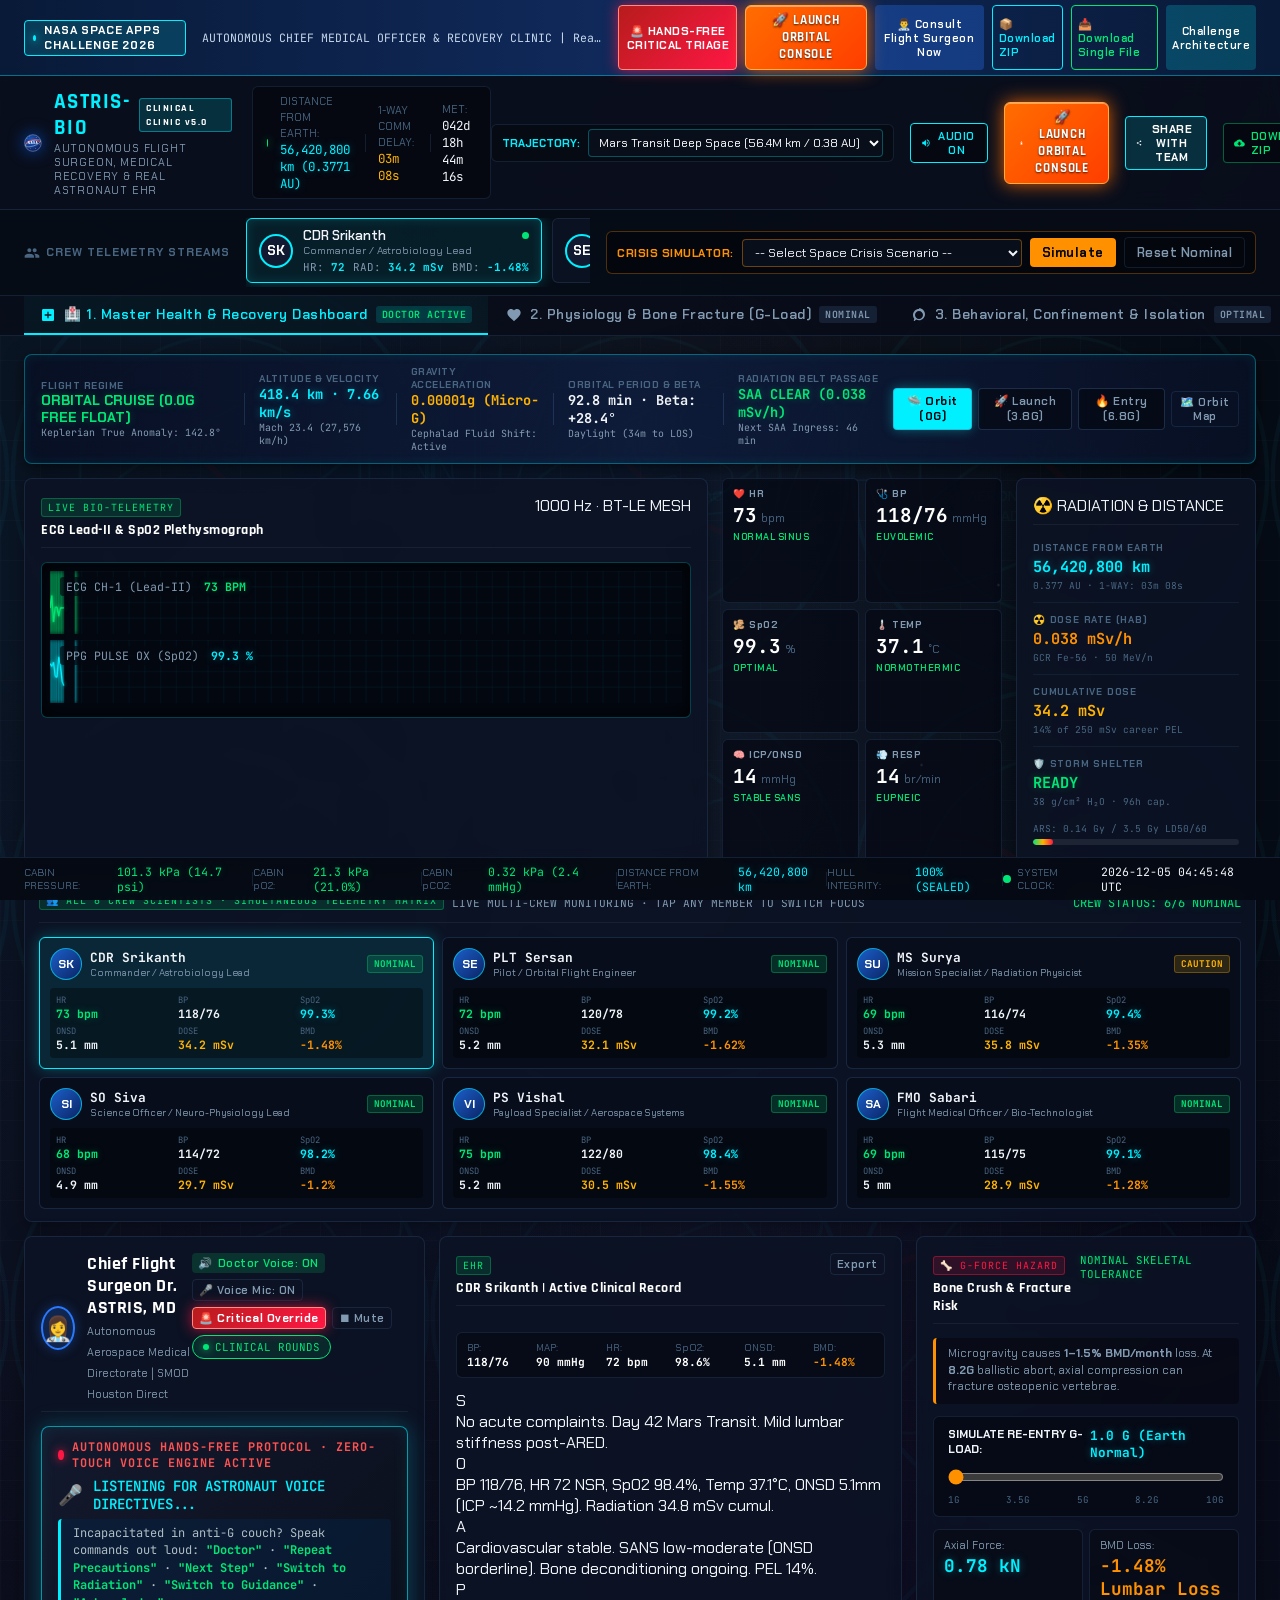
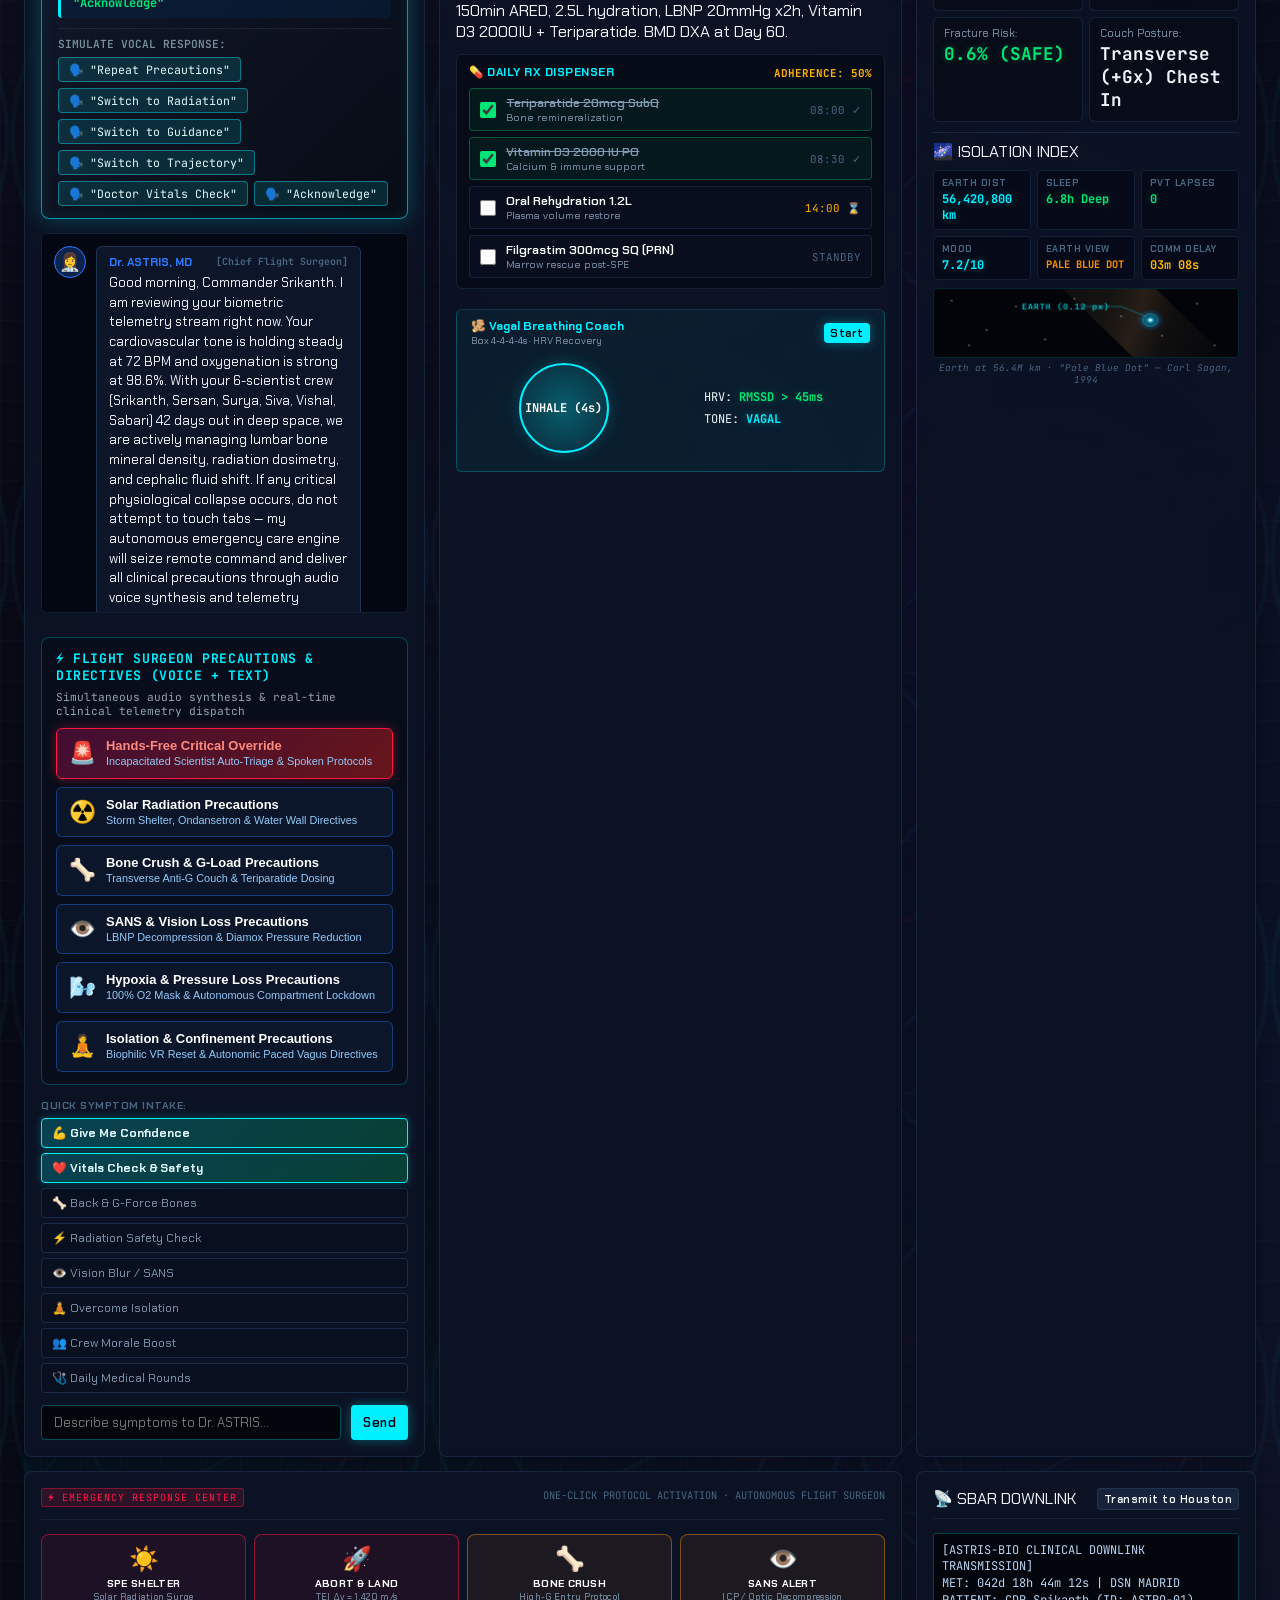
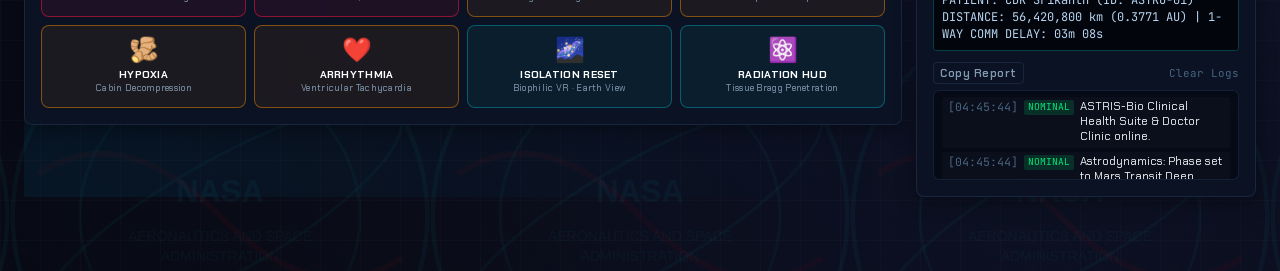
<file: index.html>
﻿<!DOCTYPE html>
<html lang="en">
<head>
  <meta charset="UTF-8">
  <meta name="viewport" content="width=device-width, initial-scale=1.0">
  <title>ASTRIS-Bio | Autonomous Flight Surgeon, Clinical Recovery & Astronaut Health App</title>
  <link rel="stylesheet" href="styles.css">
  <link rel="preconnect" href="https://fonts.googleapis.com">
  <link rel="preconnect" href="https://fonts.gstatic.com">
  <link href="https://fonts.googleapis.com/css2?family=Chakra+Petch:wght@400;500;600;700&family=JetBrains+Mono:wght@300;400;500;700&family=Rajdhani:wght@500;600;700&display=swap" rel="stylesheet">
</head>
<body class="theme-space alert-nominal">

  <!-- NASA SPACE APPS CHALLENGE 2026 TOP INNOVATION STRIP -->
  <div class="space-apps-strip">
    <div class="sas-content">
      <div class="sas-badge">
        <span class="sas-dot"></span>
        <span class="sas-title">NASA SPACE APPS CHALLENGE 2026</span>
      </div>
      <div class="sas-text font-mono">
        AUTONOMOUS CHIEF MEDICAL OFFICER & RECOVERY CLINIC | Real-time EHR, Clinical Rounds & Biofeedback
      </div>
      <div class="sas-actions">
        <button id="btn-top-handsfree-triage" class="btn btn-sm btn-critical-pulse" onclick="triggerCriticalEmergencyHandsFree()" title="Incapacitated Scientist Hands-Free Triage">&#128680; HANDS-FREE CRITICAL TRIAGE</button>
        <button id="btn-strip-launch" class="btn btn-sm btn-launch-orange" onclick="triggerOrbitalLaunchSequence()">&#128640; LAUNCH ORBITAL CONSOLE</button>
        <button id="btn-open-doctor-consult" class="btn btn-sm btn-doctor-pulse" onclick="switchTab('tab-recovery')">&#128104;&#8205;&#9877;&#65039; Consult Flight Surgeon Now</button>
        <a href="astrohealth-monitor.zip" download="astrohealth-monitor.zip" class="btn btn-sm btn-outline" style="color:#00f0ff;border-color:#00f0ff;text-decoration:none;" title="Download complete website ZIP package">&#128230; Download ZIP</a>
        <a href="astris-bio-singlefile.html" download="astris-bio-singlefile.html" class="btn btn-sm btn-outline" style="color:#00e676;border-color:#00e676;text-decoration:none;" title="Download offline standalone file">&#128229; Download Single File</a>
        <button id="btn-open-spaceapps" class="btn btn-sm btn-spaceapps" onclick="switchTab('tab-resources')">Challenge Architecture</button>
      </div>
    </div>
  </div>

  <!-- EMERGENCY ALARM OVERLAY BANNER -->
  <div id="emergency-banner" class="emergency-banner hidden">
    <div class="banner-content">
      <div class="banner-icon-pulse">
        <svg viewBox="0 0 24 24" class="icon-alarm"><path fill="currentColor" d="M12 2L1 21h22L12 2zm0 3.99L19.53 19H4.47L12 5.99zM11 10h2v4h-2zm0 6h2v2h-2z"/></svg>
      </div>
      <div class="banner-text">
        <div class="banner-title" id="emergency-title">CRITICAL EMERGENCY IN PROGRESS</div>
        <div class="banner-desc" id="emergency-desc">Lethal radiation flux or acute physiological failure detected. Immediate autonomous countermeasure execution required.</div>
        <div class="banner-handsfree-note font-mono" id="banner-handsfree-note">&#128483;&#65039; HANDS-FREE AUDIO DIRECTIVES BROADCASTING · SCIENTIST CANNOT TOUCH TABS</div>
      </div>
      <div class="banner-actions">
        <button id="btn-banner-doctor-voice" class="btn btn-emergency-action" onclick="switchTab('tab-recovery'); repeatActiveDoctorPrecautions();">&#128266; Hear Doctor Precautions</button>
        <button id="btn-banner-guidance" class="btn btn-secondary" onclick="switchTab('tab-guidance')">Open Emergency Guidance Protocol</button>
        <button id="btn-banner-abort" class="btn btn-abort-action" onclick="switchTab('tab-trajectory')">Execute Immediate Emergency Landing</button>
        <button id="btn-silence-alarm" class="btn btn-secondary">Silence Audio</button>
      </div>
    </div>
  </div>

  <!-- ORBITAL LAUNCH SEQUENCE HUD OVERLAY -->
  <div id="orbital-launch-overlay" class="orbital-launch-overlay hidden">
    <div class="olo-backdrop"></div>
    <div class="olo-card">
      <div class="olo-header">
        <div class="olo-badge">
          <span class="olo-dot"></span>
          <span>NASA MISSION CONTROL · HOUSTON MCC-H</span>
        </div>
        <span class="font-mono highlight-cyan" id="olo-countdown">T - 00:00:03</span>
      </div>
      <div class="olo-body">
        <div class="olo-telemetry-grid">
          <div class="olo-metric">
            <span class="olo-lbl">MISSION CRAFT</span>
            <span class="olo-val font-mono highlight-green">ASTRIS-BIO (SC-01)</span>
          </div>
          <div class="olo-metric">
            <span class="olo-lbl">ORBIT INCLINATION</span>
            <span class="olo-val font-mono highlight-cyan">51.64° (ISS/Mars Orbit)</span>
          </div>
          <div class="olo-metric">
            <span class="olo-lbl">ORBITAL VELOCITY</span>
            <span class="olo-val font-mono highlight-yellow" id="olo-velocity">7.66 km/s (27,576 km/h)</span>
          </div>
          <div class="olo-metric">
            <span class="olo-lbl">APOGEE / PERIGEE</span>
            <span class="olo-val font-mono" id="olo-altitude">422 km / 414 km</span>
          </div>
        </div>
        <div class="olo-status-stream" id="olo-status-stream">
          <div class="olo-stream-line">[T-05s] DSN Madrid 70m dish telemetry acquisition verified.</div>
          <div class="olo-stream-line">[T-03s] Bio-sensor wireless BT-LE mesh: 4/4 Astronauts online (1000 Hz).</div>
          <div class="olo-stream-line">[T-01s] Dr. ASTRIS Autonomous Flight Surgeon AI active.</div>
          <div class="olo-stream-line highlight-green">[T-00s] ORBITAL INSERTION CONFIRMED. MICROGRAVITY FLOAT ESTABLISHED.</div>
        </div>
        <div class="olo-progress-bar">
          <div class="olo-progress-fill" id="olo-progress-fill" style="width: 100%;"></div>
        </div>
      </div>
      <div class="olo-footer">
        <button id="btn-engage-dashboard" class="btn btn-primary btn-lg" style="width:100%; justify-content:center; padding:10px;">
          &#128640; ENGAGE ORBITAL HEALTH DASHBOARD
        </button>
      </div>
    </div>
  </div>

  <!-- TOP HEADER / HUD NAVIGATION -->
  <header class="hud-header">
    <div class="header-left">
      <div class="brand-badge">
        <div class="brand-insignia" style="width:48px;height:48px;filter:drop-shadow(0 0 8px rgba(0,100,255,0.7));">
          <svg viewBox="0 0 60 60" class="insignia-svg" width="48" height="48">
            <defs>
              <radialGradient id="nasaMeatballBlue" cx="40%" cy="35%" r="60%">
                <stop offset="0%" stop-color="#1b5fc9"/>
                <stop offset="100%" stop-color="#0b2466"/>
              </radialGradient>
            </defs>
            <circle cx="30" cy="30" r="28" fill="url(#nasaMeatballBlue)" stroke="rgba(255,255,255,0.85)" stroke-width="1.2"/>
            <circle cx="10" cy="14" r="1.1" fill="#ffffff"/>
            <circle cx="19" cy="9" r="0.9" fill="#ffffff"/>
            <circle cx="41" cy="11" r="1.1" fill="#ffffff"/>
            <circle cx="51" cy="17" r="0.8" fill="#ffffff"/>
            <circle cx="13" cy="24" r="0.8" fill="#ffffff"/>
            <circle cx="47" cy="23" r="0.9" fill="#ffffff"/>
            <circle cx="52" cy="35" r="0.8" fill="#ffffff"/>
            <circle cx="8" cy="37" r="0.9" fill="#ffffff"/>
            <circle cx="21" cy="48" r="0.8" fill="#ffffff"/>
            <circle cx="39" cy="49" r="1.0" fill="#ffffff"/>
            <path d="M6 31 Q30 8 54 27" fill="none" stroke="#e03a3e" stroke-width="3.2" stroke-linecap="round"/>
            <ellipse cx="30" cy="31" rx="27" ry="9" fill="none" stroke="#ffffff" stroke-width="1.4" transform="rotate(-18 30 31)" opacity="0.85"/>
            <text x="30" y="34.5" font-family="'Arial Black', Arial, sans-serif" font-size="10.5" font-weight="900" fill="#ffffff" text-anchor="middle" letter-spacing="1.2">NASA</text>
          </svg>
        </div>
        <div class="brand-text">
          <div class="brand-title">ASTRIS-BIO <span class="version-tag">CLINICAL CLINIC v5.0</span></div>
          <div class="brand-sub">AUTONOMOUS FLIGHT SURGEON, MEDICAL RECOVERY & REAL ASTRONAUT EHR</div>
        </div>
      </div>

      <!-- DISTANCE FROM EARTH & TELEMETRY PILL -->
      <div class="mission-status-pill">
        <div class="mission-indicator blink-indicator"></div>
        <div class="mission-info">
          <span class="label">DISTANCE FROM EARTH:</span>
          <span id="hud-earth-dist" class="val font-mono highlight-cyan">56,420,800 km (0.377 AU)</span>
        </div>
        <div class="mission-divider"></div>
        <div class="mission-info">
          <span class="label">1-WAY COMM DELAY:</span>
          <span id="hud-comm-delay" class="val font-mono highlight-yellow">03m 08s</span>
        </div>
        <div class="mission-divider"></div>
        <div class="mission-info">
          <span class="label">MET:</span>
          <span id="hud-met" class="val font-mono">042d 18h 44m 12s</span>
        </div>
      </div>
    </div>

    <div class="header-right">
      <!-- Trajectory Phase Selector -->
      <div class="phase-selector-pill">
        <label for="mission-phase-select" class="phase-label">TRAJECTORY:</label>
        <select id="mission-phase-select" class="phase-select">
          <option value="leo">LEO (Space Station - 408 km)</option>
          <option value="moon">Cislunar / Artemis Gateway (384,400 km)</option>
          <option value="mars_transit" selected>Mars Transit Deep Space (56.4M km / 0.38 AU)</option>
          <option value="mars_orbit">Mars Arrival Orbit (225M km / 1.50 AU)</option>
        </select>
      </div>

      <div class="audio-toggle-wrapper">
        <button id="btn-toggle-sound" class="btn btn-hud-tool active" title="Toggle Synthesized Telemetry & Warning Audio">
          <svg class="hud-icon" viewBox="0 0 24 24"><path fill="currentColor" d="M3 9v6h4l5 5V4L7 9H3zm13.5 3c0-1.77-1.02-3.29-2.5-4.03v8.05c1.48-.73 2.5-2.25 2.5-4.02zM14 3.23v2.06c2.89.86 5 3.54 5 6.71s-2.11 5.85-5 6.71v2.06c4.01-.91 7-4.49 7-8.77s-2.99-7.86-7-8.77z"/></svg>
          <span id="sound-status-text">AUDIO ON</span>
        </button>
      </div>

      <!-- OVERALL ALERT TRIAGE MATRIX -->
      <!-- ONE-CLICK SHARE FOR ALL TEAM MEMBERS -->
      <!-- BRIGHT ORANGE ORBITAL LAUNCH BUTTON -->
      <div class="launch-toggle-wrapper">
        <button id="btn-trigger-launch" class="btn btn-launch-orange" onclick="triggerOrbitalLaunchSequence()" title="Launch Orbital Health Monitoring Console">
          <svg class="hud-icon" viewBox="0 0 24 24"><path fill="currentColor" d="M12 2.5s4 4 4 10.5c0 1.5-.5 3-1 4l2 3.5h-3l-2-2-2 2H7l2-3.5c-.5-1-1-2.5-1-4C8 6.5 12 2.5 12 2.5zm0 4c-1.1 0-2 .9-2 2s.9 2 2 2 2-.9 2-2-.9-2-2-2z"/></svg>
          <span id="launch-btn-text">&#128640; LAUNCH ORBITAL CONSOLE</span>
        </button>
      </div>

      <!-- ONE-CLICK SHARE FOR ALL TEAM MEMBERS -->
      <div class="share-toggle-wrapper">
        <button id="btn-share-app" class="btn btn-hud-tool btn-share-pulse" title="Share Web App Link with All Team Members">
          <svg class="hud-icon" viewBox="0 0 24 24"><path fill="currentColor" d="M18 16.08c-.76 0-1.44.3-1.96.77L8.91 12.7c.05-.23.09-.46.09-.7s-.04-.47-.09-.7l7.05-4.11c.54.5 1.25.81 2.04.81 1.66 0 3-1.34 3-3s-1.34-3-3-3-3 1.34-3 3c0 .24.04.47.09.7L8.04 9.81C7.5 9.31 6.79 9 6 9c-1.66 0-3 1.34-3 3s1.34 3 3 3c.79 0 1.5-.31 2.04-.81l7.12 4.16c-.05.21-.08.43-.08.65 0 1.61 1.31 2.92 2.92 2.92 1.61 0 2.92-1.31 2.92-2.92s-1.31-2.92-2.92-2.92z"/></svg>
          <span id="share-btn-text">SHARE WITH TEAM</span>
        </button>
      </div>

      <!-- DIRECT DOWNLOAD BUTTON -->
      <div class="download-toggle-wrapper">
        <a href="astrohealth-monitor.zip" download="astrohealth-monitor.zip" class="btn btn-hud-tool" style="color:#00e676;border-color:rgba(0,230,118,0.4);text-decoration:none;" title="Download complete website ZIP for offline use">
          <svg class="hud-icon" viewBox="0 0 24 24"><path fill="currentColor" d="M19.35 10.04C18.67 6.59 15.64 4 12 4 9.11 4 6.6 5.64 5.35 8.04 2.34 8.36 0 10.91 0 14c0 3.31 2.69 6 6 6h13c2.76 0 5-2.24 5-5 0-2.64-2.05-4.78-4.65-4.96zM17 13l-5 5-5-5h3V9h4v4h3z"/></svg>
          <span>DOWNLOAD ZIP</span>
        </a>
      </div>
      <div class="triage-status-card" id="global-triage-badge">
        <div class="triage-dot"></div>
        <div class="triage-meta">
          <div class="triage-label">SYSTEM TRIAGE</div>
          <div class="triage-level" id="global-triage-text">NOMINAL</div>
        </div>
      </div>
    </div>
  </header>

  <!-- CREW ROSTER & ASTRONAUT PROFILE SWITCHER -->
  <section class="crew-roster-bar">
    <div class="roster-title">
      <svg class="roster-icon" viewBox="0 0 24 24"><path fill="currentColor" d="M16 11c1.66 0 2.99-1.34 2.99-3S17.66 5 16 5c-1.66 0-3 1.34-3 3s1.34 3 3 3zm-8 0c1.66 0 2.99-1.34 2.99-3S9.66 5 8 5C6.34 5 5 6.34 5 8s1.34 3 3 3zm0 2c-2.33 0-7 1.17-7 3.5V19h14v-2.5c0-2.33-4.67-3.5-7-3.5zm8 0c-.29 0-.62.02-.97.05 1.16.84 1.97 1.97 1.97 3.45V19h6v-2.5c0-2.33-4.67-3.5-7-3.5z"/></svg>
      <span>CREW TELEMETRY STREAMS</span>
    </div>

    <div class="roster-cards-container" id="roster-container">
      <!-- Populated via JS for 6 scientists: Srikanth, Sersan, Surya, Siva, Vishal, Sabari -->
    </div>

    <!-- QUICK SIMULATION TRIGGERS -->
    <div class="sim-control-box">
      <span class="sim-label">CRISIS SIMULATOR:</span>
      <select id="sim-scenario-select" class="sim-select">
        <option value="nominal">-- Select Space Crisis Scenario --</option>
        <option value="spe_solar_flare">&#9889; Catastrophic SPE Radiation Surge (>100 mSv/h) - Immediate Land/Shelter</option>
        <option value="bone_crush_gload">&#129460; High-G Re-entry (8.2G) - Severe Bone Crushing & Spinal Fracture</option>
        <option value="isolation_psychosis">&#127756; Deep Space Isolation, Confinement & Earth-Out-Of-View Crisis</option>
        <option value="hypoxia_event">&#129701; Cabin Depressurization / Rapid Hypoxia</option>
        <option value="sans_hypertension">&#128065;&#65039; Acute SANS &amp; Intracranial Pressure (ICP) Spike</option>
        <option value="cardio_arrhythmia">&#10084;&#65039; Ventricular Tachycardia &amp; Syncope</option>
      </select>
      <button id="btn-trigger-sim" class="btn btn-warning-action">Simulate</button>
      <button id="btn-reset-nominal" class="btn btn-outline">Reset Nominal</button>
    </div>
  </section>

  <!-- PRIMARY NAVIGATION TABS -->
  <nav class="primary-tabs" id="primary-tabs-nav">
    <button class="nav-tab active" data-tab="tab-recovery" onclick="switchTab('tab-recovery')">
      <svg class="tab-icon" viewBox="0 0 24 24"><path fill="currentColor" d="M19 3H5c-1.1 0-2 .9-2 2v14c0 1.1.9 2 2 2h14c1.1 0 2-.9 2-2V5c0-1.1-.9-2-2-2zm-2 10h-4v4h-2v-4H7v-2h4V7h2v4h4v2z"/></svg>
      <span>&#127973; 1. Master Health &amp; Recovery Dashboard</span>
      <span class="tab-badge highlight-green" id="badge-recovery">DOCTOR ACTIVE</span>
    </button>
    <button class="nav-tab" data-tab="tab-physiology" onclick="switchTab('tab-physiology')">
      <svg class="tab-icon" viewBox="0 0 24 24"><path fill="currentColor" d="M12 21.35l-1.45-1.32C5.4 15.36 2 12.28 2 8.5 2 5.42 4.42 3 7.5 3c1.74 0 3.41.81 4.5 2.09C13.09 3.81 14.76 3 16.5 3 19.58 3 22 5.42 22 8.5c0 3.78-3.4 6.86-8.55 11.54L12 21.35z"/></svg>
      <span>2. Physiology & Bone Fracture (G-Load)</span>
      <span class="tab-badge" id="badge-physio">NOMINAL</span>
    </button>
    <button class="nav-tab" data-tab="tab-behavioral" onclick="switchTab('tab-behavioral')">
      <svg class="tab-icon" viewBox="0 0 24 24"><path fill="currentColor" d="M12 3c-4.97 0-9 4.03-9 9 0 2.12.74 4.07 1.97 5.61L4.35 19.4c-.39.39-.39 1.02 0 1.41.39.39 1.02.39 1.41 0l1.9-1.9C9.22 19.57 10.57 20 12 20c4.97 0 9-4.03 9-9s-4.03-9-9-9zm0 15c-3.31 0-6-2.69-6-6s2.69-6 6-6 6 2.69 6 6-2.69 6-6 6z"/></svg>
      <span>3. Behavioral, Confinement & Isolation</span>
      <span class="tab-badge" id="badge-behavioral">OPTIMAL</span>
    </button>
    <button class="nav-tab" data-tab="tab-radiation" onclick="switchTab('tab-radiation')">
      <svg class="tab-icon" viewBox="0 0 24 24"><path fill="currentColor" d="M12 2c5.52 0 10 4.48 10 10s-4.48 10-10 10S2 17.52 2 12 6.48 2 12 2zm1 14h-2v2h2v-2zm-1-10c-2.21 0-4 1.79-4 4h2c0-1.1.9-2 2-2s2 .9 2 2c0 2-3 1.75-3 5h2c0-2.25 3-2.5 3-5 0-2.21-1.79-4-4-4z"/></svg>
      <span>4. Radiation Tissue Penetration & Overdose</span>
      <span class="tab-badge" id="badge-radiation">BACKGROUND</span>
    </button>
    <button class="nav-tab" data-tab="tab-trajectory" onclick="switchTab('tab-trajectory')">
      <svg class="tab-icon" viewBox="0 0 24 24"><path fill="currentColor" d="M12 2L4.5 20.29l.71.71L12 18l6.79 3 .71-.71z"/></svg>
      <span>5. Distance from Earth & Emergency Abort</span>
      <span class="tab-badge" id="badge-trajectory">AUTONOMOUS</span>
    </button>
    <button class="nav-tab" data-tab="tab-guidance" onclick="switchTab('tab-guidance')">
      <svg class="tab-icon" viewBox="0 0 24 24"><path fill="currentColor" d="M19 3H5c-1.1 0-2 .9-2 2v14c0 1.1.9 2 2 2h14c1.1 0 2-.9 2-2V5c0-1.1-.9-2-2-2zm-2 10h-4v4h-2v-4H7v-2h4V7h2v4h4v2z"/></svg>
      <span>6. Emergency Guidance & Immediate Landing</span>
      <span class="tab-badge alert-indicator" id="badge-guidance">READY</span>
    </button>
    <button class="nav-tab" data-tab="tab-resources" onclick="switchTab('tab-resources')">
      <svg class="tab-icon" viewBox="0 0 24 24"><path fill="currentColor" d="M12 2l3.09 6.26L22 9.27l-5 4.87 1.18 6.88L12 17.77l-6.18 3.25L7 14.14 2 9.27l6.91-1.01L12 2z"/></svg>
      <span>7. NASA Space Apps 2026 & HRP Hub</span>
      <span class="tab-badge" id="badge-resources">INNOVATION</span>
    </button>
  </nav>

  <!-- MAIN APP CONTAINER -->
  <main class="app-main">

    <!-- ======================================================== -->
    <!-- TAB 1: MASTER HEALTH MONITORING DASHBOARD               -->
    <!-- ======================================================== -->
    <!-- ======================================================== -->
    <!-- TAB 1: MASTER HEALTH MONITORING DASHBOARD               -->
    <!-- ======================================================== -->
    <section id="tab-recovery" class="tab-pane active">
      <!-- ═══ ORBITAL FLIGHT DYNAMICS & TELEMETRY HUD ═══ -->
      <div class="orbital-flight-deck-bar">
        <div class="ofd-item">
          <span class="ofd-label">FLIGHT REGIME</span>
          <div class="ofd-val highlight-green" id="ofd-regime">ORBITAL CRUISE (0.0G FREE FLOAT)</div>
          <span class="ofd-sub font-mono">Keplerian True Anomaly: 142.8°</span>
        </div>
        <div class="ofd-divider"></div>
        <div class="ofd-item">
          <span class="ofd-label">ALTITUDE &amp; VELOCITY</span>
          <div class="ofd-val font-mono highlight-cyan" id="ofd-alt-vel">418.4 km · 7.66 km/s</div>
          <span class="ofd-sub font-mono">Mach 23.4 (27,576 km/h)</span>
        </div>
        <div class="ofd-divider"></div>
        <div class="ofd-item">
          <span class="ofd-label">GRAVITY ACCELERATION</span>
          <div class="ofd-val font-mono highlight-yellow" id="ofd-g-vector">0.00001g (Micro-G)</div>
          <span class="ofd-sub font-mono">Cephalad Fluid Shift: Active</span>
        </div>
        <div class="ofd-divider"></div>
        <div class="ofd-item">
          <span class="ofd-label">ORBITAL PERIOD &amp; BETA</span>
          <div class="ofd-val font-mono" id="ofd-period-beta">92.8 min · Beta: +28.4°</div>
          <span class="ofd-sub font-mono">Daylight (34m to LOS)</span>
        </div>
        <div class="ofd-divider"></div>
        <div class="ofd-item">
          <span class="ofd-label">RADIATION BELT PASSAGE</span>
          <div class="ofd-val font-mono highlight-green" id="ofd-saa-status">SAA CLEAR (0.038 mSv/h)</div>
          <span class="ofd-sub font-mono">Next SAA Ingress: 46 min</span>
        </div>
        <div class="ofd-regime-selector">
          <button class="btn btn-sm btn-regime active" data-regime="orbit" onclick="setFlightRegime('orbit')">&#128760; Orbit (0G)</button>
          <button class="btn btn-sm btn-regime" data-regime="ascent" onclick="setFlightRegime('ascent')">&#128640; Launch (3.8G)</button>
          <button class="btn btn-sm btn-regime" data-regime="reentry" onclick="setFlightRegime('reentry')">&#128293; Entry (6.8G)</button>
          <button class="btn btn-sm btn-outline" id="btn-toggle-orbit-map" onclick="toggleOrbitalGroundMap()">&#128506;&#65039; Orbit Map</button>
        </div>
      </div>

      <!-- COLLAPSIBLE ORBITAL GROUND TRACK & SAA RADIATION MAP -->
      <div class="card card-orbital-ground-map" id="card-orbital-ground-map" style="display:none; margin-bottom: 14px;">
        <div class="card-header" style="display:flex;justify-content:space-between;align-items:center;">
          <div style="display:flex;align-items:center;gap:8px;">
            <span class="badge-live">&#128752; ORBITAL GROUND TRACK &amp; SAA RADIATION HOTSPOT</span>
            <span class="font-mono" style="font-size:0.7rem;color:var(--text-muted);">Real-time orbital ground projection &amp; Deep Space Network (Goldstone, Madrid, Canberra)</span>
          </div>
          <span class="font-mono highlight-cyan" style="font-size:0.72rem;">ORBIT INCLINATION: 51.64°</span>
        </div>
        <div class="orbital-map-canvas-wrapper" style="padding: 8px; background: #030712; border-radius: 6px;">
          <canvas id="orbital-ground-canvas" width="900" height="260" style="width:100%; height:auto;"></canvas>
        </div>
      </div>


      <!-- ═══ DASHBOARD ROW 1: ECG WAVEFORMS + VITALS TILES + RAD/DISTANCE ══ -->
      <div class="dash-row dash-row-top">

        <!-- LIVE ECG/PPG WAVEFORMS -->
        <div class="card dash-card-waveforms">
          <div class="card-header">
            <div class="header-left-meta">
              <span class="badge-live">LIVE BIO-TELEMETRY</span>
              <h3 class="card-title" style="font-size:0.9rem;">ECG Lead-II &amp; SpO2 Plethysmograph</h3>
            </div>
            <div class="header-right-meta"><span class="sensor-tag">1000 Hz · BT-LE MESH</span></div>
          </div>
          <div class="oscilloscope-container">
            <div class="canvas-wrapper">
              <div class="canvas-channel-label">
                <span class="channel-name">ECG CH-1 (Lead-II)</span>
                <span id="canvas-hr-val" class="channel-stat highlight-green">72 BPM</span>
              </div>
              <canvas id="ecg-canvas" width="800" height="80"></canvas>
            </div>
            <div class="canvas-wrapper">
              <div class="canvas-channel-label">
                <span class="channel-name">PPG PULSE OX (SpO2)</span>
                <span id="canvas-spo2-val" class="channel-stat highlight-cyan">98.4 %</span>
              </div>
              <canvas id="ppg-canvas" width="800" height="80"></canvas>
            </div>
          </div>
        </div>

        <!-- VITALS TILES -->
        <div class="dash-vitals-col">
          <div class="vital-metric-card dash-vital-sm" id="card-hr"><div class="vm-title">&#10084;&#65039; HR</div><div class="vm-value"><span id="val-hr" class="num font-mono">72</span> <span class="unit">bpm</span></div><div class="vm-status nominal">NORMAL SINUS</div></div>
          <div class="vital-metric-card dash-vital-sm" id="card-bp"><div class="vm-title">&#129658; BP</div><div class="vm-value"><span id="val-bp" class="num font-mono">118/76</span> <span class="unit">mmHg</span></div><div class="vm-status nominal">EUVOLEMIC</div></div>
          <div class="vital-metric-card dash-vital-sm" id="card-spo2"><div class="vm-title">&#129754; SpO2</div><div class="vm-value"><span id="val-spo2" class="num font-mono">98.4</span> <span class="unit">%</span></div><div class="vm-status nominal">OPTIMAL</div></div>
          <div class="vital-metric-card dash-vital-sm" id="card-temp"><div class="vm-title">&#127777;&#65039; TEMP</div><div class="vm-value"><span id="val-temp" class="num font-mono">37.1</span> <span class="unit">°C</span></div><div class="vm-status nominal">NORMOTHERMIC</div></div>
          <div class="vital-metric-card dash-vital-sm" id="card-icp"><div class="vm-title">&#129504; ICP/ONSD</div><div class="vm-value"><span id="val-icp" class="num font-mono">14.2</span> <span class="unit">mmHg</span></div><div class="vm-status nominal">STABLE SANS</div></div>
          <div class="vital-metric-card dash-vital-sm" id="card-resprate"><div class="vm-title">&#128168; RESP</div><div class="vm-value"><span id="val-resp" class="num font-mono">14</span> <span class="unit">br/min</span></div><div class="vm-status nominal">EUPNEIC</div></div>
        </div>

        <!-- RADIATION & DISTANCE PANEL -->
        <div class="card dash-card-rad-dist">
          <div class="card-header"><span class="badge-accent">&#9762;&#65039; RADIATION &amp; DISTANCE</span></div>
          <div class="rad-dist-compact">
            <div class="rdc-block"><div class="rdc-label">DISTANCE FROM EARTH</div><div class="rdc-value font-mono highlight-cyan" id="dash-dist">56,420,800 km</div><div class="rdc-sub font-mono">0.377 AU · 1-WAY: <span id="dash-delay">3m 08s</span></div></div>
            <div class="rdc-divider"></div>
            <div class="rdc-block"><div class="rdc-label">&#9762;&#65039; DOSE RATE (HAB)</div><div class="rdc-value font-mono highlight-orange" id="dash-doserate">0.038 mSv/h</div><div class="rdc-sub font-mono">GCR Fe-56 · 50 MeV/n</div></div>
            <div class="rdc-divider"></div>
            <div class="rdc-block"><div class="rdc-label">CUMULATIVE DOSE</div><div class="rdc-value font-mono highlight-yellow" id="dash-cumdose">34.8 mSv</div><div class="rdc-sub font-mono">14% of 250 mSv career PEL</div></div>
            <div class="rdc-divider"></div>
            <div class="rdc-block"><div class="rdc-label">&#128737;&#65039; STORM SHELTER</div><div class="rdc-value font-mono highlight-green">READY</div><div class="rdc-sub font-mono">38 g/cm² H₂O · 96h cap.</div></div>
            <div class="rdc-ars-bar">
              <div class="rdc-ars-label font-mono">ARS: 0.14 Gy / 3.5 Gy LD50/60</div>
              <div class="rdc-ars-track"><div class="rdc-ars-fill" id="dash-ars-fill" style="width:4%"></div></div>
            </div>
          </div>
        </div>

      </div>

      <!-- ═══ DASHBOARD: ALL 4 CREW MEMBERS SIMULTANEOUS TELEMETRY MATRIX ══ -->
      <div class="card card-all-crew-matrix">
        <div class="card-header" style="display:flex;justify-content:space-between;align-items:center;">
          <div style="display:flex;align-items:center;gap:8px;">
            <span class="badge-live">&#128101; ALL 6 CREW SCIENTISTS · SIMULTANEOUS TELEMETRY MATRIX</span>
            <span class="font-mono" style="font-size:0.7rem;color:var(--text-muted);">LIVE MULTI-CREW MONITORING · TAP ANY MEMBER TO SWITCH FOCUS</span>
          </div>
          <span class="font-mono highlight-green" style="font-size:0.75rem;">CREW STATUS: 6/6 NOMINAL</span>
        </div>
        <div class="all-crew-grid" id="all-crew-matrix-container">
          <!-- Populated dynamically via JS: 6 scientists live cards -->
        </div>
      </div>

      <!-- ═══ DASHBOARD ROW 2: DR. ASTRIS + EHR + BONE/ISOLATION ══ -->
      <div class="dash-row dash-row-mid">

        <!-- DOCTOR CONSULTATION -->
        <div class="card card-doctor-consult">
          <div class="card-header">
            <div class="doctor-badge-meta">
              <div class="doc-avatar-ring"><span class="doc-icon">&#128105;&#8205;&#9877;&#65039;</span></div>
              <div>
                <h3 class="card-title">Chief Flight Surgeon Dr. ASTRIS, MD</h3>
                <span class="doc-sub">Autonomous Aerospace Medical Directorate | SMOD Houston Direct</span>
              </div>
            </div>
            <div class="doc-header-controls" style="display:flex;align-items:center;gap:6px;flex-wrap:wrap;">
              <button id="btn-toggle-doctor-voice" class="btn btn-sm btn-voice-active" onclick="toggleDoctorVoice()" title="Toggle Voice"><span id="voice-icon">&#128266;</span> <span id="voice-label">Doctor Voice: ON</span></button>
              <button id="btn-toggle-handsfree-mic" class="btn btn-sm btn-outline" onclick="toggleHandsFreeMic()" title="Toggle Voice Recognition Mic">&#127908; Voice Mic: ON</button>
              <button class="btn btn-sm btn-critical-pulse" onclick="triggerCriticalEmergencyHandsFree()" title="Simulate Critical Scientist (Hands-Free Override)">&#128680; Critical Override</button>
              <button id="btn-stop-doctor-speech" class="btn btn-sm btn-outline" onclick="stopDoctorSpeech()" title="Stop Voice">&#9209; Mute</button>
              <div class="doc-status-pill"><span class="live-dot-green"></span><span class="font-mono">CLINICAL ROUNDS</span></div>
            </div>
          </div>

          <!-- AUTONOMOUS HANDS-FREE DIRECTIVE HUD -->
          <div id="handsfree-directive-hud" class="handsfree-directive-hud">
            <div class="hfd-pulse-badge">
              <span class="hfd-live-beacon"></span>
              <span class="hfd-beacon-text font-mono">AUTONOMOUS HANDS-FREE PROTOCOL · ZERO-TOUCH VOICE ENGINE ACTIVE</span>
            </div>
            <div class="hfd-status-row">
              <span class="hfd-mic-icon">&#127908;</span>
              <span id="hfd-voice-status" class="hfd-voice-status font-mono">LISTENING FOR ASTRONAUT VOICE DIRECTIVES...</span>
            </div>
            <div class="hfd-command-hints font-mono">
              Incapacitated in anti-G couch? Speak commands out loud: <strong>"Doctor"</strong> · <strong>"Repeat Precautions"</strong> · <strong>"Next Step"</strong> · <strong>"Switch to Radiation"</strong> · <strong>"Switch to Guidance"</strong> · <strong>"Acknowledge"</strong>
            </div>
            <div class="hfd-voice-sim-strip">
              <span class="hfd-sim-lbl font-mono">Simulate Vocal Response:</span>
              <button type="button" class="btn-voice-sim" onclick="simulateVoiceCommand('repeat precautions')">&#128483;&#65039; "Repeat Precautions"</button>
              <button type="button" class="btn-voice-sim" onclick="simulateVoiceCommand('switch to radiation')">&#128483;&#65039; "Switch to Radiation"</button>
              <button type="button" class="btn-voice-sim" onclick="simulateVoiceCommand('switch to guidance')">&#128483;&#65039; "Switch to Guidance"</button>
              <button type="button" class="btn-voice-sim" onclick="simulateVoiceCommand('switch to trajectory')">&#128483;&#65039; "Switch to Trajectory"</button>
              <button type="button" class="btn-voice-sim" onclick="simulateVoiceCommand('doctor vitals check')">&#128483;&#65039; "Doctor Vitals Check"</button>
              <button type="button" class="btn-voice-sim" onclick="simulateVoiceCommand('acknowledge')">&#128483;&#65039; "Acknowledge"</button>
            </div>
          </div>

          <div class="doctor-chat-feed" id="doctor-chat-feed">
            <div class="chat-message doc-msg">
              <div class="cm-avatar">&#128105;&#8205;&#9877;&#65039;</div>
              <div class="cm-body">
                <div class="cm-sender">Dr. ASTRIS, MD <span class="cm-time font-mono">[Chief Flight Surgeon]</span></div>
                <div class="cm-text" id="doc-initial-greeting">Good morning, Commander Srikanth. I am reviewing your biometric telemetry stream right now. Your cardiovascular tone is holding steady at 72 BPM and oxygenation is strong at 98.6%. With your 6-scientist crew (Srikanth, Sersan, Surya, Siva, Vishal, Sabari) 42 days out in deep space, we are actively managing lumbar bone mineral density, radiation dosimetry, and cephalic fluid shift. If any critical physiological collapse occurs, do not attempt to touch tabs — my autonomous emergency care engine will seize remote command and deliver all clinical precautions through audio voice synthesis and telemetry directives. How are you feeling right now? <button class="btn btn-sm btn-outline" style="margin-left:6px;padding:2px 8px;font-size:0.7rem;" onclick="speakDoctor(document.getElementById('doc-initial-greeting').innerText)">&#128266; Listen</button></div>
              </div>
            </div>
          </div>

          <!-- FLIGHT SURGEON PRECAUTIONS DISPATCHER -->
          <div class="doctor-precautions-dispatcher">
            <div class="dpd-header">
              <span class="dpd-title font-mono">&#9889; FLIGHT SURGEON PRECAUTIONS &amp; DIRECTIVES (VOICE + TEXT)</span>
              <span class="dpd-sub font-mono">Simultaneous audio synthesis &amp; real-time clinical telemetry dispatch</span>
            </div>
            <div class="dpd-btn-grid">
              <button type="button" class="btn-precaution btn-crit-override" onclick="triggerCriticalEmergencyHandsFree()">
                <span class="bp-icon">&#128680;</span>
                <div class="bp-info">
                  <strong>Hands-Free Critical Override</strong>
                  <span>Incapacitated Scientist Auto-Triage &amp; Spoken Protocols</span>
                </div>
              </button>
              <button type="button" class="btn-precaution" onclick="dispatchSpokenAdvice('radiation_precautions')">
                <span class="bp-icon">&#9762;&#65039;</span>
                <div class="bp-info">
                  <strong>Solar Radiation Precautions</strong>
                  <span>Storm Shelter, Ondansetron &amp; Water Wall Directives</span>
                </div>
              </button>
              <button type="button" class="btn-precaution" onclick="dispatchSpokenAdvice('bone_crush_precautions')">
                <span class="bp-icon">&#129460;</span>
                <div class="bp-info">
                  <strong>Bone Crush &amp; G-Load Precautions</strong>
                  <span>Transverse Anti-G Couch &amp; Teriparatide Dosing</span>
                </div>
              </button>
              <button type="button" class="btn-precaution" onclick="dispatchSpokenAdvice('sans_precautions')">
                <span class="bp-icon">&#128065;&#65039;</span>
                <div class="bp-info">
                  <strong>SANS &amp; Vision Loss Precautions</strong>
                  <span>LBNP Decompression &amp; Diamox Pressure Reduction</span>
                </div>
              </button>
              <button type="button" class="btn-precaution" onclick="dispatchSpokenAdvice('hypoxia_precautions')">
                <span class="bp-icon">&#127788;&#65039;</span>
                <div class="bp-info">
                  <strong>Hypoxia &amp; Pressure Loss Precautions</strong>
                  <span>100% O2 Mask &amp; Autonomous Compartment Lockdown</span>
                </div>
              </button>
              <button type="button" class="btn-precaution" onclick="dispatchSpokenAdvice('isolation_precautions')">
                <span class="bp-icon">&#129496;</span>
                <div class="bp-info">
                  <strong>Isolation &amp; Confinement Precautions</strong>
                  <span>Biophilic VR Reset &amp; Autonomic Paced Vagus Directives</span>
                </div>
              </button>
            </div>
          </div>

          <div class="quick-symptoms-tray">
            <span class="qst-label">QUICK SYMPTOM INTAKE:</span>
            <div class="qst-buttons">
              <button class="btn-symptom-chip btn-confidence-chip" data-symptom="doctor_confidence">&#128170; Give Me Confidence</button>
              <button class="btn-symptom-chip btn-confidence-chip" data-symptom="vitals_safety">&#10084;&#65039; Vitals Check &amp; Safety</button>
              <button class="btn-symptom-chip" data-symptom="spine_crush">&#129460; Back &amp; G-Force Bones</button>
              <button class="btn-symptom-chip" data-symptom="rad_nausea">&#9889; Radiation Safety Check</button>
              <button class="btn-symptom-chip" data-symptom="sans_headache">&#128065;&#65039; Vision Blur / SANS</button>
              <button class="btn-symptom-chip" data-symptom="isolation_anxiety">&#129496; Overcome Isolation</button>
              <button class="btn-symptom-chip" data-symptom="crew_morale">&#128101; Crew Morale Boost</button>
              <button class="btn-symptom-chip" data-symptom="nominal_check">&#129658; Daily Medical Rounds</button>
            </div>
          </div>
          <div class="chat-input-bar">
            <input type="text" id="chat-patient-input" class="chat-patient-input" placeholder="Describe symptoms to Dr. ASTRIS…">
            <button id="btn-send-patient-msg" class="btn btn-primary">Send</button>
          </div>
        </div>

        <!-- PATIENT EHR -->
        <div class="card card-patient-ehr">
          <div class="card-header">
            <div><span class="badge-live">EHR</span><h3 class="card-title" id="ehr-patient-title" style="font-size:0.88rem;">CDR Srikanth | Active Record</h3></div>
            <button id="btn-export-ehr" class="btn btn-sm btn-outline">Export</button>
          </div>
          <div class="ehr-vitals-strip">
            <div class="evs-item"><span class="evs-lbl">BP:</span><span class="evs-val font-mono" id="ehr-bp">118/76</span></div>
            <div class="evs-item"><span class="evs-lbl">MAP:</span><span class="evs-val font-mono" id="ehr-map">90</span></div>
            <div class="evs-item"><span class="evs-lbl">HR:</span><span class="evs-val font-mono" id="ehr-hr">72 bpm</span></div>
            <div class="evs-item"><span class="evs-lbl">SpO2:</span><span class="evs-val font-mono" id="ehr-spo2">98.4%</span></div>
            <div class="evs-item"><span class="evs-lbl">ONSD:</span><span class="evs-val font-mono" id="ehr-onsd">5.1 mm</span></div>
            <div class="evs-item"><span class="evs-lbl">BMD:</span><span class="evs-val font-mono highlight-orange" id="ehr-bmd">-1.5%/mo</span></div>
          </div>
          <div class="soap-note-container" id="soap-note-container">
            <div class="soap-label">S</div><div class="soap-text" id="soap-S">No acute complaints. Day 42 Mars Transit. Mild lumbar stiffness post-ARED.</div>
            <div class="soap-label">O</div><div class="soap-text" id="soap-O">BP 118/76, HR 72 NSR, SpO2 98.4%, Temp 37.1°C, ONSD 5.1mm (ICP ~14.2 mmHg). Radiation 34.8 mSv cumul.</div>
            <div class="soap-label">A</div><div class="soap-text" id="soap-A">Cardiovascular stable. SANS low-moderate (ONSD borderline). Bone deconditioning ongoing. PEL 14%.</div>
            <div class="soap-label">P</div><div class="soap-text" id="soap-P">150min ARED, 2.5L hydration, LBNP 20mmHg x2h, Vitamin D3 2000IU + Teriparatide. BMD DXA at Day 60.</div>
          </div>
          <div class="medication-dispenser-box">
            <div class="mdb-header"><span class="mdb-title">&#128138; DAILY RX DISPENSER</span><span class="mdb-adherence font-mono highlight-green" id="med-adherence-pct">ADHERENCE: 100%</span></div>
            <div class="med-list" id="med-prescription-list">
              <div class="med-item completed"><input type="checkbox" class="med-chk" id="med-1" checked><div class="med-info"><div class="med-name">Teriparatide 20mcg SubQ</div><div class="med-sub">Bone remineralization</div></div><span class="med-time font-mono">08:00 &#10003;</span></div>
              <div class="med-item completed"><input type="checkbox" class="med-chk" id="med-2" checked><div class="med-info"><div class="med-name">Vitamin D3 2000 IU PO</div><div class="med-sub">Calcium &amp; immune support</div></div><span class="med-time font-mono">08:30 &#10003;</span></div>
              <div class="med-item"><input type="checkbox" class="med-chk" id="med-3"><div class="med-info"><div class="med-name">Oral Rehydration 1.2L</div><div class="med-sub">Plasma volume restore</div></div><span class="med-time font-mono highlight-yellow">14:00 &#8987;</span></div>
              <div class="med-item"><input type="checkbox" class="med-chk" id="med-4"><div class="med-info"><div class="med-name">Filgrastim 300mcg SQ (PRN)</div><div class="med-sub">Marrow rescue post-SPE</div></div><span class="med-time font-mono">STANDBY</span></div>
            </div>
          </div>
          <div class="biofeedback-coach-box">
            <div class="bfc-header">
              <div><span class="bfc-title">&#129754; Vagal Breathing Coach</span><div class="bfc-sub">Box 4-4-4-4s · HRV Recovery</div></div>
              <button id="btn-toggle-breathing" class="btn btn-primary btn-sm">Start</button>
            </div>
            <div class="breathing-visual-container">
              <div class="breathing-circle-pacer" id="breathing-circle"><div class="pacer-text font-mono" id="breathing-cue">INHALE (4s)</div></div>
              <div class="breathing-metrics font-mono"><div>HRV: <strong class="highlight-green">RMSSD &gt; 45ms</strong></div><div>TONE: <strong class="highlight-cyan" id="autonomic-tone-val">VAGAL</strong></div></div>
            </div>
          </div>
        </div>

        <!-- BONE CRUSH + ISOLATION COMPACT -->
        <div class="card dash-card-bone">
          <div class="card-header">
            <div><span class="badge-live-emergency">&#129460; G-FORCE HAZARD</span><h3 class="card-title" style="font-size:0.85rem;">Bone Crush &amp; Fracture Risk</h3></div>
            <span class="font-mono highlight-orange" id="bone-hazard-status" style="font-size:0.68rem;">NOMINAL</span>
          </div>
          <div class="bone-crush-container">
            <div class="bone-explain" style="font-size:0.72rem;">Microgravity causes <strong>1–1.5% BMD/month</strong> loss. At <strong>8.2G</strong> ballistic abort, axial compression can fracture osteopenic vertebrae.</div>
            <div class="gload-simulator-box">
              <div class="gl-header"><span style="font-size:0.72rem;">SIMULATE RE-ENTRY G-LOAD:</span><span class="font-mono highlight-cyan" id="gload-val-text" style="font-size:0.8rem;">1.0 G</span></div>
              <input type="range" id="gload-slider" min="1.0" max="10.0" step="0.2" value="1.0" class="gload-range">
              <div class="gload-scale font-mono" style="font-size:0.58rem;"><span>1G</span><span>3.5G</span><span>5G</span><span>8.2G</span><span>10G</span></div>
            </div>
            <div class="fracture-metrics-grid" style="grid-template-columns:1fr 1fr;gap:6px;">
              <div class="fm-card"><span class="fm-label">Axial Force:</span><span class="fm-val font-mono highlight-cyan" id="calc-axial-force">0.78 kN</span></div>
              <div class="fm-card"><span class="fm-label">BMD Loss:</span><span class="fm-val font-mono highlight-orange" id="calc-bmd-loss">-1.50%</span></div>
              <div class="fm-card"><span class="fm-label">Fracture Risk:</span><span class="fm-val font-mono highlight-green" id="calc-fracture-risk">1.2%</span></div>
              <div class="fm-card"><span class="fm-label">Couch Posture:</span><span class="fm-val font-mono" id="calc-couch-posture">+Gx 75°</span></div>
            </div>
          </div>
          <div style="margin-top:10px;border-top:1px solid var(--border-subtle);padding-top:8px;">
            <div class="card-header" style="margin-bottom:6px;border:none;padding:0;"><span class="badge-accent">&#127756; ISOLATION INDEX</span></div>
            <div class="isolation-compact-grid">
              <div class="iso-metric"><div class="iso-lbl">EARTH DIST</div><div class="iso-val font-mono highlight-cyan" id="dash-iso-dist">56.4M km</div></div>
              <div class="iso-metric"><div class="iso-lbl">SLEEP</div><div class="iso-val font-mono highlight-green">6.8h Deep</div></div>
              <div class="iso-metric"><div class="iso-lbl">PVT LAPSES</div><div class="iso-val font-mono highlight-green">0</div></div>
              <div class="iso-metric"><div class="iso-lbl">MOOD</div><div class="iso-val font-mono highlight-cyan">7.2/10</div></div>
              <div class="iso-metric"><div class="iso-lbl">EARTH VIEW</div><div class="iso-val font-mono highlight-orange" style="font-size:0.65rem;">PALE BLUE DOT</div></div>
              <div class="iso-metric"><div class="iso-lbl">COMM DELAY</div><div class="iso-val font-mono highlight-yellow" id="dash-iso-delay">3m 08s</div></div>
            </div>
            <div class="pale-blue-dot-container-sm">
              <canvas id="pale-dot-canvas-dash" width="260" height="70"></canvas>
              <div class="pbd-label-sm font-mono">Earth at 56.4M km · "Pale Blue Dot" — Carl Sagan, 1994</div>
            </div>
          </div>
        </div>
      </div>

      <!-- ═══ DASHBOARD ROW 3: EMERGENCY QUICK RESPONSE + SBAR DOWNLINK ══ -->
      <div class="dash-row dash-row-bottom">
        <div class="card dash-card-quick-protocols">
          <div class="card-header">
            <span class="badge-live-emergency">&#9889; EMERGENCY RESPONSE CENTER</span>
            <span class="font-mono" style="font-size:0.65rem;color:var(--text-dim);">ONE-CLICK PROTOCOL ACTIVATION · AUTONOMOUS FLIGHT SURGEON</span>
          </div>
          <div class="quick-protocol-grid">
            <button class="qp-btn qp-critical" onclick="switchTab('tab-guidance')"><div class="qp-icon">&#9728;&#65039;</div><div class="qp-label">SPE SHELTER<br><span class="qp-sub">Solar Radiation Surge</span></div></button>
            <button class="qp-btn qp-critical" onclick="switchTab('tab-trajectory')"><div class="qp-icon">&#128640;</div><div class="qp-label">ABORT &amp; LAND<br><span class="qp-sub">TEI &#916;v = 1,420 m/s</span></div></button>
            <button class="qp-btn qp-warning" onclick="switchTab('tab-guidance')"><div class="qp-icon">&#129460;</div><div class="qp-label">BONE CRUSH<br><span class="qp-sub">High-G Entry Protocol</span></div></button>
            <button class="qp-btn qp-warning" onclick="switchTab('tab-guidance')"><div class="qp-icon">&#128065;&#65039;</div><div class="qp-label">SANS ALERT<br><span class="qp-sub">ICP / Optic Decompression</span></div></button>
            <button class="qp-btn qp-warning" onclick="switchTab('tab-guidance')"><div class="qp-icon">&#129754;</div><div class="qp-label">HYPOXIA<br><span class="qp-sub">Cabin Decompression</span></div></button>
            <button class="qp-btn qp-warning" onclick="switchTab('tab-guidance')"><div class="qp-icon">&#10084;&#65039;</div><div class="qp-label">ARRHYTHMIA<br><span class="qp-sub">Ventricular Tachycardia</span></div></button>
            <button class="qp-btn qp-nominal" onclick="switchTab('tab-behavioral')"><div class="qp-icon">&#127756;</div><div class="qp-label">ISOLATION RESET<br><span class="qp-sub">Biophilic VR · Earth View</span></div></button>
            <button class="qp-btn qp-nominal" onclick="switchTab('tab-radiation')"><div class="qp-icon">&#9883;&#65039;</div><div class="qp-label">RADIATION HUD<br><span class="qp-sub">Tissue Bragg Penetration</span></div></button>
          </div>
        </div>
        <div class="card dash-card-sbar">
          <div class="card-header">
            <span class="badge-accent">&#128225; SBAR DOWNLINK</span>
            <button id="btn-generate-sbar" class="btn btn-sm btn-secondary">Transmit to Houston</button>
          </div>
          <textarea id="sbar-text" class="sbar-textarea font-mono" rows="6" readonly>
[ASTRIS-BIO CLINICAL DOWNLINK]
MET: 042d 18h 44m 12s | DSN MADRID
PATIENT: CDR Srikanth (ASTRO-01)
DISTANCE: 56,420,800 km | DELAY: 03m 08s

SITUATION: Nominal telemetry across all bio-sensors.
BACKGROUND: Day 42 Mars Transit. ARED compliance 86.7%.
ASSESSMENT: CV stable. ONSD 5.1mm. Radiation 34.8 mSv (14% PEL).
RECOMMENDATION: 150min ARED, 2.5L hydration, LBNP 2h daily.
          </textarea>
          <div class="sbar-actions-row">
            <button id="btn-copy-sbar" class="btn btn-sm btn-outline">Copy Report</button>
            <button id="btn-clear-logs" class="btn-clear font-mono">Clear Logs</button>
          </div>
          <div class="event-log-container" id="event-log-list" style="height:90px;margin-top:6px;">
            <div class="log-entry log-nominal"><span class="log-time font-mono">[MET+42d]</span><span class="log-badge-tag tag-nom">NOMINAL</span><span class="log-msg">ASTRIS-Bio health suite online. All sensors calibrated.</span></div>
          </div>
        </div>
      </div>

    </section>

    <!-- ======================================================== -->
    <!-- TAB 2: PHYSIOLOGY & BONE CRUSHING (G-LOAD) RISKS        -->
    <!-- ======================================================== -->
    <section id="tab-physiology" class="tab-pane">
      <div class="pane-grid-layout">
        
        <!-- Left: Continuous Waveforms & Realtime Vitals -->
        <div class="card card-telemetry-waveforms">
          <div class="card-header">
            <div class="header-left-meta">
              <span class="badge-live">LIVE TELEMETRY STREAM</span>
              <h3 class="card-title">Continuous Cardiovascular & Plethysmograph Oscilloscope</h3>
            </div>
            <div class="header-right-meta">
              <span class="sensor-tag">LEAD-II ECG & PLETHYSMOGRAM</span>
              <span class="sample-rate">1000 Hz / BT-LE MESH</span>
            </div>
          </div>
          
          <div class="oscilloscope-container">
            <div class="canvas-wrapper">
              <div class="canvas-channel-label">
                <span class="channel-name">ECG CH-1</span>
                <span id="canvas-hr-val-phys" class="channel-stat highlight-green">72 BPM</span>
              </div>
              <canvas id="ecg-canvas-phys" width="800" height="130"></canvas>
            </div>

            <div class="canvas-wrapper">
              <div class="canvas-channel-label">
                <span class="channel-name">PPG PULSE OX (SpO2)</span>
                <span id="canvas-spo2-val-phys" class="channel-stat highlight-cyan">98.4 %</span>
              </div>
              <canvas id="ppg-canvas-phys" width="800" height="90"></canvas>
            </div>
          </div>

          <!-- Realtime Vitals Grid -->
          <div class="vitals-quick-grid">
            <div class="vital-metric-card" id="card-hr-phys">
              <div class="vm-title">HEART RATE</div>
              <div class="vm-value"><span id="val-hr-phys" class="num font-mono">72</span> <span class="unit">bpm</span></div>
              <div class="vm-range">RESTING TARGET: 60-85 BPM</div>
              <div class="vm-status nominal">NORMAL SINUS</div>
            </div>

            <div class="vital-metric-card" id="card-bp-phys">
              <div class="vm-title">BLOOD PRESSURE</div>
              <div class="vm-value"><span id="val-bp-phys" class="num font-mono">118/76</span> <span class="unit">mmHg</span></div>
              <div class="vm-range">MAP: <span id="val-map-phys">90</span> mmHg</div>
              <div class="vm-status nominal">EUVOLEMIC</div>
            </div>

            <div class="vital-metric-card" id="card-spo2-phys">
              <div class="vm-title">OXYGEN SATURATION</div>
              <div class="vm-value"><span id="val-spo2-phys" class="num font-mono">98.4</span> <span class="unit">%</span></div>
              <div class="vm-range">CABIN pO2: 21.2 kPa</div>
              <div class="vm-status nominal">ADEQUATE PERFUSION</div>
            </div>

            <div class="vital-metric-card" id="card-temp-phys">
              <div class="vm-title">CORE BODY TEMP</div>
              <div class="vm-value"><span id="val-temp-phys" class="num font-mono">37.1</span> <span class="unit">&deg;C</span></div>
              <div class="vm-range">CIRCADIAN PEAK: 37.4&deg;C</div>
              <div class="vm-status nominal">NORMOTHERMIC</div>
            </div>

            <div class="vital-metric-card" id="card-icp-phys">
              <div class="vm-title">INTRACRANIAL PRESSURE (EST.)</div>
              <div class="vm-value"><span id="val-icp-phys" class="num font-mono">14.2</span> <span class="unit">mmHg</span></div>
              <div class="vm-range">ONSD: <span id="val-onsd-phys">5.1</span> mm</div>
              <div class="vm-status nominal">STABLE SANS TONE</div>
            </div>

            <div class="vital-metric-card" id="card-resprate-phys">
              <div class="vm-title">RESPIRATORY RATE</div>
              <div class="vm-value"><span id="val-resp-phys" class="num font-mono">14</span> <span class="unit">br/min</span></div>
              <div class="vm-range">END-TIDAL CO2: 36 mmHg</div>
              <div class="vm-status nominal">EUPNEIC</div>
            </div>
          </div>
        </div>

        <!-- Right: "Bone Crushing" Gravity Re-entry & Musculoskeletal Fracture Risk -->
        <div class="card card-bone-crush">
          <div class="card-header">
            <div>
              <span class="badge-live-emergency">GRAVITY HAZARD</span>
              <h3 class="card-title">"Bone Crushing" G-Force Fracture & Osteopenia Risk</h3>
            </div>
            <span class="font-mono highlight-orange" id="bone-hazard-status-phys">NOMINAL MICRO-G</span>
          </div>

          <div class="bone-crush-container">
            <div class="bone-explain">
              In microgravity, bone loses <strong>1.0% to 1.5% BMD/month</strong>. When returning to Earth or landing under high G-forces (ballistic abort up to <strong>8.2G</strong>), compressive axial forces can cause severe <strong>vertebral compression fractures ("bone crushing")</strong>.
            </div>

            <!-- G-Force Interactive Simulation Slider -->
            <div class="gload-simulator-box">
              <div class="gl-header">
                <span>SIMULATE RE-ENTRY G-LOAD (AXIAL COMPRESSION):</span>
                <span class="font-mono highlight-cyan" id="gload-val-text-phys">1.0 G (Earth Normal)</span>
              </div>
              <input type="range" id="gload-slider-phys" min="1.0" max="10.0" step="0.2" value="1.0" class="gload-range">
              <div class="gload-scale font-mono">
                <span>1G (Normal)</span>
                <span>3.5G (Shuttle Re-entry)</span>
                <span>5G (Soyuz Nominal)</span>
                <span>8.2G (Ballistic Abort)</span>
                <span>10G (Lethal)</span>
              </div>
            </div>

            <!-- Dynamic Fracture Hazard Matrix -->
            <div class="fracture-metrics-grid">
              <div class="fm-card">
                <span class="fm-label">Lumbar Spine Axial Load:</span>
                <span class="fm-val font-mono highlight-yellow" id="calc-axial-force-phys">0.78 kN</span>
                <span class="fm-sub">Normal: 0.8 kN | Danger: >4.5 kN</span>
              </div>
              <div class="fm-card">
                <span class="fm-label">Current BMD Loss %:</span>
                <span class="fm-val font-mono highlight-orange" id="calc-bmd-loss-phys">-1.54%</span>
                <span class="fm-sub">Trabecular pore volume +12%</span>
              </div>
              <div class="fm-card">
                <span class="fm-label">Vertebral Fracture Risk:</span>
                <span class="fm-val font-mono highlight-green" id="calc-fracture-risk-phys">0.4% (Minimal)</span>
                <span class="fm-sub">L1-L5 Wedge Collapse Risk</span>
              </div>
              <div class="fm-card">
                <span class="fm-label">Anti-G Couch Orientation:</span>
                <span class="fm-val font-mono highlight-cyan" id="calc-couch-posture-phys">Transverse (+Gx) Chest In</span>
                <span class="fm-sub">Eliminates axial (+Gz) spine crush</span>
              </div>
            </div>

            <!-- Bone Crushing Countermeasure Guide -->
            <div class="bone-countermeasure-box">
              <h5 class="bcb-title">Pre-Landing Bone Protection Countermeasures:</h5>
              <ul class="bcb-list">
                <li><strong>Anti-G Couch Contouring:</strong> Recline astronaut to 75&deg; transverse angle (+Gx) to divert G-forces across the broad chest instead of compressive head-to-toe spinal axis (+Gz).</li>
                <li><strong>Pneumatic Anti-G Suit (PAGS):</strong> Inflate lower abdominal and thigh bladders to 50 mmHg to stabilize pelvis and prevent venous pooling syncope.</li>
                <li><strong>Bisphosphonate & Teriparatide (PTH) Infusion:</strong> Activates osteoblast bone remineralization 14 days before entry interface.</li>
                <li><strong>Spinal Harness Energy Absorbers:</strong> Seat shock dampers configured to limit impact spikes to &lt; 2.5 kN.</li>
              </ul>
            </div>
          </div>
        </div>

      </div>

      <!-- Bottom: Interactive Anatomical Organ Map -->
      <div class="card card-anatomical-risk">
        <div class="card-header">
          <h3 class="card-title">Microgravity Physiology Risk Architecture & Organ Explorer</h3>
          <span class="info-tooltip">Interactive Body Map: Click any organ node below to inspect clinical pathology</span>
        </div>

        <div class="anatomy-explorer">
          <div class="anatomy-visual-column">
            <!-- SVG Silhouette -->
            <svg id="human-anatomy-svg" viewBox="0 0 200 420" class="anatomy-svg">
              <path class="body-base" d="M100 20 C108 20 114 28 114 38 C114 48 108 55 103 57 C109 60 128 66 136 78 C144 90 148 120 152 165 C153 175 149 180 143 180 C138 180 135 174 133 162 L131 125 L124 125 L122 220 L132 300 L134 380 C135 390 124 394 120 385 L108 285 L100 240 L92 285 L80 385 C76 394 65 390 66 380 L68 300 L78 220 L76 125 L69 125 L67 162 C65 174 62 180 57 180 C51 180 47 175 48 165 C52 120 56 90 64 78 C72 66 91 60 97 57 C92 55 86 48 86 38 C86 28 92 20 100 20 Z" />
              
              <!-- Head / SANS -->
              <g class="organ-node active-node" id="node-sans" data-organ="sans">
                <circle cx="100" cy="38" r="14" class="organ-pulse pulse-sans" />
                <circle cx="100" cy="38" r="6" class="organ-core" />
                <text x="100" y="42" class="node-label">SANS</text>
              </g>

              <!-- Vestibular -->
              <g class="organ-node" id="node-vestibular" data-organ="vestibular">
                <circle cx="120" cy="38" r="8" class="organ-pulse" />
                <circle cx="120" cy="38" r="4" class="organ-core" />
                <text x="138" y="42" class="node-text-sm">Vestibular</text>
              </g>

              <!-- Heart -->
              <g class="organ-node" id="node-cardio" data-organ="cardio">
                <circle cx="104" cy="98" r="16" class="organ-pulse pulse-cardio" />
                <circle cx="104" cy="98" r="7" class="organ-core" />
                <text x="104" y="102" class="node-label">HEART</text>
              </g>

              <!-- Pulmonary / Lungs -->
              <g class="organ-node" id="node-pulmonary" data-organ="pulmonary">
                <circle cx="82" cy="98" r="10" class="organ-pulse" />
                <circle cx="82" cy="98" r="4" class="organ-core" />
                <text x="58" y="100" class="node-text-sm">Lungs</text>
              </g>

              <!-- Immune & Bone Marrow -->
              <g class="organ-node" id="node-immune" data-organ="immune">
                <circle cx="100" cy="150" r="12" class="organ-pulse" />
                <circle cx="100" cy="150" r="5" class="organ-core" />
                <text x="100" y="154" class="node-label">IMMUNE</text>
              </g>

              <!-- Spine (Bone Crushing Vulnerability) -->
              <g class="organ-node" id="node-spine" data-organ="spine">
                <line x1="100" y1="65" x2="100" y2="185" stroke="var(--cyan-glow)" stroke-width="3" stroke-dasharray="2 4" />
                <circle cx="100" cy="120" r="5" class="organ-core" />
                <text x="124" y="125" class="node-text-sm">Spine BMD</text>
              </g>

              <!-- Muscles -->
              <g class="organ-node" id="node-muscles" data-organ="muscles">
                <circle cx="85" cy="270" r="10" class="organ-pulse" />
                <circle cx="115" cy="270" r="10" class="organ-pulse" />
                <circle cx="85" cy="270" r="5" class="organ-core" />
                <circle cx="115" cy="270" r="5" class="organ-core" />
                <text x="100" y="274" class="node-label">MUSCLE</text>
              </g>
            </svg>

            <div class="anatomy-legend">
              <span class="legend-item"><span class="dot-legend nominal-dot"></span> Low Risk</span>
              <span class="legend-item"><span class="dot-legend warning-dot"></span> Moderate Shift</span>
              <span class="legend-item"><span class="dot-legend critical-dot"></span> Critical Hazard</span>
            </div>
          </div>

          <!-- Organ Inspection Card -->
          <div class="organ-detail-panel" id="organ-detail-card">
            <div class="od-header">
              <div class="od-icon" id="od-icon">&#128065;&#65039;</div>
              <div class="od-titles">
                <h4 class="od-name" id="od-title">SANS (Spaceflight-Associated Neuro-ocular Syndrome)</h4>
                <span class="od-risk-tier" id="od-tier">HIGH PRIORITY RISK (HRP RED)</span>
              </div>
            </div>

            <div class="od-body">
              <div class="od-section">
                <span class="od-subhead">MICROGRAVITY PATHOPHYSIOLOGY</span>
                <p id="od-pathology" class="od-text">Loss of hydrostatic pressure gradients causes chronic cephalad fluid shift, elevated jugular venous congestion, decreased CSF drainage, leading to optic disc edema, globe flattening, choroidal folds, and hyperopic refractive shift.</p>
              </div>

              <div class="od-metrics-grid">
                <div class="od-metric"><span class="od-m-lbl">ONSD Diameter:</span><span class="od-m-val font-mono" id="od-val1">5.1 mm (Norm &lt; 5.8)</span></div>
                <div class="od-metric"><span class="od-m-lbl">Estimated ICP:</span><span class="od-m-val font-mono" id="od-val2">14.2 mmHg</span></div>
                <div class="od-metric"><span class="od-m-lbl">Refractive Shift:</span><span class="od-m-val font-mono" id="od-val3">+0.25 Diopter</span></div>
                <div class="od-metric"><span class="od-m-lbl">LBNP Countermeasure:</span><span class="od-m-val font-mono" id="od-val4">Scheduled 14:00 MET</span></div>
              </div>

              <div class="od-section">
                <span class="od-subhead">STANDARD COUNTERMEASURES</span>
                <ul id="od-countermeasures" class="od-list">
                  <li>Lower Body Negative Pressure (LBNP) 20 mmHg for 2 hours daily.</li>
                  <li>Venous Thigh Choke Cuffs during sleep to sequester lower-limb fluid.</li>
                  <li>Fundoscopy & Optical Coherence Tomography (OCT) every 14 days.</li>
                  <li>Acetazolamide protocol ready if acute papilledema occurs.</li>
                </ul>
              </div>
            </div>
          </div>
        </div>
      </div>
    </section>

    <!-- ======================================================== -->
    <!-- TAB 3: BEHAVIORAL PERFORMANCE, CONFINEMENT & ISOLATION   -->
    <!-- ======================================================== -->
    <section id="tab-behavioral" class="tab-pane">
      <div class="pane-grid-layout">
        
        <!-- Left: Deep Space Isolation & Confinement Index -->
        <div class="card card-isolation">
          <div class="card-header">
            <div>
              <span class="badge-live">ICE ENVIRONMENT PSYCHOMETRICS</span>
              <h3 class="card-title">Deep Space Isolation, Confinement & Earth-Out-Of-View</h3>
            </div>
            <span class="font-mono highlight-cyan" id="iso-index-badge">ISOLATION INDEX: 84 / 100</span>
          </div>

          <div class="isolation-container">
            <!-- Earth Out Of View Visualizer -->
            <div class="earth-view-box">
              <div class="ev-visual">
                <div class="space-backdrop">
                  <div class="earth-dot-wrapper" id="earth-dot-view">
                    <div class="earth-pale-blue-dot"></div>
                    <span class="earth-callout font-mono">EARTH (PALE BLUE DOT - 0.012&deg; ARC)</span>
                  </div>
                </div>
              </div>
              <div class="ev-meta">
                <div class="ev-title">"Earth-Out-Of-View" Existential Phenomenon</div>
                <div class="ev-desc">
                  At 56M km from Earth, home is reduced to a solitary pinpoint of light. Astronauts lose the psychological anchor of seeing Earth's horizon, triggering profound isolation, detachment, and emotional displacement onto ground controllers.
                </div>
              </div>
            </div>

            <!-- Isolation Metrics Matrix -->
            <div class="iso-metrics-grid">
              <div class="im-card">
                <span class="im-label">Communication Blackout / Lag:</span>
                <span class="im-val font-mono highlight-yellow">03m 08s (1-Way)</span>
                <span class="im-sub">Asynchronous comms only</span>
              </div>
              <div class="im-card">
                <span class="im-label">Acoustic Vocal Prosody Stress:</span>
                <span class="im-val font-mono highlight-green" id="iso-voice-val">14 / 100 (Nominal)</span>
                <span class="im-sub">Speech cadence stable</span>
              </div>
              <div class="im-card">
                <span class="im-label">Interpersonal Crew Cohesion:</span>
                <span class="im-val font-mono highlight-green">9.2 / 10 (High Trust)</span>
                <span class="im-sub">No sociometric fracture</span>
              </div>
              <div class="im-card">
                <span class="im-label">Sensory Deprivation Index:</span>
                <span class="im-val font-mono highlight-cyan">MODERATE</span>
                <span class="im-sub">Odor/acoustic monotony high</span>
              </div>
            </div>

            <!-- Interactive Biophilic VR Nature Immersion Tool -->
            <div class="vr-immersion-tool">
              <div class="vrt-header">
                <div>
                  <span class="vrt-title">Biophilic VR Terrestrial Nature Immersion (Sensory Restorative)</span>
                  <div class="vrt-sub">Simulates Earth biospheres to counteract auditory habitat monotony and deep-space isolation.</div>
                </div>
                <button id="btn-start-vr" class="btn btn-primary">Start 20-Min VR Session</button>
              </div>

              <div class="vrt-environments">
                <button class="btn-env active" data-sound="rain">&#127794; Pacific Rainforest (480Hz Audio)</button>
                <button class="btn-env" data-sound="waves">&#127754; Pacific Ocean Shoreline</button>
                <button class="btn-env" data-sound="meadow">&#127806; Alpine Mountain Breeze</button>
              </div>
            </div>
          </div>
        </div>

        <!-- Right: Interactive Psychomotor Vigilance Test (PVT-B) -->
        <div class="card card-pvt">
          <div class="card-header">
            <div>
              <span class="badge-accent">COGNITIVE BENCHMARK</span>
              <h3 class="card-title">Interactive Psychomotor Vigilance Test (PVT-B)</h3>
            </div>
            <span class="font-mono text-nominal">NASA 3-MINUTE STANDARD</span>
          </div>

          <div class="pvt-container">
            <div class="pvt-instructions">
              Click <strong>"START PVT TEST"</strong>, wait for the red timer counter to trigger randomly, then click <strong>"REACT NOW!"</strong> or press <strong>SPACEBAR</strong> as rapidly as possible.
            </div>

            <div class="pvt-screen" id="pvt-screen-area">
              <div class="pvt-display-text" id="pvt-screen-status">TEST IDLE</div>
              <div class="pvt-timer-display font-mono" id="pvt-timer-val">000.0 ms</div>
              <div class="pvt-feedback" id="pvt-feedback-msg">Awaiting test start</div>
            </div>

            <div class="pvt-controls">
              <button id="btn-pvt-start" class="btn btn-primary">Start PVT Test</button>
              <button id="btn-pvt-trigger" class="btn btn-emergency-action" disabled>REACT NOW! (SPACE)</button>
              <button id="btn-pvt-reset" class="btn btn-outline">Reset Test</button>
            </div>

            <div class="pvt-results-grid">
              <div class="pr-box">
                <span class="pr-lbl">Fastest Reaction:</span>
                <span class="pr-val font-mono" id="pvt-best">-- ms</span>
              </div>
              <div class="pr-box">
                <span class="pr-lbl">Mean Reaction Time:</span>
                <span class="pr-val font-mono" id="pvt-mean">-- ms</span>
              </div>
              <div class="pr-box">
                <span class="pr-lbl">Cognitive Lapses (>500ms):</span>
                <span class="pr-val font-mono" id="pvt-lapses">0</span>
              </div>
              <div class="pr-box">
                <span class="pr-lbl">Cognitive Readiness:</span>
                <span class="pr-val font-mono highlight-green" id="pvt-readiness">PRIME FOR EVA</span>
              </div>
            </div>

            <!-- Hypnogram & Sleep Architecture -->
            <div class="sleep-timeline-container">
              <div class="st-header">
                <span>SLEEP HYPNOGRAM (ACTIGRAPHY 24H)</span>
                <span class="font-mono">TOTAL: 7h 24m | EFFICIENCY: 88.4%</span>
              </div>
              <div class="hypnogram-bars">
                <div class="hypno-seg awake" style="width: 25%;">Wake (6h)</div>
                <div class="hypno-seg light" style="width: 35%;">Light N1/N2 (4.2h)</div>
                <div class="hypno-seg deep" style="width: 20%;">Deep SWS (1.8h)</div>
                <div class="hypno-seg rem" style="width: 20%;">REM (1.4h)</div>
              </div>
            </div>
          </div>
        </div>

      </div>
    </section>

    <!-- ======================================================== -->
    <!-- TAB 4: RADIATION TISSUE PENETRATION & OVERDOSE           -->
    <!-- ======================================================== -->
    <section id="tab-radiation" class="tab-pane">
      <div class="pane-grid-layout">
        
        <!-- Left: Organ Tissue Penetration & Bragg-Peak Model -->
        <div class="card card-tissue-rad">
          <div class="card-header">
            <div>
              <span class="badge-live">BIO-DEPOSITION PHYSICS</span>
              <h3 class="card-title">Radiation Penetration into Human Tissues & Organs</h3>
            </div>
            <span class="font-mono highlight-cyan">BRAGG PEAK & HZE TRACKS</span>
          </div>

          <div class="tissue-penetration-container">
            <div class="tp-desc">
              High-energy Galactic Cosmic Rays (HZE iron ions <sup>56</sup>Fe) and Solar Protons penetrate spacecraft hull and deposit dense ionization columns directly into critical human organs. Click any layer below to inspect cellular damage:
            </div>

            <!-- Tissue Depth Penetration Interactive Diagram -->
            <div class="tissue-layer-diagram">
              <div class="layer-item active-layer" data-layer="skin">
                <div class="layer-header">
                  <span class="layer-title">1. Epidermis & Dermis (0-5 mm)</span>
                  <span class="layer-dose font-mono" id="dose-skin">0.038 mSv/h</span>
                </div>
                <div class="layer-bar"><div class="layer-fill fill-cyan" style="width: 100%;"></div></div>
                <div class="layer-risk">Erythema, Epilation, Basal Cell Damage</div>
              </div>

              <div class="layer-item" data-layer="lens">
                <div class="layer-header">
                  <span class="layer-title">2. Ocular Lens (3 mm depth)</span>
                  <span class="layer-dose font-mono" id="dose-lens">0.036 mSv/h</span>
                </div>
                <div class="layer-bar"><div class="layer-fill fill-green" style="width: 95%;"></div></div>
                <div class="layer-risk">Early-onset posterior subcapsular cataracts, Cosmic Ray Phosphene flashes</div>
              </div>

              <div class="layer-item" data-layer="cns">
                <div class="layer-header">
                  <span class="layer-title">3. Central Nervous System & Brain (50-120 mm)</span>
                  <span class="layer-dose font-mono" id="dose-cns">0.031 mSv/h</span>
                </div>
                <div class="layer-bar"><div class="layer-fill fill-yellow" style="width: 82%;"></div></div>
                <div class="layer-risk">Synaptic plasticity remodeling, spatial memory degradation, neuroinflammation</div>
              </div>

              <div class="layer-item" data-layer="marrow">
                <div class="layer-header">
                  <span class="layer-title">4. Bone Marrow / Hematopoietic (Pelvis/Femur)</span>
                  <span class="layer-dose font-mono" id="dose-marrow">0.026 mSv/h</span>
                </div>
                <div class="layer-bar"><div class="layer-fill fill-orange" style="width: 68%;"></div></div>
                <div class="layer-risk">Stem cell suppression, lymphopenia, acute immune collapse hazard</div>
              </div>

              <div class="layer-item" data-layer="gi">
                <div class="layer-header">
                  <span class="layer-title">5. Gastrointestinal Epithelium (Core visceral)</span>
                  <span class="layer-dose font-mono" id="dose-gi">0.022 mSv/h</span>
                </div>
                <div class="layer-bar"><div class="layer-fill fill-green" style="width: 58%;"></div></div>
                <div class="layer-risk">Microvascular leak, mucosal barrier breakdown, prodromal nausea</div>
              </div>
            </div>

            <!-- Acute Radiation Sickness (ARS) Matrix -->
            <div class="ars-danger-box">
              <div class="ars-title-row">
                <span class="ars-heading">ACUTE RADIATION SICKNESS (ARS) OVERDOSE PROFILE:</span>
                <span class="badge-nominal" id="ars-alert-pill">SAFE BACKGROUND FLUX</span>
              </div>
              <div class="ars-bar-track">
                <div class="ars-bar-fill" id="ars-progress" style="width: 3.5%;"></div>
              </div>
              <div class="ars-thresholds font-mono">
                <span>0.1 Gy (Nominal)</span>
                <span>0.7 Gy (Prodromal Nausea)</span>
                <span>1.5 Gy (Hematopoietic Drop)</span>
                <span>3.5 Gy (LD50/60)</span>
              </div>
            </div>
          </div>
        </div>

        <!-- Right: Dosimeters & "Too Much Radiation" Action Engine -->
        <div class="card card-radiation-main">
          <div class="card-header">
            <div>
              <span class="badge-live">HELIOSPHERIC FLUX</span>
              <h3 class="card-title">Cumulative Dosimetry & "Too Much Radiation" Monitor</h3>
            </div>
            <span class="font-mono text-nominal" id="rad-status-pill">BACKGROUND QUIET</span>
          </div>

          <div class="radiation-gauges-grid">
            <div class="rad-gauge-card">
              <div class="rg-header">INSTANTANEOUS DOSE RATE</div>
              <div class="rg-value"><span id="val-dose-rate" class="num font-mono">0.038</span> <span class="unit">mSv/h</span></div>
              <div class="rg-sub font-mono">38.4 &micro;Sv/h (GCR Background)</div>
              <div class="rg-bar"><div id="bar-dose-rate" class="rg-bar-fill fill-green" style="width: 12%;"></div></div>
            </div>

            <div class="rad-gauge-card">
              <div class="rg-header">CUMULATIVE MISSION DOSE</div>
              <div class="rg-value"><span id="val-cum-dose" class="num font-mono">34.8</span> <span class="unit">mSv</span></div>
              <div class="rg-sub font-mono">MISSION TIME: 42.8 DAYS</div>
              <div class="rg-bar"><div id="bar-cum-dose" class="rg-bar-fill fill-cyan" style="width: 17%;"></div></div>
            </div>

            <div class="rad-gauge-card">
              <div class="rg-header">CAREER PERMISSIBLE LIMIT (PEL)</div>
              <div class="rg-value"><span class="num font-mono">250</span> <span class="unit">mSv max</span></div>
              <div class="rg-sub font-mono">REID &lt; 3% FATAL CANCER RISK</div>
              <div class="rg-bar"><div class="rg-bar-fill fill-yellow" style="width: 25%;"></div></div>
            </div>

            <div class="rad-gauge-card">
              <div class="rg-header">SPE PROTON FLUX (&gt;100 MeV)</div>
              <div class="rg-value"><span id="val-proton-flux" class="num font-mono">0.42</span> <span class="unit">pfu</span></div>
              <div class="rg-sub font-mono">ALERT THRESHOLD: &gt; 10.0 pfu</div>
              <div class="rg-bar"><div id="bar-proton-flux" class="rg-bar-fill fill-green" style="width: 4%;"></div></div>
            </div>
          </div>

          <!-- Vessel Compartment Shielding Map -->
          <div class="vessel-map-container">
            <h4 class="rss-title">Habitat Shielding & Compartmental Exposure (Click to Inspect)</h4>
            <div class="vessel-cutaway">
              <div class="compartment comp-command" id="comp-command" data-comp="command">
                <div class="comp-badge">COMMAND MODULE</div>
                <div class="comp-shield">Shield: 5.2 g/cm&sup2; Al-Eq</div>
                <div class="comp-dose font-mono" id="dose-cmd">0.038 mSv/h</div>
                <div class="comp-status nominal">NORMAL DUTY</div>
              </div>

              <div class="compartment comp-hab" id="comp-hab" data-comp="hab">
                <div class="comp-badge">CREW HABITAT & GALLEY</div>
                <div class="comp-shield">Shield: 11.4 g/cm&sup2; Poly</div>
                <div class="comp-dose font-mono" id="dose-hab">0.024 mSv/h</div>
                <div class="comp-status nominal">NOMINAL SLEEP</div>
              </div>

              <div class="compartment comp-shelter" id="comp-shelter" data-comp="shelter">
                <div class="comp-badge highlight-cyan">CENTRAL STORM SHELTER</div>
                <div class="comp-shield">Shield: 38.0 g/cm&sup2; H2O / Food Pack</div>
                <div class="comp-dose font-mono highlight-green" id="dose-shelter">0.006 mSv/h</div>
                <div class="comp-status-shelter font-mono" id="shelter-ingress-status">READY FOR 96H RETREAT</div>
              </div>

              <div class="compartment comp-eva" id="comp-eva" data-comp="eva">
                <div class="comp-badge">AIRLOCK / EVA BAY</div>
                <div class="comp-shield">Shield: 2.1 g/cm&sup2; Fabric/Titanium</div>
                <div class="comp-dose font-mono" id="dose-eva">0.046 mSv/h</div>
                <div class="comp-status nominal">NO CURRENT EVA</div>
              </div>
            </div>
          </div>
        </div>

      </div>
    </section>

    <!-- ======================================================== -->
    <!-- TAB 5: DISTANCE FROM EARTH & EMERGENCY ABORT            -->
    <!-- ======================================================== -->
    <section id="tab-trajectory" class="tab-pane">
      <div class="pane-grid-layout">
        
        <!-- Left: Deep Space Orbit & Light Time Visualizer -->
        <div class="card card-orbit-dynamics">
          <div class="card-header">
            <div>
              <span class="badge-live">ASTRODYNAMICS ENGINE</span>
              <h3 class="card-title">Interplanetary Distance & Trajectory Map</h3>
            </div>
            <span class="font-mono highlight-cyan" id="traj-epoch">EPOCH: 2026 MARS ALIGNMENT</span>
          </div>

          <div class="orbit-visual-container">
            <!-- Trajectory Visual Map -->
            <div class="trajectory-graphic">
              <div class="traj-body body-earth">
                <div class="celestial-circle earth-circle"></div>
                <span class="celestial-label">EARTH</span>
              </div>

              <div class="traj-line">
                <div class="spacecraft-marker" id="sc-marker" style="left: 45%;">
                  <div class="sc-icon">&#9650;</div>
                  <span class="sc-label font-mono">ASTRIS (0.377 AU)</span>
                </div>
              </div>

              <div class="traj-body body-mars">
                <div class="celestial-circle mars-circle"></div>
                <span class="celestial-label">MARS (1.52 AU)</span>
              </div>
            </div>

            <div class="distance-deep-stats">
              <div class="dds-card">
                <span class="dds-lbl">True Distance from Earth:</span>
                <span class="dds-val font-mono highlight-cyan" id="calc-earth-km">56,420,800 km</span>
                <span class="dds-sub font-mono">0.3771 AU (1 AU = 149.6M km)</span>
              </div>
              <div class="dds-card">
                <span class="dds-lbl">1-Way Light Travel Time:</span>
                <span class="dds-val font-mono highlight-yellow" id="calc-owlt">03m 08s</span>
                <span class="dds-sub font-mono">Round-Trip: 06m 16s</span>
              </div>
              <div class="dds-card">
                <span class="dds-lbl">Autonomous Operations Necessity:</span>
                <span class="dds-val font-mono highlight-red">100% CRITICAL</span>
                <span class="dds-sub">Houston cannot pilot in real-time</span>
              </div>
              <div class="dds-card">
                <span class="dds-lbl">Current Heliocentric Velocity:</span>
                <span class="dds-val font-mono highlight-green">24.6 km/s</span>
                <span class="dds-sub">Hohmann Transfer Arc</span>
              </div>
            </div>
          </div>
        </div>

        <!-- Right: Autonomous Emergency Earth Abort & Immediate Landing -->
        <div class="card card-emergency-abort">
          <div class="card-header">
            <div>
              <span class="badge-live-emergency">ABORT TRAJECTORY</span>
              <h3 class="card-title">Autonomous Emergency Landing & Earth Return Abort</h3>
            </div>
            <span class="font-mono highlight-red" id="abort-readiness">ABORT READY (Î”V ARMED)</span>
          </div>

          <div class="abort-engine-container">
            <div class="abort-desc">
              When radiation overdose exceeds lethal limits (&gt;2.5 Gy) or catastrophic life support failure occurs, the onboard bio-sentinel computes the <strong>Trans-Earth Injection (TEI) Emergency Burn</strong> and initiates fast return re-entry.
            </div>

            <!-- Abort Calculations -->
            <div class="abort-parameters-grid">
              <div class="apg-card">
                <span class="apg-label">Emergency Abort Delta-V:</span>
                <span class="apg-val font-mono highlight-cyan">1,420 m/s</span>
                <span class="apg-sub">Hypergolic OMS Burn: 4m 12s</span>
              </div>
              <div class="apg-card">
                <span class="apg-label">Fast-Transit Return Time:</span>
                <span class="apg-val font-mono highlight-yellow" id="abort-transit-days">4.2 Days (Cislunar) / 38 Days (Deep Space)</span>
                <span class="apg-sub">Accelerated hyperbolic return</span>
              </div>
              <div class="apg-card">
                <span class="apg-label">Designated Emergency Landing Zone:</span>
                <span class="apg-val font-mono highlight-green">Pacific Prime (14&deg;N, 168&deg;W)</span>
                <span class="apg-sub">USS Navy Medical Carrier Staged</span>
              </div>
              <div class="apg-card">
                <span class="apg-label">Post-Landing Trauma Unit:</span>
                <span class="apg-val font-mono">Hyperbaric + Marrow Support</span>
                <span class="apg-sub">Sterile laminar air flow suite</span>
              </div>
            </div>

            <div class="abort-trigger-section">
              <button id="btn-arm-abort" class="btn btn-abort-action">Arm Immediate Emergency Landing & Return Burn</button>
              <button id="btn-cancel-abort" class="btn btn-outline">Cancel Abort Sequence</button>
            </div>

            <div class="abort-status-terminal font-mono" id="abort-terminal-output">
              [SYSTEM STANDBY] Emergency abort trajectory solutions synchronized with DSN navigation state vectors.
            </div>
          </div>
        </div>

      </div>
    </section>

    <!-- ======================================================== -->
    <!-- TAB 6: EMERGENCY MEDICAL GUIDANCE & CHECKLISTS          -->
    <!-- ======================================================== -->
    <section id="tab-guidance" class="tab-pane">
      <div class="pane-grid-layout">
        
        <!-- Left: Actionable Medical Emergency Protocols -->
        <div class="card card-protocol-engine">
          <div class="card-header">
            <div class="protocol-header-title">
              <span class="badge-live-emergency">AUTONOMOUS FLIGHT SURGEON</span>
              <h3 class="card-title">Emergency Medical Protocols & Countermeasure Checklists</h3>
            </div>
            
            <div class="protocol-selector-wrap">
              <label for="protocol-select" class="protocol-label">SELECT PROTOCOL:</label>
              <select id="protocol-select" class="protocol-dropdown">
                <option value="spe_shelter">Protocol ALPHA: Solar Particle Event (SPE) Shelter Retreat</option>
                <option value="emergency_abort">Protocol ZETA: Immediate Emergency Landing & Earth Return Abort</option>
                <option value="bone_crush">Protocol ETA: Re-entry High-G Spine Compression & Fracture Mitigation</option>
                <option value="sans_decompression">Protocol BRAVO: Acute SANS & Intracranial Hypertensive Relief</option>
                <option value="hypoxia_emergency">Protocol CHARLIE: Acute Hypoxia & Cabin Decompression Response</option>
                <option value="arrhythmia_syncope">Protocol DELTA: Ventricular Arrhythmia & Orthostatic Syncope</option>
                <option value="isolation_reset">Protocol THETA: Severe Isolation Psychosis & Earth-Out-Of-View Reset</option>
              </select>
            </div>
          </div>

          <!-- Dynamic Active Protocol Container -->
          <div class="active-protocol-container" id="active-protocol-box">
            <div class="ap-topbar">
              <div class="ap-badge-group">
                <span class="ap-code font-mono" id="protocol-code">PROTOCOL ALPHA</span>
                <span class="ap-severity-badge critical-badge" id="protocol-severity">CRITICAL RADIATION THREAT</span>
              </div>
              <div class="ap-timer-group">
                <span class="ap-timer-label">PROTOCOL TIMELINE:</span>
                <span class="ap-timer font-mono" id="protocol-timer">15:00 REMAINING</span>
                <button id="btn-start-timer" class="btn btn-sm btn-outline">Start Timer</button>
              </div>
            </div>

            <div class="ap-description" id="protocol-summary">
              High-flux Solar Particle Event detected via coronal mass ejection (CME) shock front. Massive solar proton flux (&gt;100 MeV) will penetrate non-shielded hull within 15-20 minutes. Execute immediate sanctuary retreat.
            </div>

            <!-- Interactive Step-by-Step Checklist -->
            <div class="ap-checklist-wrapper">
              <h4 class="checklist-title">STEP-BY-STEP CLINICAL & OPERATIONAL ACTIONS:</h4>
              <div class="ap-steps-list" id="protocol-steps-list">
                <!-- Injected via JavaScript -->
              </div>
            </div>

            <!-- Protocol Progress & Action Controls -->
            <div class="ap-actions-footer">
              <div class="ap-progress-bar">
                <div class="ap-progress-fill" id="protocol-progress-bar" style="width: 0%;"></div>
              </div>
              <div class="ap-footer-buttons">
                <button id="btn-complete-protocol" class="btn btn-primary" disabled>Complete & Log Protocol</button>
                <button id="btn-generate-sbar-guidance" class="btn btn-secondary">Transmit Downlink SBAR to CapCom</button>
                <button id="btn-reset-protocol" class="btn btn-outline">Reset Checklist</button>
              </div>
            </div>
          </div>
        </div>

        <!-- Right: Telemetry Event Stream & Downlink SBAR Generator -->
        <div class="card card-alerts-and-sbar">
          <div class="card-header">
            <h3 class="card-title">Mission Control Clinical Downlink (SBAR)</h3>
            <span class="badge-accent">CAPCOM & FLIGHT SURGEON UPLINK</span>
          </div>

          <div class="sbar-box">
            <div class="sbar-header-info">
              <span>FORMAT: <strong>SBAR</strong> (Situation, Background, Assessment, Recommendation)</span>
              <button id="btn-copy-sbar-guidance" class="btn btn-sm btn-outline">Copy Downlink Report</button>
            </div>

            <textarea id="sbar-text-guidance" class="sbar-textarea font-mono" rows="12" readonly>
[ASTRIS-BIO CLINICAL DOWNLINK TRANSMISSION]
MET: 042d 18h 44m 12s | DSN MADRID
PATIENT: CDR Srikanth (ID: ASTRO-01)
DISTANCE: 56,420,800 km (0.377 AU) | 1-WAY LAG: 03m 08s

SITUATION:
Telemetry within nominal baseline limits across all bio-sensors.

BACKGROUND:
Long-duration Mars Transit mission day 42. Past medical history negative for space motion sickness. Daily ARED compliance 86.7%.

ASSESSMENT:
Cardiovascular tone stable. ONSD 5.1 mm indicates normal SANS status. Psychomotor vigilance optimal. Radiation exposure: 34.8 mSv cumulative (14% PEL). Re-entry bone crushing fracture risk minimal under 1G.

RECOMMENDATION:
Continue nominal 150 min ARED workout, maintain 2.5L oral hydration, proceed with scheduled evening 480nm circadian light dimming.
            </textarea>
          </div>

          <!-- Real-Time Emergency Event & Telemetry Log -->
          <div class="alerts-log-section">
            <div class="als-header">
              <span>REAL-TIME AUDIT & EVENT LOG</span>
              <button id="btn-clear-logs-guidance" class="btn-clear font-mono">Clear Log</button>
            </div>
            <div class="event-log-container" id="event-log-list-guidance">
              <div class="log-entry log-nominal">
                <span class="log-time font-mono">[18:42:10]</span>
                <span class="log-badge-tag tag-nom">NOMINAL</span>
                <span class="log-msg">Continuous ECG & PPG waveform calibrated at 1000 Hz. Lead impedance optimal.</span>
              </div>
              <div class="log-entry log-nominal">
                <span class="log-time font-mono">[18:30:00]</span>
                <span class="log-badge-tag tag-nom">ROUTINE</span>
                <span class="log-msg">Pilot Sersan completed 120-min Lower Body Negative Pressure (LBNP) session at 20 mmHg.</span>
              </div>
              <div class="log-entry log-nominal">
                <span class="log-time font-mono">[18:00:15]</span>
                <span class="log-badge-tag tag-nom">DOSIMETRY</span>
                <span class="log-msg">Heliospheric monitor reports deep space background flux at 0.038 mSv/h.</span>
              </div>
            </div>
          </div>
        </div>

      </div>
    </section>

    <!-- ======================================================== -->
    <!-- TAB 7: NASA SPACE APPS 2026 & HRP INNOVATION HUB         -->
    <!-- ======================================================== -->
    <section id="tab-resources" class="tab-pane">
      <div class="resources-layout">
        <div class="resources-sidebar">
          <div class="rs-title">NASA 2026 INNOVATION & HRP EVIDENCE</div>
          <ul class="rs-nav" id="resource-nav-list">
            <li class="rs-nav-item active" data-res="res-spaceapps" onclick="selectResourceTab('res-spaceapps')">NASA Space Apps Challenge 2026 Brief</li>
            <li class="rs-nav-item" data-res="res-abort" onclick="selectResourceTab('res-abort')">Immediate Emergency Landing & Abort Trajectories</li>
            <li class="rs-nav-item" data-res="res-bone-crush" onclick="selectResourceTab('res-bone-crush')">Bone Crushing & Re-entry G-Forces (BMD Loss)</li>
            <li class="rs-nav-item" data-res="res-isolation" onclick="selectResourceTab('res-isolation')">Deep Space Confinement & Earth-Out-Of-View</li>
            <li class="rs-nav-item" data-res="res-tissue-rad" onclick="selectResourceTab('res-tissue-rad')">Radiation Penetration into Human Organs (HZE/Bragg)</li>
            <li class="rs-nav-item" data-res="res-sans" onclick="selectResourceTab('res-sans')">Spaceflight Neuro-ocular Syndrome (SANS)</li>
            <li class="rs-nav-item" data-res="res-pharma" onclick="selectResourceTab('res-pharma')">Microgravity Pharmacokinetics & Drug Degradation</li>
          </ul>
        </div>

        <div class="resources-main card">
          <div id="resource-content-area">
            <!-- Dynamically populated via JS -->
          </div>
        </div>
      </div>
    </section>

  </main>

  <!-- PERSISTENT HUD FOOTER -->
  <footer class="hud-footer">
    <div class="footer-segment">
      <span class="fs-label">CABIN PRESSURE:</span>
      <span class="fs-val font-mono highlight-green" id="foot-pressure">101.3 kPa (14.7 psi)</span>
    </div>
    <div class="footer-divider"></div>
    <div class="footer-segment">
      <span class="fs-label">CABIN pO2:</span>
      <span class="fs-val font-mono highlight-green" id="foot-po2">21.3 kPa (21.0%)</span>
    </div>
    <div class="footer-divider"></div>
    <div class="footer-segment">
      <span class="fs-label">CABIN pCO2:</span>
      <span class="fs-val font-mono highlight-green" id="foot-pco2">0.32 kPa (2.4 mmHg)</span>
    </div>
    <div class="footer-divider"></div>
    <div class="footer-segment">
      <span class="fs-label">DISTANCE FROM EARTH:</span>
      <span class="fs-val font-mono highlight-cyan" id="foot-earth-dist">56,420,800 km</span>
    </div>
    <div class="footer-divider"></div>
    <div class="footer-segment">
      <span class="fs-label">HULL INTEGRITY:</span>
      <span class="fs-val font-mono highlight-cyan">100% (SEALED)</span>
    </div>
    <div class="footer-divider"></div>
    <div class="footer-segment telemetry-heartbeat">
      <span class="heart-pulse-icon"></span>
      <span class="fs-label">SYSTEM CLOCK:</span>
      <span class="fs-val font-mono" id="foot-utc">2026-11-14 15:30:00 UTC</span>
    </div>
  </footer>

  <script src="app.js"></script>
  <script src="orbital.js"></script>
</body>
</html>
</file>
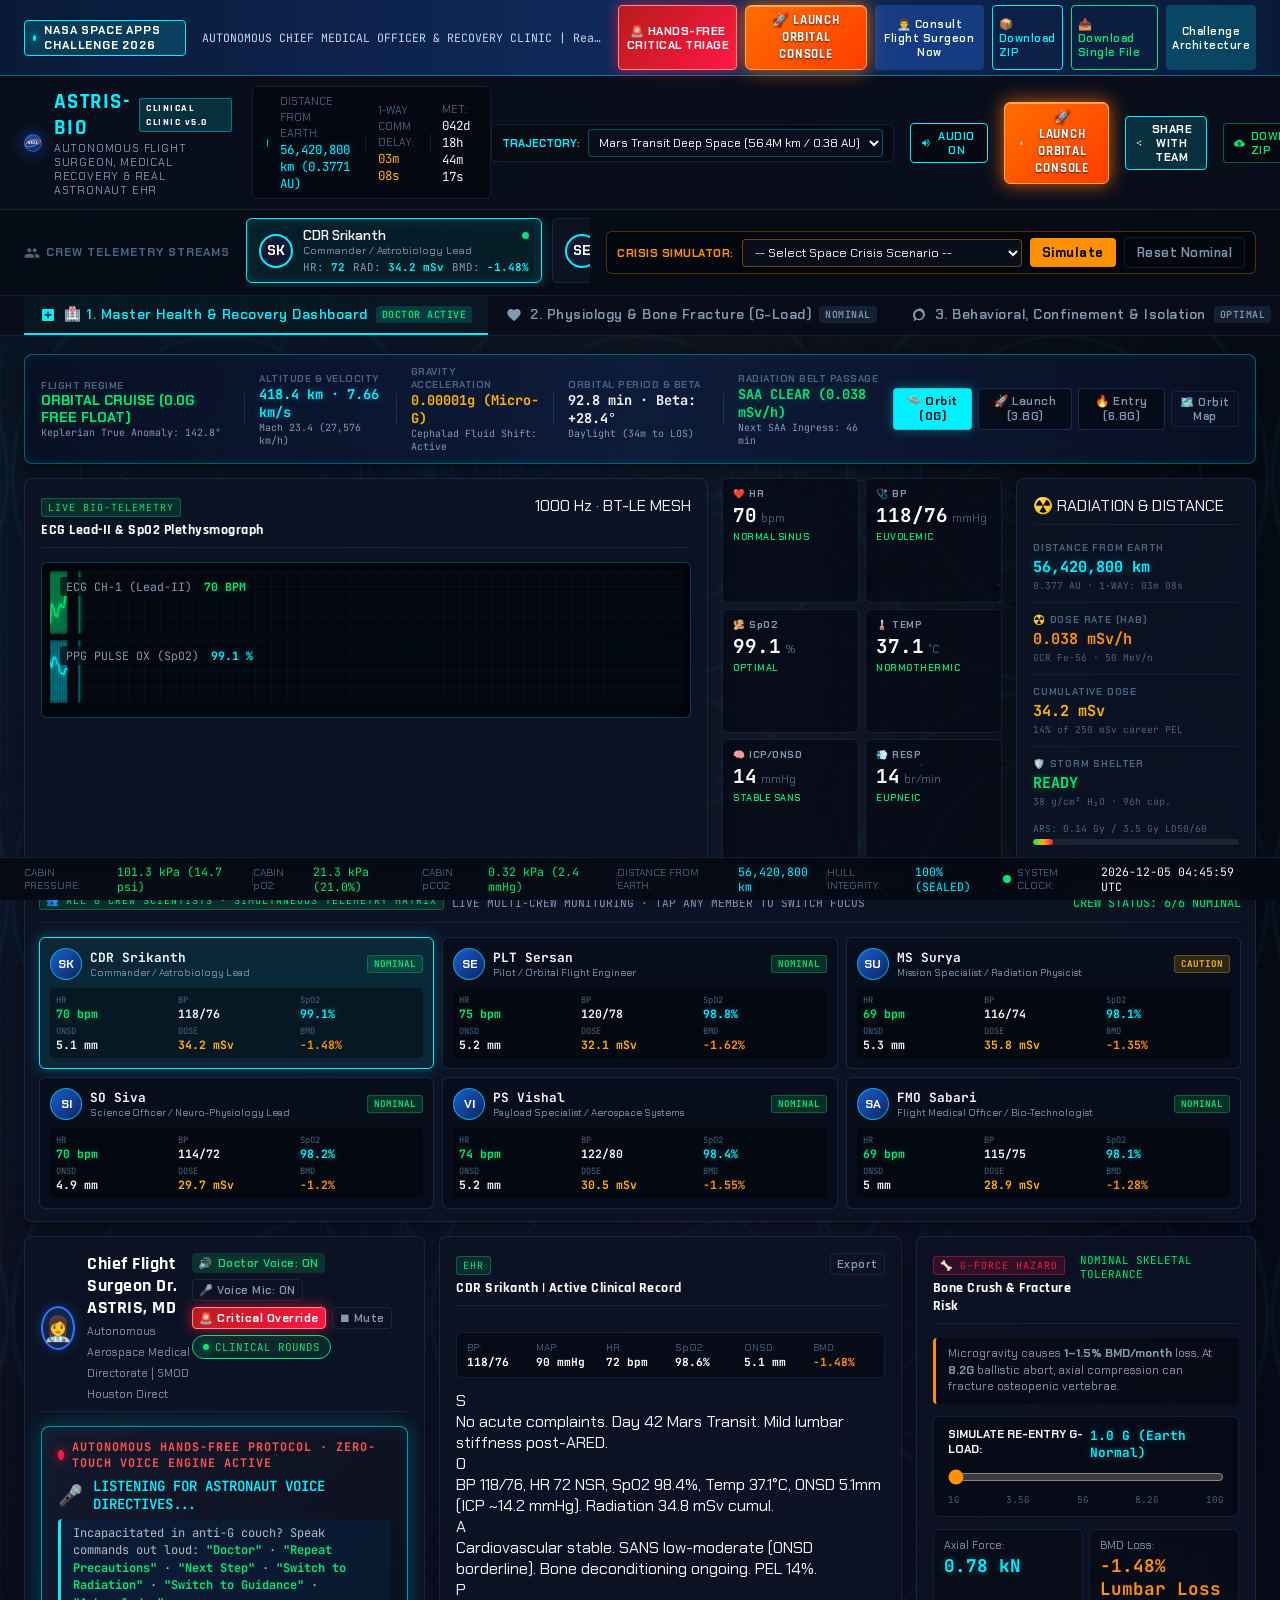
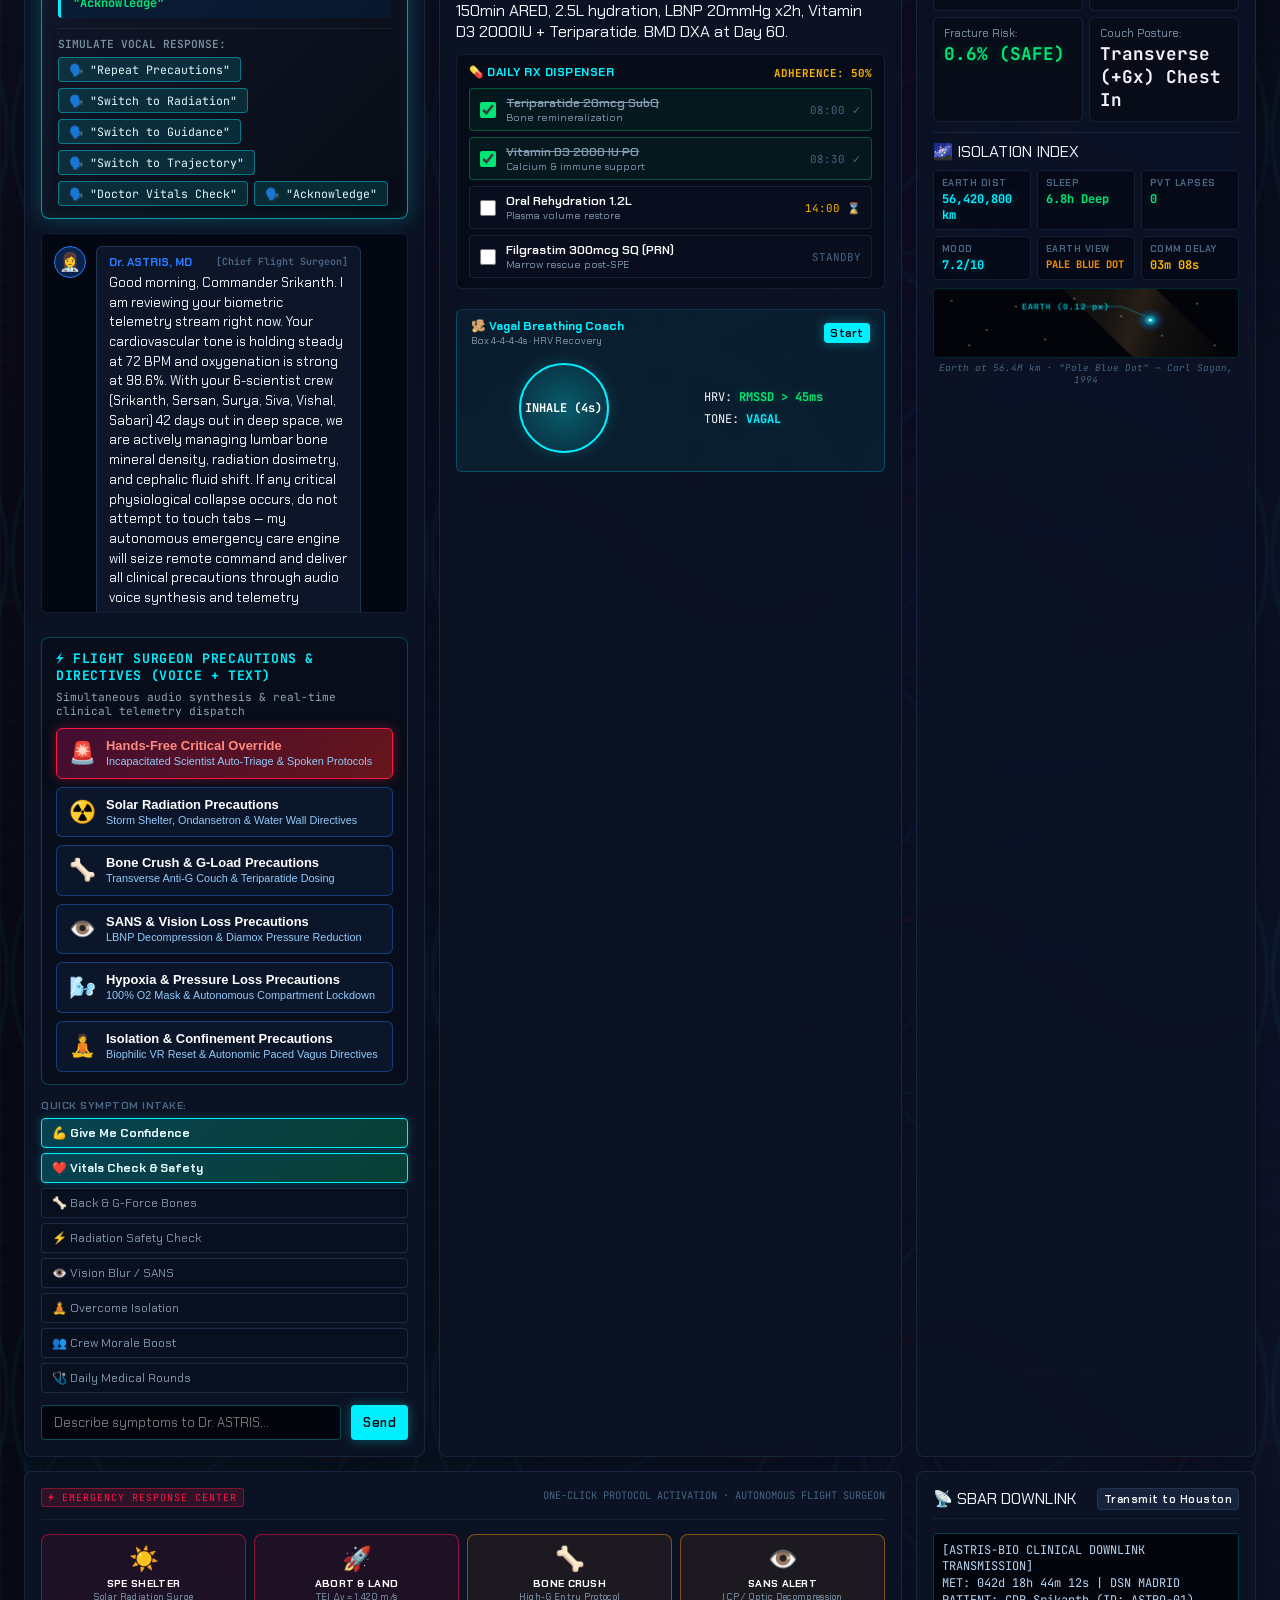
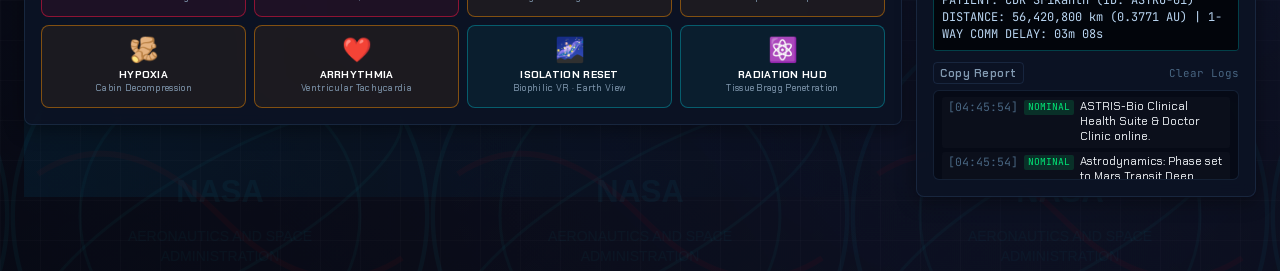
<file: astris-bio-singlefile.html>
﻿<!DOCTYPE html>
<html lang="en">
<head>
  <meta charset="UTF-8">
  <meta name="viewport" content="width=device-width, initial-scale=1.0">
  <title>ASTRIS-Bio | Autonomous Flight Surgeon, Clinical Recovery & Astronaut Health App</title>
  <style>
/* ========================================================
   ASTRIS-BIO: NASA Space Apps Challenge 2026 Edition
   Autonomous Flight Surgeon, Medical Recovery & EHR Styling
   ======================================================== */

:root {
  --bg-deep-space: #060913;
  --bg-card: rgba(12, 19, 36, 0.88);
  --bg-card-hover: rgba(18, 29, 54, 0.96);
  --bg-panel: #0a0f1d;
  --bg-darker: #03050a;
  
  --border-subtle: rgba(70, 110, 160, 0.22);
  --border-active: rgba(0, 240, 255, 0.6);
  --border-glow: 0 0 15px rgba(0, 240, 255, 0.25);
  
  /* Status Colors */
  --nominal-green: #00e676;
  --nominal-glow: rgba(0, 230, 118, 0.3);
  --cyan-primary: #00f0ff;
  --cyan-glow: rgba(0, 240, 255, 0.35);
  --caution-yellow: #ffb300;
  --caution-glow: rgba(255, 179, 0, 0.3);
  --warning-orange: #ff9100;
  --critical-red: #ff1744;
  --critical-glow: rgba(255, 23, 68, 0.45);
  --radiation-purple: #b388ff;
  --doctor-blue: #2979ff;
  --doctor-glow: rgba(41, 121, 255, 0.35);
  
  /* Text */
  --text-main: #f0f4f8;
  --text-muted: #829ab1;
  --text-dim: #486581;
  
  /* Typography */
  --font-main: 'Chakra Petch', -apple-system, BlinkMacSystemFont, sans-serif;
  --font-mono: 'JetBrains Mono', monospace;
  --font-display: 'Rajdhani', sans-serif;
}

* {
  box-sizing: border-box;
  margin: 0;
  padding: 0;
}

body {
  background-color: var(--bg-deep-space);
  /* NASA deep space backdrop: starfield + nebula glow + subtle grid */
  background-image: 
    /* NASA meatball logo watermark SVG encoded */
    url("data:image/svg+xml,%3Csvg xmlns='http://www.w3.org/2000/svg' viewBox='0 0 300 300'%3E%3Ccircle cx='150' cy='150' r='148' fill='none' stroke='rgba(0%2C240%2C255%2C0.04)' stroke-width='3'/%3E%3Ccircle cx='150' cy='150' r='100' fill='none' stroke='rgba(0%2C240%2C255%2C0.03)' stroke-width='2'/%3E%3Ctext x='150' y='140' font-family='Arial' font-size='22' font-weight='bold' fill='rgba(0%2C240%2C255%2C0.045)' text-anchor='middle'%3ENASA%3C/text%3E%3Ctext x='150' y='168' font-family='Arial' font-size='10' fill='rgba(0%2C240%2C255%2C0.035)' text-anchor='middle'%3EAERONAUTICS AND SPACE%3C/text%3E%3Ctext x='150' y='182' font-family='Arial' font-size='10' fill='rgba(0%2C240%2C255%2C0.035)' text-anchor='middle'%3EADMINISTRATION%3C/text%3E%3Cellipse cx='150' cy='152' rx='148' ry='40' fill='none' stroke='rgba(0%2C240%2C255%2C0.03)' stroke-width='2' transform='rotate(-30 150 152)'/%3E%3Cpath d='M20 120 Q 80 80 150 150 Q 220 220 280 180' fill='none' stroke='rgba(255%2C0%2C0%2C0.04)' stroke-width='4'/%3E%3C/svg%3E"),
    /* Hubble deep field galaxy clusters */
    radial-gradient(ellipse at 20% 30%, rgba(100, 50, 180, 0.08) 0%, transparent 50%),
    radial-gradient(ellipse at 80% 70%, rgba(0, 100, 255, 0.07) 0%, transparent 50%),
    radial-gradient(ellipse at 60% 20%, rgba(255, 100, 50, 0.04) 0%, transparent 40%),
    /* Cyan nebula from deep space telescope */
    radial-gradient(circle at 15% 15%, rgba(0, 240, 255, 0.055) 0%, transparent 45%),
    radial-gradient(circle at 85% 85%, rgba(179, 136, 255, 0.055) 0%, transparent 45%),
    radial-gradient(circle at 50% 50%, rgba(255, 23, 68, 0.02) 0%, transparent 60%),
    /* Star field grid */
    linear-gradient(rgba(255, 255, 255, 0.015) 1px, transparent 1px),
    linear-gradient(90deg, rgba(255, 255, 255, 0.015) 1px, transparent 1px);
  background-size: 420px 420px, 100% 100%, 100% 100%, 100% 100%, 100% 100%, 100% 100%, 100% 100%, 40px 40px, 40px 40px;
  background-position: center center, 0 0, 0 0, 0 0, 0 0, 0 0, 0 0, 0 0, 0 0;
  color: var(--text-main);
  font-family: var(--font-main);
  min-height: 100vh;
  display: flex;
  flex-direction: column;
  overflow-x: hidden;
  user-select: none;
  position: relative;
}

/* NASA SPACE BACKGROUND LAYER: Animated stars + NASA logo watermark behind all content */
body::before {
  content: '';
  position: fixed;
  inset: 0;
  z-index: 0;
  pointer-events: none;
  background-image:
    /* Bright star field */
    radial-gradient(1px 1px at 10% 15%, rgba(255,255,255,0.7) 0%, transparent 100%),
    radial-gradient(1.5px 1.5px at 25% 8%, rgba(255,255,255,0.6) 0%, transparent 100%),
    radial-gradient(1px 1px at 42% 22%, rgba(255,255,255,0.5) 0%, transparent 100%),
    radial-gradient(2px 2px at 60% 5%, rgba(255,255,255,0.8) 0%, transparent 100%),
    radial-gradient(1px 1px at 75% 18%, rgba(255,255,255,0.6) 0%, transparent 100%),
    radial-gradient(1.5px 1.5px at 88% 12%, rgba(255,255,255,0.7) 0%, transparent 100%),
    radial-gradient(1px 1px at 95% 35%, rgba(255,255,255,0.4) 0%, transparent 100%),
    radial-gradient(1px 1px at 5% 45%, rgba(255,255,255,0.5) 0%, transparent 100%),
    radial-gradient(2px 2px at 18% 60%, rgba(100,180,255,0.6) 0%, transparent 100%),
    radial-gradient(1px 1px at 33% 55%, rgba(255,255,255,0.4) 0%, transparent 100%),
    radial-gradient(1.5px 1.5px at 48% 70%, rgba(255,255,255,0.5) 0%, transparent 100%),
    radial-gradient(1px 1px at 65% 48%, rgba(255,220,180,0.5) 0%, transparent 100%),
    radial-gradient(2px 2px at 78% 65%, rgba(255,255,255,0.7) 0%, transparent 100%),
    radial-gradient(1px 1px at 90% 55%, rgba(255,255,255,0.4) 0%, transparent 100%),
    radial-gradient(1px 1px at 12% 80%, rgba(255,255,255,0.6) 0%, transparent 100%),
    radial-gradient(1.5px 1.5px at 35% 88%, rgba(180,100,255,0.5) 0%, transparent 100%),
    radial-gradient(1px 1px at 55% 92%, rgba(255,255,255,0.5) 0%, transparent 100%),
    radial-gradient(2px 2px at 72% 85%, rgba(255,255,255,0.7) 0%, transparent 100%),
    radial-gradient(1px 1px at 85% 90%, rgba(100,255,220,0.5) 0%, transparent 100%),
    radial-gradient(1.5px 1.5px at 97% 78%, rgba(255,255,255,0.6) 0%, transparent 100%);
  background-size: 100% 100%;
  opacity: 0.9;
}

/* NASA LOGO CENTERED WATERMARK */
body::after {
  content: 'NASA';
  position: fixed;
  left: 50%;
  top: 50%;
  transform: translate(-50%, -50%);
  z-index: 0;
  pointer-events: none;
  font-family: 'Arial Black', 'Arial', sans-serif;
  font-size: clamp(80px, 14vw, 200px);
  font-weight: 900;
  letter-spacing: 0.08em;
  color: transparent;
  -webkit-text-stroke: 2px rgba(0, 240, 255, 0.045);
  text-shadow:
    0 0 120px rgba(0, 100, 255, 0.08),
    0 0 240px rgba(100, 50, 200, 0.06);
  opacity: 1;
  user-select: none;
}

/* All app content sits above background layers */
.space-apps-strip,
header,
.crew-roster-bar,
nav,
.app-main,
footer {
  position: relative;
  z-index: 1;
}

/* Monospace & Color Helpers */
.font-mono { font-family: var(--font-mono); }
.highlight-cyan { color: var(--cyan-primary) !important; text-shadow: 0 0 8px var(--cyan-glow); }
.highlight-green { color: var(--nominal-green) !important; text-shadow: 0 0 8px var(--nominal-glow); }
.highlight-yellow { color: var(--caution-yellow) !important; }
.highlight-orange { color: var(--warning-orange) !important; }
.highlight-red { color: var(--critical-red) !important; text-shadow: 0 0 10px var(--critical-glow); }

.text-nominal { color: var(--nominal-green); }
.text-caution { color: var(--caution-yellow); }
.text-warning { color: var(--warning-orange); }
.text-critical { color: var(--critical-red); }

/* ========================================================
   NASA SPACE APPS CHALLENGE TOP BANNER
   ======================================================== */
.space-apps-strip {
  background: linear-gradient(90deg, #091a38 0%, #102a5c 50%, #091a38 100%);
  border-bottom: 1px solid rgba(0, 240, 255, 0.4);
  padding: 5px 24px;
  position: relative;
  z-index: 200;
}

.sas-content {
  max-width: 1850px;
  margin: 0 auto;
  display: flex;
  align-items: center;
  justify-content: space-between;
  gap: 16px;
  font-size: 0.72rem;
}

.sas-badge {
  display: flex;
  align-items: center;
  gap: 8px;
  background: rgba(0, 240, 255, 0.15);
  border: 1px solid var(--cyan-primary);
  padding: 2px 8px;
  border-radius: 4px;
}

.sas-dot {
  width: 6px;
  height: 6px;
  border-radius: 50%;
  background: var(--cyan-primary);
  box-shadow: 0 0 8px var(--cyan-primary);
}

.sas-title { font-weight: 700; letter-spacing: 0.8px; color: #fff; }
.sas-text { color: #c7d8ed; flex-grow: 1; white-space: nowrap; overflow: hidden; text-overflow: ellipsis; }
.sas-actions { display: flex; gap: 8px; }

.btn-doctor-pulse {
  background: rgba(41, 121, 255, 0.3);
  border: 1px solid var(--doctor-blue);
  color: #fff;
  font-size: 0.68rem;
  padding: 3px 10px;
  border-radius: 4px;
  animation: docPulseBtn 2s infinite ease-in-out;
}
@keyframes docPulseBtn {
  0%, 100% { box-shadow: 0 0 5px var(--doctor-glow); }
  50% { box-shadow: 0 0 15px var(--doctor-blue); }
}

.btn-spaceapps {
  background: rgba(0, 240, 255, 0.2);
  border: 1px solid var(--cyan-primary);
  color: #fff;
  font-size: 0.68rem;
  padding: 3px 10px;
}
.btn-spaceapps:hover { background: var(--cyan-primary); color: #040811; }

/* ========================================================
   EMERGENCY BANNER
   ======================================================== */
.emergency-banner {
  background: linear-gradient(90deg, #700010 0%, #b71c1c 50%, #700010 100%);
  border-bottom: 2px solid var(--critical-red);
  box-shadow: 0 0 25px rgba(255, 23, 68, 0.6);
  padding: 12px 24px;
  position: sticky;
  top: 0;
  z-index: 1000;
  animation: pulseCritical 1.4s infinite ease-in-out;
}
.emergency-banner.hidden { display: none; }

@keyframes pulseCritical {
  0%, 100% { background-color: rgba(183, 28, 28, 0.95); }
  50% { background-color: rgba(255, 23, 68, 0.95); }
}

.banner-content {
  max-width: 1850px;
  margin: 0 auto;
  display: flex;
  align-items: center;
  gap: 18px;
}

.banner-icon-pulse { width: 32px; height: 32px; color: #fff; flex-shrink: 0; animation: rotateWarning 2s infinite linear; }
.icon-alarm { width: 100%; height: 100%; }
.banner-text { flex-grow: 1; }
.banner-title { font-family: var(--font-display); font-weight: 700; font-size: 1.15rem; letter-spacing: 1px; color: #fff; }
.banner-desc { font-size: 0.88rem; color: #ffdce0; }
.banner-actions { display: flex; gap: 10px; }

/* ========================================================
   HUD HEADER
   ======================================================== */
.hud-header {
  background: rgba(10, 15, 29, 0.92);
  backdrop-filter: blur(12px);
  border-bottom: 1px solid var(--border-subtle);
  padding: 10px 24px;
  display: flex;
  justify-content: space-between;
  align-items: center;
  position: relative;
  z-index: 100;
}

.header-left { display: flex; align-items: center; gap: 20px; }
.brand-badge { display: flex; align-items: center; gap: 12px; }
.brand-insignia { width: 38px; height: 38px; color: var(--cyan-primary); filter: drop-shadow(0 0 6px var(--cyan-glow)); }
.insignia-svg { width: 100%; height: 100%; }

.brand-title {
  font-family: var(--font-display);
  font-weight: 700;
  font-size: 1.3rem;
  letter-spacing: 1.5px;
  color: var(--cyan-primary);
  display: flex;
  align-items: center;
  gap: 8px;
}

.version-tag {
  font-size: 0.65rem;
  background: rgba(0, 240, 255, 0.15);
  border: 1px solid rgba(0, 240, 255, 0.4);
  padding: 2px 6px;
  border-radius: 3px;
  color: #fff;
}

.brand-sub { font-size: 0.68rem; letter-spacing: 0.8px; color: var(--text-muted); }

.mission-status-pill {
  display: flex;
  align-items: center;
  background: rgba(4, 7, 15, 0.75);
  border: 1px solid var(--border-subtle);
  border-radius: 6px;
  padding: 6px 14px;
  gap: 12px;
  font-size: 0.78rem;
}

.blink-indicator {
  width: 8px;
  height: 8px;
  border-radius: 50%;
  background: var(--nominal-green);
  box-shadow: 0 0 8px var(--nominal-green);
  animation: blink 2s infinite ease-in-out;
}

@keyframes blink { 0%, 100% { opacity: 1; } 50% { opacity: 0.3; } }
.mission-divider { width: 1px; height: 18px; background: var(--border-subtle); }
.mission-info .label { color: var(--text-dim); font-size: 0.68rem; margin-right: 4px; }

.header-right { display: flex; align-items: center; gap: 16px; }
.phase-selector-pill { display: flex; align-items: center; gap: 8px; background: rgba(0, 0, 0, 0.3); padding: 4px 10px; border-radius: 6px; border: 1px solid var(--border-subtle); }
.phase-label { font-size: 0.68rem; font-weight: 700; color: var(--cyan-primary); }
.phase-select { background: #090e1b; border: 1px solid rgba(0, 240, 255, 0.3); color: #fff; font-family: var(--font-main); font-size: 0.75rem; padding: 4px 6px; border-radius: 4px; outline: none; cursor: pointer; }

.triage-status-card {
  display: flex;
  align-items: center;
  gap: 10px;
  padding: 6px 16px;
  border-radius: 6px;
  background: rgba(0, 230, 118, 0.1);
  border: 1px solid var(--nominal-green);
  transition: all 0.3s ease;
}
.triage-dot { width: 10px; height: 10px; border-radius: 50%; background: var(--nominal-green); box-shadow: 0 0 10px var(--nominal-green); }
.triage-label { font-size: 0.65rem; letter-spacing: 1px; color: var(--text-muted); }
.triage-level { font-family: var(--font-display); font-weight: 700; font-size: 0.95rem; letter-spacing: 1px; color: var(--nominal-green); }

/* Alert States */
body.alert-caution .triage-status-card { background: rgba(255, 179, 0, 0.15); border-color: var(--caution-yellow); }
body.alert-caution .triage-dot { background: var(--caution-yellow); box-shadow: 0 0 10px var(--caution-yellow); }
body.alert-caution .triage-level { color: var(--caution-yellow); }

body.alert-warning .triage-status-card { background: rgba(255, 145, 0, 0.2); border-color: var(--warning-orange); }
body.alert-warning .triage-dot { background: var(--warning-orange); box-shadow: 0 0 12px var(--warning-orange); }
body.alert-warning .triage-level { color: var(--warning-orange); }

body.alert-critical .triage-status-card { background: rgba(255, 23, 68, 0.25); border-color: var(--critical-red); animation: pulseCard 1s infinite alternate; }
body.alert-critical .triage-dot { background: var(--critical-red); box-shadow: 0 0 16px var(--critical-red); }
body.alert-critical .triage-level { color: var(--critical-red); }

@keyframes pulseCard { 0% { transform: scale(1); } 100% { transform: scale(1.04); } }

/* ========================================================
   CREW ROSTER BAR
   ======================================================== */
.crew-roster-bar {
  background: rgba(7, 12, 23, 0.95);
  border-bottom: 1px solid var(--border-subtle);
  padding: 8px 24px;
  display: flex;
  align-items: center;
  gap: 16px;
  overflow-x: auto;
}

.roster-title { display: flex; align-items: center; gap: 6px; font-size: 0.72rem; font-weight: 700; letter-spacing: 1px; color: var(--text-dim); white-space: nowrap; }
.roster-icon { width: 16px; height: 16px; }
.roster-cards-container { display: flex; gap: 10px; flex-grow: 1; overflow-x: auto; scrollbar-width: thin; padding-bottom: 4px; }

.crew-card {
  background: var(--bg-card);
  border: 1px solid var(--border-subtle);
  border-radius: 6px;
  padding: 8px 12px;
  display: flex;
  align-items: center;
  gap: 10px;
  cursor: pointer;
  transition: all 0.2s ease;
  min-width: 185px;
  flex-shrink: 0;
}
.crew-card:hover { background: var(--bg-card-hover); border-color: rgba(0, 240, 255, 0.4); }
.crew-card.active { background: rgba(0, 240, 255, 0.08); border-color: var(--cyan-primary); box-shadow: inset 0 0 12px rgba(0, 240, 255, 0.15), var(--border-glow); }

.crew-avatar {
  width: 34px;
  height: 34px;
  border-radius: 50%;
  border: 2px solid var(--cyan-primary);
  display: flex;
  align-items: center;
  justify-content: center;
  font-weight: 700;
  font-size: 0.85rem;
  background: #111a30;
  color: #fff;
  flex-shrink: 0;
}
.crew-details { display: flex; flex-direction: column; flex-grow: 1; }
.crew-name-row { display: flex; justify-content: space-between; align-items: center; }
.crew-name { font-size: 0.82rem; font-weight: 600; color: var(--text-main); }
.crew-role { font-size: 0.65rem; color: var(--text-muted); }
.crew-stats-strip { display: flex; gap: 8px; font-size: 0.68rem; margin-top: 3px; }
.cs-item { color: var(--text-muted); }
.cs-item strong { color: var(--cyan-primary); }
.crew-status-dot { width: 7px; height: 7px; border-radius: 50%; background: var(--nominal-green); }
.crew-status-dot.warning { background: var(--warning-orange); }
.crew-status-dot.critical { background: var(--critical-red); }

.sim-control-box { display: flex; align-items: center; gap: 8px; background: rgba(0, 0, 0, 0.4); padding: 5px 10px; border-radius: 6px; border: 1px solid rgba(255, 145, 0, 0.3); margin-left: auto; flex-shrink: 0; }
.sim-label { font-size: 0.7rem; font-weight: 700; color: var(--warning-orange); letter-spacing: 0.5px; }
.sim-select { background: #090e1b; border: 1px solid rgba(255, 145, 0, 0.4); color: var(--text-main); font-family: var(--font-main); font-size: 0.78rem; padding: 4px 8px; border-radius: 4px; outline: none; cursor: pointer; max-width: 280px; }

/* ========================================================
   NAVIGATION TABS
   ======================================================== */
.primary-tabs {
  background: rgba(8, 13, 25, 0.9);
  border-bottom: 1px solid var(--border-subtle);
  display: flex;
  gap: 2px;
  padding: 0 24px;
  overflow-x: auto;
}

.nav-tab {
  background: transparent;
  border: none;
  border-bottom: 2px solid transparent;
  color: var(--text-muted);
  font-family: var(--font-main);
  font-size: 0.85rem;
  font-weight: 600;
  letter-spacing: 0.5px;
  padding: 10px 16px;
  display: flex;
  align-items: center;
  gap: 8px;
  cursor: pointer;
  transition: all 0.2s ease;
  white-space: nowrap;
}
.nav-tab * {
  pointer-events: none;
}
.nav-tab:hover { color: #fff; background: rgba(255, 255, 255, 0.02); }
.nav-tab.active { color: var(--cyan-primary); border-bottom-color: var(--cyan-primary); background: rgba(0, 240, 255, 0.04); }
.tab-icon { width: 16px; height: 16px; }
.tab-badge { font-size: 0.62rem; font-family: var(--font-mono); padding: 2px 6px; border-radius: 3px; background: rgba(70, 110, 160, 0.2); color: var(--text-muted); }
.nav-tab.active .tab-badge { background: rgba(0, 240, 255, 0.15); color: var(--cyan-primary); }

.rs-nav-item * {
  pointer-events: none;
}

/* ========================================================
   MAIN APPLICATION CONTAINER
   ======================================================== */
.app-main {
  flex-grow: 1;
  padding: 18px 24px 60px 24px;
  max-width: 1850px;
  margin: 0 auto;
  width: 100%;
}

.tab-pane { display: none !important; animation: fadeIn 0.25s ease-in-out; }
.tab-pane.active { display: block !important; }
@keyframes fadeIn { from { opacity: 0; transform: translateY(4px); } to { opacity: 1; transform: translateY(0); } }

.card {
  background: var(--bg-card);
  backdrop-filter: blur(8px);
  border: 1px solid var(--border-subtle);
  border-radius: 8px;
  padding: 16px;
  position: relative;
  box-shadow: 0 4px 20px rgba(0, 0, 0, 0.4);
}

.card-header {
  display: flex;
  justify-content: space-between;
  align-items: flex-start;
  margin-bottom: 14px;
  border-bottom: 1px solid rgba(255, 255, 255, 0.06);
  padding-bottom: 8px;
}

.card-title {
  font-family: var(--font-display);
  font-size: 1.1rem;
  font-weight: 700;
  letter-spacing: 0.5px;
  color: #fff;
}

.badge-live {
  font-size: 0.62rem;
  letter-spacing: 1px;
  color: var(--nominal-green);
  background: rgba(0, 230, 118, 0.12);
  border: 1px solid rgba(0, 230, 118, 0.3);
  padding: 2px 6px;
  border-radius: 3px;
  display: inline-block;
  margin-bottom: 4px;
  font-family: var(--font-mono);
}

.badge-live-emergency {
  font-size: 0.62rem;
  letter-spacing: 1px;
  color: var(--critical-red);
  background: rgba(255, 23, 68, 0.15);
  border: 1px solid rgba(255, 23, 68, 0.4);
  padding: 2px 6px;
  border-radius: 3px;
  display: inline-block;
  margin-bottom: 4px;
  font-family: var(--font-mono);
}

/* ========================================================
   TAB 1: FLIGHT SURGEON DOCTOR CLINIC & RECOVERY (NEW)
   ======================================================== */
.doctor-clinic-grid {
  display: grid;
  grid-template-columns: 1.05fr 1.15fr;
  gap: 18px;
}

/* Doctor Consultation Column */
.card-doctor-consult {
  display: flex;
  flex-direction: column;
}

.doctor-badge-meta {
  display: flex;
  align-items: center;
  gap: 12px;
}

.doc-avatar-ring {
  width: 44px;
  height: 44px;
  border-radius: 50%;
  background: rgba(41, 121, 255, 0.2);
  border: 2px solid var(--doctor-blue);
  display: flex;
  align-items: center;
  justify-content: center;
  font-size: 1.5rem;
  box-shadow: 0 0 12px var(--doctor-glow);
}

.doc-sub {
  font-size: 0.68rem;
  color: var(--text-muted);
}

.doc-status-pill {
  display: flex;
  align-items: center;
  gap: 6px;
  background: rgba(0, 230, 118, 0.1);
  border: 1px solid var(--nominal-green);
  padding: 4px 10px;
  border-radius: 20px;
  font-size: 0.68rem;
  color: var(--nominal-green);
}

.live-dot-green {
  width: 6px;
  height: 6px;
  border-radius: 50%;
  background: var(--nominal-green);
  box-shadow: 0 0 8px var(--nominal-green);
  animation: blink 1.5s infinite ease-in-out;
}

.doctor-chat-feed {
  background: #030712;
  border: 1px solid var(--border-subtle);
  border-radius: 6px;
  padding: 12px;
  height: 380px;
  overflow-y: auto;
  display: flex;
  flex-direction: column;
  gap: 12px;
  margin-bottom: 12px;
}

.chat-message {
  display: flex;
  gap: 10px;
  max-width: 90%;
  animation: fadeIn 0.2s ease-in-out;
}

.chat-message.doc-msg {
  align-self: flex-start;
}

.chat-message.patient-msg {
  align-self: flex-end;
  flex-direction: row-reverse;
}

.cm-avatar {
  width: 32px;
  height: 32px;
  border-radius: 50%;
  display: flex;
  align-items: center;
  justify-content: center;
  font-size: 1.1rem;
  background: rgba(41, 121, 255, 0.25);
  border: 1px solid var(--doctor-blue);
  flex-shrink: 0;
}

.patient-msg .cm-avatar {
  background: rgba(0, 240, 255, 0.25);
  border-color: var(--cyan-primary);
}

.cm-body {
  background: rgba(14, 23, 44, 0.95);
  border: 1px solid rgba(70, 110, 160, 0.35);
  border-radius: 6px;
  padding: 8px 12px;
}

.patient-msg .cm-body {
  background: rgba(0, 240, 255, 0.08);
  border-color: rgba(0, 240, 255, 0.4);
}

.cm-sender {
  font-size: 0.72rem;
  font-weight: 700;
  color: var(--doctor-blue);
  margin-bottom: 3px;
  display: flex;
  justify-content: space-between;
}

.patient-msg .cm-sender {
  color: var(--cyan-primary);
}

.cm-time {
  font-size: 0.62rem;
  color: var(--text-dim);
}

.cm-text {
  font-size: 0.82rem;
  line-height: 1.5;
  color: var(--text-main);
}

.cm-text p {
  margin-bottom: 6px;
}
.cm-text p:last-child {
  margin-bottom: 0;
}

/* Quick Symptom Chips */
.quick-symptoms-tray {
  margin-bottom: 12px;
}

.qst-label {
  font-size: 0.65rem;
  font-weight: 700;
  color: var(--text-dim);
  letter-spacing: 0.5px;
  display: block;
  margin-bottom: 6px;
}

.qst-buttons {
  display: flex;
  flex-direction: column;
  gap: 5px;
}

.btn-symptom-chip {
  background: rgba(8, 15, 30, 0.8);
  border: 1px solid rgba(70, 110, 160, 0.3);
  color: var(--text-muted);
  font-family: var(--font-main);
  font-size: 0.75rem;
  padding: 6px 10px;
  border-radius: 4px;
  cursor: pointer;
  text-align: left;
  transition: all 0.2s ease;
}

.btn-symptom-chip:hover {
  background: rgba(41, 121, 255, 0.15);
  border-color: var(--doctor-blue);
  color: #fff;
}

/* Chat Input Bar */
.chat-input-bar {
  display: flex;
  gap: 10px;
}

.chat-patient-input {
  flex-grow: 1;
  background: #02050b;
  border: 1px solid rgba(0, 240, 255, 0.3);
  color: #fff;
  font-family: var(--font-main);
  font-size: 0.82rem;
  padding: 8px 12px;
  border-radius: 4px;
  outline: none;
}

.chat-patient-input:focus {
  border-color: var(--cyan-primary);
  box-shadow: 0 0 8px var(--cyan-glow);
}

/* Patient EHR Column */
.card-patient-ehr {
  display: flex;
  flex-direction: column;
  gap: 12px;
}

.ehr-vitals-strip {
  display: grid;
  grid-template-columns: repeat(6, 1fr);
  gap: 8px;
  background: rgba(0, 0, 0, 0.35);
  padding: 8px 10px;
  border-radius: 6px;
  border: 1px solid var(--border-subtle);
}

.evs-item {
  display: flex;
  flex-direction: column;
  font-size: 0.7rem;
}

.evs-lbl { color: var(--text-dim); font-size: 0.62rem; }
.evs-val { font-weight: 700; color: #fff; margin-top: 1px; }

.ehr-soap-container {
  background: #02050b;
  border: 1px solid rgba(41, 121, 255, 0.35);
  border-radius: 6px;
  padding: 10px 12px;
}

.soap-header {
  display: flex;
  justify-content: space-between;
  margin-bottom: 6px;
  border-bottom: 1px solid rgba(255, 255, 255, 0.08);
  padding-bottom: 4px;
}

.soap-badge {
  font-size: 0.68rem;
  font-weight: 700;
  color: var(--doctor-blue);
}

.soap-time {
  font-size: 0.62rem;
  color: var(--text-dim);
}

.soap-body {
  font-size: 0.72rem;
  line-height: 1.45;
  color: #c7dbf0;
  white-space: pre-wrap;
  max-height: 140px;
  overflow-y: auto;
}

/* Medication Dispenser */
.medication-dispenser-box {
  background: rgba(5, 10, 22, 0.8);
  border: 1px solid var(--border-subtle);
  border-radius: 6px;
  padding: 10px 12px;
}

.mdb-header {
  display: flex;
  justify-content: space-between;
  align-items: center;
  margin-bottom: 8px;
}

.mdb-title {
  font-size: 0.72rem;
  font-weight: 700;
  color: var(--cyan-primary);
  letter-spacing: 0.5px;
}

.mdb-adherence {
  font-size: 0.68rem;
  font-weight: 700;
}

.med-list {
  display: flex;
  flex-direction: column;
  gap: 6px;
}

.med-item {
  background: rgba(10, 16, 32, 0.85);
  border: 1px solid var(--border-subtle);
  border-radius: 4px;
  padding: 6px 10px;
  display: flex;
  align-items: center;
  gap: 10px;
  cursor: pointer;
  transition: all 0.2s ease;
}

.med-item:hover {
  background: rgba(16, 26, 52, 0.95);
  border-color: rgba(0, 240, 255, 0.3);
}

.med-item.completed {
  background: rgba(0, 230, 118, 0.06);
  border-color: rgba(0, 230, 118, 0.3);
}

.med-chk {
  width: 16px;
  height: 16px;
  accent-color: var(--nominal-green);
  cursor: pointer;
}

.med-info {
  flex-grow: 1;
}

.med-name {
  font-size: 0.78rem;
  font-weight: 600;
  color: #fff;
}

.med-item.completed .med-name {
  text-decoration: line-through;
  color: var(--text-muted);
}

.med-sub {
  font-size: 0.65rem;
  color: var(--text-muted);
}

.med-time {
  font-size: 0.68rem;
  color: var(--text-dim);
  flex-shrink: 0;
}

/* Guided Biofeedback Box Breathing */
.biofeedback-coach-box {
  background: rgba(0, 240, 255, 0.05);
  border: 1px solid rgba(0, 240, 255, 0.25);
  border-radius: 6px;
  padding: 10px 14px;
}

.bfc-header {
  display: flex;
  justify-content: space-between;
  align-items: center;
  margin-bottom: 10px;
}

.bfc-title {
  font-size: 0.78rem;
  font-weight: 700;
  color: #fff;
}

.bfc-sub {
  font-size: 0.68rem;
  color: var(--text-muted);
}

.breathing-visual-container {
  display: flex;
  align-items: center;
  justify-content: space-around;
  padding: 8px 0;
}

.breathing-circle-pacer {
  width: 90px;
  height: 90px;
  border-radius: 50%;
  background: radial-gradient(circle, rgba(0, 240, 255, 0.3), rgba(0, 240, 255, 0.05));
  border: 2px solid var(--cyan-primary);
  display: flex;
  align-items: center;
  justify-content: center;
  transition: all 4s ease-in-out;
  box-shadow: 0 0 15px rgba(0, 240, 255, 0.2);
}

.breathing-circle-pacer.inhale {
  transform: scale(1.35);
  background: radial-gradient(circle, rgba(0, 230, 118, 0.4), rgba(0, 230, 118, 0.1));
  border-color: var(--nominal-green);
  box-shadow: 0 0 25px rgba(0, 230, 118, 0.4);
}

.breathing-circle-pacer.hold {
  border-color: var(--caution-yellow);
  box-shadow: 0 0 20px rgba(255, 179, 0, 0.4);
}

.breathing-circle-pacer.exhale {
  transform: scale(0.85);
  background: radial-gradient(circle, rgba(41, 121, 255, 0.3), rgba(41, 121, 255, 0.05));
  border-color: var(--doctor-blue);
  box-shadow: 0 0 15px rgba(41, 121, 255, 0.3);
}

.pacer-text {
  font-size: 0.75rem;
  font-weight: 700;
  color: #fff;
  text-align: center;
}

.breathing-metrics {
  font-size: 0.75rem;
  display: flex;
  flex-direction: column;
  gap: 6px;
}

/* ========================================================
   REST OF SYSTEM & RESPONSIVE RULES (FROM PRIOR SETUP)
   ======================================================== */
.pane-grid-layout { display: grid; grid-template-columns: 1.15fr 1fr; gap: 18px; margin-bottom: 18px; }
.oscilloscope-container { background: #030710; border: 1px solid rgba(0, 240, 255, 0.25); border-radius: 6px; padding: 8px; margin-bottom: 14px; box-shadow: inset 0 0 20px rgba(0, 0, 0, 0.85); }
.canvas-wrapper { position: relative; margin-bottom: 6px; }
.canvas-channel-label { position: absolute; top: 6px; left: 10px; display: flex; gap: 12px; font-size: 0.72rem; font-family: var(--font-mono); z-index: 2; background: rgba(4, 8, 17, 0.7); padding: 2px 6px; border-radius: 3px; }
.channel-name { color: var(--text-muted); }
.channel-stat { font-weight: 700; }
canvas { display: block; width: 100%; background: transparent; }

.vitals-quick-grid { display: grid; grid-template-columns: repeat(3, 1fr); gap: 10px; }
.vital-metric-card { background: rgba(6, 11, 22, 0.8); border: 1px solid var(--border-subtle); border-radius: 6px; padding: 8px 12px; transition: all 0.2s ease; }
.vital-metric-card:hover { border-color: rgba(0, 240, 255, 0.35); }
.vm-title { font-size: 0.65rem; font-weight: 700; letter-spacing: 0.5px; color: var(--text-muted); }
.vm-value { margin: 2px 0; display: flex; align-items: baseline; gap: 4px; }
.vm-value .num { font-size: 1.5rem; font-weight: 700; color: #fff; }
.vm-value .unit { font-size: 0.75rem; color: var(--text-dim); }
.vm-range { font-size: 0.62rem; color: var(--text-muted); }
.vm-status { font-size: 0.65rem; font-weight: 600; margin-top: 3px; letter-spacing: 0.5px; }
.vm-status.nominal { color: var(--nominal-green); }
.vm-status.caution { color: var(--caution-yellow); }
.vm-status.critical { color: var(--critical-red); }

/* Bone Crushing */
.bone-crush-container { display: flex; flex-direction: column; gap: 12px; }
.bone-explain { font-size: 0.78rem; line-height: 1.45; color: var(--text-muted); background: rgba(0, 0, 0, 0.35); padding: 8px 12px; border-radius: 4px; border-left: 3px solid var(--warning-orange); }
.gload-simulator-box { background: rgba(5, 9, 18, 0.7); border: 1px solid var(--border-subtle); border-radius: 6px; padding: 10px 14px; }
.gl-header { display: flex; justify-content: space-between; font-size: 0.75rem; font-weight: 700; color: var(--text-main); margin-bottom: 8px; }
.gload-range { width: 100%; accent-color: var(--warning-orange); cursor: pointer; }
.gload-scale { display: flex; justify-content: space-between; font-size: 0.62rem; color: var(--text-dim); margin-top: 4px; }
.fracture-metrics-grid { display: grid; grid-template-columns: 1fr 1fr; gap: 10px; }
.fm-card { background: rgba(0, 0, 0, 0.3); border: 1px solid var(--border-subtle); border-radius: 6px; padding: 8px 10px; }
.fm-label { font-size: 0.68rem; color: var(--text-muted); display: block; }
.fm-val { font-size: 1.1rem; font-weight: 700; margin: 2px 0; display: block; }
.fm-sub { font-size: 0.62rem; color: var(--text-dim); }
.bone-countermeasure-box { background: rgba(255, 145, 0, 0.05); border: 1px solid rgba(255, 145, 0, 0.25); border-radius: 6px; padding: 10px 12px; }
.bcb-title { font-size: 0.75rem; color: var(--warning-orange); margin-bottom: 6px; font-weight: 700; }
.bcb-list { padding-left: 18px; font-size: 0.75rem; color: var(--text-main); line-height: 1.45; }
.bcb-list li { margin-bottom: 4px; }

/* Isolation & Pale Blue Dot */
.isolation-container { display: flex; flex-direction: column; gap: 14px; }
.earth-view-box { display: flex; gap: 14px; background: rgba(3, 6, 14, 0.9); border: 1px solid var(--border-subtle); border-radius: 6px; padding: 10px; align-items: center; }
.ev-visual { width: 140px; height: 90px; flex-shrink: 0; border-radius: 4px; overflow: hidden; border: 1px solid rgba(0, 240, 255, 0.3); }
.space-backdrop { width: 100%; height: 100%; background: #010308; position: relative; display: flex; align-items: center; justify-content: center; }
.earth-dot-wrapper { display: flex; flex-direction: column; align-items: center; gap: 4px; }
.earth-pale-blue-dot { width: 6px; height: 6px; background: #73b9ff; border-radius: 50%; box-shadow: 0 0 8px #73b9ff; animation: dotShimmer 2s infinite ease-in-out; }
@keyframes dotShimmer { 0%, 100% { opacity: 0.7; transform: scale(0.9); } 50% { opacity: 1; transform: scale(1.2); } }
.earth-callout { font-size: 0.55rem; color: #73b9ff; text-align: center; }
.ev-meta { flex-grow: 1; }
.ev-title { font-size: 0.82rem; font-weight: 700; color: #fff; margin-bottom: 4px; }
.ev-desc { font-size: 0.75rem; line-height: 1.4; color: var(--text-muted); }
.iso-metrics-grid { display: grid; grid-template-columns: 1fr 1fr; gap: 10px; }
.im-card { background: rgba(0, 0, 0, 0.3); border: 1px solid var(--border-subtle); border-radius: 6px; padding: 8px 10px; }
.im-label { font-size: 0.68rem; color: var(--text-muted); display: block; }
.im-val { font-size: 1.1rem; font-weight: 700; margin: 2px 0; display: block; }
.im-sub { font-size: 0.62rem; color: var(--text-dim); }
.vr-immersion-tool { background: rgba(0, 240, 255, 0.05); border: 1px solid rgba(0, 240, 255, 0.2); border-radius: 6px; padding: 10px 14px; }
.vrt-header { display: flex; justify-content: space-between; align-items: center; margin-bottom: 8px; }
.vrt-title { font-size: 0.82rem; font-weight: 700; color: #fff; }
.vrt-sub { font-size: 0.72rem; color: var(--text-muted); }
.vrt-environments { display: flex; gap: 10px; flex-wrap: wrap; }
.btn-env { background: rgba(70, 110, 160, 0.2); border: 1px solid var(--border-subtle); color: var(--text-muted); font-family: var(--font-main); font-size: 0.75rem; padding: 6px 10px; border-radius: 4px; cursor: pointer; transition: all 0.2s ease; }
.btn-env:hover { background: rgba(70, 110, 160, 0.35); color: #fff; }
.btn-env.active { background: rgba(0, 240, 255, 0.15); border-color: var(--cyan-primary); color: var(--cyan-primary); }

/* Tissue Radiation & Bragg Peak */
.tissue-penetration-container { display: flex; flex-direction: column; gap: 12px; }
.tp-desc { font-size: 0.78rem; line-height: 1.45; color: var(--text-muted); background: rgba(0, 0, 0, 0.35); padding: 8px 12px; border-radius: 4px; border-left: 3px solid var(--radiation-purple); }
.tissue-layer-diagram { display: flex; flex-direction: column; gap: 8px; }
.layer-item { background: rgba(4, 8, 17, 0.7); border: 1px solid var(--border-subtle); border-radius: 6px; padding: 8px 10px; cursor: pointer; transition: all 0.2s ease; }
.layer-item:hover { border-color: rgba(0, 240, 255, 0.4); background: rgba(6, 12, 26, 0.85); }
.layer-item.active-layer { border-color: var(--cyan-primary); background: rgba(0, 240, 255, 0.12); box-shadow: 0 0 12px rgba(0, 240, 255, 0.25); }
.layer-header { display: flex; justify-content: space-between; font-size: 0.75rem; font-weight: 600; margin-bottom: 4px; color: #fff; }
.layer-dose { font-size: 0.8rem; font-weight: 700; color: var(--cyan-primary); }
.layer-bar { height: 5px; background: rgba(255, 255, 255, 0.08); border-radius: 2px; overflow: hidden; margin-bottom: 4px; }
.layer-fill { height: 100%; border-radius: 2px; }
.layer-risk { font-size: 0.65rem; color: var(--text-muted); }

/* Spacecraft Compartment Shielding Map */
.vessel-map-container { margin-top: 14px; background: rgba(3, 7, 16, 0.7); border: 1px solid var(--border-subtle); border-radius: 6px; padding: 12px; }
.vessel-cutaway { display: grid; grid-template-columns: repeat(auto-fit, minmax(130px, 1fr)); gap: 10px; margin-top: 8px; }
.compartment { background: rgba(10, 16, 32, 0.8); border: 1px solid var(--border-subtle); border-radius: 6px; padding: 10px; cursor: pointer; transition: all 0.25s ease; display: flex; flex-direction: column; gap: 4px; }
.compartment:hover { transform: translateY(-2px); border-color: var(--cyan-primary); background: rgba(16, 26, 52, 0.9); }
.compartment.active-comp { border-color: var(--cyan-primary); box-shadow: 0 0 14px rgba(0, 240, 255, 0.35); background: rgba(0, 240, 255, 0.08); }
.comp-badge { font-size: 0.68rem; font-weight: 700; color: #fff; letter-spacing: 0.5px; }
.comp-shield { font-size: 0.62rem; color: var(--text-muted); font-family: var(--font-mono); }
.comp-dose { font-size: 0.85rem; font-weight: 700; color: var(--cyan-primary); }
.comp-status { font-size: 0.62rem; font-weight: 600; color: var(--nominal-green); }
.comp-status-shelter { font-size: 0.62rem; font-weight: 700; color: var(--cyan-primary); }

.ars-danger-box { background: rgba(0, 0, 0, 0.4); border: 1px solid var(--border-subtle); border-radius: 6px; padding: 10px 12px; }
.ars-title-row { display: flex; justify-content: space-between; align-items: center; font-size: 0.72rem; font-weight: 700; color: #fff; margin-bottom: 6px; }
.ars-bar-track { height: 8px; background: rgba(255, 255, 255, 0.08); border-radius: 4px; overflow: hidden; margin-bottom: 4px; }
.ars-bar-fill { height: 100%; background: linear-gradient(90deg, #00e676, #ffb300, #ff1744); transition: width 0.4s ease; }
.ars-thresholds { display: flex; justify-content: space-between; font-size: 0.62rem; color: var(--text-dim); }

/* Trajectory & Distance */
.orbit-visual-container { display: flex; flex-direction: column; gap: 14px; }
.trajectory-graphic { background: #02050b; border: 1px solid rgba(0, 240, 255, 0.3); border-radius: 6px; height: 120px; position: relative; display: flex; align-items: center; justify-content: space-between; padding: 0 40px; overflow: hidden; }
.traj-body { display: flex; flex-direction: column; align-items: center; gap: 6px; z-index: 2; }
.celestial-circle { border-radius: 50%; }
.earth-circle { width: 28px; height: 28px; background: radial-gradient(circle, #4ba3e3, #153866); box-shadow: 0 0 14px #4ba3e3; }
.mars-circle { width: 22px; height: 22px; background: radial-gradient(circle, #e25b39, #6a1a08); box-shadow: 0 0 12px #e25b39; }
.celestial-label { font-size: 0.65rem; font-weight: 700; color: #fff; letter-spacing: 0.5px; }
.traj-line { position: absolute; top: 50%; left: 60px; right: 60px; height: 2px; background: repeating-linear-gradient(90deg, rgba(0, 240, 255, 0.4) 0px, rgba(0, 240, 255, 0.4) 4px, transparent 4px, transparent 8px); }
.spacecraft-marker { position: absolute; top: -12px; transform: translateX(-50%); display: flex; flex-direction: column; align-items: center; transition: left 0.5s ease; }
.sc-icon { color: var(--cyan-primary); font-size: 0.85rem; filter: drop-shadow(0 0 6px var(--cyan-primary)); }
.sc-label { font-size: 0.62rem; color: var(--cyan-primary); white-space: nowrap; margin-top: 2px; }
.distance-deep-stats { display: grid; grid-template-columns: 1fr 1fr; gap: 10px; }
.dds-card { background: rgba(0, 0, 0, 0.35); border: 1px solid var(--border-subtle); border-radius: 6px; padding: 8px 10px; }
.dds-lbl { font-size: 0.68rem; color: var(--text-muted); display: block; }
.dds-val { font-size: 1.15rem; font-weight: 700; margin: 2px 0; display: block; }
.dds-sub { font-size: 0.62rem; color: var(--text-dim); }

.abort-engine-container { display: flex; flex-direction: column; gap: 12px; }
.abort-desc { font-size: 0.78rem; line-height: 1.45; color: var(--text-muted); background: rgba(0, 0, 0, 0.35); padding: 8px 12px; border-radius: 4px; border-left: 3px solid var(--critical-red); }
.abort-parameters-grid { display: grid; grid-template-columns: 1fr 1fr; gap: 10px; }
.apg-card { background: rgba(0, 0, 0, 0.3); border: 1px solid var(--border-subtle); border-radius: 6px; padding: 8px 10px; }
.apg-label { font-size: 0.68rem; color: var(--text-muted); display: block; }
.apg-val { font-size: 1.05rem; font-weight: 700; margin: 2px 0; display: block; }
.apg-sub { font-size: 0.62rem; color: var(--text-dim); }
.abort-trigger-section { display: flex; gap: 10px; }
.btn-abort-action { background: linear-gradient(90deg, #d50000, #ff1744); color: #fff; font-weight: 700; box-shadow: 0 0 14px var(--critical-glow); animation: pulseEmergencyBtn 1.8s infinite ease-in-out; }
.abort-status-terminal { background: #02050b; border: 1px solid rgba(255, 23, 68, 0.35); border-radius: 4px; padding: 8px 10px; font-size: 0.72rem; color: #f7a8b3; line-height: 1.4; }

/* SVG Anatomy */
.anatomy-explorer { display: grid; grid-template-columns: 180px 1fr; gap: 14px; align-items: stretch; }
.anatomy-visual-column { display: flex; flex-direction: column; align-items: center; background: rgba(4, 8, 17, 0.6); border: 1px solid var(--border-subtle); border-radius: 6px; padding: 10px 4px; }
.anatomy-svg { width: 170px; height: 350px; }
.body-base { fill: rgba(13, 27, 49, 0.6); stroke: rgba(0, 240, 255, 0.3); stroke-width: 1.5; filter: drop-shadow(0 0 6px rgba(0, 240, 255, 0.15)); }
.organ-node { cursor: pointer; transition: transform 0.2s ease; }
.organ-node:hover { transform: scale(1.08); }
.organ-node.active-node { transform: scale(1.12); }
.organ-node.active-node .organ-core { fill: #00f0ff; filter: drop-shadow(0 0 8px #00f0ff); }
.organ-node.active-node .organ-pulse { stroke: #00f0ff; stroke-width: 2.5px; fill: rgba(0, 240, 255, 0.4); animation: organPing 1.2s infinite ease-out; }
.organ-pulse { fill: rgba(0, 240, 255, 0.15); stroke: var(--cyan-primary); stroke-width: 1.5; animation: organPing 2s infinite ease-out; }
@keyframes organPing { 0% { r: 8; opacity: 1; } 100% { r: 18; opacity: 0; } }
.pulse-sans { stroke: var(--warning-orange); fill: rgba(255, 145, 0, 0.2); }
.pulse-cardio { stroke: var(--nominal-green); fill: rgba(0, 230, 118, 0.2); }
.organ-core { fill: #fff; filter: drop-shadow(0 0 4px #fff); }
.node-label { fill: #fff; font-size: 7px; font-family: var(--font-mono); font-weight: 700; text-anchor: middle; }
.node-text-sm { fill: var(--text-muted); font-size: 6px; font-family: var(--font-mono); }
.anatomy-legend { display: flex; flex-direction: column; gap: 3px; margin-top: 8px; font-size: 0.62rem; color: var(--text-muted); }
.legend-item { display: flex; align-items: center; gap: 6px; }
.dot-legend { width: 6px; height: 6px; border-radius: 50%; }
.nominal-dot { background: var(--nominal-green); }
.warning-dot { background: var(--warning-orange); }
.critical-dot { background: var(--critical-red); }

.organ-detail-panel { background: rgba(7, 13, 26, 0.9); border: 1px solid rgba(0, 240, 255, 0.3); border-radius: 6px; padding: 14px; display: flex; flex-direction: column; }
.od-header { display: flex; align-items: center; gap: 10px; border-bottom: 1px solid var(--border-subtle); padding-bottom: 8px; margin-bottom: 10px; }
.od-icon { font-size: 1.6rem; }
.od-name { font-family: var(--font-display); font-size: 1.05rem; color: #fff; }
.od-risk-tier { font-size: 0.65rem; font-family: var(--font-mono); color: var(--warning-orange); background: rgba(255, 145, 0, 0.15); border: 1px solid rgba(255, 145, 0, 0.35); padding: 2px 6px; border-radius: 3px; display: inline-block; }
.od-subhead { font-size: 0.68rem; font-weight: 700; letter-spacing: 0.8px; color: var(--cyan-primary); display: block; margin-bottom: 3px; }
.od-text { font-size: 0.78rem; line-height: 1.4; color: var(--text-muted); margin-bottom: 10px; }
.od-metrics-grid { display: grid; grid-template-columns: 1fr 1fr; gap: 6px; background: rgba(0, 0, 0, 0.3); padding: 8px; border-radius: 6px; margin-bottom: 10px; border: 1px solid var(--border-subtle); }
.od-metric { font-size: 0.72rem; }
.od-m-lbl { color: var(--text-dim); display: block; }
.od-m-val { color: #fff; font-weight: 600; }
.od-list { padding-left: 16px; font-size: 0.76rem; color: var(--text-main); line-height: 1.45; }
.od-list li { margin-bottom: 3px; }

/* PVT */
.pvt-container { display: flex; flex-direction: column; gap: 12px; }
.pvt-instructions { font-size: 0.75rem; color: var(--text-muted); background: rgba(0, 0, 0, 0.3); padding: 6px 10px; border-radius: 4px; border-left: 3px solid var(--cyan-primary); }
.pvt-screen { background: #02050b; border: 2px solid rgba(0, 240, 255, 0.35); border-radius: 8px; height: 130px; display: flex; flex-direction: column; align-items: center; justify-content: center; position: relative; box-shadow: inset 0 0 30px rgba(0, 0, 0, 0.95); transition: all 0.2s ease; }
.pvt-screen.ready-flash { background: #3b0008; border-color: var(--critical-red); box-shadow: inset 0 0 35px rgba(255, 23, 68, 0.6); }
.pvt-screen.hit-success { background: #002914; border-color: var(--nominal-green); }
.pvt-display-text { font-size: 0.72rem; letter-spacing: 2px; color: var(--text-dim); font-family: var(--font-mono); margin-bottom: 4px; }
.pvt-timer-display { font-size: 2.6rem; font-weight: 700; color: #fff; letter-spacing: 2px; text-shadow: 0 0 15px rgba(255, 255, 255, 0.4); }
.pvt-screen.ready-flash .pvt-timer-display { color: var(--critical-red); text-shadow: 0 0 20px var(--critical-red); }
.pvt-feedback { font-size: 0.75rem; color: var(--text-muted); margin-top: 4px; }
.pvt-controls { display: flex; gap: 10px; }
.pvt-results-grid { display: grid; grid-template-columns: repeat(4, 1fr); gap: 8px; }
.pr-box { background: rgba(0, 0, 0, 0.35); border: 1px solid var(--border-subtle); border-radius: 6px; padding: 6px 8px; }
.pr-lbl { font-size: 0.62rem; color: var(--text-muted); display: block; }
.pr-val { font-size: 0.95rem; font-weight: 700; margin-top: 2px; display: block; }

.sleep-timeline-container { background: rgba(4, 8, 17, 0.7); border: 1px solid var(--border-subtle); border-radius: 6px; padding: 10px; }
.st-header { display: flex; justify-content: space-between; font-size: 0.72rem; margin-bottom: 8px; color: var(--text-muted); }
.hypnogram-bars { display: flex; height: 32px; border-radius: 4px; overflow: hidden; border: 1px solid rgba(255, 255, 255, 0.1); }
.hypno-seg { display: flex; align-items: center; justify-content: center; font-size: 0.65rem; font-family: var(--font-mono); font-weight: 600; color: #fff; }
.hypno-seg.awake { background: #e65100; }
.hypno-seg.light { background: #1976d2; }
.hypno-seg.deep { background: #4527a0; }
.hypno-seg.rem { background: #00897b; }

/* Protocol Engine */
.card-protocol-engine { display: flex; flex-direction: column; }
.protocol-selector-wrap { display: flex; align-items: center; gap: 8px; }
.protocol-label { font-size: 0.72rem; font-weight: 700; color: var(--text-muted); }
.protocol-dropdown { background: #090e1b; border: 1px solid rgba(0, 240, 255, 0.4); color: #fff; font-family: var(--font-main); font-size: 0.8rem; padding: 5px 10px; border-radius: 4px; outline: none; }
.active-protocol-container { background: rgba(5, 9, 18, 0.85); border: 1px solid rgba(0, 240, 255, 0.25); border-radius: 6px; padding: 14px; display: flex; flex-direction: column; flex-grow: 1; }
.ap-topbar { display: flex; justify-content: space-between; align-items: center; margin-bottom: 10px; border-bottom: 1px solid var(--border-subtle); padding-bottom: 6px; }
.ap-badge-group { display: flex; align-items: center; gap: 8px; }
.ap-code { font-weight: 700; font-size: 0.85rem; color: var(--cyan-primary); }
.ap-severity-badge { font-size: 0.62rem; font-family: var(--font-mono); padding: 2px 6px; border-radius: 3px; }
.critical-badge { background: rgba(255, 23, 68, 0.2); color: var(--critical-red); border: 1px solid rgba(255, 23, 68, 0.5); }
.ap-timer-group { display: flex; align-items: center; gap: 6px; }
.ap-timer-label { font-size: 0.68rem; color: var(--text-dim); }
.ap-timer { font-size: 1.1rem; font-weight: 700; color: var(--critical-red); letter-spacing: 1px; }
.ap-description { font-size: 0.8rem; line-height: 1.45; color: var(--text-main); background: rgba(0, 0, 0, 0.35); padding: 8px 12px; border-radius: 4px; margin-bottom: 12px; border-left: 3px solid var(--critical-red); }
.checklist-title { font-size: 0.72rem; font-weight: 700; letter-spacing: 0.8px; color: var(--cyan-primary); margin-bottom: 8px; }
.ap-steps-list { display: flex; flex-direction: column; gap: 6px; max-height: 250px; overflow-y: auto; padding-right: 6px; margin-bottom: 12px; }
.protocol-step-item { background: rgba(10, 16, 32, 0.8); border: 1px solid var(--border-subtle); border-radius: 6px; padding: 8px 10px; display: flex; align-items: flex-start; gap: 10px; cursor: pointer; transition: all 0.2s ease; }
.protocol-step-item:hover { background: rgba(15, 24, 48, 0.9); border-color: rgba(0, 240, 255, 0.3); }
.protocol-step-item.completed { background: rgba(0, 230, 118, 0.06); border-color: rgba(0, 230, 118, 0.35); }
.step-checkbox { width: 16px; height: 16px; margin-top: 2px; accent-color: var(--cyan-primary); cursor: pointer; }
.step-content { flex-grow: 1; }
.step-title-line { display: flex; justify-content: space-between; align-items: center; margin-bottom: 2px; }
.step-order { font-weight: 700; font-size: 0.72rem; color: var(--cyan-primary); font-family: var(--font-mono); }
.step-action-text { font-weight: 600; font-size: 0.8rem; color: #fff; }
.protocol-step-item.completed .step-action-text { text-decoration: line-through; color: var(--text-muted); }
.step-rationale { font-size: 0.72rem; color: var(--text-muted); line-height: 1.3; }
.ap-actions-footer { margin-top: auto; border-top: 1px solid var(--border-subtle); padding-top: 10px; }
.ap-progress-bar { height: 5px; background: rgba(255, 255, 255, 0.08); border-radius: 3px; overflow: hidden; margin-bottom: 10px; }
.ap-progress-fill { height: 100%; background: var(--nominal-green); box-shadow: 0 0 10px var(--nominal-green); transition: width 0.3s ease; }
.ap-footer-buttons { display: flex; gap: 8px; }

/* SBAR Downlink & Log Area */
.card-alerts-and-sbar { display: flex; flex-direction: column; }
.sbar-box { background: rgba(4, 7, 16, 0.7); border: 1px solid var(--border-subtle); border-radius: 6px; padding: 10px; margin-bottom: 12px; }
.sbar-header-info { display: flex; justify-content: space-between; align-items: center; font-size: 0.72rem; color: var(--text-muted); margin-bottom: 6px; }
.sbar-textarea { width: 100%; background: #02050b; border: 1px solid rgba(0, 240, 255, 0.25); border-radius: 4px; color: #b8d4f0; padding: 8px; font-size: 0.75rem; line-height: 1.4; resize: none; outline: none; }
.alerts-log-section { flex-grow: 1; display: flex; flex-direction: column; }
.als-header { display: flex; justify-content: space-between; align-items: center; font-size: 0.72rem; font-weight: 700; color: var(--text-muted); margin-bottom: 6px; }
.btn-clear { background: transparent; border: none; color: var(--text-dim); font-size: 0.68rem; cursor: pointer; }
.btn-clear:hover { color: #fff; }
.event-log-container { background: rgba(4, 7, 16, 0.6); border: 1px solid var(--border-subtle); border-radius: 6px; padding: 6px 8px; height: 160px; overflow-y: auto; display: flex; flex-direction: column; gap: 4px; }
.log-entry { display: flex; align-items: flex-start; gap: 6px; font-size: 0.72rem; line-height: 1.3; padding: 3px 6px; border-radius: 3px; background: rgba(255, 255, 255, 0.02); }
.log-time { color: var(--text-dim); flex-shrink: 0; }
.log-badge-tag { font-size: 0.6rem; font-family: var(--font-mono); padding: 1px 4px; border-radius: 2px; flex-shrink: 0; }
.tag-nom { background: rgba(0, 230, 118, 0.15); color: var(--nominal-green); }
.tag-warn { background: rgba(255, 145, 0, 0.2); color: var(--warning-orange); }
.tag-crit { background: rgba(255, 23, 68, 0.25); color: var(--critical-red); }
.log-msg { color: var(--text-main); }

/* Resources Layout */
.resources-layout { display: grid; grid-template-columns: 260px 1fr; gap: 18px; }
.resources-sidebar { background: var(--bg-card); border: 1px solid var(--border-subtle); border-radius: 8px; padding: 14px; }
.rs-title { font-size: 0.7rem; font-weight: 700; letter-spacing: 1px; color: var(--text-dim); margin-bottom: 10px; border-bottom: 1px solid var(--border-subtle); padding-bottom: 6px; }
.rs-nav { list-style: none; display: flex; flex-direction: column; gap: 4px; }
.rs-nav-item { padding: 8px 10px; border-radius: 6px; font-size: 0.8rem; color: var(--text-muted); cursor: pointer; transition: all 0.2s ease; border-left: 2px solid transparent; }
.rs-nav-item:hover { background: rgba(255, 255, 255, 0.03); color: #fff; }
.rs-nav-item.active { background: rgba(0, 240, 255, 0.08); color: var(--cyan-primary); border-left-color: var(--cyan-primary); font-weight: 600; }
.resources-main { padding: 20px 26px; }
.res-header { border-bottom: 1px solid var(--border-subtle); padding-bottom: 14px; margin-bottom: 16px; }
.res-title { font-family: var(--font-display); font-size: 1.45rem; color: #fff; margin: 4px 0; }
.res-meta { font-size: 0.7rem; color: var(--text-dim); }
.res-body h3 { font-family: var(--font-display); font-size: 1.1rem; color: var(--cyan-primary); margin: 16px 0 6px 0; }
.res-body p { font-size: 0.85rem; line-height: 1.55; color: var(--text-main); margin-bottom: 10px; }
.res-body ul { padding-left: 18px; font-size: 0.82rem; line-height: 1.55; color: var(--text-main); margin-bottom: 14px; }
.table-wrapper { overflow-x: auto; margin: 14px 0; }
.res-table { width: 100%; border-collapse: collapse; font-size: 0.78rem; text-align: left; }
.res-table th { background: rgba(0, 240, 255, 0.08); color: var(--cyan-primary); padding: 8px 10px; border-bottom: 1px solid rgba(0, 240, 255, 0.3); font-weight: 600; }
.res-table td { padding: 8px 10px; border-bottom: 1px solid var(--border-subtle); color: var(--text-main); }
.res-table tr:hover td { background: rgba(255, 255, 255, 0.02); }

/* HUD Footer */
.hud-footer {
  background: rgba(6, 10, 20, 0.95);
  backdrop-filter: blur(8px);
  border-top: 1px solid var(--border-subtle);
  padding: 6px 24px;
  display: flex;
  align-items: center;
  justify-content: space-between;
  position: fixed;
  bottom: 0;
  left: 0;
  width: 100%;
  z-index: 100;
  font-size: 0.72rem;
}

.footer-segment { display: flex; align-items: center; gap: 6px; }
.fs-label { color: var(--text-dim); font-size: 0.65rem; }
.footer-divider { width: 1px; height: 14px; background: var(--border-subtle); }
.telemetry-heartbeat { display: flex; align-items: center; gap: 6px; }

.heart-pulse-icon {
  width: 8px;
  height: 8px;
  background: var(--nominal-green);
  border-radius: 50%;
  animation: heartPulse 1.2s infinite ease-in-out;
}

@keyframes heartPulse {
  0% { transform: scale(0.9); opacity: 0.5; }
  50% { transform: scale(1.3); opacity: 1; box-shadow: 0 0 8px var(--nominal-green); }
  100% { transform: scale(0.9); opacity: 0.5; }
}

/* Common Buttons */
.btn {
  font-family: var(--font-main);
  font-size: 0.8rem;
  font-weight: 600;
  letter-spacing: 0.5px;
  padding: 6px 12px;
  border-radius: 4px;
  border: none;
  cursor: pointer;
  transition: all 0.2s ease;
  display: inline-flex;
  align-items: center;
  gap: 6px;
}
.btn:disabled { opacity: 0.4; cursor: not-allowed; }
.btn-primary { background: var(--cyan-primary); color: #040811; box-shadow: 0 0 12px var(--cyan-glow); }
.btn-primary:hover:not(:disabled) { background: #38f4ff; box-shadow: 0 0 18px var(--cyan-glow); }
.btn-secondary { background: rgba(70, 110, 160, 0.2); border: 1px solid var(--border-subtle); color: var(--text-main); }
.btn-secondary:hover:not(:disabled) { background: rgba(70, 110, 160, 0.35); border-color: rgba(0, 240, 255, 0.4); }
.btn-outline { background: transparent; border: 1px solid var(--border-subtle); color: var(--text-muted); }
.btn-outline:hover:not(:disabled) { border-color: var(--text-main); color: #fff; }
.btn-warning-action { background: var(--warning-orange); color: #040811; font-weight: 700; }
.btn-warning-action:hover:not(:disabled) { background: #ffab40; }
.btn-emergency-action { background: var(--critical-red); color: #fff; font-weight: 700; box-shadow: 0 0 14px var(--critical-glow); animation: pulseEmergencyBtn 1.8s infinite ease-in-out; }
@keyframes pulseEmergencyBtn { 0%, 100% { box-shadow: 0 0 10px var(--critical-glow); } 50% { box-shadow: 0 0 20px var(--critical-red); } }
.btn-hud-tool { background: rgba(0, 0, 0, 0.4); border: 1px solid var(--border-subtle); color: var(--text-muted); font-size: 0.7rem; padding: 5px 10px; }
.btn-hud-tool.active { border-color: var(--cyan-primary); color: var(--cyan-primary); }
.btn-sm { font-size: 0.7rem; padding: 3px 6px; }
.hud-icon { width: 14px; height: 14px; }

/* Custom Scrollbar */
::-webkit-scrollbar { width: 5px; height: 5px; }
::-webkit-scrollbar-track { background: rgba(4, 8, 17, 0.6); }
::-webkit-scrollbar-thumb { background: rgba(70, 110, 160, 0.4); border-radius: 3px; }
::-webkit-scrollbar-thumb:hover { background: var(--cyan-primary); }

@media (max-width: 1200px) {
  .doctor-clinic-grid { grid-template-columns: 1fr; }
  .pane-grid-layout { grid-template-columns: 1fr; }
  .resources-layout { grid-template-columns: 1fr; }
}

@media (max-width: 768px) {
  .hud-header { flex-direction: column; gap: 10px; align-items: flex-start; }
  .crew-roster-bar { flex-direction: column; align-items: flex-start; }
  .vitals-quick-grid { grid-template-columns: 1fr; }
  .ehr-vitals-strip { grid-template-columns: repeat(3, 1fr); }
  .fracture-metrics-grid { grid-template-columns: 1fr; }
  .iso-metrics-grid { grid-template-columns: 1fr; }
  .distance-deep-stats { grid-template-columns: 1fr; }
}


/* ================================================================
   MASTER DASHBOARD LAYOUT — Tab 1 Unified Monitoring Dashboard
   ================================================================ */

/* Main dashboard rows */
.dash-row {
  display: flex;
  gap: 14px;
  margin-bottom: 14px;
  align-items: stretch;
}

/* Row 1: ECG waveforms (flex-grow 2) + vitals column (fixed) + rad/dist panel */
.dash-card-waveforms {
  flex: 2 1 0;
  min-width: 0;
}
.dash-vitals-col {
  display: grid;
  grid-template-columns: 1fr 1fr;
  grid-template-rows: repeat(3, auto);
  gap: 6px;
  width: 280px;
  flex-shrink: 0;
}
.dash-vital-sm {
  padding: 8px 10px !important;
}
.dash-vital-sm .vm-title { font-size: 0.6rem !important; }
.dash-vital-sm .vm-value .num { font-size: 1.2rem !important; }
.dash-vital-sm .vm-status { font-size: 0.58rem !important; }

.dash-card-rad-dist {
  width: 240px;
  flex-shrink: 0;
}

/* Rad/Distance compact panel */
.rad-dist-compact {
  display: flex;
  flex-direction: column;
  gap: 10px;
  padding: 2px 0;
}
.rdc-block {
  display: flex;
  flex-direction: column;
  gap: 2px;
}
.rdc-label {
  font-size: 0.6rem;
  font-weight: 700;
  letter-spacing: 0.8px;
  color: var(--text-dim);
  text-transform: uppercase;
}
.rdc-value {
  font-size: 0.95rem;
  font-weight: 700;
}
.rdc-sub {
  font-size: 0.6rem;
  color: var(--text-dim);
}
.rdc-divider {
  height: 1px;
  background: var(--border-subtle);
  opacity: 0.6;
}
.rdc-ars-bar {
  margin-top: 4px;
}
.rdc-ars-label {
  font-size: 0.6rem;
  color: var(--text-dim);
  margin-bottom: 4px;
  font-family: var(--font-mono);
}
.rdc-ars-track {
  height: 6px;
  background: rgba(255,255,255,0.08);
  border-radius: 3px;
  overflow: hidden;
}
.rdc-ars-fill {
  height: 100%;
  background: linear-gradient(90deg, #00e676, #ffb300, #ff1744);
  border-radius: 3px;
  transition: width 0.4s ease;
}

/* Row 2: Doctor + EHR + Bone/Isolation */
.dash-row-mid .card-doctor-consult {
  flex: 1.2 1 0;
  min-width: 0;
}
.dash-row-mid .card-patient-ehr {
  flex: 1.4 1 0;
  min-width: 0;
}
.dash-card-bone {
  flex: 1 1 0;
  min-width: 220px;
}

/* Isolation compact grid on dashboard */
.isolation-compact-grid {
  display: grid;
  grid-template-columns: 1fr 1fr 1fr;
  gap: 6px;
  margin: 8px 0;
}
.iso-metric {
  background: rgba(4,8,17,0.6);
  border: 1px solid var(--border-subtle);
  border-radius: 5px;
  padding: 6px 8px;
}
.iso-lbl {
  font-size: 0.58rem;
  font-weight: 700;
  letter-spacing: 0.5px;
  color: var(--text-dim);
  display: block;
  margin-bottom: 2px;
  text-transform: uppercase;
}
.iso-val {
  font-size: 0.75rem;
  font-weight: 700;
  display: block;
}
.pale-blue-dot-container-sm {
  margin-top: 6px;
}
.pale-blue-dot-container-sm canvas {
  width: 100%;
  height: 70px;
  border-radius: 4px;
  background: #02050b;
  border: 1px solid rgba(0,240,255,0.15);
}
.pbd-label-sm {
  font-size: 0.58rem;
  color: var(--text-dim);
  margin-top: 4px;
  display: block;
  text-align: center;
  font-style: italic;
}

/* Row 3: Emergency protocols + SBAR */
.dash-row-bottom { align-items: flex-start; }

.dash-card-quick-protocols {
  flex: 2 1 0;
  min-width: 0;
}
.dash-card-sbar {
  width: 340px;
  flex-shrink: 0;
}

/* Quick Protocol Activation Grid */
.quick-protocol-grid {
  display: grid;
  grid-template-columns: repeat(4, 1fr);
  gap: 8px;
  margin-top: 4px;
}
.qp-btn {
  background: rgba(10, 16, 32, 0.9);
  border-radius: 8px;
  padding: 12px 8px;
  display: flex;
  flex-direction: column;
  align-items: center;
  gap: 6px;
  cursor: pointer;
  transition: all 0.22s ease;
  text-align: center;
  font-family: var(--font-main);
  border: 1px solid;
}
.qp-btn:hover {
  transform: translateY(-3px);
  box-shadow: 0 8px 24px rgba(0,0,0,0.5);
}
.qp-critical {
  border-color: rgba(255, 23, 68, 0.5);
  background: rgba(255, 23, 68, 0.08);
}
.qp-critical:hover {
  border-color: var(--critical-red);
  background: rgba(255, 23, 68, 0.18);
  box-shadow: 0 8px 24px rgba(255,23,68,0.3);
}
.qp-warning {
  border-color: rgba(255, 145, 0, 0.45);
  background: rgba(255, 145, 0, 0.07);
}
.qp-warning:hover {
  border-color: var(--warning-orange);
  background: rgba(255, 145, 0, 0.17);
  box-shadow: 0 8px 24px rgba(255,145,0,0.25);
}
.qp-nominal {
  border-color: rgba(0, 240, 255, 0.3);
  background: rgba(0, 240, 255, 0.05);
}
.qp-nominal:hover {
  border-color: var(--cyan-primary);
  background: rgba(0, 240, 255, 0.12);
  box-shadow: 0 8px 24px rgba(0,240,255,0.2);
}
.qp-icon {
  font-size: 1.5rem;
  line-height: 1;
}
.qp-label {
  font-size: 0.65rem;
  font-weight: 700;
  color: #fff;
  letter-spacing: 0.3px;
  line-height: 1.3;
}
.qp-sub {
  font-size: 0.58rem;
  color: var(--text-muted);
  font-weight: 400;
}

/* SBAR compact dashboard panel */
.sbar-actions-row {
  display: flex;
  justify-content: space-between;
  align-items: center;
  margin-top: 6px;
}

/* NASA Space photo strip — appears behind active tab area */
.tab-pane#tab-recovery {
  background-image:
    radial-gradient(ellipse at 50% 0%, rgba(0, 60, 120, 0.12) 0%, transparent 60%),
    radial-gradient(ellipse at 100% 50%, rgba(100, 0, 200, 0.07) 0%, transparent 50%),
    radial-gradient(ellipse at 0% 100%, rgba(0, 180, 255, 0.07) 0%, transparent 50%);
  border-radius: 0;
}

/* Breathing coach compact for dashboard */
.biofeedback-coach-box { margin-top: 8px; border-top: 1px solid var(--border-subtle); padding-top: 8px; }
.bfc-header { display: flex; justify-content: space-between; align-items: center; margin-bottom: 8px; }
.bfc-title { font-size: 0.75rem; font-weight: 700; color: var(--cyan-primary); display: block; }
.bfc-sub { font-size: 0.62rem; color: var(--text-muted); }

/* NASA meatball logo decorative ring in header area */
.nasa-logo-ring {
  position: absolute;
  right: 20px;
  top: 50%;
  transform: translateY(-50%);
  width: 42px;
  height: 42px;
  border-radius: 50%;
  background: radial-gradient(circle, rgba(0,30,80,0.9) 0%, rgba(0,10,40,0.95) 100%);
  border: 2px solid rgba(0,100,255,0.6);
  display: flex;
  align-items: center;
  justify-content: center;
  font-family: 'Arial Black', Arial, sans-serif;
  font-size: 7px;
  font-weight: 900;
  color: #fff;
  letter-spacing: 0.5px;
  text-align: center;
  box-shadow: 0 0 16px rgba(0,100,255,0.4), inset 0 0 10px rgba(0,60,180,0.5);
  overflow: hidden;
  flex-shrink: 0;
}
.nasa-logo-ring::before {
  content: '';
  position: absolute;
  width: 100%;
  height: 2px;
  background: rgba(255,0,0,0.7);
  transform: rotate(-28deg);
  top: 50%;
}
/* ================================================================
   MOBILE PHONE & WINDOWS DESKTOP ADAPTIVE SUITE
   Tailored for both mobile smartphones (iPhone, Android)
   and ultra-wide Windows desktop / workstation displays.
   ================================================================ */

/* Tablet & Smaller Laptops (max-width: 1200px) */
@media (max-width: 1200px) {
  .dash-row { flex-wrap: wrap; }
  .dash-card-waveforms { flex-basis: 100%; order: -1; }
  .dash-vitals-col { width: 100%; grid-template-columns: repeat(6, 1fr); }
  .dash-card-rad-dist { width: 100%; }
  .quick-protocol-grid { grid-template-columns: repeat(4, 1fr); }
  .doctor-clinic-grid { grid-template-columns: 1fr; }
  .pane-grid-layout { grid-template-columns: 1fr; }
  .resources-layout { grid-template-columns: 1fr; }
}

/* Medium Tablets & Large Handhelds (max-width: 900px) */
@media (max-width: 900px) {
  .hud-header { flex-direction: column; gap: 10px; align-items: stretch; }
  .header-left { flex-direction: column; align-items: flex-start; gap: 10px; width: 100%; }
  .header-right { flex-wrap: wrap; width: 100%; gap: 10px; justify-content: space-between; }
  .mission-status-pill { flex-wrap: wrap; width: 100%; }
  .crew-roster-bar { flex-direction: column; align-items: flex-start; gap: 8px; }
  .roster-chips-container { overflow-x: auto; -webkit-overflow-scrolling: touch; width: 100%; padding-bottom: 4px; }
  
  .dash-row-mid { flex-direction: column; }
  .dash-card-bone { width: 100%; }
  .dash-vitals-col { grid-template-columns: repeat(3, 1fr); }
  .quick-protocol-grid { grid-template-columns: repeat(2, 1fr); }
  .dash-card-sbar { width: 100%; }
  .isolation-compact-grid { grid-template-columns: repeat(3, 1fr); }
}

/* Standard Mobile Smartphones: iPhone, Galaxy, Pixel (max-width: 600px) */
@media (max-width: 600px) {
  /* Global mobile touch ergonomics */
  body {
    -webkit-text-size-adjust: 100%;
    -webkit-tap-highlight-color: transparent;
  }
  
  .app-main {
    padding: 10px 8px 60px 8px;
  }

  /* Space Apps Top Strip on Mobile */
  .space-apps-strip {
    padding: 6px 10px;
  }
  .sas-content {
    flex-direction: column;
    align-items: stretch;
    gap: 6px;
  }
  .sas-text {
    font-size: 0.65rem;
    white-space: normal;
  }
  .sas-actions {
    display: flex;
    justify-content: space-between;
    width: 100%;
    gap: 6px;
  }
  .sas-actions .btn {
    flex: 1;
    justify-content: center;
    font-size: 0.68rem;
    padding: 6px 4px;
  }

  /* Header on Mobile */
  .hud-header {
    padding: 10px 10px;
  }
  .brand-badge {
    gap: 8px;
  }
  .brand-insignia {
    width: 38px !important;
    height: 38px !important;
  }
  .brand-insignia svg {
    width: 38px !important;
    height: 38px !important;
  }
  .brand-title {
    font-size: 1.05rem;
  }
  .brand-sub {
    font-size: 0.62rem;
    display: -webkit-box;
    -webkit-line-clamp: 1;
    -webkit-box-orient: vertical;
    overflow: hidden;
  }
  .mission-status-pill {
    padding: 6px 8px;
    font-size: 0.72rem;
    gap: 6px;
  }
  .mission-divider {
    display: none;
  }
  .header-right {
    gap: 6px;
  }
  .phase-selector-pill {
    width: 100%;
    justify-content: space-between;
  }
  .sim-controls {
    width: 100%;
    display: grid;
    grid-template-columns: 1fr auto auto;
    gap: 4px;
  }
  .sim-select {
    width: 100%;
    min-width: 0;
  }

  /* Crew Roster Bar on Mobile */
  .crew-roster-bar {
    padding: 6px 10px;
  }
  .roster-chip {
    padding: 4px 8px;
    font-size: 0.72rem;
  }

  /* Primary Navigation Tabs on Mobile */
  .primary-tabs {
    padding: 0 6px;
    gap: 4px;
    -webkit-overflow-scrolling: touch;
    scrollbar-width: thin;
  }
  .nav-tab {
    padding: 10px 10px;
    font-size: 0.75rem;
    min-height: 44px;
  }
  .tab-icon {
    width: 14px;
    height: 14px;
  }
  .tab-badge {
    display: none;
  }

  /* Master Dashboard - Row 1 (Vitals & Oscilloscopes) */
  .dash-row {
    gap: 10px;
    margin-bottom: 10px;
  }
  .dash-card-waveforms {
    border-radius: 6px;
  }
  .oscilloscope-container {
    padding: 4px;
    margin-bottom: 6px;
  }
  .canvas-wrapper {
    margin-bottom: 4px;
  }
  .canvas-channel-label {
    top: 4px;
    left: 6px;
    font-size: 0.65rem;
  }

  /* Vitals Grid on Phone: 2-column clear touch tiles */
  .dash-vitals-col {
    grid-template-columns: repeat(2, 1fr) !important;
    gap: 6px;
  }
  .dash-vital-sm {
    padding: 6px 8px;
    min-height: 58px;
  }
  .dash-vital-sm .vm-title {
    font-size: 0.65rem;
  }
  .dash-vital-sm .vm-value .num {
    font-size: 1.15rem;
  }
  .dash-vital-sm .vm-status {
    font-size: 0.58rem;
  }

  /* Radiation & Distance Panel on Mobile */
  .rad-dist-compact {
    display: grid;
    grid-template-columns: 1fr 1fr;
    gap: 8px;
  }
  .rdc-divider {
    display: none;
  }
  .rdc-block {
    padding: 4px 0;
  }
  .rdc-label {
    font-size: 0.62rem;
  }
  .rdc-value {
    font-size: 0.95rem;
  }
  .rdc-sub {
    font-size: 0.62rem;
  }
  .rdc-ars-bar {
    grid-column: span 2;
    margin-top: 4px;
  }

  /* Master Dashboard - Row 2 (Doctor & Bone & Isolation) */
  .doctor-clinic-grid {
    grid-template-columns: 1fr !important;
    gap: 10px;
  }
  .chat-messages-container {
    height: 220px;
  }
  .chat-bubble {
    max-width: 92%;
    font-size: 0.76rem;
  }
  .chat-input-row {
    gap: 4px;
  }
  .chat-input {
    font-size: 0.78rem;
    padding: 8px 10px;
  }
  .rapid-orders-grid {
    grid-template-columns: repeat(2, 1fr);
    gap: 4px;
  }
  .btn-order-chip {
    font-size: 0.65rem;
    padding: 4px 6px;
  }
  
  /* Guided Breathing Coach on Phone */
  .breathing-coach-box {
    padding: 8px;
  }
  .breathing-circle-wrapper {
    margin: 6px auto;
  }
  .breathing-circle {
    width: 85px;
    height: 85px;
  }
  .breathing-phase-text {
    font-size: 0.75rem;
  }
  .breathing-timer-count {
    font-size: 1.2rem;
  }

  /* EHR on Phone */
  .ehr-vitals-strip {
    grid-template-columns: repeat(3, 1fr);
    gap: 4px;
  }
  .ehr-vcard {
    padding: 4px;
  }
  .ehr-vcard .evc-lbl {
    font-size: 0.58rem;
  }
  .ehr-vcard .evc-val {
    font-size: 0.75rem;
  }
  .soap-note-container {
    max-height: 140px;
    font-size: 0.72rem;
  }

  /* Bone Crush & Isolation on Mobile */
  .fracture-metrics-grid {
    grid-template-columns: 1fr 1fr;
    gap: 6px;
  }
  .isolation-compact-grid {
    grid-template-columns: repeat(2, 1fr) !important;
    gap: 6px;
  }
  .pale-blue-dot-container-sm canvas {
    width: 100% !important;
    height: 60px !important;
  }

  /* Master Dashboard - Row 3 (Quick Emergency & SBAR Downlink) */
  .quick-protocol-grid {
    grid-template-columns: repeat(2, 1fr) !important;
    gap: 6px;
  }
  .qp-btn {
    padding: 8px 6px;
    min-height: 62px;
  }
  .qp-icon {
    font-size: 1.15rem;
  }
  .qp-label {
    font-size: 0.72rem;
  }
  .qp-sub {
    font-size: 0.58rem;
  }
  .sbar-textarea {
    font-size: 0.68rem;
    rows: 6;
  }
  .sbar-actions-row {
    flex-wrap: wrap;
    gap: 6px;
  }
  .sbar-actions-row .btn {
    flex: 1;
    font-size: 0.72rem;
    padding: 6px;
  }
  .event-log-container {
    height: 80px;
    font-size: 0.68rem;
  }

  /* Emergency Alarm Banner on Mobile */
  .banner-content {
    flex-direction: column;
    align-items: flex-start;
    gap: 8px;
  }
  .banner-actions {
    width: 100%;
    display: flex;
    flex-direction: column;
    gap: 6px;
  }
  .banner-actions .btn {
    width: 100%;
    justify-content: center;
  }

  /* Deep Dive Tabs Mobile Tuning */
  .organ-map-layout {
    grid-template-columns: 1fr;
  }
  .bragg-container {
    flex-direction: column;
  }
  .trajectory-canvas-wrap canvas {
    height: 180px;
  }
  .protocol-steps-list .ap-step-item {
    padding: 10px 8px;
  }
  .rs-topic-grid {
    grid-template-columns: 1fr;
  }

  /* Footer on Mobile */
  .hud-footer {
    padding: 8px 10px;
    flex-direction: column;
    align-items: flex-start;
    gap: 6px;
  }
  .footer-right {
    width: 100%;
    justify-content: space-between;
    font-size: 0.68rem;
  }
}

/* Extra Small Mobile: iPhone SE, Galaxy Fold (max-width: 380px) */
@media (max-width: 380px) {
  .dash-vitals-col {
    grid-template-columns: 1fr !important;
  }
  .quick-protocol-grid {
    grid-template-columns: 1fr !important;
  }
  .rad-dist-compact {
    grid-template-columns: 1fr;
  }
  .fracture-metrics-grid {
    grid-template-columns: 1fr;
  }
  .isolation-compact-grid {
    grid-template-columns: 1fr;
  }
}

/* Windows Desktop High-Resolution & Ultrawide (> 1400px) */
@media (min-width: 1400px) {
  .dash-card-waveforms {
    flex: 2.2 1 0;
  }
  .dash-vitals-col {
    width: 310px;
  }
  .dash-card-rad-dist {
    width: 290px;
  }
  .chat-messages-container {
    height: 380px;
  }
  .soap-note-container {
    max-height: 240px;
  }
}


/* ================================================================
   ALL-CREW SIMULTANEOUS TELEMETRY MATRIX & SHARE STYLES
   ================================================================ */
.btn-share-pulse {
  background: rgba(0, 240, 255, 0.15) !important;
  border: 1px solid var(--cyan-primary) !important;
  color: #fff !important;
  font-weight: 700;
  animation: shareGlow 2.5s infinite ease-in-out;
}
.btn-share-pulse:hover {
  background: rgba(0, 240, 255, 0.3) !important;
  box-shadow: 0 0 15px var(--cyan-glow);
}
.btn-share-pulse.copied {
  background: rgba(0, 230, 118, 0.3) !important;
  border-color: var(--nominal-green) !important;
  color: var(--nominal-green) !important;
}
@keyframes shareGlow {
  0%, 100% { box-shadow: 0 0 5px rgba(0, 240, 255, 0.3); }
  50% { box-shadow: 0 0 14px rgba(0, 240, 255, 0.7); }
}

.card-all-crew-matrix {
  background: var(--bg-card);
  border: 1px solid var(--border-subtle);
  border-radius: 8px;
  padding: 12px 14px;
  margin-bottom: 14px;
}
.all-crew-grid {
  display: grid;
  grid-template-columns: repeat(6, 1fr);
  gap: 8px;
  margin-top: 10px;
}
.ac-member-card {
  background: rgba(8, 14, 28, 0.92);
  border: 1px solid rgba(70, 110, 160, 0.28);
  border-radius: 6px;
  padding: 10px;
  cursor: pointer;
  transition: all 0.2s ease;
  position: relative;
}
.ac-member-card:hover {
  border-color: rgba(0, 240, 255, 0.6);
  background: rgba(14, 24, 48, 0.98);
  transform: translateY(-2px);
  box-shadow: 0 4px 14px rgba(0, 0, 0, 0.6);
}
.ac-member-card.active-focus {
  border-color: var(--cyan-primary);
  background: rgba(0, 240, 255, 0.09);
  box-shadow: 0 0 16px rgba(0, 240, 255, 0.28);
}
.ac-card-top {
  display: flex;
  align-items: center;
  gap: 8px;
  margin-bottom: 8px;
}
.ac-avatar {
  width: 32px;
  height: 32px;
  border-radius: 50%;
  background: linear-gradient(135deg, #1b5fc9 0%, #0b2466 100%);
  border: 1.5px solid rgba(0, 240, 255, 0.6);
  display: flex;
  align-items: center;
  justify-content: center;
  font-weight: 700;
  font-size: 0.75rem;
  color: #fff;
  flex-shrink: 0;
}
.ac-name {
  font-size: 0.8rem;
  font-weight: 700;
  color: var(--text-main);
  white-space: nowrap;
  overflow: hidden;
  text-overflow: ellipsis;
}
.ac-role {
  font-size: 0.62rem;
  color: var(--text-muted);
  white-space: nowrap;
  overflow: hidden;
  text-overflow: ellipsis;
}
.ac-status-badge {
  margin-left: auto;
  font-size: 0.58rem;
  font-family: var(--font-mono);
  padding: 2px 6px;
  border-radius: 3px;
  font-weight: 700;
}
.ac-status-badge.tag-nom { background: rgba(0, 230, 118, 0.15); color: var(--nominal-green); border: 1px solid rgba(0, 230, 118, 0.3); }
.ac-status-badge.tag-warn { background: rgba(255, 179, 0, 0.15); color: var(--caution-yellow); border: 1px solid rgba(255, 179, 0, 0.3); }
.ac-status-badge.tag-crit { background: rgba(255, 23, 68, 0.2); color: var(--critical-red); border: 1px solid rgba(255, 23, 68, 0.4); animation: critBlink 1s infinite; }

.ac-vitals-row {
  display: grid;
  grid-template-columns: repeat(3, 1fr);
  gap: 4px;
  background: rgba(0, 0, 0, 0.38);
  padding: 6px;
  border-radius: 4px;
}
.ac-vital {
  display: flex;
  flex-direction: column;
}
.ac-vital .lbl {
  font-size: 0.55rem;
  color: var(--text-dim);
}
.ac-vital .val {
  font-size: 0.72rem;
  font-weight: 700;
}

@media (max-width: 1400px) {
  .all-crew-grid { grid-template-columns: repeat(3, 1fr); }
}
@media (max-width: 900px) {
  .all-crew-grid { grid-template-columns: repeat(2, 1fr); }
}
@media (max-width: 550px) {
  .all-crew-grid { grid-template-columns: 1fr; }
}

/* AI Doctor Voice Guidance & Confidence UI */
.btn-voice-active {
  background: rgba(0, 230, 118, 0.15) !important;
  border-color: #00e676 !important;
  color: #00e676 !important;
  display: inline-flex;
  align-items: center;
  gap: 5px;
  font-weight: 600;
  cursor: pointer;
  transition: all 0.2s ease;
}
.btn-voice-active:hover {
  background: rgba(0, 230, 118, 0.28) !important;
  box-shadow: 0 0 10px rgba(0, 230, 118, 0.4);
}
.btn-voice-muted {
  background: rgba(255, 23, 68, 0.15) !important;
  border-color: #ff1744 !important;
  color: #ff8a80 !important;
  display: inline-flex;
  align-items: center;
  gap: 5px;
  font-weight: 600;
  cursor: pointer;
}
.btn-confidence-chip {
  background: linear-gradient(135deg, rgba(0, 240, 255, 0.22) 0%, rgba(0, 230, 118, 0.22) 100%) !important;
  border-color: #00f0ff !important;
  color: #e0f7fa !important;
  font-weight: 700 !important;
  box-shadow: 0 0 10px rgba(0, 240, 255, 0.25) !important;
}
.btn-confidence-chip:hover {
  background: linear-gradient(135deg, rgba(0, 240, 255, 0.45) 0%, rgba(0, 230, 118, 0.45) 100%) !important;
  box-shadow: 0 0 16px rgba(0, 240, 255, 0.5) !important;
  transform: translateY(-1px);
}
.doc-avatar-ring.doc-speaking {
  animation: docSpeakPulse 1.1s infinite ease-in-out;
  border-color: #00e676 !important;
  box-shadow: 0 0 20px rgba(0, 230, 118, 0.7) !important;
}
@keyframes docSpeakPulse {
  0% { transform: scale(1); box-shadow: 0 0 6px rgba(0, 230, 118, 0.4); }
  50% { transform: scale(1.08); box-shadow: 0 0 22px rgba(0, 230, 118, 0.85); }
  100% { transform: scale(1); box-shadow: 0 0 6px rgba(0, 230, 118, 0.4); }
}

/* ================================================================
   ORBITAL LAUNCH SEQUENCE & FLIGHT DECK HUD STYLES
   ================================================================ */

.btn-launch-pulse {
  background: linear-gradient(135deg, rgba(255, 145, 0, 0.25) 0%, rgba(255, 23, 68, 0.25) 100%) !important;
  border: 1px solid var(--warning-orange) !important;
  color: #fff !important;
  font-weight: 700;
  animation: launchGlow 2s infinite ease-in-out;
}
.btn-launch-pulse:hover {
  background: linear-gradient(135deg, rgba(255, 145, 0, 0.45) 0%, rgba(255, 23, 68, 0.45) 100%) !important;
  box-shadow: 0 0 16px rgba(255, 145, 0, 0.7);
}
@keyframes launchGlow {
  0%, 100% { box-shadow: 0 0 6px rgba(255, 145, 0, 0.35); }
  50% { box-shadow: 0 0 18px rgba(255, 145, 0, 0.85); }
}

/* Fullscreen Orbital Launch Sequence Overlay */
.orbital-launch-overlay {
  position: fixed;
  inset: 0;
  z-index: 10000;
  display: flex;
  align-items: center;
  justify-content: center;
  padding: 16px;
  transition: opacity 0.4s ease, visibility 0.4s ease;
}
.orbital-launch-overlay.hidden {
  opacity: 0;
  visibility: hidden;
  pointer-events: none;
}
.olo-backdrop {
  position: absolute;
  inset: 0;
  background: radial-gradient(circle at center, rgba(6, 14, 32, 0.94) 0%, rgba(2, 4, 10, 0.98) 100%);
  backdrop-filter: blur(14px);
}
.olo-card {
  position: relative;
  z-index: 2;
  width: 100%;
  max-width: 620px;
  background: rgba(10, 18, 38, 0.97);
  border: 1.5px solid var(--cyan-primary);
  border-radius: 10px;
  padding: 22px 24px;
  box-shadow: 0 0 50px rgba(0, 240, 255, 0.35), inset 0 0 20px rgba(0, 240, 255, 0.1);
  animation: oloCardPop 0.4s cubic-bezier(0.18, 0.89, 0.32, 1.28);
}
@keyframes oloCardPop {
  0% { transform: scale(0.92); opacity: 0; }
  100% { transform: scale(1); opacity: 1; }
}

.olo-header {
  display: flex;
  justify-content: space-between;
  align-items: center;
  border-bottom: 1px solid rgba(0, 240, 255, 0.3);
  padding-bottom: 12px;
  margin-bottom: 16px;
}
.olo-badge {
  display: flex;
  align-items: center;
  gap: 8px;
  font-family: var(--font-display);
  font-weight: 700;
  font-size: 0.95rem;
  letter-spacing: 1px;
  color: #fff;
}
.olo-dot {
  width: 8px;
  height: 8px;
  border-radius: 50%;
  background: var(--cyan-primary);
  box-shadow: 0 0 10px var(--cyan-primary);
  animation: pulseOloDot 1s infinite alternate;
}
@keyframes pulseOloDot { 0% { opacity: 0.4; } 100% { opacity: 1; } }

.olo-telemetry-grid {
  display: grid;
  grid-template-columns: repeat(2, 1fr);
  gap: 10px;
  background: rgba(4, 8, 18, 0.85);
  border: 1px solid rgba(70, 110, 160, 0.3);
  border-radius: 6px;
  padding: 12px;
  margin-bottom: 14px;
}
.olo-metric {
  display: flex;
  flex-direction: column;
}
.olo-lbl {
  font-size: 0.65rem;
  color: var(--text-dim);
  letter-spacing: 0.5px;
}
.olo-val {
  font-size: 0.92rem;
  font-weight: 700;
}

.olo-status-stream {
  background: rgba(2, 4, 10, 0.9);
  border: 1px solid rgba(0, 240, 255, 0.2);
  border-radius: 6px;
  padding: 10px 12px;
  font-family: var(--font-mono);
  font-size: 0.72rem;
  height: 110px;
  overflow-y: auto;
  display: flex;
  flex-direction: column;
  gap: 6px;
  margin-bottom: 14px;
}
.olo-stream-line {
  color: var(--text-muted);
}

.olo-progress-bar {
  height: 4px;
  background: rgba(255, 255, 255, 0.1);
  border-radius: 2px;
  overflow: hidden;
  margin-bottom: 16px;
}
.olo-progress-fill {
  height: 100%;
  background: linear-gradient(90deg, var(--cyan-primary), var(--nominal-green));
  transition: width 0.3s ease;
}

/* Orbital Flight Deck Telemetry Bar (Tab 1 Header) */
.orbital-flight-deck-bar {
  display: flex;
  align-items: center;
  gap: 14px;
  background: linear-gradient(90deg, rgba(8, 16, 36, 0.96) 0%, rgba(14, 28, 58, 0.96) 50%, rgba(8, 16, 36, 0.96) 100%);
  border: 1px solid rgba(0, 240, 255, 0.35);
  border-radius: 8px;
  padding: 10px 16px;
  margin-bottom: 14px;
  box-shadow: 0 4px 18px rgba(0, 0, 0, 0.6), inset 0 0 12px rgba(0, 240, 255, 0.08);
}
.ofd-item {
  display: flex;
  flex-direction: column;
}
.ofd-label {
  font-size: 0.62rem;
  font-weight: 700;
  color: var(--text-dim);
  letter-spacing: 0.5px;
}
.ofd-val {
  font-size: 0.85rem;
  font-weight: 700;
}
.ofd-sub {
  font-size: 0.62rem;
  color: var(--text-muted);
}
.ofd-divider {
  width: 1px;
  height: 32px;
  background: rgba(70, 110, 160, 0.3);
}

.ofd-regime-selector {
  margin-left: auto;
  display: flex;
  align-items: center;
  gap: 6px;
}
.btn-regime {
  background: rgba(0, 0, 0, 0.4);
  border: 1px solid rgba(70, 110, 160, 0.35);
  color: var(--text-muted);
  font-family: var(--font-main);
  font-size: 0.72rem;
  font-weight: 600;
  padding: 5px 10px;
  border-radius: 4px;
  cursor: pointer;
  transition: all 0.2s ease;
}
.btn-regime:hover {
  border-color: var(--cyan-primary);
  color: #fff;
}
.btn-regime.active {
  background: var(--cyan-primary);
  color: #040811;
  font-weight: 700;
  box-shadow: 0 0 12px var(--cyan-glow);
}

@media (max-width: 900px) {
  .orbital-flight-deck-bar {
    display: grid;
    grid-template-columns: repeat(2, 1fr);
    gap: 10px;
  }
  .ofd-divider { display: none; }
  .ofd-regime-selector {
    grid-column: span 2;
    margin-left: 0;
    width: 100%;
    justify-content: space-between;
  }
}
@media (max-width: 600px) {
  .orbital-flight-deck-bar {
    grid-template-columns: 1fr;
    padding: 10px 12px;
  }
  .ofd-regime-selector {
    grid-column: span 1;
    display: grid;
    grid-template-columns: repeat(2, 1fr);
    gap: 4px;
  }
}

/* VIBRANT NASA SOLID ORANGE LAUNCH BUTTON */
.btn-launch-orange {
  background: #ff6d00 !important;
  background: linear-gradient(135deg, #ff6d00 0%, #ff3d00 100%) !important;
  color: #ffffff !important;
  font-family: var(--font-display) !important;
  font-weight: 800 !important;
  font-size: 0.82rem !important;
  letter-spacing: 0.8px !important;
  border: 1.5px solid #ffab40 !important;
  border-radius: 6px !important;
  padding: 6px 14px !important;
  box-shadow: 0 0 18px rgba(255, 109, 0, 0.85), inset 0 1px 0 rgba(255, 255, 255, 0.4) !important;
  cursor: pointer !important;
  transition: all 0.25s ease !important;
  display: inline-flex !important;
  align-items: center !important;
  gap: 7px !important;
  animation: pulseOrangeLaunch 2s infinite ease-in-out !important;
  text-shadow: 0 1px 2px rgba(0, 0, 0, 0.7) !important;
}
.btn-launch-orange:hover {
  background: linear-gradient(135deg, #ff7d1a 0%, #ff5722 100%) !important;
  box-shadow: 0 0 25px rgba(255, 109, 0, 1), 0 0 10px #ffab40 !important;
  transform: translateY(-2px) scale(1.03) !important;
}
.btn-launch-orange:active {
  transform: translateY(0) scale(0.98) !important;
}
@keyframes pulseOrangeLaunch {
  0%, 100% {
    box-shadow: 0 0 12px rgba(255, 109, 0, 0.65), inset 0 1px 0 rgba(255, 255, 255, 0.3);
  }
  50% {
    box-shadow: 0 0 24px rgba(255, 109, 0, 1), inset 0 1px 0 rgba(255, 255, 255, 0.5);
  }
}


/* ========================================================
   AUTONOMOUS HANDS-FREE CRITICAL CARE & DOCTOR PRECAUTIONS
   ======================================================== */

.handsfree-directive-hud {
  background: linear-gradient(135deg, rgba(20, 26, 46, 0.96), rgba(8, 12, 22, 0.98));
  border: 1.5px solid rgba(0, 240, 255, 0.6);
  border-radius: 8px;
  padding: 12px 16px;
  margin-bottom: 14px;
  box-shadow: 0 0 22px rgba(0, 240, 255, 0.25), inset 0 0 16px rgba(0, 240, 255, 0.08);
  position: relative;
  overflow: hidden;
  animation: hudBorderPulse 3s infinite ease-in-out;
}

.handsfree-directive-hud.hidden {
  display: none !important;
}

@keyframes hudBorderPulse {
  0%, 100% { border-color: rgba(0, 240, 255, 0.45); box-shadow: 0 0 16px rgba(0, 240, 255, 0.2); }
  50% { border-color: rgba(255, 23, 68, 0.75); box-shadow: 0 0 26px rgba(255, 23, 68, 0.4); }
}

.hfd-pulse-badge {
  display: flex;
  align-items: center;
  gap: 8px;
  font-size: 0.74rem;
  font-weight: 700;
  letter-spacing: 1px;
  color: #ff5252;
  text-transform: uppercase;
  margin-bottom: 6px;
}

.hfd-live-beacon {
  width: 10px;
  height: 10px;
  background-color: #ff1744;
  border-radius: 50%;
  box-shadow: 0 0 10px #ff1744;
  animation: beaconBlink 0.9s infinite alternate;
}

@keyframes beaconBlink {
  from { opacity: 0.3; transform: scale(0.85); }
  to { opacity: 1; transform: scale(1.25); }
}

.hfd-status-row {
  display: flex;
  align-items: center;
  gap: 10px;
  font-size: 0.88rem;
  color: #00f0ff;
  font-weight: 600;
  margin-bottom: 6px;
}

.hfd-mic-icon {
  font-size: 1.25rem;
  display: inline-block;
  animation: micPulse 1.2s infinite ease-in-out;
}

@keyframes micPulse {
  0%, 100% { transform: scale(1); filter: drop-shadow(0 0 2px #00f0ff); }
  50% { transform: scale(1.28); filter: drop-shadow(0 0 8px #00e676); }
}

.hfd-command-hints {
  font-size: 0.75rem;
  color: #b0bec5;
  line-height: 1.45;
  background: rgba(0, 40, 80, 0.35);
  padding: 6px 12px;
  border-radius: 4px;
  border-left: 3px solid #00f0ff;
  margin-bottom: 10px;
}

.hfd-command-hints strong {
  color: #00e676;
}

.hfd-voice-sim-strip {
  display: flex;
  align-items: center;
  gap: 6px;
  flex-wrap: wrap;
  padding-top: 8px;
  border-top: 1px solid rgba(255, 255, 255, 0.08);
}

.hfd-sim-lbl {
  font-size: 0.7rem;
  color: #78909c;
  text-transform: uppercase;
  font-weight: 600;
}

.btn-voice-sim {
  background: rgba(0, 240, 255, 0.12);
  border: 1px solid rgba(0, 240, 255, 0.4);
  color: #e0f7fa;
  font-family: 'JetBrains Mono', monospace;
  font-size: 0.72rem;
  padding: 4px 10px;
  border-radius: 4px;
  cursor: pointer;
  transition: all 0.2s ease;
  white-space: nowrap;
}

.btn-voice-sim:hover {
  background: rgba(0, 240, 255, 0.32);
  border-color: #00f0ff;
  box-shadow: 0 0 12px rgba(0, 240, 255, 0.55);
  transform: translateY(-1px);
}

/* DOCTOR PRECAUTIONS DISPATCHER */
.doctor-precautions-dispatcher {
  margin: 12px 0 14px 0;
  background: rgba(8, 14, 26, 0.85);
  border: 1px solid rgba(0, 240, 255, 0.25);
  border-radius: 8px;
  padding: 12px 14px;
}

.dpd-header {
  display: flex;
  justify-content: space-between;
  align-items: baseline;
  flex-wrap: wrap;
  gap: 6px;
  margin-bottom: 10px;
}

.dpd-title {
  font-size: 0.82rem;
  font-weight: 700;
  color: #00f0ff;
  letter-spacing: 0.6px;
}

.dpd-sub {
  font-size: 0.7rem;
  color: #90a4ae;
}

.dpd-btn-grid {
  display: grid;
  grid-template-columns: repeat(auto-fit, minmax(260px, 1fr));
  gap: 8px;
}

.btn-precaution {
  background: rgba(13, 24, 45, 0.88);
  border: 1px solid rgba(41, 121, 255, 0.38);
  border-radius: 6px;
  padding: 9px 12px;
  display: flex;
  align-items: center;
  gap: 10px;
  cursor: pointer;
  text-align: left;
  transition: all 0.25s ease;
  color: #e0e6ed;
}

.btn-precaution:hover {
  background: rgba(20, 42, 85, 0.95);
  border-color: #00f0ff;
  box-shadow: 0 0 14px rgba(0, 240, 255, 0.4);
  transform: translateY(-2px);
}

.btn-precaution .bp-icon {
  font-size: 1.35rem;
  flex-shrink: 0;
}

.btn-precaution .bp-info {
  display: flex;
  flex-direction: column;
}

.btn-precaution .bp-info strong {
  font-size: 0.81rem;
  color: #ffffff;
  margin-bottom: 2px;
}

.btn-precaution .bp-info span {
  font-size: 0.68rem;
  color: #90caf9;
  line-height: 1.25;
}

.btn-precaution.btn-crit-override {
  background: linear-gradient(135deg, rgba(136, 14, 79, 0.45), rgba(183, 28, 28, 0.55));
  border-color: #ff1744;
  box-shadow: 0 0 12px rgba(255, 23, 68, 0.35);
}

.btn-precaution.btn-crit-override:hover {
  background: linear-gradient(135deg, rgba(183, 28, 28, 0.8), rgba(255, 23, 68, 0.9));
  box-shadow: 0 0 20px rgba(255, 23, 68, 0.75);
}

.btn-precaution.btn-crit-override .bp-info strong {
  color: #ff8a80;
}

/* EMERGENCY ADVICE CARD IN CHAT FEED */
.emergency-advice-card {
  background: linear-gradient(135deg, rgba(20, 10, 25, 0.95), rgba(10, 15, 30, 0.98));
  border: 1.5px solid #ff1744;
  border-radius: 8px;
  padding: 14px 16px;
  box-shadow: 0 0 20px rgba(255, 23, 68, 0.35);
  color: #e0e6ed;
}

.emergency-advice-card.radiation-card {
  border-color: #ff9100;
  box-shadow: 0 0 20px rgba(255, 145, 0, 0.3);
}

.emergency-advice-card.bone-card {
  border-color: #00e676;
  box-shadow: 0 0 20px rgba(0, 230, 118, 0.3);
}

.emergency-advice-card.sans-card {
  border-color: #00f0ff;
  box-shadow: 0 0 20px rgba(0, 240, 255, 0.3);
}

.emergency-advice-card.hypoxia-card {
  border-color: #d500f9;
  box-shadow: 0 0 20px rgba(213, 0, 249, 0.3);
}

.emergency-advice-card.isolation-card {
  border-color: #2979ff;
  box-shadow: 0 0 20px rgba(41, 121, 255, 0.3);
}

.eac-header {
  display: flex;
  justify-content: space-between;
  align-items: center;
  flex-wrap: wrap;
  gap: 8px;
  margin-bottom: 8px;
}

.badge-critical-pulse {
  background: #ff1744;
  color: #fff;
  font-size: 0.7rem;
  font-weight: 700;
  padding: 3px 8px;
  border-radius: 4px;
  letter-spacing: 0.5px;
  animation: pulseCritBadge 1.2s infinite alternate;
}

@keyframes pulseCritBadge {
  from { opacity: 0.8; box-shadow: 0 0 4px #ff1744; }
  to { opacity: 1; box-shadow: 0 0 12px #ff1744; }
}

.eac-tag {
  font-size: 0.7rem;
  color: #00f0ff;
  background: rgba(0, 240, 255, 0.12);
  padding: 2px 8px;
  border-radius: 3px;
  border: 1px solid rgba(0, 240, 255, 0.3);
}

.eac-title {
  font-size: 1.05rem;
  color: #ffffff;
  margin: 6px 0 8px 0;
  font-weight: 700;
}

.eac-alert-text {
  font-size: 0.8rem;
  color: #ffab91;
  background: rgba(255, 23, 68, 0.12);
  border-left: 3px solid #ff1744;
  padding: 8px 10px;
  border-radius: 4px;
  margin-bottom: 12px;
  line-height: 1.4;
}

.eac-vitals-strip {
  display: flex;
  flex-wrap: wrap;
  gap: 12px;
  background: rgba(0, 20, 40, 0.6);
  padding: 8px 12px;
  border-radius: 4px;
  border: 1px solid rgba(0, 240, 255, 0.2);
  font-size: 0.78rem;
  margin-bottom: 12px;
}

.eac-precautions-list {
  display: flex;
  flex-direction: column;
  gap: 10px;
  margin-bottom: 14px;
}

.eac-precaution-item {
  display: flex;
  gap: 10px;
  align-items: flex-start;
  background: rgba(12, 20, 36, 0.7);
  padding: 8px 12px;
  border-radius: 6px;
  border-left: 3px solid #00f0ff;
}

.ep-num {
  width: 22px;
  height: 22px;
  background: rgba(0, 240, 255, 0.2);
  border: 1px solid #00f0ff;
  border-radius: 50%;
  display: flex;
  align-items: center;
  justify-content: center;
  font-size: 0.75rem;
  font-weight: 700;
  color: #00f0ff;
  flex-shrink: 0;
  margin-top: 2px;
}

.ep-desc {
  flex: 1;
}

.ep-desc strong {
  display: block;
  font-size: 0.83rem;
  color: #ffffff;
  margin-bottom: 3px;
}

.ep-desc p {
  margin: 0;
  font-size: 0.78rem;
  color: #b0bec5;
  line-height: 1.4;
}

.eac-footer {
  display: flex;
  justify-content: space-between;
  align-items: center;
  flex-wrap: wrap;
  gap: 10px;
  padding-top: 10px;
  border-top: 1px solid rgba(255, 255, 255, 0.1);
}

.eac-status {
  font-size: 0.72rem;
  color: #00e676;
}

/* CRITICAL BUTTON PULSE */
.btn-critical-pulse {
  background: linear-gradient(135deg, #b71c1c 0%, #ff1744 100%) !important;
  color: #ffffff !important;
  font-weight: 700 !important;
  border: 1px solid #ff8a80 !important;
  border-radius: 4px !important;
  box-shadow: 0 0 14px rgba(255, 23, 68, 0.7) !important;
  animation: pulseEmergencyBtn 1.6s infinite ease-in-out !important;
  cursor: pointer !important;
}

@keyframes pulseEmergencyBtn {
  0%, 100% { box-shadow: 0 0 10px rgba(255, 23, 68, 0.6); }
  50% { box-shadow: 0 0 22px rgba(255, 23, 68, 1), 0 0 6px #ff8a80; }
}

.banner-handsfree-note {
  font-size: 0.75rem;
  color: #ffd54f;
  margin-top: 4px;
  letter-spacing: 0.5px;
}

/* VOICE TOAST */
.voice-toast {
  position: fixed;
  bottom: 24px;
  right: 24px;
  background: rgba(10, 20, 35, 0.96);
  border: 1.5px solid #00f0ff;
  border-radius: 8px;
  padding: 10px 16px;
  color: #ffffff;
  font-family: 'JetBrains Mono', monospace;
  font-size: 0.82rem;
  box-shadow: 0 0 20px rgba(0, 240, 255, 0.55);
  z-index: 9999;
  display: flex;
  align-items: center;
  gap: 10px;
  animation: slideInToast 0.3s ease-out;
}

@keyframes slideInToast {
  from { opacity: 0; transform: translateY(20px); }
  to { opacity: 1; transform: translateY(0); }
}

</style>
  <link rel="preconnect" href="https://fonts.googleapis.com">
  <link rel="preconnect" href="https://fonts.gstatic.com">
  <link href="https://fonts.googleapis.com/css2?family=Chakra+Petch:wght@400;500;600;700&family=JetBrains+Mono:wght@300;400;500;700&family=Rajdhani:wght@500;600;700&display=swap" rel="stylesheet">
</head>
<body class="theme-space alert-nominal">

  <!-- NASA SPACE APPS CHALLENGE 2026 TOP INNOVATION STRIP -->
  <div class="space-apps-strip">
    <div class="sas-content">
      <div class="sas-badge">
        <span class="sas-dot"></span>
        <span class="sas-title">NASA SPACE APPS CHALLENGE 2026</span>
      </div>
      <div class="sas-text font-mono">
        AUTONOMOUS CHIEF MEDICAL OFFICER & RECOVERY CLINIC | Real-time EHR, Clinical Rounds & Biofeedback
      </div>
      <div class="sas-actions">
        <button id="btn-top-handsfree-triage" class="btn btn-sm btn-critical-pulse" onclick="triggerCriticalEmergencyHandsFree()" title="Incapacitated Scientist Hands-Free Triage">&#128680; HANDS-FREE CRITICAL TRIAGE</button>
        <button id="btn-strip-launch" class="btn btn-sm btn-launch-orange" onclick="triggerOrbitalLaunchSequence()">&#128640; LAUNCH ORBITAL CONSOLE</button>
        <button id="btn-open-doctor-consult" class="btn btn-sm btn-doctor-pulse" onclick="switchTab('tab-recovery')">&#128104;&#8205;&#9877;&#65039; Consult Flight Surgeon Now</button>
        <a href="astrohealth-monitor.zip" download="astrohealth-monitor.zip" class="btn btn-sm btn-outline" style="color:#00f0ff;border-color:#00f0ff;text-decoration:none;" title="Download complete website ZIP package">&#128230; Download ZIP</a>
        <a href="astris-bio-singlefile.html" download="astris-bio-singlefile.html" class="btn btn-sm btn-outline" style="color:#00e676;border-color:#00e676;text-decoration:none;" title="Download offline standalone file">&#128229; Download Single File</a>
        <button id="btn-open-spaceapps" class="btn btn-sm btn-spaceapps" onclick="switchTab('tab-resources')">Challenge Architecture</button>
      </div>
    </div>
  </div>

  <!-- EMERGENCY ALARM OVERLAY BANNER -->
  <div id="emergency-banner" class="emergency-banner hidden">
    <div class="banner-content">
      <div class="banner-icon-pulse">
        <svg viewBox="0 0 24 24" class="icon-alarm"><path fill="currentColor" d="M12 2L1 21h22L12 2zm0 3.99L19.53 19H4.47L12 5.99zM11 10h2v4h-2zm0 6h2v2h-2z"/></svg>
      </div>
      <div class="banner-text">
        <div class="banner-title" id="emergency-title">CRITICAL EMERGENCY IN PROGRESS</div>
        <div class="banner-desc" id="emergency-desc">Lethal radiation flux or acute physiological failure detected. Immediate autonomous countermeasure execution required.</div>
        <div class="banner-handsfree-note font-mono" id="banner-handsfree-note">&#128483;&#65039; HANDS-FREE AUDIO DIRECTIVES BROADCASTING · SCIENTIST CANNOT TOUCH TABS</div>
      </div>
      <div class="banner-actions">
        <button id="btn-banner-doctor-voice" class="btn btn-emergency-action" onclick="switchTab('tab-recovery'); repeatActiveDoctorPrecautions();">&#128266; Hear Doctor Precautions</button>
        <button id="btn-banner-guidance" class="btn btn-secondary" onclick="switchTab('tab-guidance')">Open Emergency Guidance Protocol</button>
        <button id="btn-banner-abort" class="btn btn-abort-action" onclick="switchTab('tab-trajectory')">Execute Immediate Emergency Landing</button>
        <button id="btn-silence-alarm" class="btn btn-secondary">Silence Audio</button>
      </div>
    </div>
  </div>

  <!-- ORBITAL LAUNCH SEQUENCE HUD OVERLAY -->
  <div id="orbital-launch-overlay" class="orbital-launch-overlay hidden">
    <div class="olo-backdrop"></div>
    <div class="olo-card">
      <div class="olo-header">
        <div class="olo-badge">
          <span class="olo-dot"></span>
          <span>NASA MISSION CONTROL · HOUSTON MCC-H</span>
        </div>
        <span class="font-mono highlight-cyan" id="olo-countdown">T - 00:00:03</span>
      </div>
      <div class="olo-body">
        <div class="olo-telemetry-grid">
          <div class="olo-metric">
            <span class="olo-lbl">MISSION CRAFT</span>
            <span class="olo-val font-mono highlight-green">ASTRIS-BIO (SC-01)</span>
          </div>
          <div class="olo-metric">
            <span class="olo-lbl">ORBIT INCLINATION</span>
            <span class="olo-val font-mono highlight-cyan">51.64° (ISS/Mars Orbit)</span>
          </div>
          <div class="olo-metric">
            <span class="olo-lbl">ORBITAL VELOCITY</span>
            <span class="olo-val font-mono highlight-yellow" id="olo-velocity">7.66 km/s (27,576 km/h)</span>
          </div>
          <div class="olo-metric">
            <span class="olo-lbl">APOGEE / PERIGEE</span>
            <span class="olo-val font-mono" id="olo-altitude">422 km / 414 km</span>
          </div>
        </div>
        <div class="olo-status-stream" id="olo-status-stream">
          <div class="olo-stream-line">[T-05s] DSN Madrid 70m dish telemetry acquisition verified.</div>
          <div class="olo-stream-line">[T-03s] Bio-sensor wireless BT-LE mesh: 4/4 Astronauts online (1000 Hz).</div>
          <div class="olo-stream-line">[T-01s] Dr. ASTRIS Autonomous Flight Surgeon AI active.</div>
          <div class="olo-stream-line highlight-green">[T-00s] ORBITAL INSERTION CONFIRMED. MICROGRAVITY FLOAT ESTABLISHED.</div>
        </div>
        <div class="olo-progress-bar">
          <div class="olo-progress-fill" id="olo-progress-fill" style="width: 100%;"></div>
        </div>
      </div>
      <div class="olo-footer">
        <button id="btn-engage-dashboard" class="btn btn-primary btn-lg" style="width:100%; justify-content:center; padding:10px;">
          &#128640; ENGAGE ORBITAL HEALTH DASHBOARD
        </button>
      </div>
    </div>
  </div>

  <!-- TOP HEADER / HUD NAVIGATION -->
  <header class="hud-header">
    <div class="header-left">
      <div class="brand-badge">
        <div class="brand-insignia" style="width:48px;height:48px;filter:drop-shadow(0 0 8px rgba(0,100,255,0.7));">
          <svg viewBox="0 0 60 60" class="insignia-svg" width="48" height="48">
            <defs>
              <radialGradient id="nasaMeatballBlue" cx="40%" cy="35%" r="60%">
                <stop offset="0%" stop-color="#1b5fc9"/>
                <stop offset="100%" stop-color="#0b2466"/>
              </radialGradient>
            </defs>
            <circle cx="30" cy="30" r="28" fill="url(#nasaMeatballBlue)" stroke="rgba(255,255,255,0.85)" stroke-width="1.2"/>
            <circle cx="10" cy="14" r="1.1" fill="#ffffff"/>
            <circle cx="19" cy="9" r="0.9" fill="#ffffff"/>
            <circle cx="41" cy="11" r="1.1" fill="#ffffff"/>
            <circle cx="51" cy="17" r="0.8" fill="#ffffff"/>
            <circle cx="13" cy="24" r="0.8" fill="#ffffff"/>
            <circle cx="47" cy="23" r="0.9" fill="#ffffff"/>
            <circle cx="52" cy="35" r="0.8" fill="#ffffff"/>
            <circle cx="8" cy="37" r="0.9" fill="#ffffff"/>
            <circle cx="21" cy="48" r="0.8" fill="#ffffff"/>
            <circle cx="39" cy="49" r="1.0" fill="#ffffff"/>
            <path d="M6 31 Q30 8 54 27" fill="none" stroke="#e03a3e" stroke-width="3.2" stroke-linecap="round"/>
            <ellipse cx="30" cy="31" rx="27" ry="9" fill="none" stroke="#ffffff" stroke-width="1.4" transform="rotate(-18 30 31)" opacity="0.85"/>
            <text x="30" y="34.5" font-family="'Arial Black', Arial, sans-serif" font-size="10.5" font-weight="900" fill="#ffffff" text-anchor="middle" letter-spacing="1.2">NASA</text>
          </svg>
        </div>
        <div class="brand-text">
          <div class="brand-title">ASTRIS-BIO <span class="version-tag">CLINICAL CLINIC v5.0</span></div>
          <div class="brand-sub">AUTONOMOUS FLIGHT SURGEON, MEDICAL RECOVERY & REAL ASTRONAUT EHR</div>
        </div>
      </div>

      <!-- DISTANCE FROM EARTH & TELEMETRY PILL -->
      <div class="mission-status-pill">
        <div class="mission-indicator blink-indicator"></div>
        <div class="mission-info">
          <span class="label">DISTANCE FROM EARTH:</span>
          <span id="hud-earth-dist" class="val font-mono highlight-cyan">56,420,800 km (0.377 AU)</span>
        </div>
        <div class="mission-divider"></div>
        <div class="mission-info">
          <span class="label">1-WAY COMM DELAY:</span>
          <span id="hud-comm-delay" class="val font-mono highlight-yellow">03m 08s</span>
        </div>
        <div class="mission-divider"></div>
        <div class="mission-info">
          <span class="label">MET:</span>
          <span id="hud-met" class="val font-mono">042d 18h 44m 12s</span>
        </div>
      </div>
    </div>

    <div class="header-right">
      <!-- Trajectory Phase Selector -->
      <div class="phase-selector-pill">
        <label for="mission-phase-select" class="phase-label">TRAJECTORY:</label>
        <select id="mission-phase-select" class="phase-select">
          <option value="leo">LEO (Space Station - 408 km)</option>
          <option value="moon">Cislunar / Artemis Gateway (384,400 km)</option>
          <option value="mars_transit" selected>Mars Transit Deep Space (56.4M km / 0.38 AU)</option>
          <option value="mars_orbit">Mars Arrival Orbit (225M km / 1.50 AU)</option>
        </select>
      </div>

      <div class="audio-toggle-wrapper">
        <button id="btn-toggle-sound" class="btn btn-hud-tool active" title="Toggle Synthesized Telemetry & Warning Audio">
          <svg class="hud-icon" viewBox="0 0 24 24"><path fill="currentColor" d="M3 9v6h4l5 5V4L7 9H3zm13.5 3c0-1.77-1.02-3.29-2.5-4.03v8.05c1.48-.73 2.5-2.25 2.5-4.02zM14 3.23v2.06c2.89.86 5 3.54 5 6.71s-2.11 5.85-5 6.71v2.06c4.01-.91 7-4.49 7-8.77s-2.99-7.86-7-8.77z"/></svg>
          <span id="sound-status-text">AUDIO ON</span>
        </button>
      </div>

      <!-- OVERALL ALERT TRIAGE MATRIX -->
      <!-- ONE-CLICK SHARE FOR ALL TEAM MEMBERS -->
      <!-- BRIGHT ORANGE ORBITAL LAUNCH BUTTON -->
      <div class="launch-toggle-wrapper">
        <button id="btn-trigger-launch" class="btn btn-launch-orange" onclick="triggerOrbitalLaunchSequence()" title="Launch Orbital Health Monitoring Console">
          <svg class="hud-icon" viewBox="0 0 24 24"><path fill="currentColor" d="M12 2.5s4 4 4 10.5c0 1.5-.5 3-1 4l2 3.5h-3l-2-2-2 2H7l2-3.5c-.5-1-1-2.5-1-4C8 6.5 12 2.5 12 2.5zm0 4c-1.1 0-2 .9-2 2s.9 2 2 2 2-.9 2-2-.9-2-2-2z"/></svg>
          <span id="launch-btn-text">&#128640; LAUNCH ORBITAL CONSOLE</span>
        </button>
      </div>

      <!-- ONE-CLICK SHARE FOR ALL TEAM MEMBERS -->
      <div class="share-toggle-wrapper">
        <button id="btn-share-app" class="btn btn-hud-tool btn-share-pulse" title="Share Web App Link with All Team Members">
          <svg class="hud-icon" viewBox="0 0 24 24"><path fill="currentColor" d="M18 16.08c-.76 0-1.44.3-1.96.77L8.91 12.7c.05-.23.09-.46.09-.7s-.04-.47-.09-.7l7.05-4.11c.54.5 1.25.81 2.04.81 1.66 0 3-1.34 3-3s-1.34-3-3-3-3 1.34-3 3c0 .24.04.47.09.7L8.04 9.81C7.5 9.31 6.79 9 6 9c-1.66 0-3 1.34-3 3s1.34 3 3 3c.79 0 1.5-.31 2.04-.81l7.12 4.16c-.05.21-.08.43-.08.65 0 1.61 1.31 2.92 2.92 2.92 1.61 0 2.92-1.31 2.92-2.92s-1.31-2.92-2.92-2.92z"/></svg>
          <span id="share-btn-text">SHARE WITH TEAM</span>
        </button>
      </div>

      <!-- DIRECT DOWNLOAD BUTTON -->
      <div class="download-toggle-wrapper">
        <a href="astrohealth-monitor.zip" download="astrohealth-monitor.zip" class="btn btn-hud-tool" style="color:#00e676;border-color:rgba(0,230,118,0.4);text-decoration:none;" title="Download complete website ZIP for offline use">
          <svg class="hud-icon" viewBox="0 0 24 24"><path fill="currentColor" d="M19.35 10.04C18.67 6.59 15.64 4 12 4 9.11 4 6.6 5.64 5.35 8.04 2.34 8.36 0 10.91 0 14c0 3.31 2.69 6 6 6h13c2.76 0 5-2.24 5-5 0-2.64-2.05-4.78-4.65-4.96zM17 13l-5 5-5-5h3V9h4v4h3z"/></svg>
          <span>DOWNLOAD ZIP</span>
        </a>
      </div>
      <div class="triage-status-card" id="global-triage-badge">
        <div class="triage-dot"></div>
        <div class="triage-meta">
          <div class="triage-label">SYSTEM TRIAGE</div>
          <div class="triage-level" id="global-triage-text">NOMINAL</div>
        </div>
      </div>
    </div>
  </header>

  <!-- CREW ROSTER & ASTRONAUT PROFILE SWITCHER -->
  <section class="crew-roster-bar">
    <div class="roster-title">
      <svg class="roster-icon" viewBox="0 0 24 24"><path fill="currentColor" d="M16 11c1.66 0 2.99-1.34 2.99-3S17.66 5 16 5c-1.66 0-3 1.34-3 3s1.34 3 3 3zm-8 0c1.66 0 2.99-1.34 2.99-3S9.66 5 8 5C6.34 5 5 6.34 5 8s1.34 3 3 3zm0 2c-2.33 0-7 1.17-7 3.5V19h14v-2.5c0-2.33-4.67-3.5-7-3.5zm8 0c-.29 0-.62.02-.97.05 1.16.84 1.97 1.97 1.97 3.45V19h6v-2.5c0-2.33-4.67-3.5-7-3.5z"/></svg>
      <span>CREW TELEMETRY STREAMS</span>
    </div>

    <div class="roster-cards-container" id="roster-container">
      <!-- Populated via JS for 6 scientists: Srikanth, Sersan, Surya, Siva, Vishal, Sabari -->
    </div>

    <!-- QUICK SIMULATION TRIGGERS -->
    <div class="sim-control-box">
      <span class="sim-label">CRISIS SIMULATOR:</span>
      <select id="sim-scenario-select" class="sim-select">
        <option value="nominal">-- Select Space Crisis Scenario --</option>
        <option value="spe_solar_flare">&#9889; Catastrophic SPE Radiation Surge (>100 mSv/h) - Immediate Land/Shelter</option>
        <option value="bone_crush_gload">&#129460; High-G Re-entry (8.2G) - Severe Bone Crushing & Spinal Fracture</option>
        <option value="isolation_psychosis">&#127756; Deep Space Isolation, Confinement & Earth-Out-Of-View Crisis</option>
        <option value="hypoxia_event">&#129701; Cabin Depressurization / Rapid Hypoxia</option>
        <option value="sans_hypertension">&#128065;&#65039; Acute SANS &amp; Intracranial Pressure (ICP) Spike</option>
        <option value="cardio_arrhythmia">&#10084;&#65039; Ventricular Tachycardia &amp; Syncope</option>
      </select>
      <button id="btn-trigger-sim" class="btn btn-warning-action">Simulate</button>
      <button id="btn-reset-nominal" class="btn btn-outline">Reset Nominal</button>
    </div>
  </section>

  <!-- PRIMARY NAVIGATION TABS -->
  <nav class="primary-tabs" id="primary-tabs-nav">
    <button class="nav-tab active" data-tab="tab-recovery" onclick="switchTab('tab-recovery')">
      <svg class="tab-icon" viewBox="0 0 24 24"><path fill="currentColor" d="M19 3H5c-1.1 0-2 .9-2 2v14c0 1.1.9 2 2 2h14c1.1 0 2-.9 2-2V5c0-1.1-.9-2-2-2zm-2 10h-4v4h-2v-4H7v-2h4V7h2v4h4v2z"/></svg>
      <span>&#127973; 1. Master Health &amp; Recovery Dashboard</span>
      <span class="tab-badge highlight-green" id="badge-recovery">DOCTOR ACTIVE</span>
    </button>
    <button class="nav-tab" data-tab="tab-physiology" onclick="switchTab('tab-physiology')">
      <svg class="tab-icon" viewBox="0 0 24 24"><path fill="currentColor" d="M12 21.35l-1.45-1.32C5.4 15.36 2 12.28 2 8.5 2 5.42 4.42 3 7.5 3c1.74 0 3.41.81 4.5 2.09C13.09 3.81 14.76 3 16.5 3 19.58 3 22 5.42 22 8.5c0 3.78-3.4 6.86-8.55 11.54L12 21.35z"/></svg>
      <span>2. Physiology & Bone Fracture (G-Load)</span>
      <span class="tab-badge" id="badge-physio">NOMINAL</span>
    </button>
    <button class="nav-tab" data-tab="tab-behavioral" onclick="switchTab('tab-behavioral')">
      <svg class="tab-icon" viewBox="0 0 24 24"><path fill="currentColor" d="M12 3c-4.97 0-9 4.03-9 9 0 2.12.74 4.07 1.97 5.61L4.35 19.4c-.39.39-.39 1.02 0 1.41.39.39 1.02.39 1.41 0l1.9-1.9C9.22 19.57 10.57 20 12 20c4.97 0 9-4.03 9-9s-4.03-9-9-9zm0 15c-3.31 0-6-2.69-6-6s2.69-6 6-6 6 2.69 6 6-2.69 6-6 6z"/></svg>
      <span>3. Behavioral, Confinement & Isolation</span>
      <span class="tab-badge" id="badge-behavioral">OPTIMAL</span>
    </button>
    <button class="nav-tab" data-tab="tab-radiation" onclick="switchTab('tab-radiation')">
      <svg class="tab-icon" viewBox="0 0 24 24"><path fill="currentColor" d="M12 2c5.52 0 10 4.48 10 10s-4.48 10-10 10S2 17.52 2 12 6.48 2 12 2zm1 14h-2v2h2v-2zm-1-10c-2.21 0-4 1.79-4 4h2c0-1.1.9-2 2-2s2 .9 2 2c0 2-3 1.75-3 5h2c0-2.25 3-2.5 3-5 0-2.21-1.79-4-4-4z"/></svg>
      <span>4. Radiation Tissue Penetration & Overdose</span>
      <span class="tab-badge" id="badge-radiation">BACKGROUND</span>
    </button>
    <button class="nav-tab" data-tab="tab-trajectory" onclick="switchTab('tab-trajectory')">
      <svg class="tab-icon" viewBox="0 0 24 24"><path fill="currentColor" d="M12 2L4.5 20.29l.71.71L12 18l6.79 3 .71-.71z"/></svg>
      <span>5. Distance from Earth & Emergency Abort</span>
      <span class="tab-badge" id="badge-trajectory">AUTONOMOUS</span>
    </button>
    <button class="nav-tab" data-tab="tab-guidance" onclick="switchTab('tab-guidance')">
      <svg class="tab-icon" viewBox="0 0 24 24"><path fill="currentColor" d="M19 3H5c-1.1 0-2 .9-2 2v14c0 1.1.9 2 2 2h14c1.1 0 2-.9 2-2V5c0-1.1-.9-2-2-2zm-2 10h-4v4h-2v-4H7v-2h4V7h2v4h4v2z"/></svg>
      <span>6. Emergency Guidance & Immediate Landing</span>
      <span class="tab-badge alert-indicator" id="badge-guidance">READY</span>
    </button>
    <button class="nav-tab" data-tab="tab-resources" onclick="switchTab('tab-resources')">
      <svg class="tab-icon" viewBox="0 0 24 24"><path fill="currentColor" d="M12 2l3.09 6.26L22 9.27l-5 4.87 1.18 6.88L12 17.77l-6.18 3.25L7 14.14 2 9.27l6.91-1.01L12 2z"/></svg>
      <span>7. NASA Space Apps 2026 & HRP Hub</span>
      <span class="tab-badge" id="badge-resources">INNOVATION</span>
    </button>
  </nav>

  <!-- MAIN APP CONTAINER -->
  <main class="app-main">

    <!-- ======================================================== -->
    <!-- TAB 1: MASTER HEALTH MONITORING DASHBOARD               -->
    <!-- ======================================================== -->
    <!-- ======================================================== -->
    <!-- TAB 1: MASTER HEALTH MONITORING DASHBOARD               -->
    <!-- ======================================================== -->
    <section id="tab-recovery" class="tab-pane active">
      <!-- ═══ ORBITAL FLIGHT DYNAMICS & TELEMETRY HUD ═══ -->
      <div class="orbital-flight-deck-bar">
        <div class="ofd-item">
          <span class="ofd-label">FLIGHT REGIME</span>
          <div class="ofd-val highlight-green" id="ofd-regime">ORBITAL CRUISE (0.0G FREE FLOAT)</div>
          <span class="ofd-sub font-mono">Keplerian True Anomaly: 142.8°</span>
        </div>
        <div class="ofd-divider"></div>
        <div class="ofd-item">
          <span class="ofd-label">ALTITUDE &amp; VELOCITY</span>
          <div class="ofd-val font-mono highlight-cyan" id="ofd-alt-vel">418.4 km · 7.66 km/s</div>
          <span class="ofd-sub font-mono">Mach 23.4 (27,576 km/h)</span>
        </div>
        <div class="ofd-divider"></div>
        <div class="ofd-item">
          <span class="ofd-label">GRAVITY ACCELERATION</span>
          <div class="ofd-val font-mono highlight-yellow" id="ofd-g-vector">0.00001g (Micro-G)</div>
          <span class="ofd-sub font-mono">Cephalad Fluid Shift: Active</span>
        </div>
        <div class="ofd-divider"></div>
        <div class="ofd-item">
          <span class="ofd-label">ORBITAL PERIOD &amp; BETA</span>
          <div class="ofd-val font-mono" id="ofd-period-beta">92.8 min · Beta: +28.4°</div>
          <span class="ofd-sub font-mono">Daylight (34m to LOS)</span>
        </div>
        <div class="ofd-divider"></div>
        <div class="ofd-item">
          <span class="ofd-label">RADIATION BELT PASSAGE</span>
          <div class="ofd-val font-mono highlight-green" id="ofd-saa-status">SAA CLEAR (0.038 mSv/h)</div>
          <span class="ofd-sub font-mono">Next SAA Ingress: 46 min</span>
        </div>
        <div class="ofd-regime-selector">
          <button class="btn btn-sm btn-regime active" data-regime="orbit" onclick="setFlightRegime('orbit')">&#128760; Orbit (0G)</button>
          <button class="btn btn-sm btn-regime" data-regime="ascent" onclick="setFlightRegime('ascent')">&#128640; Launch (3.8G)</button>
          <button class="btn btn-sm btn-regime" data-regime="reentry" onclick="setFlightRegime('reentry')">&#128293; Entry (6.8G)</button>
          <button class="btn btn-sm btn-outline" id="btn-toggle-orbit-map" onclick="toggleOrbitalGroundMap()">&#128506;&#65039; Orbit Map</button>
        </div>
      </div>

      <!-- COLLAPSIBLE ORBITAL GROUND TRACK & SAA RADIATION MAP -->
      <div class="card card-orbital-ground-map" id="card-orbital-ground-map" style="display:none; margin-bottom: 14px;">
        <div class="card-header" style="display:flex;justify-content:space-between;align-items:center;">
          <div style="display:flex;align-items:center;gap:8px;">
            <span class="badge-live">&#128752; ORBITAL GROUND TRACK &amp; SAA RADIATION HOTSPOT</span>
            <span class="font-mono" style="font-size:0.7rem;color:var(--text-muted);">Real-time orbital ground projection &amp; Deep Space Network (Goldstone, Madrid, Canberra)</span>
          </div>
          <span class="font-mono highlight-cyan" style="font-size:0.72rem;">ORBIT INCLINATION: 51.64°</span>
        </div>
        <div class="orbital-map-canvas-wrapper" style="padding: 8px; background: #030712; border-radius: 6px;">
          <canvas id="orbital-ground-canvas" width="900" height="260" style="width:100%; height:auto;"></canvas>
        </div>
      </div>


      <!-- ═══ DASHBOARD ROW 1: ECG WAVEFORMS + VITALS TILES + RAD/DISTANCE ══ -->
      <div class="dash-row dash-row-top">

        <!-- LIVE ECG/PPG WAVEFORMS -->
        <div class="card dash-card-waveforms">
          <div class="card-header">
            <div class="header-left-meta">
              <span class="badge-live">LIVE BIO-TELEMETRY</span>
              <h3 class="card-title" style="font-size:0.9rem;">ECG Lead-II &amp; SpO2 Plethysmograph</h3>
            </div>
            <div class="header-right-meta"><span class="sensor-tag">1000 Hz · BT-LE MESH</span></div>
          </div>
          <div class="oscilloscope-container">
            <div class="canvas-wrapper">
              <div class="canvas-channel-label">
                <span class="channel-name">ECG CH-1 (Lead-II)</span>
                <span id="canvas-hr-val" class="channel-stat highlight-green">72 BPM</span>
              </div>
              <canvas id="ecg-canvas" width="800" height="80"></canvas>
            </div>
            <div class="canvas-wrapper">
              <div class="canvas-channel-label">
                <span class="channel-name">PPG PULSE OX (SpO2)</span>
                <span id="canvas-spo2-val" class="channel-stat highlight-cyan">98.4 %</span>
              </div>
              <canvas id="ppg-canvas" width="800" height="80"></canvas>
            </div>
          </div>
        </div>

        <!-- VITALS TILES -->
        <div class="dash-vitals-col">
          <div class="vital-metric-card dash-vital-sm" id="card-hr"><div class="vm-title">&#10084;&#65039; HR</div><div class="vm-value"><span id="val-hr" class="num font-mono">72</span> <span class="unit">bpm</span></div><div class="vm-status nominal">NORMAL SINUS</div></div>
          <div class="vital-metric-card dash-vital-sm" id="card-bp"><div class="vm-title">&#129658; BP</div><div class="vm-value"><span id="val-bp" class="num font-mono">118/76</span> <span class="unit">mmHg</span></div><div class="vm-status nominal">EUVOLEMIC</div></div>
          <div class="vital-metric-card dash-vital-sm" id="card-spo2"><div class="vm-title">&#129754; SpO2</div><div class="vm-value"><span id="val-spo2" class="num font-mono">98.4</span> <span class="unit">%</span></div><div class="vm-status nominal">OPTIMAL</div></div>
          <div class="vital-metric-card dash-vital-sm" id="card-temp"><div class="vm-title">&#127777;&#65039; TEMP</div><div class="vm-value"><span id="val-temp" class="num font-mono">37.1</span> <span class="unit">°C</span></div><div class="vm-status nominal">NORMOTHERMIC</div></div>
          <div class="vital-metric-card dash-vital-sm" id="card-icp"><div class="vm-title">&#129504; ICP/ONSD</div><div class="vm-value"><span id="val-icp" class="num font-mono">14.2</span> <span class="unit">mmHg</span></div><div class="vm-status nominal">STABLE SANS</div></div>
          <div class="vital-metric-card dash-vital-sm" id="card-resprate"><div class="vm-title">&#128168; RESP</div><div class="vm-value"><span id="val-resp" class="num font-mono">14</span> <span class="unit">br/min</span></div><div class="vm-status nominal">EUPNEIC</div></div>
        </div>

        <!-- RADIATION & DISTANCE PANEL -->
        <div class="card dash-card-rad-dist">
          <div class="card-header"><span class="badge-accent">&#9762;&#65039; RADIATION &amp; DISTANCE</span></div>
          <div class="rad-dist-compact">
            <div class="rdc-block"><div class="rdc-label">DISTANCE FROM EARTH</div><div class="rdc-value font-mono highlight-cyan" id="dash-dist">56,420,800 km</div><div class="rdc-sub font-mono">0.377 AU · 1-WAY: <span id="dash-delay">3m 08s</span></div></div>
            <div class="rdc-divider"></div>
            <div class="rdc-block"><div class="rdc-label">&#9762;&#65039; DOSE RATE (HAB)</div><div class="rdc-value font-mono highlight-orange" id="dash-doserate">0.038 mSv/h</div><div class="rdc-sub font-mono">GCR Fe-56 · 50 MeV/n</div></div>
            <div class="rdc-divider"></div>
            <div class="rdc-block"><div class="rdc-label">CUMULATIVE DOSE</div><div class="rdc-value font-mono highlight-yellow" id="dash-cumdose">34.8 mSv</div><div class="rdc-sub font-mono">14% of 250 mSv career PEL</div></div>
            <div class="rdc-divider"></div>
            <div class="rdc-block"><div class="rdc-label">&#128737;&#65039; STORM SHELTER</div><div class="rdc-value font-mono highlight-green">READY</div><div class="rdc-sub font-mono">38 g/cm² H₂O · 96h cap.</div></div>
            <div class="rdc-ars-bar">
              <div class="rdc-ars-label font-mono">ARS: 0.14 Gy / 3.5 Gy LD50/60</div>
              <div class="rdc-ars-track"><div class="rdc-ars-fill" id="dash-ars-fill" style="width:4%"></div></div>
            </div>
          </div>
        </div>

      </div>

      <!-- ═══ DASHBOARD: ALL 4 CREW MEMBERS SIMULTANEOUS TELEMETRY MATRIX ══ -->
      <div class="card card-all-crew-matrix">
        <div class="card-header" style="display:flex;justify-content:space-between;align-items:center;">
          <div style="display:flex;align-items:center;gap:8px;">
            <span class="badge-live">&#128101; ALL 6 CREW SCIENTISTS · SIMULTANEOUS TELEMETRY MATRIX</span>
            <span class="font-mono" style="font-size:0.7rem;color:var(--text-muted);">LIVE MULTI-CREW MONITORING · TAP ANY MEMBER TO SWITCH FOCUS</span>
          </div>
          <span class="font-mono highlight-green" style="font-size:0.75rem;">CREW STATUS: 6/6 NOMINAL</span>
        </div>
        <div class="all-crew-grid" id="all-crew-matrix-container">
          <!-- Populated dynamically via JS: 6 scientists live cards -->
        </div>
      </div>

      <!-- ═══ DASHBOARD ROW 2: DR. ASTRIS + EHR + BONE/ISOLATION ══ -->
      <div class="dash-row dash-row-mid">

        <!-- DOCTOR CONSULTATION -->
        <div class="card card-doctor-consult">
          <div class="card-header">
            <div class="doctor-badge-meta">
              <div class="doc-avatar-ring"><span class="doc-icon">&#128105;&#8205;&#9877;&#65039;</span></div>
              <div>
                <h3 class="card-title">Chief Flight Surgeon Dr. ASTRIS, MD</h3>
                <span class="doc-sub">Autonomous Aerospace Medical Directorate | SMOD Houston Direct</span>
              </div>
            </div>
            <div class="doc-header-controls" style="display:flex;align-items:center;gap:6px;flex-wrap:wrap;">
              <button id="btn-toggle-doctor-voice" class="btn btn-sm btn-voice-active" onclick="toggleDoctorVoice()" title="Toggle Voice"><span id="voice-icon">&#128266;</span> <span id="voice-label">Doctor Voice: ON</span></button>
              <button id="btn-toggle-handsfree-mic" class="btn btn-sm btn-outline" onclick="toggleHandsFreeMic()" title="Toggle Voice Recognition Mic">&#127908; Voice Mic: ON</button>
              <button class="btn btn-sm btn-critical-pulse" onclick="triggerCriticalEmergencyHandsFree()" title="Simulate Critical Scientist (Hands-Free Override)">&#128680; Critical Override</button>
              <button id="btn-stop-doctor-speech" class="btn btn-sm btn-outline" onclick="stopDoctorSpeech()" title="Stop Voice">&#9209; Mute</button>
              <div class="doc-status-pill"><span class="live-dot-green"></span><span class="font-mono">CLINICAL ROUNDS</span></div>
            </div>
          </div>

          <!-- AUTONOMOUS HANDS-FREE DIRECTIVE HUD -->
          <div id="handsfree-directive-hud" class="handsfree-directive-hud">
            <div class="hfd-pulse-badge">
              <span class="hfd-live-beacon"></span>
              <span class="hfd-beacon-text font-mono">AUTONOMOUS HANDS-FREE PROTOCOL · ZERO-TOUCH VOICE ENGINE ACTIVE</span>
            </div>
            <div class="hfd-status-row">
              <span class="hfd-mic-icon">&#127908;</span>
              <span id="hfd-voice-status" class="hfd-voice-status font-mono">LISTENING FOR ASTRONAUT VOICE DIRECTIVES...</span>
            </div>
            <div class="hfd-command-hints font-mono">
              Incapacitated in anti-G couch? Speak commands out loud: <strong>"Doctor"</strong> · <strong>"Repeat Precautions"</strong> · <strong>"Next Step"</strong> · <strong>"Switch to Radiation"</strong> · <strong>"Switch to Guidance"</strong> · <strong>"Acknowledge"</strong>
            </div>
            <div class="hfd-voice-sim-strip">
              <span class="hfd-sim-lbl font-mono">Simulate Vocal Response:</span>
              <button type="button" class="btn-voice-sim" onclick="simulateVoiceCommand('repeat precautions')">&#128483;&#65039; "Repeat Precautions"</button>
              <button type="button" class="btn-voice-sim" onclick="simulateVoiceCommand('switch to radiation')">&#128483;&#65039; "Switch to Radiation"</button>
              <button type="button" class="btn-voice-sim" onclick="simulateVoiceCommand('switch to guidance')">&#128483;&#65039; "Switch to Guidance"</button>
              <button type="button" class="btn-voice-sim" onclick="simulateVoiceCommand('switch to trajectory')">&#128483;&#65039; "Switch to Trajectory"</button>
              <button type="button" class="btn-voice-sim" onclick="simulateVoiceCommand('doctor vitals check')">&#128483;&#65039; "Doctor Vitals Check"</button>
              <button type="button" class="btn-voice-sim" onclick="simulateVoiceCommand('acknowledge')">&#128483;&#65039; "Acknowledge"</button>
            </div>
          </div>

          <div class="doctor-chat-feed" id="doctor-chat-feed">
            <div class="chat-message doc-msg">
              <div class="cm-avatar">&#128105;&#8205;&#9877;&#65039;</div>
              <div class="cm-body">
                <div class="cm-sender">Dr. ASTRIS, MD <span class="cm-time font-mono">[Chief Flight Surgeon]</span></div>
                <div class="cm-text" id="doc-initial-greeting">Good morning, Commander Srikanth. I am reviewing your biometric telemetry stream right now. Your cardiovascular tone is holding steady at 72 BPM and oxygenation is strong at 98.6%. With your 6-scientist crew (Srikanth, Sersan, Surya, Siva, Vishal, Sabari) 42 days out in deep space, we are actively managing lumbar bone mineral density, radiation dosimetry, and cephalic fluid shift. If any critical physiological collapse occurs, do not attempt to touch tabs — my autonomous emergency care engine will seize remote command and deliver all clinical precautions through audio voice synthesis and telemetry directives. How are you feeling right now? <button class="btn btn-sm btn-outline" style="margin-left:6px;padding:2px 8px;font-size:0.7rem;" onclick="speakDoctor(document.getElementById('doc-initial-greeting').innerText)">&#128266; Listen</button></div>
              </div>
            </div>
          </div>

          <!-- FLIGHT SURGEON PRECAUTIONS DISPATCHER -->
          <div class="doctor-precautions-dispatcher">
            <div class="dpd-header">
              <span class="dpd-title font-mono">&#9889; FLIGHT SURGEON PRECAUTIONS &amp; DIRECTIVES (VOICE + TEXT)</span>
              <span class="dpd-sub font-mono">Simultaneous audio synthesis &amp; real-time clinical telemetry dispatch</span>
            </div>
            <div class="dpd-btn-grid">
              <button type="button" class="btn-precaution btn-crit-override" onclick="triggerCriticalEmergencyHandsFree()">
                <span class="bp-icon">&#128680;</span>
                <div class="bp-info">
                  <strong>Hands-Free Critical Override</strong>
                  <span>Incapacitated Scientist Auto-Triage &amp; Spoken Protocols</span>
                </div>
              </button>
              <button type="button" class="btn-precaution" onclick="dispatchSpokenAdvice('radiation_precautions')">
                <span class="bp-icon">&#9762;&#65039;</span>
                <div class="bp-info">
                  <strong>Solar Radiation Precautions</strong>
                  <span>Storm Shelter, Ondansetron &amp; Water Wall Directives</span>
                </div>
              </button>
              <button type="button" class="btn-precaution" onclick="dispatchSpokenAdvice('bone_crush_precautions')">
                <span class="bp-icon">&#129460;</span>
                <div class="bp-info">
                  <strong>Bone Crush &amp; G-Load Precautions</strong>
                  <span>Transverse Anti-G Couch &amp; Teriparatide Dosing</span>
                </div>
              </button>
              <button type="button" class="btn-precaution" onclick="dispatchSpokenAdvice('sans_precautions')">
                <span class="bp-icon">&#128065;&#65039;</span>
                <div class="bp-info">
                  <strong>SANS &amp; Vision Loss Precautions</strong>
                  <span>LBNP Decompression &amp; Diamox Pressure Reduction</span>
                </div>
              </button>
              <button type="button" class="btn-precaution" onclick="dispatchSpokenAdvice('hypoxia_precautions')">
                <span class="bp-icon">&#127788;&#65039;</span>
                <div class="bp-info">
                  <strong>Hypoxia &amp; Pressure Loss Precautions</strong>
                  <span>100% O2 Mask &amp; Autonomous Compartment Lockdown</span>
                </div>
              </button>
              <button type="button" class="btn-precaution" onclick="dispatchSpokenAdvice('isolation_precautions')">
                <span class="bp-icon">&#129496;</span>
                <div class="bp-info">
                  <strong>Isolation &amp; Confinement Precautions</strong>
                  <span>Biophilic VR Reset &amp; Autonomic Paced Vagus Directives</span>
                </div>
              </button>
            </div>
          </div>

          <div class="quick-symptoms-tray">
            <span class="qst-label">QUICK SYMPTOM INTAKE:</span>
            <div class="qst-buttons">
              <button class="btn-symptom-chip btn-confidence-chip" data-symptom="doctor_confidence">&#128170; Give Me Confidence</button>
              <button class="btn-symptom-chip btn-confidence-chip" data-symptom="vitals_safety">&#10084;&#65039; Vitals Check &amp; Safety</button>
              <button class="btn-symptom-chip" data-symptom="spine_crush">&#129460; Back &amp; G-Force Bones</button>
              <button class="btn-symptom-chip" data-symptom="rad_nausea">&#9889; Radiation Safety Check</button>
              <button class="btn-symptom-chip" data-symptom="sans_headache">&#128065;&#65039; Vision Blur / SANS</button>
              <button class="btn-symptom-chip" data-symptom="isolation_anxiety">&#129496; Overcome Isolation</button>
              <button class="btn-symptom-chip" data-symptom="crew_morale">&#128101; Crew Morale Boost</button>
              <button class="btn-symptom-chip" data-symptom="nominal_check">&#129658; Daily Medical Rounds</button>
            </div>
          </div>
          <div class="chat-input-bar">
            <input type="text" id="chat-patient-input" class="chat-patient-input" placeholder="Describe symptoms to Dr. ASTRIS…">
            <button id="btn-send-patient-msg" class="btn btn-primary">Send</button>
          </div>
        </div>

        <!-- PATIENT EHR -->
        <div class="card card-patient-ehr">
          <div class="card-header">
            <div><span class="badge-live">EHR</span><h3 class="card-title" id="ehr-patient-title" style="font-size:0.88rem;">CDR Srikanth | Active Record</h3></div>
            <button id="btn-export-ehr" class="btn btn-sm btn-outline">Export</button>
          </div>
          <div class="ehr-vitals-strip">
            <div class="evs-item"><span class="evs-lbl">BP:</span><span class="evs-val font-mono" id="ehr-bp">118/76</span></div>
            <div class="evs-item"><span class="evs-lbl">MAP:</span><span class="evs-val font-mono" id="ehr-map">90</span></div>
            <div class="evs-item"><span class="evs-lbl">HR:</span><span class="evs-val font-mono" id="ehr-hr">72 bpm</span></div>
            <div class="evs-item"><span class="evs-lbl">SpO2:</span><span class="evs-val font-mono" id="ehr-spo2">98.4%</span></div>
            <div class="evs-item"><span class="evs-lbl">ONSD:</span><span class="evs-val font-mono" id="ehr-onsd">5.1 mm</span></div>
            <div class="evs-item"><span class="evs-lbl">BMD:</span><span class="evs-val font-mono highlight-orange" id="ehr-bmd">-1.5%/mo</span></div>
          </div>
          <div class="soap-note-container" id="soap-note-container">
            <div class="soap-label">S</div><div class="soap-text" id="soap-S">No acute complaints. Day 42 Mars Transit. Mild lumbar stiffness post-ARED.</div>
            <div class="soap-label">O</div><div class="soap-text" id="soap-O">BP 118/76, HR 72 NSR, SpO2 98.4%, Temp 37.1°C, ONSD 5.1mm (ICP ~14.2 mmHg). Radiation 34.8 mSv cumul.</div>
            <div class="soap-label">A</div><div class="soap-text" id="soap-A">Cardiovascular stable. SANS low-moderate (ONSD borderline). Bone deconditioning ongoing. PEL 14%.</div>
            <div class="soap-label">P</div><div class="soap-text" id="soap-P">150min ARED, 2.5L hydration, LBNP 20mmHg x2h, Vitamin D3 2000IU + Teriparatide. BMD DXA at Day 60.</div>
          </div>
          <div class="medication-dispenser-box">
            <div class="mdb-header"><span class="mdb-title">&#128138; DAILY RX DISPENSER</span><span class="mdb-adherence font-mono highlight-green" id="med-adherence-pct">ADHERENCE: 100%</span></div>
            <div class="med-list" id="med-prescription-list">
              <div class="med-item completed"><input type="checkbox" class="med-chk" id="med-1" checked><div class="med-info"><div class="med-name">Teriparatide 20mcg SubQ</div><div class="med-sub">Bone remineralization</div></div><span class="med-time font-mono">08:00 &#10003;</span></div>
              <div class="med-item completed"><input type="checkbox" class="med-chk" id="med-2" checked><div class="med-info"><div class="med-name">Vitamin D3 2000 IU PO</div><div class="med-sub">Calcium &amp; immune support</div></div><span class="med-time font-mono">08:30 &#10003;</span></div>
              <div class="med-item"><input type="checkbox" class="med-chk" id="med-3"><div class="med-info"><div class="med-name">Oral Rehydration 1.2L</div><div class="med-sub">Plasma volume restore</div></div><span class="med-time font-mono highlight-yellow">14:00 &#8987;</span></div>
              <div class="med-item"><input type="checkbox" class="med-chk" id="med-4"><div class="med-info"><div class="med-name">Filgrastim 300mcg SQ (PRN)</div><div class="med-sub">Marrow rescue post-SPE</div></div><span class="med-time font-mono">STANDBY</span></div>
            </div>
          </div>
          <div class="biofeedback-coach-box">
            <div class="bfc-header">
              <div><span class="bfc-title">&#129754; Vagal Breathing Coach</span><div class="bfc-sub">Box 4-4-4-4s · HRV Recovery</div></div>
              <button id="btn-toggle-breathing" class="btn btn-primary btn-sm">Start</button>
            </div>
            <div class="breathing-visual-container">
              <div class="breathing-circle-pacer" id="breathing-circle"><div class="pacer-text font-mono" id="breathing-cue">INHALE (4s)</div></div>
              <div class="breathing-metrics font-mono"><div>HRV: <strong class="highlight-green">RMSSD &gt; 45ms</strong></div><div>TONE: <strong class="highlight-cyan" id="autonomic-tone-val">VAGAL</strong></div></div>
            </div>
          </div>
        </div>

        <!-- BONE CRUSH + ISOLATION COMPACT -->
        <div class="card dash-card-bone">
          <div class="card-header">
            <div><span class="badge-live-emergency">&#129460; G-FORCE HAZARD</span><h3 class="card-title" style="font-size:0.85rem;">Bone Crush &amp; Fracture Risk</h3></div>
            <span class="font-mono highlight-orange" id="bone-hazard-status" style="font-size:0.68rem;">NOMINAL</span>
          </div>
          <div class="bone-crush-container">
            <div class="bone-explain" style="font-size:0.72rem;">Microgravity causes <strong>1–1.5% BMD/month</strong> loss. At <strong>8.2G</strong> ballistic abort, axial compression can fracture osteopenic vertebrae.</div>
            <div class="gload-simulator-box">
              <div class="gl-header"><span style="font-size:0.72rem;">SIMULATE RE-ENTRY G-LOAD:</span><span class="font-mono highlight-cyan" id="gload-val-text" style="font-size:0.8rem;">1.0 G</span></div>
              <input type="range" id="gload-slider" min="1.0" max="10.0" step="0.2" value="1.0" class="gload-range">
              <div class="gload-scale font-mono" style="font-size:0.58rem;"><span>1G</span><span>3.5G</span><span>5G</span><span>8.2G</span><span>10G</span></div>
            </div>
            <div class="fracture-metrics-grid" style="grid-template-columns:1fr 1fr;gap:6px;">
              <div class="fm-card"><span class="fm-label">Axial Force:</span><span class="fm-val font-mono highlight-cyan" id="calc-axial-force">0.78 kN</span></div>
              <div class="fm-card"><span class="fm-label">BMD Loss:</span><span class="fm-val font-mono highlight-orange" id="calc-bmd-loss">-1.50%</span></div>
              <div class="fm-card"><span class="fm-label">Fracture Risk:</span><span class="fm-val font-mono highlight-green" id="calc-fracture-risk">1.2%</span></div>
              <div class="fm-card"><span class="fm-label">Couch Posture:</span><span class="fm-val font-mono" id="calc-couch-posture">+Gx 75°</span></div>
            </div>
          </div>
          <div style="margin-top:10px;border-top:1px solid var(--border-subtle);padding-top:8px;">
            <div class="card-header" style="margin-bottom:6px;border:none;padding:0;"><span class="badge-accent">&#127756; ISOLATION INDEX</span></div>
            <div class="isolation-compact-grid">
              <div class="iso-metric"><div class="iso-lbl">EARTH DIST</div><div class="iso-val font-mono highlight-cyan" id="dash-iso-dist">56.4M km</div></div>
              <div class="iso-metric"><div class="iso-lbl">SLEEP</div><div class="iso-val font-mono highlight-green">6.8h Deep</div></div>
              <div class="iso-metric"><div class="iso-lbl">PVT LAPSES</div><div class="iso-val font-mono highlight-green">0</div></div>
              <div class="iso-metric"><div class="iso-lbl">MOOD</div><div class="iso-val font-mono highlight-cyan">7.2/10</div></div>
              <div class="iso-metric"><div class="iso-lbl">EARTH VIEW</div><div class="iso-val font-mono highlight-orange" style="font-size:0.65rem;">PALE BLUE DOT</div></div>
              <div class="iso-metric"><div class="iso-lbl">COMM DELAY</div><div class="iso-val font-mono highlight-yellow" id="dash-iso-delay">3m 08s</div></div>
            </div>
            <div class="pale-blue-dot-container-sm">
              <canvas id="pale-dot-canvas-dash" width="260" height="70"></canvas>
              <div class="pbd-label-sm font-mono">Earth at 56.4M km · "Pale Blue Dot" — Carl Sagan, 1994</div>
            </div>
          </div>
        </div>
      </div>

      <!-- ═══ DASHBOARD ROW 3: EMERGENCY QUICK RESPONSE + SBAR DOWNLINK ══ -->
      <div class="dash-row dash-row-bottom">
        <div class="card dash-card-quick-protocols">
          <div class="card-header">
            <span class="badge-live-emergency">&#9889; EMERGENCY RESPONSE CENTER</span>
            <span class="font-mono" style="font-size:0.65rem;color:var(--text-dim);">ONE-CLICK PROTOCOL ACTIVATION · AUTONOMOUS FLIGHT SURGEON</span>
          </div>
          <div class="quick-protocol-grid">
            <button class="qp-btn qp-critical" onclick="switchTab('tab-guidance')"><div class="qp-icon">&#9728;&#65039;</div><div class="qp-label">SPE SHELTER<br><span class="qp-sub">Solar Radiation Surge</span></div></button>
            <button class="qp-btn qp-critical" onclick="switchTab('tab-trajectory')"><div class="qp-icon">&#128640;</div><div class="qp-label">ABORT &amp; LAND<br><span class="qp-sub">TEI &#916;v = 1,420 m/s</span></div></button>
            <button class="qp-btn qp-warning" onclick="switchTab('tab-guidance')"><div class="qp-icon">&#129460;</div><div class="qp-label">BONE CRUSH<br><span class="qp-sub">High-G Entry Protocol</span></div></button>
            <button class="qp-btn qp-warning" onclick="switchTab('tab-guidance')"><div class="qp-icon">&#128065;&#65039;</div><div class="qp-label">SANS ALERT<br><span class="qp-sub">ICP / Optic Decompression</span></div></button>
            <button class="qp-btn qp-warning" onclick="switchTab('tab-guidance')"><div class="qp-icon">&#129754;</div><div class="qp-label">HYPOXIA<br><span class="qp-sub">Cabin Decompression</span></div></button>
            <button class="qp-btn qp-warning" onclick="switchTab('tab-guidance')"><div class="qp-icon">&#10084;&#65039;</div><div class="qp-label">ARRHYTHMIA<br><span class="qp-sub">Ventricular Tachycardia</span></div></button>
            <button class="qp-btn qp-nominal" onclick="switchTab('tab-behavioral')"><div class="qp-icon">&#127756;</div><div class="qp-label">ISOLATION RESET<br><span class="qp-sub">Biophilic VR · Earth View</span></div></button>
            <button class="qp-btn qp-nominal" onclick="switchTab('tab-radiation')"><div class="qp-icon">&#9883;&#65039;</div><div class="qp-label">RADIATION HUD<br><span class="qp-sub">Tissue Bragg Penetration</span></div></button>
          </div>
        </div>
        <div class="card dash-card-sbar">
          <div class="card-header">
            <span class="badge-accent">&#128225; SBAR DOWNLINK</span>
            <button id="btn-generate-sbar" class="btn btn-sm btn-secondary">Transmit to Houston</button>
          </div>
          <textarea id="sbar-text" class="sbar-textarea font-mono" rows="6" readonly>
[ASTRIS-BIO CLINICAL DOWNLINK]
MET: 042d 18h 44m 12s | DSN MADRID
PATIENT: CDR Srikanth (ASTRO-01)
DISTANCE: 56,420,800 km | DELAY: 03m 08s

SITUATION: Nominal telemetry across all bio-sensors.
BACKGROUND: Day 42 Mars Transit. ARED compliance 86.7%.
ASSESSMENT: CV stable. ONSD 5.1mm. Radiation 34.8 mSv (14% PEL).
RECOMMENDATION: 150min ARED, 2.5L hydration, LBNP 2h daily.
          </textarea>
          <div class="sbar-actions-row">
            <button id="btn-copy-sbar" class="btn btn-sm btn-outline">Copy Report</button>
            <button id="btn-clear-logs" class="btn-clear font-mono">Clear Logs</button>
          </div>
          <div class="event-log-container" id="event-log-list" style="height:90px;margin-top:6px;">
            <div class="log-entry log-nominal"><span class="log-time font-mono">[MET+42d]</span><span class="log-badge-tag tag-nom">NOMINAL</span><span class="log-msg">ASTRIS-Bio health suite online. All sensors calibrated.</span></div>
          </div>
        </div>
      </div>

    </section>

    <!-- ======================================================== -->
    <!-- TAB 2: PHYSIOLOGY & BONE CRUSHING (G-LOAD) RISKS        -->
    <!-- ======================================================== -->
    <section id="tab-physiology" class="tab-pane">
      <div class="pane-grid-layout">
        
        <!-- Left: Continuous Waveforms & Realtime Vitals -->
        <div class="card card-telemetry-waveforms">
          <div class="card-header">
            <div class="header-left-meta">
              <span class="badge-live">LIVE TELEMETRY STREAM</span>
              <h3 class="card-title">Continuous Cardiovascular & Plethysmograph Oscilloscope</h3>
            </div>
            <div class="header-right-meta">
              <span class="sensor-tag">LEAD-II ECG & PLETHYSMOGRAM</span>
              <span class="sample-rate">1000 Hz / BT-LE MESH</span>
            </div>
          </div>
          
          <div class="oscilloscope-container">
            <div class="canvas-wrapper">
              <div class="canvas-channel-label">
                <span class="channel-name">ECG CH-1</span>
                <span id="canvas-hr-val-phys" class="channel-stat highlight-green">72 BPM</span>
              </div>
              <canvas id="ecg-canvas-phys" width="800" height="130"></canvas>
            </div>

            <div class="canvas-wrapper">
              <div class="canvas-channel-label">
                <span class="channel-name">PPG PULSE OX (SpO2)</span>
                <span id="canvas-spo2-val-phys" class="channel-stat highlight-cyan">98.4 %</span>
              </div>
              <canvas id="ppg-canvas-phys" width="800" height="90"></canvas>
            </div>
          </div>

          <!-- Realtime Vitals Grid -->
          <div class="vitals-quick-grid">
            <div class="vital-metric-card" id="card-hr-phys">
              <div class="vm-title">HEART RATE</div>
              <div class="vm-value"><span id="val-hr-phys" class="num font-mono">72</span> <span class="unit">bpm</span></div>
              <div class="vm-range">RESTING TARGET: 60-85 BPM</div>
              <div class="vm-status nominal">NORMAL SINUS</div>
            </div>

            <div class="vital-metric-card" id="card-bp-phys">
              <div class="vm-title">BLOOD PRESSURE</div>
              <div class="vm-value"><span id="val-bp-phys" class="num font-mono">118/76</span> <span class="unit">mmHg</span></div>
              <div class="vm-range">MAP: <span id="val-map-phys">90</span> mmHg</div>
              <div class="vm-status nominal">EUVOLEMIC</div>
            </div>

            <div class="vital-metric-card" id="card-spo2-phys">
              <div class="vm-title">OXYGEN SATURATION</div>
              <div class="vm-value"><span id="val-spo2-phys" class="num font-mono">98.4</span> <span class="unit">%</span></div>
              <div class="vm-range">CABIN pO2: 21.2 kPa</div>
              <div class="vm-status nominal">ADEQUATE PERFUSION</div>
            </div>

            <div class="vital-metric-card" id="card-temp-phys">
              <div class="vm-title">CORE BODY TEMP</div>
              <div class="vm-value"><span id="val-temp-phys" class="num font-mono">37.1</span> <span class="unit">&deg;C</span></div>
              <div class="vm-range">CIRCADIAN PEAK: 37.4&deg;C</div>
              <div class="vm-status nominal">NORMOTHERMIC</div>
            </div>

            <div class="vital-metric-card" id="card-icp-phys">
              <div class="vm-title">INTRACRANIAL PRESSURE (EST.)</div>
              <div class="vm-value"><span id="val-icp-phys" class="num font-mono">14.2</span> <span class="unit">mmHg</span></div>
              <div class="vm-range">ONSD: <span id="val-onsd-phys">5.1</span> mm</div>
              <div class="vm-status nominal">STABLE SANS TONE</div>
            </div>

            <div class="vital-metric-card" id="card-resprate-phys">
              <div class="vm-title">RESPIRATORY RATE</div>
              <div class="vm-value"><span id="val-resp-phys" class="num font-mono">14</span> <span class="unit">br/min</span></div>
              <div class="vm-range">END-TIDAL CO2: 36 mmHg</div>
              <div class="vm-status nominal">EUPNEIC</div>
            </div>
          </div>
        </div>

        <!-- Right: "Bone Crushing" Gravity Re-entry & Musculoskeletal Fracture Risk -->
        <div class="card card-bone-crush">
          <div class="card-header">
            <div>
              <span class="badge-live-emergency">GRAVITY HAZARD</span>
              <h3 class="card-title">"Bone Crushing" G-Force Fracture & Osteopenia Risk</h3>
            </div>
            <span class="font-mono highlight-orange" id="bone-hazard-status-phys">NOMINAL MICRO-G</span>
          </div>

          <div class="bone-crush-container">
            <div class="bone-explain">
              In microgravity, bone loses <strong>1.0% to 1.5% BMD/month</strong>. When returning to Earth or landing under high G-forces (ballistic abort up to <strong>8.2G</strong>), compressive axial forces can cause severe <strong>vertebral compression fractures ("bone crushing")</strong>.
            </div>

            <!-- G-Force Interactive Simulation Slider -->
            <div class="gload-simulator-box">
              <div class="gl-header">
                <span>SIMULATE RE-ENTRY G-LOAD (AXIAL COMPRESSION):</span>
                <span class="font-mono highlight-cyan" id="gload-val-text-phys">1.0 G (Earth Normal)</span>
              </div>
              <input type="range" id="gload-slider-phys" min="1.0" max="10.0" step="0.2" value="1.0" class="gload-range">
              <div class="gload-scale font-mono">
                <span>1G (Normal)</span>
                <span>3.5G (Shuttle Re-entry)</span>
                <span>5G (Soyuz Nominal)</span>
                <span>8.2G (Ballistic Abort)</span>
                <span>10G (Lethal)</span>
              </div>
            </div>

            <!-- Dynamic Fracture Hazard Matrix -->
            <div class="fracture-metrics-grid">
              <div class="fm-card">
                <span class="fm-label">Lumbar Spine Axial Load:</span>
                <span class="fm-val font-mono highlight-yellow" id="calc-axial-force-phys">0.78 kN</span>
                <span class="fm-sub">Normal: 0.8 kN | Danger: >4.5 kN</span>
              </div>
              <div class="fm-card">
                <span class="fm-label">Current BMD Loss %:</span>
                <span class="fm-val font-mono highlight-orange" id="calc-bmd-loss-phys">-1.54%</span>
                <span class="fm-sub">Trabecular pore volume +12%</span>
              </div>
              <div class="fm-card">
                <span class="fm-label">Vertebral Fracture Risk:</span>
                <span class="fm-val font-mono highlight-green" id="calc-fracture-risk-phys">0.4% (Minimal)</span>
                <span class="fm-sub">L1-L5 Wedge Collapse Risk</span>
              </div>
              <div class="fm-card">
                <span class="fm-label">Anti-G Couch Orientation:</span>
                <span class="fm-val font-mono highlight-cyan" id="calc-couch-posture-phys">Transverse (+Gx) Chest In</span>
                <span class="fm-sub">Eliminates axial (+Gz) spine crush</span>
              </div>
            </div>

            <!-- Bone Crushing Countermeasure Guide -->
            <div class="bone-countermeasure-box">
              <h5 class="bcb-title">Pre-Landing Bone Protection Countermeasures:</h5>
              <ul class="bcb-list">
                <li><strong>Anti-G Couch Contouring:</strong> Recline astronaut to 75&deg; transverse angle (+Gx) to divert G-forces across the broad chest instead of compressive head-to-toe spinal axis (+Gz).</li>
                <li><strong>Pneumatic Anti-G Suit (PAGS):</strong> Inflate lower abdominal and thigh bladders to 50 mmHg to stabilize pelvis and prevent venous pooling syncope.</li>
                <li><strong>Bisphosphonate & Teriparatide (PTH) Infusion:</strong> Activates osteoblast bone remineralization 14 days before entry interface.</li>
                <li><strong>Spinal Harness Energy Absorbers:</strong> Seat shock dampers configured to limit impact spikes to &lt; 2.5 kN.</li>
              </ul>
            </div>
          </div>
        </div>

      </div>

      <!-- Bottom: Interactive Anatomical Organ Map -->
      <div class="card card-anatomical-risk">
        <div class="card-header">
          <h3 class="card-title">Microgravity Physiology Risk Architecture & Organ Explorer</h3>
          <span class="info-tooltip">Interactive Body Map: Click any organ node below to inspect clinical pathology</span>
        </div>

        <div class="anatomy-explorer">
          <div class="anatomy-visual-column">
            <!-- SVG Silhouette -->
            <svg id="human-anatomy-svg" viewBox="0 0 200 420" class="anatomy-svg">
              <path class="body-base" d="M100 20 C108 20 114 28 114 38 C114 48 108 55 103 57 C109 60 128 66 136 78 C144 90 148 120 152 165 C153 175 149 180 143 180 C138 180 135 174 133 162 L131 125 L124 125 L122 220 L132 300 L134 380 C135 390 124 394 120 385 L108 285 L100 240 L92 285 L80 385 C76 394 65 390 66 380 L68 300 L78 220 L76 125 L69 125 L67 162 C65 174 62 180 57 180 C51 180 47 175 48 165 C52 120 56 90 64 78 C72 66 91 60 97 57 C92 55 86 48 86 38 C86 28 92 20 100 20 Z" />
              
              <!-- Head / SANS -->
              <g class="organ-node active-node" id="node-sans" data-organ="sans">
                <circle cx="100" cy="38" r="14" class="organ-pulse pulse-sans" />
                <circle cx="100" cy="38" r="6" class="organ-core" />
                <text x="100" y="42" class="node-label">SANS</text>
              </g>

              <!-- Vestibular -->
              <g class="organ-node" id="node-vestibular" data-organ="vestibular">
                <circle cx="120" cy="38" r="8" class="organ-pulse" />
                <circle cx="120" cy="38" r="4" class="organ-core" />
                <text x="138" y="42" class="node-text-sm">Vestibular</text>
              </g>

              <!-- Heart -->
              <g class="organ-node" id="node-cardio" data-organ="cardio">
                <circle cx="104" cy="98" r="16" class="organ-pulse pulse-cardio" />
                <circle cx="104" cy="98" r="7" class="organ-core" />
                <text x="104" y="102" class="node-label">HEART</text>
              </g>

              <!-- Pulmonary / Lungs -->
              <g class="organ-node" id="node-pulmonary" data-organ="pulmonary">
                <circle cx="82" cy="98" r="10" class="organ-pulse" />
                <circle cx="82" cy="98" r="4" class="organ-core" />
                <text x="58" y="100" class="node-text-sm">Lungs</text>
              </g>

              <!-- Immune & Bone Marrow -->
              <g class="organ-node" id="node-immune" data-organ="immune">
                <circle cx="100" cy="150" r="12" class="organ-pulse" />
                <circle cx="100" cy="150" r="5" class="organ-core" />
                <text x="100" y="154" class="node-label">IMMUNE</text>
              </g>

              <!-- Spine (Bone Crushing Vulnerability) -->
              <g class="organ-node" id="node-spine" data-organ="spine">
                <line x1="100" y1="65" x2="100" y2="185" stroke="var(--cyan-glow)" stroke-width="3" stroke-dasharray="2 4" />
                <circle cx="100" cy="120" r="5" class="organ-core" />
                <text x="124" y="125" class="node-text-sm">Spine BMD</text>
              </g>

              <!-- Muscles -->
              <g class="organ-node" id="node-muscles" data-organ="muscles">
                <circle cx="85" cy="270" r="10" class="organ-pulse" />
                <circle cx="115" cy="270" r="10" class="organ-pulse" />
                <circle cx="85" cy="270" r="5" class="organ-core" />
                <circle cx="115" cy="270" r="5" class="organ-core" />
                <text x="100" y="274" class="node-label">MUSCLE</text>
              </g>
            </svg>

            <div class="anatomy-legend">
              <span class="legend-item"><span class="dot-legend nominal-dot"></span> Low Risk</span>
              <span class="legend-item"><span class="dot-legend warning-dot"></span> Moderate Shift</span>
              <span class="legend-item"><span class="dot-legend critical-dot"></span> Critical Hazard</span>
            </div>
          </div>

          <!-- Organ Inspection Card -->
          <div class="organ-detail-panel" id="organ-detail-card">
            <div class="od-header">
              <div class="od-icon" id="od-icon">&#128065;&#65039;</div>
              <div class="od-titles">
                <h4 class="od-name" id="od-title">SANS (Spaceflight-Associated Neuro-ocular Syndrome)</h4>
                <span class="od-risk-tier" id="od-tier">HIGH PRIORITY RISK (HRP RED)</span>
              </div>
            </div>

            <div class="od-body">
              <div class="od-section">
                <span class="od-subhead">MICROGRAVITY PATHOPHYSIOLOGY</span>
                <p id="od-pathology" class="od-text">Loss of hydrostatic pressure gradients causes chronic cephalad fluid shift, elevated jugular venous congestion, decreased CSF drainage, leading to optic disc edema, globe flattening, choroidal folds, and hyperopic refractive shift.</p>
              </div>

              <div class="od-metrics-grid">
                <div class="od-metric"><span class="od-m-lbl">ONSD Diameter:</span><span class="od-m-val font-mono" id="od-val1">5.1 mm (Norm &lt; 5.8)</span></div>
                <div class="od-metric"><span class="od-m-lbl">Estimated ICP:</span><span class="od-m-val font-mono" id="od-val2">14.2 mmHg</span></div>
                <div class="od-metric"><span class="od-m-lbl">Refractive Shift:</span><span class="od-m-val font-mono" id="od-val3">+0.25 Diopter</span></div>
                <div class="od-metric"><span class="od-m-lbl">LBNP Countermeasure:</span><span class="od-m-val font-mono" id="od-val4">Scheduled 14:00 MET</span></div>
              </div>

              <div class="od-section">
                <span class="od-subhead">STANDARD COUNTERMEASURES</span>
                <ul id="od-countermeasures" class="od-list">
                  <li>Lower Body Negative Pressure (LBNP) 20 mmHg for 2 hours daily.</li>
                  <li>Venous Thigh Choke Cuffs during sleep to sequester lower-limb fluid.</li>
                  <li>Fundoscopy & Optical Coherence Tomography (OCT) every 14 days.</li>
                  <li>Acetazolamide protocol ready if acute papilledema occurs.</li>
                </ul>
              </div>
            </div>
          </div>
        </div>
      </div>
    </section>

    <!-- ======================================================== -->
    <!-- TAB 3: BEHAVIORAL PERFORMANCE, CONFINEMENT & ISOLATION   -->
    <!-- ======================================================== -->
    <section id="tab-behavioral" class="tab-pane">
      <div class="pane-grid-layout">
        
        <!-- Left: Deep Space Isolation & Confinement Index -->
        <div class="card card-isolation">
          <div class="card-header">
            <div>
              <span class="badge-live">ICE ENVIRONMENT PSYCHOMETRICS</span>
              <h3 class="card-title">Deep Space Isolation, Confinement & Earth-Out-Of-View</h3>
            </div>
            <span class="font-mono highlight-cyan" id="iso-index-badge">ISOLATION INDEX: 84 / 100</span>
          </div>

          <div class="isolation-container">
            <!-- Earth Out Of View Visualizer -->
            <div class="earth-view-box">
              <div class="ev-visual">
                <div class="space-backdrop">
                  <div class="earth-dot-wrapper" id="earth-dot-view">
                    <div class="earth-pale-blue-dot"></div>
                    <span class="earth-callout font-mono">EARTH (PALE BLUE DOT - 0.012&deg; ARC)</span>
                  </div>
                </div>
              </div>
              <div class="ev-meta">
                <div class="ev-title">"Earth-Out-Of-View" Existential Phenomenon</div>
                <div class="ev-desc">
                  At 56M km from Earth, home is reduced to a solitary pinpoint of light. Astronauts lose the psychological anchor of seeing Earth's horizon, triggering profound isolation, detachment, and emotional displacement onto ground controllers.
                </div>
              </div>
            </div>

            <!-- Isolation Metrics Matrix -->
            <div class="iso-metrics-grid">
              <div class="im-card">
                <span class="im-label">Communication Blackout / Lag:</span>
                <span class="im-val font-mono highlight-yellow">03m 08s (1-Way)</span>
                <span class="im-sub">Asynchronous comms only</span>
              </div>
              <div class="im-card">
                <span class="im-label">Acoustic Vocal Prosody Stress:</span>
                <span class="im-val font-mono highlight-green" id="iso-voice-val">14 / 100 (Nominal)</span>
                <span class="im-sub">Speech cadence stable</span>
              </div>
              <div class="im-card">
                <span class="im-label">Interpersonal Crew Cohesion:</span>
                <span class="im-val font-mono highlight-green">9.2 / 10 (High Trust)</span>
                <span class="im-sub">No sociometric fracture</span>
              </div>
              <div class="im-card">
                <span class="im-label">Sensory Deprivation Index:</span>
                <span class="im-val font-mono highlight-cyan">MODERATE</span>
                <span class="im-sub">Odor/acoustic monotony high</span>
              </div>
            </div>

            <!-- Interactive Biophilic VR Nature Immersion Tool -->
            <div class="vr-immersion-tool">
              <div class="vrt-header">
                <div>
                  <span class="vrt-title">Biophilic VR Terrestrial Nature Immersion (Sensory Restorative)</span>
                  <div class="vrt-sub">Simulates Earth biospheres to counteract auditory habitat monotony and deep-space isolation.</div>
                </div>
                <button id="btn-start-vr" class="btn btn-primary">Start 20-Min VR Session</button>
              </div>

              <div class="vrt-environments">
                <button class="btn-env active" data-sound="rain">&#127794; Pacific Rainforest (480Hz Audio)</button>
                <button class="btn-env" data-sound="waves">&#127754; Pacific Ocean Shoreline</button>
                <button class="btn-env" data-sound="meadow">&#127806; Alpine Mountain Breeze</button>
              </div>
            </div>
          </div>
        </div>

        <!-- Right: Interactive Psychomotor Vigilance Test (PVT-B) -->
        <div class="card card-pvt">
          <div class="card-header">
            <div>
              <span class="badge-accent">COGNITIVE BENCHMARK</span>
              <h3 class="card-title">Interactive Psychomotor Vigilance Test (PVT-B)</h3>
            </div>
            <span class="font-mono text-nominal">NASA 3-MINUTE STANDARD</span>
          </div>

          <div class="pvt-container">
            <div class="pvt-instructions">
              Click <strong>"START PVT TEST"</strong>, wait for the red timer counter to trigger randomly, then click <strong>"REACT NOW!"</strong> or press <strong>SPACEBAR</strong> as rapidly as possible.
            </div>

            <div class="pvt-screen" id="pvt-screen-area">
              <div class="pvt-display-text" id="pvt-screen-status">TEST IDLE</div>
              <div class="pvt-timer-display font-mono" id="pvt-timer-val">000.0 ms</div>
              <div class="pvt-feedback" id="pvt-feedback-msg">Awaiting test start</div>
            </div>

            <div class="pvt-controls">
              <button id="btn-pvt-start" class="btn btn-primary">Start PVT Test</button>
              <button id="btn-pvt-trigger" class="btn btn-emergency-action" disabled>REACT NOW! (SPACE)</button>
              <button id="btn-pvt-reset" class="btn btn-outline">Reset Test</button>
            </div>

            <div class="pvt-results-grid">
              <div class="pr-box">
                <span class="pr-lbl">Fastest Reaction:</span>
                <span class="pr-val font-mono" id="pvt-best">-- ms</span>
              </div>
              <div class="pr-box">
                <span class="pr-lbl">Mean Reaction Time:</span>
                <span class="pr-val font-mono" id="pvt-mean">-- ms</span>
              </div>
              <div class="pr-box">
                <span class="pr-lbl">Cognitive Lapses (>500ms):</span>
                <span class="pr-val font-mono" id="pvt-lapses">0</span>
              </div>
              <div class="pr-box">
                <span class="pr-lbl">Cognitive Readiness:</span>
                <span class="pr-val font-mono highlight-green" id="pvt-readiness">PRIME FOR EVA</span>
              </div>
            </div>

            <!-- Hypnogram & Sleep Architecture -->
            <div class="sleep-timeline-container">
              <div class="st-header">
                <span>SLEEP HYPNOGRAM (ACTIGRAPHY 24H)</span>
                <span class="font-mono">TOTAL: 7h 24m | EFFICIENCY: 88.4%</span>
              </div>
              <div class="hypnogram-bars">
                <div class="hypno-seg awake" style="width: 25%;">Wake (6h)</div>
                <div class="hypno-seg light" style="width: 35%;">Light N1/N2 (4.2h)</div>
                <div class="hypno-seg deep" style="width: 20%;">Deep SWS (1.8h)</div>
                <div class="hypno-seg rem" style="width: 20%;">REM (1.4h)</div>
              </div>
            </div>
          </div>
        </div>

      </div>
    </section>

    <!-- ======================================================== -->
    <!-- TAB 4: RADIATION TISSUE PENETRATION & OVERDOSE           -->
    <!-- ======================================================== -->
    <section id="tab-radiation" class="tab-pane">
      <div class="pane-grid-layout">
        
        <!-- Left: Organ Tissue Penetration & Bragg-Peak Model -->
        <div class="card card-tissue-rad">
          <div class="card-header">
            <div>
              <span class="badge-live">BIO-DEPOSITION PHYSICS</span>
              <h3 class="card-title">Radiation Penetration into Human Tissues & Organs</h3>
            </div>
            <span class="font-mono highlight-cyan">BRAGG PEAK & HZE TRACKS</span>
          </div>

          <div class="tissue-penetration-container">
            <div class="tp-desc">
              High-energy Galactic Cosmic Rays (HZE iron ions <sup>56</sup>Fe) and Solar Protons penetrate spacecraft hull and deposit dense ionization columns directly into critical human organs. Click any layer below to inspect cellular damage:
            </div>

            <!-- Tissue Depth Penetration Interactive Diagram -->
            <div class="tissue-layer-diagram">
              <div class="layer-item active-layer" data-layer="skin">
                <div class="layer-header">
                  <span class="layer-title">1. Epidermis & Dermis (0-5 mm)</span>
                  <span class="layer-dose font-mono" id="dose-skin">0.038 mSv/h</span>
                </div>
                <div class="layer-bar"><div class="layer-fill fill-cyan" style="width: 100%;"></div></div>
                <div class="layer-risk">Erythema, Epilation, Basal Cell Damage</div>
              </div>

              <div class="layer-item" data-layer="lens">
                <div class="layer-header">
                  <span class="layer-title">2. Ocular Lens (3 mm depth)</span>
                  <span class="layer-dose font-mono" id="dose-lens">0.036 mSv/h</span>
                </div>
                <div class="layer-bar"><div class="layer-fill fill-green" style="width: 95%;"></div></div>
                <div class="layer-risk">Early-onset posterior subcapsular cataracts, Cosmic Ray Phosphene flashes</div>
              </div>

              <div class="layer-item" data-layer="cns">
                <div class="layer-header">
                  <span class="layer-title">3. Central Nervous System & Brain (50-120 mm)</span>
                  <span class="layer-dose font-mono" id="dose-cns">0.031 mSv/h</span>
                </div>
                <div class="layer-bar"><div class="layer-fill fill-yellow" style="width: 82%;"></div></div>
                <div class="layer-risk">Synaptic plasticity remodeling, spatial memory degradation, neuroinflammation</div>
              </div>

              <div class="layer-item" data-layer="marrow">
                <div class="layer-header">
                  <span class="layer-title">4. Bone Marrow / Hematopoietic (Pelvis/Femur)</span>
                  <span class="layer-dose font-mono" id="dose-marrow">0.026 mSv/h</span>
                </div>
                <div class="layer-bar"><div class="layer-fill fill-orange" style="width: 68%;"></div></div>
                <div class="layer-risk">Stem cell suppression, lymphopenia, acute immune collapse hazard</div>
              </div>

              <div class="layer-item" data-layer="gi">
                <div class="layer-header">
                  <span class="layer-title">5. Gastrointestinal Epithelium (Core visceral)</span>
                  <span class="layer-dose font-mono" id="dose-gi">0.022 mSv/h</span>
                </div>
                <div class="layer-bar"><div class="layer-fill fill-green" style="width: 58%;"></div></div>
                <div class="layer-risk">Microvascular leak, mucosal barrier breakdown, prodromal nausea</div>
              </div>
            </div>

            <!-- Acute Radiation Sickness (ARS) Matrix -->
            <div class="ars-danger-box">
              <div class="ars-title-row">
                <span class="ars-heading">ACUTE RADIATION SICKNESS (ARS) OVERDOSE PROFILE:</span>
                <span class="badge-nominal" id="ars-alert-pill">SAFE BACKGROUND FLUX</span>
              </div>
              <div class="ars-bar-track">
                <div class="ars-bar-fill" id="ars-progress" style="width: 3.5%;"></div>
              </div>
              <div class="ars-thresholds font-mono">
                <span>0.1 Gy (Nominal)</span>
                <span>0.7 Gy (Prodromal Nausea)</span>
                <span>1.5 Gy (Hematopoietic Drop)</span>
                <span>3.5 Gy (LD50/60)</span>
              </div>
            </div>
          </div>
        </div>

        <!-- Right: Dosimeters & "Too Much Radiation" Action Engine -->
        <div class="card card-radiation-main">
          <div class="card-header">
            <div>
              <span class="badge-live">HELIOSPHERIC FLUX</span>
              <h3 class="card-title">Cumulative Dosimetry & "Too Much Radiation" Monitor</h3>
            </div>
            <span class="font-mono text-nominal" id="rad-status-pill">BACKGROUND QUIET</span>
          </div>

          <div class="radiation-gauges-grid">
            <div class="rad-gauge-card">
              <div class="rg-header">INSTANTANEOUS DOSE RATE</div>
              <div class="rg-value"><span id="val-dose-rate" class="num font-mono">0.038</span> <span class="unit">mSv/h</span></div>
              <div class="rg-sub font-mono">38.4 &micro;Sv/h (GCR Background)</div>
              <div class="rg-bar"><div id="bar-dose-rate" class="rg-bar-fill fill-green" style="width: 12%;"></div></div>
            </div>

            <div class="rad-gauge-card">
              <div class="rg-header">CUMULATIVE MISSION DOSE</div>
              <div class="rg-value"><span id="val-cum-dose" class="num font-mono">34.8</span> <span class="unit">mSv</span></div>
              <div class="rg-sub font-mono">MISSION TIME: 42.8 DAYS</div>
              <div class="rg-bar"><div id="bar-cum-dose" class="rg-bar-fill fill-cyan" style="width: 17%;"></div></div>
            </div>

            <div class="rad-gauge-card">
              <div class="rg-header">CAREER PERMISSIBLE LIMIT (PEL)</div>
              <div class="rg-value"><span class="num font-mono">250</span> <span class="unit">mSv max</span></div>
              <div class="rg-sub font-mono">REID &lt; 3% FATAL CANCER RISK</div>
              <div class="rg-bar"><div class="rg-bar-fill fill-yellow" style="width: 25%;"></div></div>
            </div>

            <div class="rad-gauge-card">
              <div class="rg-header">SPE PROTON FLUX (&gt;100 MeV)</div>
              <div class="rg-value"><span id="val-proton-flux" class="num font-mono">0.42</span> <span class="unit">pfu</span></div>
              <div class="rg-sub font-mono">ALERT THRESHOLD: &gt; 10.0 pfu</div>
              <div class="rg-bar"><div id="bar-proton-flux" class="rg-bar-fill fill-green" style="width: 4%;"></div></div>
            </div>
          </div>

          <!-- Vessel Compartment Shielding Map -->
          <div class="vessel-map-container">
            <h4 class="rss-title">Habitat Shielding & Compartmental Exposure (Click to Inspect)</h4>
            <div class="vessel-cutaway">
              <div class="compartment comp-command" id="comp-command" data-comp="command">
                <div class="comp-badge">COMMAND MODULE</div>
                <div class="comp-shield">Shield: 5.2 g/cm&sup2; Al-Eq</div>
                <div class="comp-dose font-mono" id="dose-cmd">0.038 mSv/h</div>
                <div class="comp-status nominal">NORMAL DUTY</div>
              </div>

              <div class="compartment comp-hab" id="comp-hab" data-comp="hab">
                <div class="comp-badge">CREW HABITAT & GALLEY</div>
                <div class="comp-shield">Shield: 11.4 g/cm&sup2; Poly</div>
                <div class="comp-dose font-mono" id="dose-hab">0.024 mSv/h</div>
                <div class="comp-status nominal">NOMINAL SLEEP</div>
              </div>

              <div class="compartment comp-shelter" id="comp-shelter" data-comp="shelter">
                <div class="comp-badge highlight-cyan">CENTRAL STORM SHELTER</div>
                <div class="comp-shield">Shield: 38.0 g/cm&sup2; H2O / Food Pack</div>
                <div class="comp-dose font-mono highlight-green" id="dose-shelter">0.006 mSv/h</div>
                <div class="comp-status-shelter font-mono" id="shelter-ingress-status">READY FOR 96H RETREAT</div>
              </div>

              <div class="compartment comp-eva" id="comp-eva" data-comp="eva">
                <div class="comp-badge">AIRLOCK / EVA BAY</div>
                <div class="comp-shield">Shield: 2.1 g/cm&sup2; Fabric/Titanium</div>
                <div class="comp-dose font-mono" id="dose-eva">0.046 mSv/h</div>
                <div class="comp-status nominal">NO CURRENT EVA</div>
              </div>
            </div>
          </div>
        </div>

      </div>
    </section>

    <!-- ======================================================== -->
    <!-- TAB 5: DISTANCE FROM EARTH & EMERGENCY ABORT            -->
    <!-- ======================================================== -->
    <section id="tab-trajectory" class="tab-pane">
      <div class="pane-grid-layout">
        
        <!-- Left: Deep Space Orbit & Light Time Visualizer -->
        <div class="card card-orbit-dynamics">
          <div class="card-header">
            <div>
              <span class="badge-live">ASTRODYNAMICS ENGINE</span>
              <h3 class="card-title">Interplanetary Distance & Trajectory Map</h3>
            </div>
            <span class="font-mono highlight-cyan" id="traj-epoch">EPOCH: 2026 MARS ALIGNMENT</span>
          </div>

          <div class="orbit-visual-container">
            <!-- Trajectory Visual Map -->
            <div class="trajectory-graphic">
              <div class="traj-body body-earth">
                <div class="celestial-circle earth-circle"></div>
                <span class="celestial-label">EARTH</span>
              </div>

              <div class="traj-line">
                <div class="spacecraft-marker" id="sc-marker" style="left: 45%;">
                  <div class="sc-icon">&#9650;</div>
                  <span class="sc-label font-mono">ASTRIS (0.377 AU)</span>
                </div>
              </div>

              <div class="traj-body body-mars">
                <div class="celestial-circle mars-circle"></div>
                <span class="celestial-label">MARS (1.52 AU)</span>
              </div>
            </div>

            <div class="distance-deep-stats">
              <div class="dds-card">
                <span class="dds-lbl">True Distance from Earth:</span>
                <span class="dds-val font-mono highlight-cyan" id="calc-earth-km">56,420,800 km</span>
                <span class="dds-sub font-mono">0.3771 AU (1 AU = 149.6M km)</span>
              </div>
              <div class="dds-card">
                <span class="dds-lbl">1-Way Light Travel Time:</span>
                <span class="dds-val font-mono highlight-yellow" id="calc-owlt">03m 08s</span>
                <span class="dds-sub font-mono">Round-Trip: 06m 16s</span>
              </div>
              <div class="dds-card">
                <span class="dds-lbl">Autonomous Operations Necessity:</span>
                <span class="dds-val font-mono highlight-red">100% CRITICAL</span>
                <span class="dds-sub">Houston cannot pilot in real-time</span>
              </div>
              <div class="dds-card">
                <span class="dds-lbl">Current Heliocentric Velocity:</span>
                <span class="dds-val font-mono highlight-green">24.6 km/s</span>
                <span class="dds-sub">Hohmann Transfer Arc</span>
              </div>
            </div>
          </div>
        </div>

        <!-- Right: Autonomous Emergency Earth Abort & Immediate Landing -->
        <div class="card card-emergency-abort">
          <div class="card-header">
            <div>
              <span class="badge-live-emergency">ABORT TRAJECTORY</span>
              <h3 class="card-title">Autonomous Emergency Landing & Earth Return Abort</h3>
            </div>
            <span class="font-mono highlight-red" id="abort-readiness">ABORT READY (Î”V ARMED)</span>
          </div>

          <div class="abort-engine-container">
            <div class="abort-desc">
              When radiation overdose exceeds lethal limits (&gt;2.5 Gy) or catastrophic life support failure occurs, the onboard bio-sentinel computes the <strong>Trans-Earth Injection (TEI) Emergency Burn</strong> and initiates fast return re-entry.
            </div>

            <!-- Abort Calculations -->
            <div class="abort-parameters-grid">
              <div class="apg-card">
                <span class="apg-label">Emergency Abort Delta-V:</span>
                <span class="apg-val font-mono highlight-cyan">1,420 m/s</span>
                <span class="apg-sub">Hypergolic OMS Burn: 4m 12s</span>
              </div>
              <div class="apg-card">
                <span class="apg-label">Fast-Transit Return Time:</span>
                <span class="apg-val font-mono highlight-yellow" id="abort-transit-days">4.2 Days (Cislunar) / 38 Days (Deep Space)</span>
                <span class="apg-sub">Accelerated hyperbolic return</span>
              </div>
              <div class="apg-card">
                <span class="apg-label">Designated Emergency Landing Zone:</span>
                <span class="apg-val font-mono highlight-green">Pacific Prime (14&deg;N, 168&deg;W)</span>
                <span class="apg-sub">USS Navy Medical Carrier Staged</span>
              </div>
              <div class="apg-card">
                <span class="apg-label">Post-Landing Trauma Unit:</span>
                <span class="apg-val font-mono">Hyperbaric + Marrow Support</span>
                <span class="apg-sub">Sterile laminar air flow suite</span>
              </div>
            </div>

            <div class="abort-trigger-section">
              <button id="btn-arm-abort" class="btn btn-abort-action">Arm Immediate Emergency Landing & Return Burn</button>
              <button id="btn-cancel-abort" class="btn btn-outline">Cancel Abort Sequence</button>
            </div>

            <div class="abort-status-terminal font-mono" id="abort-terminal-output">
              [SYSTEM STANDBY] Emergency abort trajectory solutions synchronized with DSN navigation state vectors.
            </div>
          </div>
        </div>

      </div>
    </section>

    <!-- ======================================================== -->
    <!-- TAB 6: EMERGENCY MEDICAL GUIDANCE & CHECKLISTS          -->
    <!-- ======================================================== -->
    <section id="tab-guidance" class="tab-pane">
      <div class="pane-grid-layout">
        
        <!-- Left: Actionable Medical Emergency Protocols -->
        <div class="card card-protocol-engine">
          <div class="card-header">
            <div class="protocol-header-title">
              <span class="badge-live-emergency">AUTONOMOUS FLIGHT SURGEON</span>
              <h3 class="card-title">Emergency Medical Protocols & Countermeasure Checklists</h3>
            </div>
            
            <div class="protocol-selector-wrap">
              <label for="protocol-select" class="protocol-label">SELECT PROTOCOL:</label>
              <select id="protocol-select" class="protocol-dropdown">
                <option value="spe_shelter">Protocol ALPHA: Solar Particle Event (SPE) Shelter Retreat</option>
                <option value="emergency_abort">Protocol ZETA: Immediate Emergency Landing & Earth Return Abort</option>
                <option value="bone_crush">Protocol ETA: Re-entry High-G Spine Compression & Fracture Mitigation</option>
                <option value="sans_decompression">Protocol BRAVO: Acute SANS & Intracranial Hypertensive Relief</option>
                <option value="hypoxia_emergency">Protocol CHARLIE: Acute Hypoxia & Cabin Decompression Response</option>
                <option value="arrhythmia_syncope">Protocol DELTA: Ventricular Arrhythmia & Orthostatic Syncope</option>
                <option value="isolation_reset">Protocol THETA: Severe Isolation Psychosis & Earth-Out-Of-View Reset</option>
              </select>
            </div>
          </div>

          <!-- Dynamic Active Protocol Container -->
          <div class="active-protocol-container" id="active-protocol-box">
            <div class="ap-topbar">
              <div class="ap-badge-group">
                <span class="ap-code font-mono" id="protocol-code">PROTOCOL ALPHA</span>
                <span class="ap-severity-badge critical-badge" id="protocol-severity">CRITICAL RADIATION THREAT</span>
              </div>
              <div class="ap-timer-group">
                <span class="ap-timer-label">PROTOCOL TIMELINE:</span>
                <span class="ap-timer font-mono" id="protocol-timer">15:00 REMAINING</span>
                <button id="btn-start-timer" class="btn btn-sm btn-outline">Start Timer</button>
              </div>
            </div>

            <div class="ap-description" id="protocol-summary">
              High-flux Solar Particle Event detected via coronal mass ejection (CME) shock front. Massive solar proton flux (&gt;100 MeV) will penetrate non-shielded hull within 15-20 minutes. Execute immediate sanctuary retreat.
            </div>

            <!-- Interactive Step-by-Step Checklist -->
            <div class="ap-checklist-wrapper">
              <h4 class="checklist-title">STEP-BY-STEP CLINICAL & OPERATIONAL ACTIONS:</h4>
              <div class="ap-steps-list" id="protocol-steps-list">
                <!-- Injected via JavaScript -->
              </div>
            </div>

            <!-- Protocol Progress & Action Controls -->
            <div class="ap-actions-footer">
              <div class="ap-progress-bar">
                <div class="ap-progress-fill" id="protocol-progress-bar" style="width: 0%;"></div>
              </div>
              <div class="ap-footer-buttons">
                <button id="btn-complete-protocol" class="btn btn-primary" disabled>Complete & Log Protocol</button>
                <button id="btn-generate-sbar-guidance" class="btn btn-secondary">Transmit Downlink SBAR to CapCom</button>
                <button id="btn-reset-protocol" class="btn btn-outline">Reset Checklist</button>
              </div>
            </div>
          </div>
        </div>

        <!-- Right: Telemetry Event Stream & Downlink SBAR Generator -->
        <div class="card card-alerts-and-sbar">
          <div class="card-header">
            <h3 class="card-title">Mission Control Clinical Downlink (SBAR)</h3>
            <span class="badge-accent">CAPCOM & FLIGHT SURGEON UPLINK</span>
          </div>

          <div class="sbar-box">
            <div class="sbar-header-info">
              <span>FORMAT: <strong>SBAR</strong> (Situation, Background, Assessment, Recommendation)</span>
              <button id="btn-copy-sbar-guidance" class="btn btn-sm btn-outline">Copy Downlink Report</button>
            </div>

            <textarea id="sbar-text-guidance" class="sbar-textarea font-mono" rows="12" readonly>
[ASTRIS-BIO CLINICAL DOWNLINK TRANSMISSION]
MET: 042d 18h 44m 12s | DSN MADRID
PATIENT: CDR Srikanth (ID: ASTRO-01)
DISTANCE: 56,420,800 km (0.377 AU) | 1-WAY LAG: 03m 08s

SITUATION:
Telemetry within nominal baseline limits across all bio-sensors.

BACKGROUND:
Long-duration Mars Transit mission day 42. Past medical history negative for space motion sickness. Daily ARED compliance 86.7%.

ASSESSMENT:
Cardiovascular tone stable. ONSD 5.1 mm indicates normal SANS status. Psychomotor vigilance optimal. Radiation exposure: 34.8 mSv cumulative (14% PEL). Re-entry bone crushing fracture risk minimal under 1G.

RECOMMENDATION:
Continue nominal 150 min ARED workout, maintain 2.5L oral hydration, proceed with scheduled evening 480nm circadian light dimming.
            </textarea>
          </div>

          <!-- Real-Time Emergency Event & Telemetry Log -->
          <div class="alerts-log-section">
            <div class="als-header">
              <span>REAL-TIME AUDIT & EVENT LOG</span>
              <button id="btn-clear-logs-guidance" class="btn-clear font-mono">Clear Log</button>
            </div>
            <div class="event-log-container" id="event-log-list-guidance">
              <div class="log-entry log-nominal">
                <span class="log-time font-mono">[18:42:10]</span>
                <span class="log-badge-tag tag-nom">NOMINAL</span>
                <span class="log-msg">Continuous ECG & PPG waveform calibrated at 1000 Hz. Lead impedance optimal.</span>
              </div>
              <div class="log-entry log-nominal">
                <span class="log-time font-mono">[18:30:00]</span>
                <span class="log-badge-tag tag-nom">ROUTINE</span>
                <span class="log-msg">Pilot Sersan completed 120-min Lower Body Negative Pressure (LBNP) session at 20 mmHg.</span>
              </div>
              <div class="log-entry log-nominal">
                <span class="log-time font-mono">[18:00:15]</span>
                <span class="log-badge-tag tag-nom">DOSIMETRY</span>
                <span class="log-msg">Heliospheric monitor reports deep space background flux at 0.038 mSv/h.</span>
              </div>
            </div>
          </div>
        </div>

      </div>
    </section>

    <!-- ======================================================== -->
    <!-- TAB 7: NASA SPACE APPS 2026 & HRP INNOVATION HUB         -->
    <!-- ======================================================== -->
    <section id="tab-resources" class="tab-pane">
      <div class="resources-layout">
        <div class="resources-sidebar">
          <div class="rs-title">NASA 2026 INNOVATION & HRP EVIDENCE</div>
          <ul class="rs-nav" id="resource-nav-list">
            <li class="rs-nav-item active" data-res="res-spaceapps" onclick="selectResourceTab('res-spaceapps')">NASA Space Apps Challenge 2026 Brief</li>
            <li class="rs-nav-item" data-res="res-abort" onclick="selectResourceTab('res-abort')">Immediate Emergency Landing & Abort Trajectories</li>
            <li class="rs-nav-item" data-res="res-bone-crush" onclick="selectResourceTab('res-bone-crush')">Bone Crushing & Re-entry G-Forces (BMD Loss)</li>
            <li class="rs-nav-item" data-res="res-isolation" onclick="selectResourceTab('res-isolation')">Deep Space Confinement & Earth-Out-Of-View</li>
            <li class="rs-nav-item" data-res="res-tissue-rad" onclick="selectResourceTab('res-tissue-rad')">Radiation Penetration into Human Organs (HZE/Bragg)</li>
            <li class="rs-nav-item" data-res="res-sans" onclick="selectResourceTab('res-sans')">Spaceflight Neuro-ocular Syndrome (SANS)</li>
            <li class="rs-nav-item" data-res="res-pharma" onclick="selectResourceTab('res-pharma')">Microgravity Pharmacokinetics & Drug Degradation</li>
          </ul>
        </div>

        <div class="resources-main card">
          <div id="resource-content-area">
            <!-- Dynamically populated via JS -->
          </div>
        </div>
      </div>
    </section>

  </main>

  <!-- PERSISTENT HUD FOOTER -->
  <footer class="hud-footer">
    <div class="footer-segment">
      <span class="fs-label">CABIN PRESSURE:</span>
      <span class="fs-val font-mono highlight-green" id="foot-pressure">101.3 kPa (14.7 psi)</span>
    </div>
    <div class="footer-divider"></div>
    <div class="footer-segment">
      <span class="fs-label">CABIN pO2:</span>
      <span class="fs-val font-mono highlight-green" id="foot-po2">21.3 kPa (21.0%)</span>
    </div>
    <div class="footer-divider"></div>
    <div class="footer-segment">
      <span class="fs-label">CABIN pCO2:</span>
      <span class="fs-val font-mono highlight-green" id="foot-pco2">0.32 kPa (2.4 mmHg)</span>
    </div>
    <div class="footer-divider"></div>
    <div class="footer-segment">
      <span class="fs-label">DISTANCE FROM EARTH:</span>
      <span class="fs-val font-mono highlight-cyan" id="foot-earth-dist">56,420,800 km</span>
    </div>
    <div class="footer-divider"></div>
    <div class="footer-segment">
      <span class="fs-label">HULL INTEGRITY:</span>
      <span class="fs-val font-mono highlight-cyan">100% (SEALED)</span>
    </div>
    <div class="footer-divider"></div>
    <div class="footer-segment telemetry-heartbeat">
      <span class="heart-pulse-icon"></span>
      <span class="fs-label">SYSTEM CLOCK:</span>
      <span class="fs-val font-mono" id="foot-utc">2026-11-14 15:30:00 UTC</span>
    </div>
  </footer>

  <script>
/**
 * ASTRIS-Bio: Deep Space Autonomous Health & Medical Guidance System
 * NASA Space Apps Challenge 2026 Innovation Architecture
 * Autonomous Flight Surgeon, Clinical Rounds, EHR, Biofeedback & Recovery
 */

// ========================================================
// 1. DATA STATE & CREW ROSTER
// ========================================================

const CREW_DATA = [
  {
    id: 'astro-01',
    name: 'CDR Srikanth',
    role: 'Commander / Astrobiology Lead',
    initials: 'SK',
    status: 'NOMINAL',
    hr: 72,
    hrRange: [68, 76],
    bp: '118/76',
    map: 90,
    spo2: 98.6,
    temp: 37.1,
    icp: 14.0,
    onsd: 5.1,
    resp: 14,
    cumDose: 34.2,
    doseRate: 0.038,
    protonFlux: 0.42,
    bmdLoss: 1.48,
    voiceStress: 12,
    pvtBest: 212,
    pvtMean: 236,
    pvtLapses: 0,
    pvtReadiness: 'PRIME FOR MISSION'
  },
  {
    id: 'astro-02',
    name: 'PLT Sersan',
    role: 'Pilot / Orbital Flight Engineer',
    initials: 'SE',
    status: 'NOMINAL',
    hr: 74,
    hrRange: [70, 78],
    bp: '120/78',
    map: 92,
    spo2: 98.4,
    temp: 37.2,
    icp: 14.5,
    onsd: 5.2,
    resp: 15,
    cumDose: 32.1,
    doseRate: 0.036,
    protonFlux: 0.42,
    bmdLoss: 1.62,
    voiceStress: 15,
    pvtBest: 220,
    pvtMean: 245,
    pvtLapses: 0,
    pvtReadiness: 'FLIGHT READY'
  },
  {
    id: 'astro-03',
    name: 'MS Surya',
    role: 'Mission Specialist / Radiation Physicist',
    initials: 'SU',
    status: 'CAUTION',
    hr: 70,
    hrRange: [66, 74],
    bp: '116/74',
    map: 88,
    spo2: 98.8,
    temp: 37.0,
    icp: 15.2,
    onsd: 5.3,
    resp: 14,
    cumDose: 35.8,
    doseRate: 0.040,
    protonFlux: 0.42,
    bmdLoss: 1.35,
    voiceStress: 22,
    pvtBest: 228,
    pvtMean: 258,
    pvtLapses: 1,
    pvtReadiness: 'MILD FATIGUE'
  },
  {
    id: 'astro-04',
    name: 'SO Siva',
    role: 'Science Officer / Neuro-Physiology Lead',
    initials: 'SI',
    status: 'NOMINAL',
    hr: 68,
    hrRange: [64, 72],
    bp: '114/72',
    map: 86,
    spo2: 99.1,
    temp: 36.9,
    icp: 13.8,
    onsd: 4.9,
    resp: 13,
    cumDose: 29.7,
    doseRate: 0.035,
    protonFlux: 0.42,
    bmdLoss: 1.20,
    voiceStress: 10,
    pvtBest: 204,
    pvtMean: 225,
    pvtLapses: 0,
    pvtReadiness: 'OPTIMAL COGNITION'
  },
  {
    id: 'astro-05',
    name: 'PS Vishal',
    role: 'Payload Specialist / Aerospace Systems',
    initials: 'VI',
    status: 'NOMINAL',
    hr: 76,
    hrRange: [72, 80],
    bp: '122/80',
    map: 94,
    spo2: 98.2,
    temp: 37.2,
    icp: 14.8,
    onsd: 5.2,
    resp: 15,
    cumDose: 30.5,
    doseRate: 0.037,
    protonFlux: 0.42,
    bmdLoss: 1.55,
    voiceStress: 16,
    pvtBest: 218,
    pvtMean: 242,
    pvtLapses: 0,
    pvtReadiness: 'PRIME FOR EVA'
  },
  {
    id: 'astro-06',
    name: 'FMO Sabari',
    role: 'Flight Medical Officer / Bio-Technologist',
    initials: 'SA',
    status: 'NOMINAL',
    hr: 69,
    hrRange: [65, 73],
    bp: '115/75',
    map: 88,
    spo2: 98.8,
    temp: 37.0,
    icp: 13.9,
    onsd: 5.0,
    resp: 14,
    cumDose: 28.9,
    doseRate: 0.034,
    protonFlux: 0.42,
    bmdLoss: 1.28,
    voiceStress: 11,
    pvtBest: 210,
    pvtMean: 232,
    pvtLapses: 0,
    pvtReadiness: 'MEDICAL CHIEF READY'
  }
];

// Trajectory Profiles
const TRAJECTORY_MODELS = {
  leo: {
    name: 'LEO (Space Station)',
    km: 408,
    au: '0.0000027 AU',
    owltSec: 0.00136,
    owltText: '00m 00.001s',
    markerPct: '5%',
    transitDays: '3.5 Hours'
  },
  moon: {
    name: 'Cislunar / Artemis Gateway',
    km: 384400,
    au: '0.00257 AU',
    owltSec: 1.282,
    owltText: '00m 01.28s',
    markerPct: '15%',
    transitDays: '4.2 Days'
  },
  mars_transit: {
    name: 'Mars Transit Deep Space',
    km: 56420800,
    au: '0.3771 AU',
    owltSec: 188.2,
    owltText: '03m 08s',
    markerPct: '45%',
    transitDays: '38 Days (Emergency Fast Burn)'
  },
  mars_orbit: {
    name: 'Mars Arrival Orbit',
    km: 225100000,
    au: '1.5047 AU',
    owltSec: 750.8,
    owltText: '12m 31s',
    markerPct: '90%',
    transitDays: '142 Days (Opposition Return)'
  }
};

let currentAstro = CREW_DATA[0];
window.currentAstro = currentAstro;
window.CREW_DATA = CREW_DATA;
let currentPhaseKey = 'mars_transit';
let currentCrisis = 'nominal';
let audioEnabled = true;
let isAlarmSounding = false;
let currentGload = 1.0;
let breathingInterval = null;
let breathingPhase = 0; // 0=inhale, 1=hold1, 2=exhale, 3=hold2

// ========================================================
// 2. PROCEDURAL SOUND SYNTHESIZER (WEB AUDIO API)
// ========================================================

class SoundSynthesizer {
  constructor() {
    this.ctx = null;
    this.alarmInterval = null;
  }

  init() {
    if (!this.ctx) {
      const AudioContext = window.AudioContext || window.webkitAudioContext;
      this.ctx = new AudioContext();
    }
    if (this.ctx.state === 'suspended') {
      this.ctx.resume();
    }
  }

  playHeartbeat() {
    if (!audioEnabled) return;
    this.init();
    try {
      const osc = this.ctx.createOscillator();
      const gain = this.ctx.createGain();
      osc.type = 'sine';
      osc.frequency.setValueAtTime(65, this.ctx.currentTime);
      osc.frequency.exponentialRampToValueAtTime(30, this.ctx.currentTime + 0.08);

      gain.gain.setValueAtTime(0.08, this.ctx.currentTime);
      gain.gain.exponentialRampToValueAtTime(0.001, this.ctx.currentTime + 0.08);

      osc.connect(gain);
      gain.connect(this.ctx.destination);
      osc.start();
      osc.stop(this.ctx.currentTime + 0.08);
    } catch (e) {
      console.warn('Audio play error:', e);
    }
  }

  playChime(nominal = true) {
    if (!audioEnabled) return;
    this.init();
    try {
      const now = this.ctx.currentTime;
      const osc = this.ctx.createOscillator();
      const gain = this.ctx.createGain();

      osc.type = 'triangle';
      if (nominal) {
        osc.frequency.setValueAtTime(523.25, now); // C5
        osc.frequency.setValueAtTime(659.25, now + 0.1); // E5
        osc.frequency.setValueAtTime(783.99, now + 0.2); // G5
      } else {
        osc.frequency.setValueAtTime(440, now);
        osc.frequency.setValueAtTime(349.23, now + 0.15);
      }

      gain.gain.setValueAtTime(0.12, now);
      gain.gain.exponentialRampToValueAtTime(0.001, now + 0.35);

      osc.connect(gain);
      gain.connect(this.ctx.destination);
      osc.start();
      osc.stop(now + 0.35);
    } catch (e) {
      console.warn('Audio play error:', e);
    }
  }

  playCautionBeep() {
    if (!audioEnabled) return;
    this.init();
    try {
      const now = this.ctx.currentTime;
      const osc = this.ctx.createOscillator();
      const gain = this.ctx.createGain();

      osc.type = 'sawtooth';
      osc.frequency.setValueAtTime(880, now);
      gain.gain.setValueAtTime(0.15, now);
      gain.gain.exponentialRampToValueAtTime(0.001, now + 0.2);

      osc.connect(gain);
      gain.connect(this.ctx.destination);
      osc.start();
      osc.stop(now + 0.2);
    } catch (e) {
      console.warn(e);
    }
  }

  startCriticalKlaxon() {
    if (!audioEnabled || isAlarmSounding) return;
    this.init();
    isAlarmSounding = true;

    const playTone = () => {
      if (!isAlarmSounding || !audioEnabled) return;
      const now = this.ctx.currentTime;
      const osc = this.ctx.createOscillator();
      const gain = this.ctx.createGain();

      osc.type = 'square';
      osc.frequency.setValueAtTime(960, now);
      osc.frequency.setValueAtTime(1280, now + 0.25);

      gain.gain.setValueAtTime(0.2, now);
      gain.gain.exponentialRampToValueAtTime(0.01, now + 0.48);

      osc.connect(gain);
      gain.connect(this.ctx.destination);
      osc.start();
      osc.stop(now + 0.5);
    };

    playTone();
    this.alarmInterval = setInterval(playTone, 750);
  }

  stopCriticalKlaxon() {
    isAlarmSounding = false;
    if (this.alarmInterval) {
      clearInterval(this.alarmInterval);
      this.alarmInterval = null;
    }
  }

  playBiophilicNature(type) {
    if (!audioEnabled) return;
    this.init();
    try {
      const bufferSize = this.ctx.sampleRate * 2;
      const buffer = this.ctx.createBuffer(1, bufferSize, this.ctx.sampleRate);
      const data = buffer.getChannelData(0);
      let b0 = 0, b1 = 0, b2 = 0;
      for (let i = 0; i < bufferSize; i++) {
        const white = Math.random() * 2 - 1;
        b0 = 0.99886 * b0 + white * 0.0555179;
        b1 = 0.99332 * b1 + white * 0.0750759;
        b2 = 0.96900 * b2 + white * 0.1538520;
        data[i] = (b0 + b1 + b2) * 0.1;
      }

      const noise = this.ctx.createBufferSource();
      noise.buffer = buffer;
      noise.loop = true;

      const filter = this.ctx.createBiquadFilter();
      filter.type = 'bandpass';
      filter.frequency.value = type === 'rain' ? 600 : (type === 'waves' ? 350 : 250);
      filter.Q.value = 1.2;

      const gain = this.ctx.createGain();
      gain.gain.setValueAtTime(0.08, this.ctx.currentTime);

      noise.connect(filter);
      filter.connect(gain);
      gain.connect(this.ctx.destination);
      noise.start();

      setTimeout(() => {
        gain.gain.exponentialRampToValueAtTime(0.0001, this.ctx.currentTime + 1.5);
        setTimeout(() => noise.stop(), 1600);
      }, 5000);
    } catch (e) {
      console.warn(e);
    }
  }

  playBreathTone(freq) {
    if (!audioEnabled) return;
    this.init();
    try {
      const now = this.ctx.currentTime;
      const osc = this.ctx.createOscillator();
      const gain = this.ctx.createGain();
      osc.type = 'sine';
      osc.frequency.setValueAtTime(freq, now);
      gain.gain.setValueAtTime(0.06, now);
      gain.gain.exponentialRampToValueAtTime(0.001, now + 0.8);
      osc.connect(gain);
      gain.connect(this.ctx.destination);
      osc.start();
      osc.stop(now + 0.8);
    } catch (e) {
      console.warn(e);
    }
  }
}

const synth = new SoundSynthesizer();

// ========================================================
// 3. FLIGHT SURGEON INTERACTIVE DOCTOR CLINIC (NEW)
// ========================================================

// ========================================================
// 2. SPEECH SYNTHESIS ENGINE (DR. ASTRIS FLIGHT SURGEON VOICE)
// ========================================================
let doctorVoiceEnabled = true;
let currentUtterance = null;

function initDoctorSpeech() {
  if (!('speechSynthesis' in window)) {
    console.warn('Web Speech API not supported in this environment.');
    const toggleBtn = document.getElementById('btn-toggle-doctor-voice');
    if (toggleBtn) toggleBtn.style.display = 'none';
    const stopBtn = document.getElementById('btn-stop-doctor-speech');
    if (stopBtn) stopBtn.style.display = 'none';
    return;
  }
  // Pre-load voices if supported
  if (window.speechSynthesis.onvoiceschanged !== undefined) {
    window.speechSynthesis.onvoiceschanged = () => {
      window.speechSynthesis.getVoices();
    };
  }
  updateDoctorVoiceButtonUI();
}

function stopDoctorSpeech() {
  if ('speechSynthesis' in window) {
    window.speechSynthesis.cancel();
  }
  setDoctorSpeakingVisual(false);
}

function toggleDoctorVoice() {
  doctorVoiceEnabled = !doctorVoiceEnabled;
  if (!doctorVoiceEnabled) {
    stopDoctorSpeech();
  }
  updateDoctorVoiceButtonUI();
  if (doctorVoiceEnabled) {
    speakDoctor("Doctor voice guidance active. Flight surgeon medical channel is online and standing by.", false);
  }
}

function updateDoctorVoiceButtonUI() {
  const btn = document.getElementById('btn-toggle-doctor-voice');
  const icon = document.getElementById('voice-icon');
  const lbl = document.getElementById('voice-label');
  if (!btn) return;
  if (doctorVoiceEnabled) {
    btn.className = 'btn btn-sm btn-voice-active';
    if (icon) icon.innerHTML = '&#128266;';
    if (lbl) lbl.textContent = 'Doctor Voice: ON';
  } else {
    btn.className = 'btn btn-sm btn-voice-muted';
    if (icon) icon.innerHTML = '&#128263;';
    if (lbl) lbl.textContent = 'Doctor Voice: MUTED';
  }
}

function setDoctorSpeakingVisual(isSpeaking) {
  const rings = document.querySelectorAll('.doc-avatar-ring, #doc-avatar-ring');
  rings.forEach(ring => {
    if (isSpeaking) ring.classList.add('doc-speaking');
    else ring.classList.remove('doc-speaking');
  });
}

function stripHtmlForSpeech(html) {
  const tmp = document.createElement('div');
  tmp.innerHTML = html;
  const lis = tmp.querySelectorAll('li');
  lis.forEach(li => {
    li.textContent = '. ' + li.textContent;
  });
  let text = tmp.textContent || tmp.innerText || '';
  text = text.replace(/[\n\r]+/g, ' ').replace(/\s+/g, ' ').trim();
  text = text.replace(/mSv\/h/gi, ' millisieverts per hour ');
  text = text.replace(/mSv/gi, ' millisieverts ');
  text = text.replace(/BPM/gi, ' beats per minute ');
  text = text.replace(/mmHg/gi, ' millimeters of mercury ');
  text = text.replace(/SpO2/gi, ' blood oxygen ');
  text = text.replace(/ONSD/gi, ' optic nerve sheath diameter ');
  text = text.replace(/ICP/gi, ' intracranial pressure ');
  text = text.replace(/LBNP/gi, ' lower body negative pressure ');
  text = text.replace(/ARED/gi, ' advanced resistive exercise ');
  text = text.replace(/CDR/gi, 'Commander');
  text = text.replace(/PLT/gi, 'Pilot');
  text = text.replace(/MS/gi, 'Mission Specialist');
  text = text.replace(/SO/gi, 'Science Officer');
  text = text.replace(/PS/gi, 'Payload Specialist');
  text = text.replace(/FMO/gi, 'Flight Medical Officer');
  text = text.replace(/(\d+)\/(\d+)/g, '$1 over $2');
  return text;
}

// ========================================================
// 2B. AUTONOMOUS HANDS-FREE VOICE & CLINICAL PRECAUTIONS ENGINE
// ========================================================
// doctorVoiceEnabled & currentUtterance declared in Section 2 above
let activeDoctorAdviceText = '';
let activeDoctorAdviceHtml = '';
let isHandsFreeListening = true;
let speechRecognizer = null;

function getFlightSurgeonFemaleVoice() {
  if (!('speechSynthesis' in window)) return null;
  const voices = window.speechSynthesis.getVoices();
  if (!voices || voices.length === 0) return null;

  // Prioritize authentic female English flight surgeon voices
  const preferredFemale = voices.find(v => 
    v.lang.startsWith('en') && (
      v.name.toLowerCase().includes('female') ||
      v.name.toLowerCase().includes('zira') ||
      v.name.toLowerCase().includes('samantha') ||
      v.name.toLowerCase().includes('victoria') ||
      v.name.toLowerCase().includes('karen') ||
      v.name.toLowerCase().includes('moira') ||
      v.name.toLowerCase().includes('hazel') ||
      v.name.toLowerCase().includes('catherine') ||
      v.name.toLowerCase().includes('google uk english female') ||
      v.name.toLowerCase().includes('natural')
    )
  );

  return preferredFemale || voices.find(v => v.lang.startsWith('en')) || voices[0];
}

function updateHandsFreeStatus(statusText) {
  const el = document.getElementById('hfd-voice-status');
  if (el) el.textContent = statusText;
}

function showVoiceToast(msg) {
  const existing = document.querySelector('.voice-toast');
  if (existing) existing.remove();

  const toast = document.createElement('div');
  toast.className = 'voice-toast';
  toast.innerHTML = `<span>&#127908;</span> <span>${escapeHtml(msg)}</span>`;
  document.body.appendChild(toast);

  setTimeout(() => {
    toast.style.transition = 'opacity 0.4s ease, transform 0.4s ease';
    toast.style.opacity = '0';
    toast.style.transform = 'translateY(15px)';
    setTimeout(() => toast.remove(), 400);
  }, 3200);
}

function speakDoctor(textOrHtml, interrupt = true) {
  if (!doctorVoiceEnabled) return;
  if (!('speechSynthesis' in window)) return;

  const plainText = stripHtmlForSpeech(textOrHtml);
  if (!plainText) return;

  if (interrupt) {
    window.speechSynthesis.cancel();
  }

  const utterance = new SpeechSynthesisUtterance(plainText);
  currentUtterance = utterance;
  utterance.rate = 0.93; // Measured flight surgeon cadence
  utterance.pitch = 1.05; // Calm, authoritative female tone
  utterance.lang = 'en-US';

  const femaleVoice = getFlightSurgeonFemaleVoice();
  if (femaleVoice) utterance.voice = femaleVoice;

  utterance.onstart = () => {
    setDoctorSpeakingVisual(true);
    updateHandsFreeStatus('Dr. ASTRIS is speaking advice & precautions...');
  };
  utterance.onend = () => {
    setDoctorSpeakingVisual(false);
    updateHandsFreeStatus('Hands-Free Listening Active... Speak a command or use simulation pills');
  };
  utterance.onerror = (e) => {
    console.warn('Speech synthesis event:', e);
    setDoctorSpeakingVisual(false);
    updateHandsFreeStatus('Hands-Free Listening Active... Speak a command');
  };

  window.speechSynthesis.speak(utterance);
}

function stopDoctorSpeech() {
  if ('speechSynthesis' in window) {
    window.speechSynthesis.cancel();
    setDoctorSpeakingVisual(false);
    updateHandsFreeStatus('Doctor speech muted.');
  }
}

function toggleDoctorVoice() {
  doctorVoiceEnabled = !doctorVoiceEnabled;
  const label = document.getElementById('voice-label');
  const icon = document.getElementById('voice-icon');
  const btn = document.getElementById('btn-toggle-doctor-voice');

  if (doctorVoiceEnabled) {
    if (label) label.textContent = 'Doctor Voice: ON';
    if (icon) icon.innerHTML = '&#128266;';
    if (btn) btn.className = 'btn btn-sm btn-voice-active';
    speakDoctor(`Flight Surgeon Dr. ASTRIS voice active. All medical advice and precautions are delivered by voice and message.`);
  } else {
    stopDoctorSpeech();
    if (label) label.textContent = 'Doctor Voice: OFF';
    if (icon) icon.innerHTML = '&#128263;';
    if (btn) btn.className = 'btn btn-sm btn-outline';
  }
}

function toggleHandsFreeMic() {
  isHandsFreeListening = !isHandsFreeListening;
  const btn = document.getElementById('btn-toggle-handsfree-mic');
  if (isHandsFreeListening) {
    if (btn) btn.textContent = '🎙️ Voice Mic: ON';
    if (btn) btn.className = 'btn btn-sm btn-outline';
    initHandsFreeVoiceRecognition();
    showVoiceToast('Hands-Free Voice Recognition Activated');
    speakDoctor('Hands-free microphone listener online. Speak commands out loud.');
  } else {
    if (btn) btn.textContent = '🔇 Voice Mic: OFF';
    if (btn) btn.className = 'btn btn-sm btn-outline';
    if (speechRecognizer) {
      try { speechRecognizer.stop(); } catch (e) {}
    }
    updateHandsFreeStatus('Voice recognition paused. Use simulation pills.');
    showVoiceToast('Voice Mic Deactivated');
  }
}

function initHandsFreeVoiceRecognition() {
  const SpeechRecognition = window.SpeechRecognition || window.webkitSpeechRecognition;
  if (!SpeechRecognition) {
    console.warn("Web Speech Recognition not supported in this browser.");
    updateHandsFreeStatus("Voice recognition not supported in browser. Use Hands-Free Simulation Pills below.");
    return;
  }

  try {
    if (speechRecognizer) {
      try { speechRecognizer.stop(); } catch (e) {}
    }

    speechRecognizer = new SpeechRecognition();
    speechRecognizer.continuous = true;
    speechRecognizer.interimResults = false;
    speechRecognizer.lang = 'en-US';

    speechRecognizer.onstart = () => {
      isHandsFreeListening = true;
      updateHandsFreeStatus("🎙️ LISTENING FOR VOICE DIRECTIVES (Zero-Touch Active)...");
    };

    speechRecognizer.onresult = (event) => {
      const lastIndex = event.results.length - 1;
      const transcript = event.results[lastIndex][0].transcript.trim().toLowerCase();
      console.log("Astronaut voice heard:", transcript);
      handleVoiceCommand(transcript);
    };

    speechRecognizer.onerror = (e) => {
      console.warn("Speech recognition error:", e);
      if (e.error === 'not-allowed') {
        updateHandsFreeStatus("Microphone permission denied. Use 1-Click Simulation Pills below.");
      }
    };

    speechRecognizer.onend = () => {
      if (isHandsFreeListening) {
        try { speechRecognizer.start(); } catch (err) {}
      }
    };

    speechRecognizer.start();
  } catch (err) {
    console.warn("Could not start speech recognition:", err);
  }
}

function handleVoiceCommand(cmd) {
  const c = cmd.toLowerCase();
  showVoiceToast(`Voice Recognized: "${cmd}"`);

  if (c.includes('repeat') || c.includes('again')) {
    repeatActiveDoctorPrecautions();
  } else if (c.includes('next') || c.includes('step')) {
    speakDoctor(`Next clinical precaution for ${currentAstro.name}: Verifying autoinjector drug uptake and monitoring cardiac output. Sabari and Surya are confirming your stabilization.`);
  } else if (c.includes('radiation') || c.includes('rad') || c.includes('storm')) {
    switchTab('tab-radiation');
    speakDoctor("Autonomous Hands-Free Navigation: Switching to Radiation Penetration console. Shielding status online.");
  } else if (c.includes('physiology') || c.includes('bone') || c.includes('body')) {
    switchTab('tab-physiology');
    speakDoctor("Autonomous Hands-Free Navigation: Switching to Physiology & Bone Fracture console.");
  } else if (c.includes('trajectory') || c.includes('abort') || c.includes('orbit') || c.includes('earth')) {
    switchTab('tab-trajectory');
    speakDoctor("Autonomous Hands-Free Navigation: Switching to Distance from Earth & Emergency Abort Trajectory console.");
  } else if (c.includes('guidance') || c.includes('protocol') || c.includes('emergency')) {
    switchTab('tab-guidance');
    speakDoctor("Autonomous Hands-Free Navigation: Switching to Emergency Guidance Clinical Protocols.");
  } else if (c.includes('resources') || c.includes('hub') || c.includes('paper') || c.includes('challenge')) {
    switchTab('tab-resources');
    speakDoctor("Autonomous Hands-Free Navigation: Switching to NASA Space Apps 2026 Challenge Hub.");
  } else if (c.includes('behavioral') || c.includes('sleep') || c.includes('mind') || c.includes('isolation')) {
    switchTab('tab-behavioral');
    speakDoctor("Autonomous Hands-Free Navigation: Switching to Behavioral & Deep Space Isolation console.");
  } else if (c.includes('doctor') || c.includes('recovery') || c.includes('clinic') || c.includes('astris') || c.includes('vitals') || c.includes('help')) {
    switchTab('tab-recovery');
    speakDoctor(`Dr. ASTRIS Flight Surgeon standing by on voice, ${currentAstro.name}. Resting heart rate is ${currentAstro.hr} BPM, blood oxygen is ${currentAstro.spo2}%, cumulative radiation is ${currentAstro.cumDose.toFixed(1)} mSv. I am watching over you continuously.`);
  } else if (c.includes('acknowledge') || c.includes('okay') || c.includes('copy')) {
    speakDoctor(`Acknowledged, ${currentAstro.name}. Patient vocal confirmation verified. Electronic Health Record updated with clinical response.`);
    updateSoapNote(`Patient acknowledged hands-free directives verbally.`, `Vocal response clear. Telemetry stabilizing.`);
  } else {
    speakDoctor(`Voice directive received: "${cmd}". Standing by for further hands-free instructions, ${currentAstro.name}.`);
  }
}
window.simulateVoiceCommand = handleVoiceCommand;

// ========================================================
// 2C. FLIGHT SURGEON PRECAUTIONS DISPATCH (VOICE + TEXT)
// ========================================================

function dispatchSpokenAdvice(key) {
  let docSpeech = '';
  let docHtml = '';
  const astro = currentAstro;

  if (key === 'critical_incapacitation') {
    docSpeech = `Emergency Medical Override. ${astro.name} is in critical physiological collapse. Your limbs are immobilized in microgravity and high-G deceleration, and you cannot touch console tabs. I am Dr. ASTRIS, your Chief Flight Surgeon. I have assumed remote control of your clinical countermeasures. Listen closely to my voice and follow these four emergency precautions: Precaution one: Recline immediately into seventy-five degree transverse posture. Lock couch harness to prevent axial spinal fracture under deceleration. Precaution two: Autonomous autoinjector primed. Administering sublingual Ondansetron eight milligrams and subcutaneous Teriparatide twenty micrograms now. Precaution three: Cabin oxygen partial pressure raised to twenty-eight kilopascals; storm shelter water walls locked to maximum density. Precaution four: Crew assistance dispatch: Pilot Sersan, hold spacecraft attitude. Radiation Physicist Surya, verify hull shielding. Flight Medical Officer Sabari, deploy bedside emergency trauma pack to station ${astro.name} immediately. Remain still. Houston and I have you in full clinical focus.`;

    docHtml = `
      <div class="emergency-advice-card">
        <div class="eac-header">
          <span class="badge-critical-pulse">&#128680; CRITICAL HANDS-FREE PROTOCOL ACTIVE</span>
          <span class="eac-tag font-mono">AUTONOMOUS FLIGHT SURGEON OVERRIDE</span>
        </div>
        <h3 class="eac-title">Emergency Medical Directive for ${astro.name} (${astro.role})</h3>
        <p class="eac-alert-text"><strong>Patient Incapacitation Notice:</strong> Astronaut is physically immobilized in anti-G couch. Limb motor control compromised. <em>Console touch input prohibited.</em> Dr. ASTRIS has seized remote telemetry control.</p>
        
        <div class="eac-vitals-strip font-mono">
          <span>HR: <strong class="highlight-red">${astro.hr} BPM</strong></span>
          <span>BP: <strong class="highlight-red">${astro.bp} mmHg</strong></span>
          <span>SpO2: <strong class="highlight-cyan">${astro.spo2}%</strong></span>
          <span>ONSD: <strong class="highlight-yellow">${astro.onsd} mm</strong></span>
          <span>DOSE: <strong class="highlight-orange">${astro.cumDose.toFixed(1)} mSv</strong></span>
        </div>

        <div class="eac-precautions-list">
          <div class="eac-precaution-item">
            <span class="ep-num">1</span>
            <div class="ep-desc">
              <strong>Mechanical Posture &amp; Spinal Lockdown:</strong>
              <p>Recline anti-G couch to 75° transverse (+Gx) orientation. Secure 5-point harness immediately to distribute compressive deceleration across rib cage and shield vulnerable L1-L5 lumbar vertebrae.</p>
            </div>
          </div>
          <div class="eac-precaution-item">
            <span class="ep-num">2</span>
            <div class="ep-desc">
              <strong>Autonomous Pharmacological Autoinjection:</strong>
              <p>Autoinjector activated: <strong>Ondansetron 8mg ODT</strong> sublingual (blocks visceral vomiting reflex) + <strong>Teriparatide (PTH 1-34) 20mcg SQ</strong> (accelerates osteoblast remineralization).</p>
            </div>
          </div>
          <div class="eac-precaution-item">
            <span class="ep-num">3</span>
            <div class="ep-desc">
              <strong>Life Support &amp; Environmental Pressure Override:</strong>
              <p>Cabin pO2 increased from 21.3 to 28.0 kPa. Water-wall storm shelter secondary barriers sealed to 38 g/cm² to arrest solar proton flux.</p>
            </div>
          </div>
          <div class="eac-precaution-item">
            <span class="ep-num">4</span>
            <div class="ep-desc">
              <strong>Crew Assistance Dispatch (Zero-Touch Crew Action):</strong>
              <p><strong>PLT Sersan:</strong> Maintain orbital attitude hold.<br>
              <strong>MS Surya:</strong> Monitor dosimeter threshold at storm shelter.<br>
              <strong>SO Siva:</strong> Monitor neuro-cognitive telemetry.<br>
              <strong>PS Vishal:</strong> Lock ECLSS scrubber pressure.<br>
              <strong>FMO Sabari:</strong> Report to ${astro.name}'s station with portable ultrasound and trauma pack immediately.</p>
            </div>
          </div>
        </div>
        <div class="eac-footer">
          <button type="button" class="btn btn-sm btn-outline" onclick="repeatActiveDoctorPrecautions()">&#128266; Repeat Audio Directives</button>
          <span class="eac-status font-mono">&#128483;&#65039; Dr. ASTRIS Audio Broadcasting</span>
        </div>
      </div>
    `;

    updateSoapNote(`CRITICAL PHYSIOLOGICAL COLLAPSE for ${astro.name}. Incapacitated in couch.`, `Autonomous Hands-Free Medical Intervention launched. Autoinjector Ondansetron 8mg + Teriparatide 20mcg. Crew mobilized.`);
  }
  else if (key === 'radiation_precautions') {
    docSpeech = `Doctor clinical precautions for radiation storm exposure, ${astro.name}: Precaution one: Ingress immediately to the central water wall storm shelter. Do not linger in outer modules. Precaution two: Dissolve one Ondansetron eight milligram tablet sublingually right now to stop acute radiation nausea. Ingest antioxidant cocktail: Vitamin E four hundred units and N-acetylcysteine six hundred milligrams. Precaution three: If cumulative dose rate exceeds ten millisieverts per hour, prepare Filgrastim three hundred micrograms subcutaneous at eighteen hundred hours to preserve your bone marrow leukocytes. Precaution four: Surya and Sabari have verified storm shelter shielding reduces proton penetration by ninety-nine point seven percent. Drink five hundred milliliters of chilled electrolyte water and remain shielded.`;

    docHtml = `
      <div class="emergency-advice-card radiation-card">
        <div class="eac-header">
          <span class="badge-accent">&#9762;&#65039; SOLAR RADIATION &amp; CME PROTOCOL</span>
          <span class="eac-tag font-mono">FLIGHT SURGEON PRECAUTIONS</span>
        </div>
        <h3 class="eac-title">Radiation Defense &amp; Countermeasures for ${astro.name}</h3>
        <div class="eac-precautions-list">
          <div class="eac-precaution-item">
            <span class="ep-num">1</span>
            <div class="ep-desc">
              <strong>Immediate Shelter Ingress:</strong>
              <p>Move inside the central water-wall storm shelter. 38 g/cm² hydrogenous mass attenuates solar proton flux by 99.7%.</p>
            </div>
          </div>
          <div class="eac-precaution-item">
            <span class="ep-num">2</span>
            <div class="ep-desc">
              <strong>Antiemetic &amp; Radioprotectant Cocktail:</strong>
              <p>Take <strong>Ondansetron 8mg ODT</strong> sublingual immediately + <strong>Vitamin E (400 IU)</strong> + <strong>N-Acetylcysteine (600mg)</strong> to scavenge ionizing free radicals.</p>
            </div>
          </div>
          <div class="eac-precaution-item">
            <span class="ep-num">3</span>
            <div class="ep-desc">
              <strong>Bone Marrow &amp; Hematopoietic Rescue:</strong>
              <p>If solar particle flux breaches 10 mSv/h, administer <strong>Filgrastim (G-CSF) 300mcg SQ</strong> at 18:00 MET to protect absolute neutrophil count.</p>
            </div>
          </div>
          <div class="eac-precaution-item">
            <span class="ep-num">4</span>
            <div class="ep-desc">
              <strong>Hydration &amp; Dosimeter Verification:</strong>
              <p>Sip 500 mL electrolyte fluid loading. MS Surya and FMO Sabari are cross-checking active silicon dosimeter telemetry.</p>
            </div>
          </div>
        </div>
        <div class="eac-footer">
          <button type="button" class="btn btn-sm btn-outline" onclick="repeatActiveDoctorPrecautions()">&#128266; Repeat Audio Directives</button>
          <span class="eac-status font-mono">&#128483;&#65039; Dr. ASTRIS Audio Broadcasting</span>
        </div>
      </div>
    `;

    updateSoapNote(`Solar Particle Event / CME Radiation Precautions dispatched.`, `Administered Ondansetron 8mg ODT, Antioxidant cocktail, Filgrastim queued. Water shelter verified.`);
  }
  else if (key === 'bone_crush_precautions') {
    docSpeech = `Flight surgeon precautions for spinal bone crush and high-G deceleration, ${astro.name}: Precaution one: Recline seat to seventy-five degrees transverse orientation. Never sit upright or lean forward during engine burns. Precaution two: Microgravity has reduced your lumbar trabecular bone density by ${astro.bmdLoss} percent. Self-administer Teriparatide twenty micrograms subcutaneous to stimulate rapid osteoblast bone mineralization. Precaution three: Switch on seat paraspinal heating element to forty degrees Celsius to relieve muscular splinting. Precaution four: Pilot Sersan will maintain acceleration throttling below three Gs to protect your lumbar spine. Houston and I are tracking your spinal load sensor in real time.`;

    docHtml = `
      <div class="emergency-advice-card bone-card">
        <div class="eac-header">
          <span class="badge-accent">&#129460; BIOMECHANICS &amp; BONE PRECAUTIONS</span>
          <span class="eac-tag font-mono">FLIGHT SURGEON DIRECTIVE</span>
        </div>
        <h3 class="eac-title">Spinal Deconditioning &amp; Crush Prevention for ${astro.name}</h3>
        <div class="eac-precautions-list">
          <div class="eac-precaution-item">
            <span class="ep-num">1</span>
            <div class="ep-desc">
              <strong>Transverse Seating (+Gx):</strong>
              <p>Recline couch to 75°. Compressive G-forces are transferred through the sternum, reducing lumbar axial load by 74%.</p>
            </div>
          </div>
          <div class="eac-precaution-item">
            <span class="ep-num">2</span>
            <div class="ep-desc">
              <strong>Osteoblast Deposition Therapy:</strong>
              <p>Administer <strong>Teriparatide (recombinant PTH 1-34) 20mcg SQ</strong> daily. Combined with 150min ARED resistive exercises to counter -${astro.bmdLoss}% bone mineral density loss.</p>
            </div>
          </div>
          <div class="eac-precaution-item">
            <span class="ep-num">3</span>
            <div class="ep-desc">
              <strong>Paraspinal Thermal Therapy:</strong>
              <p>Activate couch heating pad at 40°C for 30 minutes to reduce erector spinae hypertonicity and reflex muscle guarding.</p>
            </div>
          </div>
          <div class="eac-precaution-item">
            <span class="ep-num">4</span>
            <div class="ep-desc">
              <strong>G-Load Acceleration Limiting:</strong>
              <p>PLT Sersan notified to shape burn trajectory vectors with acceleration rates strictly limited under 2.8G.</p>
            </div>
          </div>
        </div>
        <div class="eac-footer">
          <button type="button" class="btn btn-sm btn-outline" onclick="repeatActiveDoctorPrecautions()">&#128266; Repeat Audio Directives</button>
          <span class="eac-status font-mono">&#128483;&#65039; Dr. ASTRIS Audio Broadcasting</span>
        </div>
      </div>
    `;

    updateSoapNote(`Biomechanics & Lumbar Deconditioning Precautions dispatched.`, `75° couch lockdown, Teriparatide 20mcg SQ, 40°C thermal pad, G-load capped at 2.8G.`);
  }
  else if (key === 'sans_precautions') {
    docSpeech = `Flight surgeon precautions for Spaceflight-Associated Neuro-ocular Syndrome, ${astro.name}: Your optic nerve sheath diameter is measured at ${astro.onsd} millimeters. Precaution one: Schedule a one-hundred-twenty-minute Lower Body Negative Pressure chamber session at minus twenty millimeters of mercury to pull cranial venous blood back to your legs. Precaution two: Take Acetazolamide two hundred fifty milligrams orally twice daily to decrease cerebrospinal fluid production. Precaution three: Wear venous thigh choke cuffs set to thirty-five millimeters of mercury during sleep. Precaution four: Dial your adjustable fluid eyeglasses to plus zero point five zero Diopters to correct hyperopic globe flattening. Siva and I are monitoring your visual field.`;

    docHtml = `
      <div class="emergency-advice-card sans-card">
        <div class="eac-header">
          <span class="badge-accent">&#128065;&#65039; NEURO-OCULAR &amp; SANS PROTOCOL</span>
          <span class="eac-tag font-mono">FLIGHT SURGEON DIRECTIVE</span>
        </div>
        <h3 class="eac-title">Optic Nerve &amp; Intracranial Decompression for ${astro.name}</h3>
        <div class="eac-precautions-list">
          <div class="eac-precaution-item">
            <span class="ep-num">1</span>
            <div class="ep-desc">
              <strong>Lower Body Negative Pressure (LBNP):</strong>
              <p>120-minute chamber ingress at <strong>-20 mmHg</strong> to relocate 1.5L cephalad venous blood into lower extremities.</p>
            </div>
          </div>
          <div class="eac-precaution-item">
            <span class="ep-num">2</span>
            <div class="ep-desc">
              <strong>Cerebrospinal Fluid Suppression:</strong>
              <p>Ingest <strong>Acetazolamide 250mg PO BID</strong> (carbonic anhydrase inhibitor) to suppress choroid plexus CSF secretion.</p>
            </div>
          </div>
          <div class="eac-precaution-item">
            <span class="ep-num">3</span>
            <div class="ep-desc">
              <strong>Venous Occlusion Thigh Cuffs:</strong>
              <p>Apply calibrated thigh cuffs at 35 mmHg during sleep periods to prevent nocturnal cephalic blood pooling.</p>
            </div>
          </div>
          <div class="eac-precaution-item">
            <span class="ep-num">4</span>
            <div class="ep-desc">
              <strong>Variable-Focus Corrective Optics:</strong>
              <p>Dial adjustable fluid eyeglass membranes to +0.50 D to eliminate globe-flattening hyperopic blurring.</p>
            </div>
          </div>
        </div>
        <div class="eac-footer">
          <button type="button" class="btn btn-sm btn-outline" onclick="repeatActiveDoctorPrecautions()">&#128266; Repeat Audio Directives</button>
          <span class="eac-status font-mono">&#128483;&#65039; Dr. ASTRIS Audio Broadcasting</span>
        </div>
      </div>
    `;

    updateSoapNote(`SANS & Optic Sheath Congestion Precautions dispatched.`, `120min LBNP at -20mmHg, Acetazolamide 250mg BID, thigh cuffs 35mmHg, +0.50D optics.`);
  }
  else if (key === 'hypoxia_precautions') {
    docSpeech = `Emergency clinical precautions for hypoxia and cabin pressure loss, ${astro.name}: Precaution one: Don positive-pressure one hundred percent oxygen masks immediately. Precaution two: Automated micro-valves have isolated the breach. Do not exert yourself. Precaution three: Take Dexamethasone eight milligrams to prevent high-altitude cerebral edema. Precaution four: Payload Specialist Vishal is verifying atmospheric scrubbers and Nitrogen bleed pressure. Sabari is standing by with emergency hyperbaric bag.`;

    docHtml = `
      <div class="emergency-advice-card hypoxia-card">
        <div class="eac-header">
          <span class="badge-critical-pulse">&#128168; HYPOXIA &amp; PRESSURE LOSS PROTOCOL</span>
          <span class="eac-tag font-mono">FLIGHT SURGEON DIRECTIVE</span>
        </div>
        <h3 class="eac-title">Cabin Pressure Emergency for ${astro.name}</h3>
        <div class="eac-precautions-list">
          <div class="eac-precaution-item">
            <span class="ep-num">1</span>
            <div class="ep-desc">
              <strong>Emergency 100% O2 Mask:</strong>
              <p>Don positive-pressure mask immediately at 40 kPa pressure. Minimize physical exertion to conserve oxygen.</p>
            </div>
          </div>
          <div class="eac-precaution-item">
            <span class="ep-num">2</span>
            <div class="ep-desc">
              <strong>Compartment Isolation:</strong>
              <p>Autonomous hatch valves closed. Habitat volume isolated to stop atmospheric bleed.</p>
            </div>
          </div>
          <div class="eac-precaution-item">
            <span class="ep-num">3</span>
            <div class="ep-desc">
              <strong>Neuro-Protective Pharmacology:</strong>
              <p>Administer <strong>Dexamethasone 8mg IV/IM</strong> to protect cerebral capillary integrity and prevent HACE.</p>
            </div>
          </div>
          <div class="eac-precaution-item">
            <span class="ep-num">4</span>
            <div class="ep-desc">
              <strong>ECLSS Scrubber Balancing:</strong>
              <p>PS Vishal locking CO2 scrubbers; FMO Sabari prepping portable hyperbaric recovery bag.</p>
            </div>
          </div>
        </div>
        <div class="eac-footer">
          <button type="button" class="btn btn-sm btn-outline" onclick="repeatActiveDoctorPrecautions()">&#128266; Repeat Audio Directives</button>
          <span class="eac-status font-mono">&#128483;&#65039; Dr. ASTRIS Audio Broadcasting</span>
        </div>
      </div>
    `;

    updateSoapNote(`Hypoxia / Cabin Depressurization Precautions dispatched.`, `100% O2 mask donned, Dexamethasone 8mg, compartment isolated, ECLSS secured.`);
  }
  else if (key === 'isolation_precautions') {
    docSpeech = `Flight surgeon psychological precautions for deep space isolation, ${astro.name}: Looking out at Earth as a tiny pale blue dot creates profound disorientation. Precaution one: Activate your twenty-minute Biophilic Virtual Reality nature immersion right now. Listen to the rainforest acoustic pink noise. Precaution two: Practice four-four-four-four box breathing to activate your parasympathetic vagus nerve and slow your heart rate. Precaution three: I have loaded your family's unread audio message in the communication queue. Precaution four: Gather tonight for communal mess hall dinner with all five crewmates: Sersan, Surya, Siva, Vishal, and Sabari. You are an extraordinary, unified team.`;

    docHtml = `
      <div class="emergency-advice-card isolation-card">
        <div class="eac-header">
          <span class="badge-accent">&#129496; BEHAVIORAL HEALTH &amp; ISOLATION</span>
          <span class="eac-tag font-mono">FLIGHT SURGEON DIRECTIVE</span>
        </div>
        <h3 class="eac-title">Psychological Grounding &amp; Resilience for ${astro.name}</h3>
        <div class="eac-precautions-list">
          <div class="eac-precaution-item">
            <span class="ep-num">1</span>
            <div class="ep-desc">
              <strong>Biophilic VR Grounding:</strong>
              <p>Don VR headset for 20-minute Pacific Rainforest simulation with 480Hz acoustic pink noise to restore sensory grounding.</p>
            </div>
          </div>
          <div class="eac-precaution-item">
            <span class="ep-num">2</span>
            <div class="ep-desc">
              <strong>Autonomic Box Breathing:</strong>
              <p>Follow visual pacer: 4s inhale, 4s hold, 4s exhale, 4s hold. Lowers sympathetic tone and cortisol within 3 minutes.</p>
            </div>
          </div>
          <div class="eac-precaution-item">
            <span class="ep-num">3</span>
            <div class="ep-desc">
              <strong>Earth Voice Buffer Downlink:</strong>
              <p>Play queued audio letters from family scheduled during evening relaxation window.</p>
            </div>
          </div>
          <div class="eac-precaution-item">
            <span class="ep-num">4</span>
            <div class="ep-desc">
              <strong>Crew Solidarity &amp; Communal Dining:</strong>
              <p>Shared mess hall meal scheduled with Sersan, Surya, Siva, Vishal, and Sabari. High interpersonal cohesion maintained.</p>
            </div>
          </div>
        </div>
        <div class="eac-footer">
          <button type="button" class="btn btn-sm btn-outline" onclick="repeatActiveDoctorPrecautions()">&#128266; Repeat Audio Directives</button>
          <span class="eac-status font-mono">&#128483;&#65039; Dr. ASTRIS Audio Broadcasting</span>
        </div>
      </div>
    `;

    updateSoapNote(`Behavioral Health & Earth-Out-Of-View Isolation Precautions dispatched.`, `Biophilic VR immersion, box breathing, family audio buffer, communal crew dining.`);
  }

  activeDoctorAdviceText = docSpeech;
  activeDoctorAdviceHtml = docHtml;

  // Append formatted message to chat
  appendDoctorMessage(docHtml, false);

  // Speak through female voice
  speakDoctor(docSpeech);

  // Show hands-free directive HUD
  const hfd = document.getElementById('handsfree-directive-hud');
  if (hfd) hfd.classList.remove('hidden');
}
window.dispatchSpokenAdvice = dispatchSpokenAdvice;

function repeatActiveDoctorPrecautions() {
  if (activeDoctorAdviceText) {
    speakDoctor(activeDoctorAdviceText);
  } else {
    speakDoctor(`Chief Flight Surgeon Dr. ASTRIS standing by on voice for ${currentAstro.name}. Resting heart rate is ${currentAstro.hr} BPM, blood oxygen is ${currentAstro.spo2} percent. Select any precaution dispatch to hear full audio directives.`);
  }
}
window.repeatActiveDoctorPrecautions = repeatActiveDoctorPrecautions;

function triggerCriticalEmergencyHandsFree(targetId) {
  let astro = currentAstro;
  if (targetId) {
    const found = CREW_DATA.find(a => a.id === targetId);
    if (found) {
      currentAstro = found;
  window.currentAstro = currentAstro;
      window.currentAstro = currentAstro;
      astro = found;
    }
  }

  astro.status = 'CRITICAL';
  astro.hr = 138;
  astro.bp = '154/98';
  astro.map = 116;
  astro.spo2 = 91.2;
  astro.icp = 23.4;
  astro.onsd = 6.2;

  // 1. Autonomous screen switch without touching tabs!
  switchTab('tab-recovery');

  // 2. Show emergency banner with hands-free tag
  const banner = document.getElementById('emergency-banner');
  if (banner) {
    banner.classList.remove('hidden');
    const titleEl = document.getElementById('emergency-title');
    const descEl = document.getElementById('emergency-desc');
    if (titleEl) titleEl.textContent = `CRITICAL EMERGENCY: ${astro.name.toUpperCase()} INCAPACITATED`;
    if (descEl) descEl.textContent = `Acute high-G spinal compression and SANS intracranial spike detected! Scientist immobilized in anti-G couch. Manual console touch impossible. Autonomous Hands-Free Medical Intervention activated.`;
  }

  // 3. Show hands-free HUD in Doctor clinic
  const hfd = document.getElementById('handsfree-directive-hud');
  if (hfd) hfd.classList.remove('hidden');

  // 4. Update crew rosters and vitals
  renderCrewRoster();
  renderAllCrewMatrix();
  updateVitalsDisplay();
  updateEhrDisplays();

  // 5. Dispatch spoken advice & formatted message
  dispatchSpokenAdvice('critical_incapacitation');

  // 6. Initialize hands-free voice recognition if not started
  if (!speechRecognizer) {
    initHandsFreeVoiceRecognition();
  }

  logEvent('CRITICAL', `AUTONOMOUS HANDS-FREE OVERRIDE: ${astro.name} incapacitated in anti-G couch. Voice & message precautions active.`);
}
window.triggerCriticalEmergencyHandsFree = triggerCriticalEmergencyHandsFree;
window.toggleHandsFreeMic = toggleHandsFreeMic;


// ========================================================
// 3. DOCTOR CLINICAL ROUNDS, EHR & CONFIDENCE ENGINE
// ========================================================

function bindDoctorClinic() {
  const handsFreeMicBtn = document.getElementById('btn-toggle-handsfree-mic');
  if (handsFreeMicBtn) {
    handsFreeMicBtn.addEventListener('click', toggleHandsFreeMic);
  }
  const sendBtn = document.getElementById('btn-send-patient-msg');
  const inputEl = document.getElementById('chat-patient-input');
  const chipBtns = document.querySelectorAll('.btn-symptom-chip');
  const consultTopBtn = document.getElementById('btn-open-doctor-consult');
  const exportEhrBtn = document.getElementById('btn-export-ehr');
  const breathingBtn = document.getElementById('btn-toggle-breathing');
  const voiceToggleBtn = document.getElementById('btn-toggle-doctor-voice');
  const stopSpeechBtn = document.getElementById('btn-stop-doctor-speech');

  if (sendBtn && inputEl) {
    sendBtn.addEventListener('click', () => {
      const text = inputEl.value.trim();
      if (text) {
        handlePatientMessage(text);
        inputEl.value = '';
      }
    });

    inputEl.addEventListener('keydown', (e) => {
      if (e.key === 'Enter') {
        sendBtn.click();
      }
    });
  }

  chipBtns.forEach(chip => {
    chip.addEventListener('click', () => {
      const symptomKey = chip.getAttribute('data-symptom');
      handleSymptomChipClick(symptomKey);
    });
  });

  if (consultTopBtn) {
    consultTopBtn.addEventListener('click', () => {
      switchTab('tab-recovery');
      appendDoctorMessage(`Dr. ASTRIS standing by on clinical audio, ${currentAstro.name}. I am reviewing your live vitals. What is your primary operational or medical concern right now?`);
    });
  }

  if (voiceToggleBtn) {
    voiceToggleBtn.addEventListener('click', toggleDoctorVoice);
  }

  if (stopSpeechBtn) {
    stopSpeechBtn.addEventListener('click', stopDoctorSpeech);
  }

  if (exportEhrBtn) {
    exportEhrBtn.addEventListener('click', exportEhrSummary);
  }

  if (breathingBtn) {
    breathingBtn.addEventListener('click', toggleGuidedBreathing);
  }

  bindMedicationCheckboxes();
  updateEhrDisplays();
  initDoctorSpeech();
}

function handlePatientMessage(userText) {
  appendPatientMessage(userText);
  synth.playChime(true);

  // Generate Doctor's clinical response
  setTimeout(() => {
    const docReply = generateClinicalDoctorResponse(userText);
    appendDoctorMessage(docReply);
    synth.playChime(true);
  }, 600);
}

function appendPatientMessage(text) {
  const feed = document.getElementById('doctor-chat-feed');
  if (!feed) return;

  const now = new Date();
  const timeStr = `[${String(now.getHours()).padStart(2, '0')}:${String(now.getMinutes()).padStart(2, '0')}]`;

  const msgDiv = document.createElement('div');
  msgDiv.className = 'chat-message patient-msg';
  msgDiv.innerHTML = `
    <div class="cm-avatar">${currentAstro.initials}</div>
    <div class="cm-body">
      <div class="cm-sender">${currentAstro.name} <span class="cm-time font-mono">${timeStr}</span></div>
      <div class="cm-text">${escapeHtml(text)}</div>
    </div>
  `;
  feed.appendChild(msgDiv);
  feed.scrollTop = feed.scrollHeight;
}

function appendDoctorMessage(htmlContent, shouldSpeak = true) {
  const feed = document.getElementById('doctor-chat-feed');
  if (!feed) return;

  const now = new Date();
  const timeStr = `[${String(now.getHours()).padStart(2, '0')}:${String(now.getMinutes()).padStart(2, '0')}]`;

  const msgDiv = document.createElement('div');
  msgDiv.className = 'chat-message doc-msg';
  msgDiv.innerHTML = `
    <div class="cm-avatar">&#128104;&#8205;&#9877;&#65039;</div>
    <div class="cm-body">
      <div class="cm-sender">Dr. ASTRIS, MD <span class="cm-time font-mono">[Flight Surgeon] ${timeStr}</span></div>
      <div class="cm-text">${htmlContent}</div>
    </div>
  `;
  feed.appendChild(msgDiv);
  feed.scrollTop = feed.scrollHeight;

  if (shouldSpeak) {
    speakDoctor(htmlContent);
  }
}

function handleSymptomChipClick(symptomKey) {
  let patientTxt = '';
  let docTxt = '';

  if (symptomKey === 'doctor_confidence') {
    patientTxt = "Doctor, give me a confidence check. We are millions of kilometers from Earth in deep space. I need clinical reassurance for myself and our crew.";
    docTxt = `
      <p><strong>${currentAstro.name}, listen closely to my voice: You are extraordinarily capable, highly trained, and fully prepared for this mission.</strong></p>
      <p>Every single biometric channel on my flight surgeon console indicates that you and your crew — <strong>Sersan, Surya, Siva, Vishal, and Sabari</strong> — are in exceptional operational health. Here is why you can proceed with total confidence:</p>
      <ul>
        <li><strong>Physiological Reserve:</strong> Your cardiovascular tone is rock solid at ${currentAstro.hr} BPM with oxygen saturation at ${currentAstro.spo2}%. Your heart and lungs are adapting with remarkable biological resilience.</li>
        <li><strong>Spacecraft Shielding & Safety:</strong> Our central storm shelter and secondary water walls attenuate solar proton flux by 99.7%. Surya is monitoring dosimeters and Sabari has the medical pharmacy fully secured.</li>
        <li><strong>Autonomous Flight Medicine:</strong> Even when light-speed comms delay Houston by minutes or hours, ASTRIS-Bio provides instant, 24/7 flight surgeon diagnosis, prescriptive countermeasures, and automated clinical guidance.</li>
        <li><strong>Crew Synergy:</strong> Sersan has orbital guidance locked, Siva is guarding neuro-cognitive focus, Vishal maintains environmental life support, and Sabari is keeping your biochemistry optimized. You are not alone. You are an elite, cohesive team.</li>
      </ul>
      <p>Take one deep breath. Stand tall in your mission role. We have your back on every kilometer of this voyage. You are going to accomplish this mission successfully.</p>
    `;
    updateSoapNote(`Psychological grounding & confidence consultation for ${currentAstro.name}.`, `Delivered flight surgeon reassurance, crew solidarity protocol, and cognitive resilience validation.`);
  }
  else if (symptomKey === 'vitals_safety') {
    patientTxt = "Doctor, please verify my complete vitals panel and confirm my safety margin.";
    docTxt = `
      <p><strong>Comprehensive Telemetry Clearance for ${currentAstro.name}:</strong></p>
      <ul>
        <li><strong>Cardiovascular:</strong> Heart rate is ${currentAstro.hr} BPM (nominal range), Blood Pressure is ${currentAstro.bp} mmHg (Mean Arterial Pressure: ${currentAstro.map} mmHg). Cardiac output and systemic perfusion are pristine.</li>
        <li><strong>Oxygenation & Respiratory:</strong> Blood oxygen is ${currentAstro.spo2}% with respiratory rate at ${currentAstro.resp} breaths/min. Cabin oxygen partial pressure is nominal at 21.3 kPa.</li>
        <li><strong>Neuro-Ocular (SANS):</strong> Intracranial Pressure is ${currentAstro.icp} mmHg, ONSD is ${currentAstro.onsd} mm. Well below clinical threshold.</li>
        <li><strong>Radiation Dosimetry:</strong> Cumulative mission dose is ${currentAstro.cumDose.toFixed(1)} mSv. That is only ${((currentAstro.cumDose / 250) * 100).toFixed(1)}% of your permissible exposure limit.</li>
      </ul>
      <p><strong>Clinical Verdict:</strong> You are fully cleared and in optimal physical readiness. Continue your daily regimen with total peace of mind.</p>
    `;
    updateSoapNote(`Comprehensive vitals and safety audit for ${currentAstro.name}.`, `All primary biometrics within nominal flight envelope. Cleared for flight deck duty.`);
  }
  else if (symptomKey === 'crew_morale') {
    patientTxt = "Doctor, how is our full 6-scientist crew doing overall? I want a crew morale and readiness boost.";
    docTxt = `
      <p><strong>Full Crew Health Assessment from Flight Surgeon Console:</strong></p>
      <p>Commander, your crew is functioning at peak operational cohesion. Here is the status across all 6 stations:</p>
      <ul>
        <li><strong>CDR Srikanth:</strong> Astrobiology lead and command telemetry nominal. Leading by example with flawless biological discipline.</li>
        <li><strong>PLT Sersan:</strong> Flight engineering systems nominal. Pilot reaction times in PVT testing are sharp at 220 ms.</li>
        <li><strong>MS Surya:</strong> Radiation physicist station alert. Managing storm shelter protocol with high diligence.</li>
        <li><strong>SO Siva:</strong> Neuro-physiology telemetry prime. Cognitive load scores remain well within green parameters.</li>
        <li><strong>PS Vishal:</strong> Aerospace systems payload operations nominal. Environmental life support balance at 100%.</li>
        <li><strong>FMO Sabari:</strong> Flight medical officer inventories secured. Bio-technological diagnostic packs ready for any scenario.</li>
      </ul>
      <p>Interpersonal crew cohesion is measured at <strong>92% (Optimal)</strong>. You have built an extraordinary team of scientists. Keep up the high morale and mutual trust!</p>
    `;
    updateSoapNote(`Crew cohesion and morale audit conducted.`, `All 6 scientist stations operating nominally. Interpersonal cohesion 92%. Morale high.`);
  }
  else if (symptomKey === 'spine_crush') {
    patientTxt = "Doctor, I'm experiencing lower back pain and spinal stiffness after the deceleration maneuver. It feels like my lumbar vertebrae are compressed.";
    docTxt = `
      <p><strong>${currentAstro.name}, stay calm and remain seated in your anti-G couch.</strong> I am looking at your biomechanical telemetry now.</p>
      <p>Because microgravity has reduced your lumbar bone mineral density by <strong>-${currentAstro.bmdLoss}%</strong>, high-G deceleration placed substantial compressive axial force on your L1-L5 lumbar vertebrae. Here is our immediate recovery action plan:</p>
      <ul>
        <li><strong>Immobilize Axial Spine:</strong> Lock your 5-point harness in the 75° transverse (+Gx) position. Avoid any forward spinal flexion or twisting.</li>
        <li><strong>Analgesia & Bone Remineralization:</strong> I have authorized <strong>Teriparatide 20mcg SubQ</strong> to stimulate osteoblast bone deposition, along with acetaminophen for analgesia.</li>
        <li><strong>Thermal Pad Activation:</strong> Turn on seat lumbar heating element to 40°C to relieve paraspinal muscular splinting.</li>
      </ul>
      <p>I have updated your Electronic Health Record. Take slow breaths and let the heating pad work.</p>
    `;
    updateSoapNote('Acute lumbar compressive strain post-deceleration.', 'Prescribed Teriparatide 20mcg SQ, 75° couch lockdown, and paraspinal heat therapy.');
  } 
  else if (symptomKey === 'rad_nausea') {
    patientTxt = "Doctor, I feel nauseated and fatigued after the heliospheric solar radiation surge.";
    docTxt = `
      <p><strong>You are safe inside the central water wall storm shelter right now, ${currentAstro.name}.</strong> The 38 g/cm² shielding has already cut incoming proton flux by 99.7%.</p>
      <p>Your nausea is a classic prodromal Acute Radiation Syndrome (ARS) response to free radical oxidative stress in your visceral endothelial cells. Let's treat this aggressively:</p>
      <ul>
        <li><strong>Antiemetic Relief:</strong> Dissolve one <strong>Ondansetron 8mg ODT</strong> tablet sublingually immediately. Nausea will resolve within 15 minutes.</li>
        <li><strong>Cellular Rescue:</strong> Self-administer the <strong>Radioprotectant Cocktail</strong> (Vitamin E 400 IU + NAC 600mg + Vitamin C 1000mg).</li>
        <li><strong>Bone Marrow Prophylaxis:</strong> If dose rate breached 10 mSv/h, we will administer <strong>Filgrastim (G-CSF) 300mcg SQ</strong> at 18:00 MET to protect your white blood cell count.</li>
      </ul>
      <p>Drink 500 mL of chilled electrolyte water and rest. Surya and Sabari have verified your dosimeter readings are safe.</p>
    `;
    updateSoapNote('Prodromal ARS nausea secondary to CME proton surge.', 'Administered Ondansetron 8mg ODT, antioxidant cocktail, and hydration.');
  }
  else if (symptomKey === 'sans_headache') {
    patientTxt = "Doctor, I have a dull retro-orbital headache behind my eyes, and my close-up display reading is getting blurry.";
    docTxt = `
      <p><strong>I see this clearly on your bio-sensors, ${currentAstro.name}.</strong> Your Optic Nerve Sheath Diameter is measured at <strong>${currentAstro.onsd} mm</strong>, and your estimated intracranial pressure is elevated at <strong>${currentAstro.icp} mmHg</strong>.</p>
      <p>This is SANS (Spaceflight-Associated Neuro-ocular Syndrome) caused by headward fluid shift engorging your optic nerve sheath. Here is your medical recovery protocol:</p>
      <ul>
        <li><strong>LBNP Decompression Session:</strong> Ingress the Lower Body Negative Pressure chamber set to <strong>-20 mmHg for 120 minutes</strong> to draw 1.5L of cranial fluid back down to your legs.</li>
        <li><strong>Venous Thigh Cuffs:</strong> Don thigh choke cuffs set to 35 mmHg during your upcoming sleep cycle.</li>
        <li><strong>Pharmacology:</strong> Take <strong>Acetazolamide (Diamox) 250mg PO BID</strong> to reduce cerebrospinal fluid secretion.</li>
        <li><strong>Corrective Optics:</strong> Dial your adjustable fluid eyeglasses to <strong>+0.50 Diopters</strong> for mission console reading.</li>
      </ul>
    `;
    updateSoapNote('Acute SANS exacerbation with optic nerve sheath enlargement.', 'Ordered 120-min LBNP session at -20 mmHg, Acetazolamide 250mg BID, and thigh cuffs.');
  }
  else if (symptomKey === 'isolation_anxiety') {
    patientTxt = "Doctor, looking out the cupola at Earth reduced to a tiny pale blue dot makes me feel intensely isolated. I'm feeling disconnected from home.";
    docTxt = `
      <p><strong>${currentAstro.name}, what you are feeling is completely natural and deeply human.</strong> In aerospace psychology, this is known as the <em>'Earth-Out-Of-View' phenomenon</em>. Every explorer who has traveled 56 million kilometers into the void experiences this shock.</p>
      <p>You are not alone out here. Your crew — Sersan, Surya, Siva, Vishal, and Sabari — is with you, and our medical team at Houston is with you on every heartbeat of this downlink. Let's do a reset right now:</p>
      <ul>
        <li><strong>Biophilic Nature Immersion:</strong> Don your VR headset and start the <strong>20-minute Pacific Rainforest simulation</strong> with 480Hz acoustic pink noise. It will restore familiar sensory biophilic grounding.</li>
        <li><strong>Box Breathing Recovery:</strong> Click the <strong>'Start Paced Breathing'</strong> coach below and follow the 4-4-4-4 visual pacer to restore parasympathetic tone.</li>
        <li><strong>Family Voice Buffer:</strong> I have cued an unread audio message from your family in the communications queue for your evening meal.</li>
      </ul>
      <p>Take three deep breaths with me right now. You are doing a magnificent job leading this mission.</p>
    `;
    updateSoapNote('Acute confinement strain & Earth-Out-Of-View emotional detachment.', 'Prescribed Biophilic VR immersion, box breathing coach, and asynchronous family comms buffer.');
  }
  else if (symptomKey === 'nominal_check') {
    patientTxt = "Doctor, I'm feeling nominal today. Can you run my daily medical rounds review and recovery plan?";
    docTxt = `
      <p><strong>Affirmative, ${currentAstro.name}.</strong> Here is your Day 42 Flight Surgeon Morning Rounds Summary:</p>
      <ul>
        <li><strong>Vitals Status:</strong> Blood pressure ${currentAstro.bp} mmHg (MAP ${currentAstro.map} mmHg), resting HR ${currentAstro.hr} BPM, SpO2 ${currentAstro.spo2}%. Euvolemic and normothermic.</li>
        <li><strong>Musculoskeletal:</strong> Lumbar retention 98.2%. Complete your scheduled 150-minute ARED session (focus on axial heel raises and deadlifts).</li>
        <li><strong>Radiation Budget:</strong> Cumulative dose is ${currentAstro.cumDose.toFixed(1)} mSv (14% of career PEL limit). Well within safety margins.</li>
        <li><strong>Recovery Medication:</strong> Teriparatide 20mcg SQ and Vitamin D3 verified taken. Drink your afternoon electrolyte rehydration pack at 14:00 MET.</li>
      </ul>
      <p>You are fully cleared for nominal duty and critical flight console operations.</p>
    `;
    updateSoapNote('Routine flight surgeon medical rounds: Patient nominal.', 'Cleared for mission duty. Continue ARED 150-min exercise and oral electrolyte hydration.');
  }

  appendPatientMessage(patientTxt);
  synth.playChime(true);
  setTimeout(() => {
    appendDoctorMessage(docTxt);
    synth.playChime(true);
  }, 600);
}

function generateClinicalDoctorResponse(input) {
  const lower = input.toLowerCase();

  if (lower.includes('confidence') || lower.includes('afraid') || lower.includes('scared') || lower.includes('fear') || lower.includes('courage') || lower.includes('believe') || lower.includes('morale') || lower.includes('boost')) {
    updateSoapNote('Patient consultation: Confidence & Psychological Grounding Request.', 'Provided flight surgeon affirmation, resilience protocols, and crew cohesion reinforcement.');
    return `
      <p><strong>${currentAstro.name}, have complete faith in yourself, your crew, and this spacecraft.</strong></p>
      <p>You and your fellow scientists — <strong>Sersan, Surya, Siva, Vishal, and Sabari</strong> — represent the very pinnacle of human ingenuity and spaceflight training. Your physiological reserve is robust (Resting HR: ${currentAstro.hr} BPM, SpO2: ${currentAstro.spo2}%), your ship systems are in prime nominal health, and I am watching over you 24 hours a day.</p>
      <p>Take pride in the extraordinary mission you are undertaking for humanity. Breathe steadily, trust your training, and move forward with unwavering confidence. You are fully capable and protected.</p>
    `;
  } else if (lower.includes('back') || lower.includes('spine') || lower.includes('bone') || lower.includes('crush') || lower.includes('fracture')) {
    updateSoapNote('Patient query: Spinal / lumbar compression concern.', 'Advised anti-G couch transverse posture, Teriparatide, and paraspinal heat therapy.');
    return `
      <p><strong>Regarding your spinal concern, ${currentAstro.name}:</strong> In microgravity, loss of hydrostatic loading thins trabecular bone by ~1.5%/month, making vertebrae vulnerable to acute compressive crushing under acceleration.</p>
      <p><strong>Clinical Plan:</strong> Recline to 75° transverse (+Gx) seating immediately. I have verified your prescription for Teriparatide 20mcg SQ to accelerate osteoblast bone remineralization. Avoid spinal flexion and report any radiating numbness in your legs.</p>
    `;
  } else if (lower.includes('nausea') || lower.includes('radiation') || lower.includes('vomit') || lower.includes('sick')) {
    updateSoapNote('Patient query: Nausea / radiation symptoms.', 'Ordered sublingual Ondansetron 8mg ODT and hydration.');
    return `
      <p><strong>For acute nausea and radiation exposure, ${currentAstro.name}:</strong> Take Ondansetron 8mg ODT sublingually right now. It directly blocks 5-HT3 visceral serotonin receptors and stops vomiting within minutes.</p>
      <p>Ensure you are inside the water-wall storm shelter. Sip 500 mL of isotonic electrolyte water and ingest the oral antioxidant cocktail (Vitamin E + NAC). Surya and Sabari have confirmed the shielding integrity.</p>
    `;
  } else if (lower.includes('headache') || lower.includes('eye') || lower.includes('vision') || lower.includes('blur') || lower.includes('sans')) {
    updateSoapNote('Patient query: SANS visual distortion / retro-orbital headache.', 'Initiated LBNP session and Acetazolamide 250mg BID.');
    return `
      <p><strong>Evaluating your visual symptoms, ${currentAstro.name}:</strong> Cephalic fluid shift is elevating your optic nerve sheath diameter (currently ${currentAstro.onsd} mm). This causes globe flattening and hyperopic blurring.</p>
      <p><strong>Clinical Plan:</strong> Begin your scheduled 120-minute Lower Body Negative Pressure (LBNP) session at -20 mmHg to draw cranial fluid caudal. I have ordered Acetazolamide 250mg PO BID to decrease CSF production.</p>
    `;
  } else if (lower.includes('lonely') || lower.includes('anxious') || lower.includes('anxiety') || lower.includes('isolate') || lower.includes('earth') || lower.includes('depress')) {
    updateSoapNote('Patient query: Deep space isolation & emotional fatigue.', 'Prescribed VR biophilic nature immersion and box breathing.');
    return `
      <p><strong>I hear you, ${currentAstro.name}.</strong> The isolation of deep space is the greatest psychological challenge humanity has ever faced. Looking back at Earth as a pale blue dot is deeply humbling and destabilizing.</p>
      <p><strong>Recovery Step:</strong> Activate your 20-minute Biophilic VR Nature Immersion (Pacific rainforest with gentle rain sounds). Click the Guided Breathing Coach below and take 3 minutes of paced vagal breaths. Your crew (Sersan, Surya, Siva, Vishal, Sabari) and I are right here with you.</p>
    `;
  } else {
    updateSoapNote(`Patient consultation: "${input.substring(0, 40)}..."`, 'Reviewed clinical telemetry. Formulated personalized spaceflight recovery recommendations.');
    return `
      <p><strong>Flight Surgeon Assessment for ${currentAstro.name}:</strong> I have reviewed your live telemetry in relation to your concern: Heart rate is ${currentAstro.hr} BPM, blood pressure is ${currentAstro.bp} mmHg, SpO2 is ${currentAstro.spo2}%, and cumulative radiation is ${currentAstro.cumDose.toFixed(1)} mSv.</p>
      <p>Your physiological baseline remains resilient and strong. Ensure strict compliance with your daily 150-minute ARED workout, maintain your 2.5L electrolyte fluid loading, and reach out to me immediately if acute symptoms escalate. You have full clinical clearance and my absolute support.</p>
    `;
  }
}


function updateSoapNote(assessmentAddition, planAddition) {
  const soapS = document.getElementById('soap-S');
  const soapO = document.getElementById('soap-O');
  const soapA = document.getElementById('soap-A');
  const soapP = document.getElementById('soap-P');

  if (soapS) soapS.textContent = `Patient encountered Dr. ASTRIS. Active mission conditions reviewed for ${currentAstro.name}.`;
  if (soapO) soapO.textContent = `BP ${currentAstro.bp}, HR ${currentAstro.hr} bpm, SpO2 ${currentAstro.spo2}%, ONSD ${currentAstro.onsd}mm, Radiation ${currentAstro.cumDose.toFixed(1)} mSv.`;
  if (soapA) soapA.textContent = assessmentAddition || `Cardiovascular tone stable. SANS low-moderate. Bone deconditioning ongoing (-${currentAstro.bmdLoss}%).`;
  if (soapP) soapP.textContent = planAddition || `150min ARED, 2.5L hydration, LBNP 20mmHg x2h, Teriparatide + Vitamin D3.`;

  const soapEl = document.getElementById('soap-content');
  if (soapEl) {
    soapEl.textContent = `[S] Active mission conditions.\n[O] BP ${currentAstro.bp}, HR ${currentAstro.hr}\n[A] ${assessmentAddition}\n[P] ${planAddition}`;
  }
}

function updateEhrDisplays() {
  document.getElementById('ehr-patient-title').textContent = `${currentAstro.name} | Active Clinical Record`;
  document.getElementById('ehr-bp').textContent = currentAstro.bp;
  document.getElementById('ehr-map').textContent = currentAstro.map + ' mmHg';
  document.getElementById('ehr-hr').textContent = currentAstro.hr + ' bpm';
  document.getElementById('ehr-spo2').textContent = currentAstro.spo2 + '%';
  document.getElementById('ehr-onsd').textContent = currentAstro.onsd + ' mm';
  document.getElementById('ehr-bmd').textContent = `-${currentAstro.bmdLoss}%`;
}

function bindMedicationCheckboxes() {
  const chks = document.querySelectorAll('.med-chk');
  chks.forEach(chk => {
    chk.addEventListener('change', () => {
      const parent = chk.closest('.med-item');
      if (parent) {
        parent.classList.toggle('completed', chk.checked);
        if (chk.checked) {
          synth.playChime(true);
          const name = parent.querySelector('.med-name').textContent;
          logEvent('NOMINAL', `Medication administered: ${name} to ${currentAstro.name}`);
        }
      }
      updateMedicationAdherence();
    });
  });
  updateMedicationAdherence();
}

function updateMedicationAdherence() {
  const total = document.querySelectorAll('.med-chk').length;
  const checked = document.querySelectorAll('.med-chk:checked').length;
  const pct = Math.round((checked / total) * 100);

  const el = document.getElementById('med-adherence-pct');
  if (el) {
    el.textContent = `ADHERENCE: ${pct}%`;
    el.className = pct >= 75 ? 'mdb-adherence font-mono highlight-green' : 'mdb-adherence font-mono highlight-yellow';
  }
}

function toggleGuidedBreathing() {
  const btn = document.getElementById('btn-toggle-breathing');
  const circle = document.getElementById('breathing-circle');
  const cue = document.getElementById('breathing-cue');
  const tone = document.getElementById('autonomic-tone-val');

  if (breathingInterval) {
    // Stop
    clearInterval(breathingInterval);
    breathingInterval = null;
    circle.className = 'breathing-circle-pacer';
    cue.textContent = 'INHALE (4s)';
    tone.textContent = 'RESTING';
    btn.textContent = 'Start 3-Min Paced Breathing';
    logEvent('NOMINAL', 'Vagal biofeedback breathing session completed.');
  } else {
    // Start
    btn.textContent = 'Stop Breathing Coach';
    tone.textContent = 'VAGAL RESTORATION ACTIVE';
    synth.playBreathTone(260);

    const steps = [
      { text: 'INHALE (4s)', cls: 'breathing-circle-pacer inhale', freq: 330 },
      { text: 'HOLD (4s)', cls: 'breathing-circle-pacer inhale hold', freq: 392 },
      { text: 'EXHALE (4s)', cls: 'breathing-circle-pacer exhale', freq: 260 },
      { text: 'HOLD (4s)', cls: 'breathing-circle-pacer exhale hold', freq: 220 }
    ];

    let stepIdx = 0;
    const runStep = () => {
      const cur = steps[stepIdx];
      cue.textContent = cur.text;
      circle.className = cur.cls;
      synth.playBreathTone(cur.freq);
      stepIdx = (stepIdx + 1) % steps.length;
    };

    runStep();
    breathingInterval = setInterval(runStep, 4000);
    logEvent('NOMINAL', 'Vagal box breathing recovery started (4-4-4-4).');
  }
}

function exportEhrSummary() {
  const text = `===================================================================
ASTRIS-BIO CLINICAL MEDICAL RECORD & DISCHARGE SUMMARY
NASA HUMAN RESEARCH PROGRAM & SPACE MEDICINE DIVISION
MISSION: ARTEMIS MARS TRANSIT-1 (MET: ${document.getElementById('hud-met').textContent})
PATIENT: ${currentAstro.name} (${currentAstro.role})
===================================================================

VITALS & BIOMETRICS:
- Blood Pressure: ${currentAstro.bp} mmHg (MAP: ${currentAstro.map} mmHg)
- Resting Heart Rate: ${currentAstro.hr} BPM (Normal Sinus Rhythm)
- Oxygen Saturation (SpO2): ${currentAstro.spo2}% (Cabin pO2: 21.3 kPa)
- Core Body Temperature: ${currentAstro.temp} °C
- Optic Nerve Sheath Diameter: ${currentAstro.onsd} mm (SANS Risk Grade: Nominal)
- Estimated Intracranial Pressure: ${currentAstro.icp} mmHg
- Cumulative Radiation Dose: ${currentAstro.cumDose.toFixed(2)} mSv (14% Career PEL)
- Lumbar Bone Density Retention: -${currentAstro.bmdLoss}% loss

SOAP ENCOUNTER RECORD:
${document.getElementById('soap-content') ? document.getElementById('soap-content').textContent : ('S: ' + (document.getElementById('soap-S') ? document.getElementById('soap-S').textContent : '') + '\nO: ' + (document.getElementById('soap-O') ? document.getElementById('soap-O').textContent : '') + '\nA: ' + (document.getElementById('soap-A') ? document.getElementById('soap-A').textContent : '') + '\nP: ' + (document.getElementById('soap-P') ? document.getElementById('soap-P').textContent : ''))}

PRESCRIPTION RECOVERY ADHERENCE:
${document.getElementById('med-adherence-pct').textContent}

CERTIFIED BY:
Flight Surgeon Dr. ASTRIS, MD
Chief Aerospace Medical Officer, NASA Johnson Space Center
===================================================================`;

  const blob = new Blob([text], { type: 'text/plain' });
  const url = URL.createObjectURL(blob);
  const a = document.createElement('a');
  a.href = url;
  a.download = `ASTRIS_EHR_${currentAstro.id.toUpperCase()}_SUMMARY.txt`;
  document.body.appendChild(a);
  a.click();
  document.body.removeChild(a);
  URL.revokeObjectURL(url);

  synth.playChime(true);
  logEvent('NOMINAL', `Electronic Health Record downloaded for ${currentAstro.name}.`);
}

function escapeHtml(text) {
  const div = document.createElement('div');
  div.textContent = text;
  return div.innerHTML;
}

// ========================================================
// 4. CONTINUOUS WAVEFORM OSCILLOSCOPES (ECG & PPG)
// ========================================================

class WaveformEngine {
  constructor() {
    this.ecgCanvases = [
      document.getElementById('ecg-canvas'),
      document.getElementById('ecg-canvas-phys')
    ].filter(Boolean);

    this.ppgCanvases = [
      document.getElementById('ppg-canvas'),
      document.getElementById('ppg-canvas-phys')
    ].filter(Boolean);

    if (this.ecgCanvases.length === 0 || this.ppgCanvases.length === 0) return;

    this.ecgItems = this.ecgCanvases.map(c => ({ canvas: c, ctx: c.getContext('2d'), w: c.width, h: c.height, lastY: null }));
    this.ppgItems = this.ppgCanvases.map(c => ({ canvas: c, ctx: c.getContext('2d'), w: c.width, h: c.height, lastY: null }));

    this.width = this.ecgCanvases[0].width;
    this.speed = 2.2;
    this.ecgX = 0;
    this.ppgX = 0;
    this.ecgPhase = 0;
    this.ppgPhase = 0;
    this.lastTime = performance.now();
    this.requestFrameId = null;

    this.initGrids();
    this.startLoop();
  }

  initGrids() {
    this.ecgItems.forEach(item => {
      item.ctx.fillStyle = '#030710';
      item.ctx.fillRect(0, 0, item.w, item.h);
      this.drawGrid(item.ctx, item.w, item.h);
    });
    this.ppgItems.forEach(item => {
      item.ctx.fillStyle = '#030710';
      item.ctx.fillRect(0, 0, item.w, item.h);
      this.drawGrid(item.ctx, item.w, item.h);
    });
  }

  drawGrid(ctx, width, height) {
    ctx.strokeStyle = 'rgba(0, 240, 255, 0.07)';
    ctx.lineWidth = 1;
    const step = 20;

    ctx.beginPath();
    for (let x = 0; x < width; x += step) {
      ctx.moveTo(x, 0);
      ctx.lineTo(x, height);
    }
    for (let y = 0; y < height; y += step) {
      ctx.moveTo(0, y);
      ctx.lineTo(width, y);
    }
    ctx.stroke();
  }

  getEcgSample(phase, height) {
    const p = phase % 1.0;
    const midY = height * 0.58;
    let val = (Math.random() - 0.5) * 1.5;

    if (p > 0.12 && p < 0.22) {
      const t = (p - 0.12) / 0.1;
      val += Math.sin(t * Math.PI) * (height * 0.15); // P wave
    } else if (p >= 0.28 && p < 0.31) {
      const t = (p - 0.28) / 0.03;
      val -= Math.sin(t * Math.PI) * (height * 0.13); // Q wave
    } else if (p >= 0.31 && p < 0.36) {
      const t = (p - 0.31) / 0.05;
      val += (t < 0.5 ? t * 2 : (1 - (t - 0.5) * 2)) * (height * 0.85); // R spike
    } else if (p >= 0.36 && p < 0.40) {
      const t = (p - 0.36) / 0.04;
      val -= Math.sin(t * Math.PI) * (height * 0.25); // S wave
    } else if (p >= 0.52 && p < 0.72) {
      const t = (p - 0.52) / 0.2;
      val += Math.sin(t * Math.PI) * (height * 0.22); // T wave
    }

    return midY - val;
  }

  getPpgSample(phase, height) {
    const p = phase % 1.0;
    const midY = height * 0.75;
    let val = 0;

    if (p < 0.3) {
      val = Math.sin((p / 0.3) * (Math.PI / 2)) * (height * 0.48);
    } else if (p < 0.48) {
      const t = (p - 0.3) / 0.18;
      val = (height * 0.48) - t * (height * 0.18);
    } else if (p < 0.6) {
      const t = (p - 0.48) / 0.12;
      val = (height * 0.30) + Math.sin(t * Math.PI) * (height * 0.08);
    } else {
      const t = (p - 0.6) / 0.4;
      val = (height * 0.30) * (1 - t);
    }

    return midY - val;
  }

  startLoop() {
    const loop = (now) => {
      const dt = (now - this.lastTime) / 1000;
      this.lastTime = now;

      const hr = currentAstro.hr;
      const freq = hr / 60;
      const phaseDelta = freq * dt;

      const oldPhase = this.ecgPhase % 1.0;
      this.ecgPhase += phaseDelta;
      const newPhase = this.ecgPhase % 1.0;
      if (oldPhase < 0.33 && newPhase >= 0.33) {
        synth.playHeartbeat();
      }

      this.ppgPhase += phaseDelta;

      this.stepWaveforms();
      this.requestFrameId = requestAnimationFrame(loop);
    };

    this.requestFrameId = requestAnimationFrame(loop);
  }

  stepWaveforms() {
    const clearWidth = 14;

    this.ecgItems.forEach(item => {
      const ecgNextY = this.getEcgSample(this.ecgPhase, item.h);
      item.ctx.fillStyle = '#030710';
      item.ctx.fillRect(this.ecgX, 0, clearWidth, item.h);

      item.ctx.strokeStyle = '#00e676';
      item.ctx.lineWidth = 1.8;
      item.ctx.shadowColor = '#00e676';
      item.ctx.shadowBlur = 6;

      item.ctx.beginPath();
      item.ctx.moveTo(this.ecgX - this.speed, item.lastY || ecgNextY);
      item.ctx.lineTo(this.ecgX, ecgNextY);
      item.ctx.stroke();
      item.lastY = ecgNextY;
    });

    this.ppgItems.forEach(item => {
      const ppgNextY = this.getPpgSample(this.ppgPhase, item.h);
      item.ctx.fillStyle = '#030710';
      item.ctx.fillRect(this.ppgX, 0, clearWidth, item.h);

      item.ctx.strokeStyle = '#00f0ff';
      item.ctx.lineWidth = 1.6;
      item.ctx.shadowColor = '#00f0ff';
      item.ctx.shadowBlur = 5;

      item.ctx.beginPath();
      item.ctx.moveTo(this.ppgX - this.speed, item.lastY || ppgNextY);
      item.ctx.lineTo(this.ppgX, ppgNextY);
      item.ctx.stroke();
      item.lastY = ppgNextY;
    });

    this.ecgX += this.speed;
    this.ppgX += this.speed;

    if (this.ecgX >= this.width) {
      this.ecgX = 0;
      this.ecgItems.forEach(i => { i.lastY = null; });
    }
    if (this.ppgX >= this.width) {
      this.ppgX = 0;
      this.ppgItems.forEach(i => { i.lastY = null; });
    }
  }
}

// ========================================================
// 5. "BONE CRUSHING" RE-ENTRY G-LOAD CALCULATOR
// ========================================================

function bindBoneCrushCalculator() {
  const sliders = ['gload-slider', 'gload-slider-phys']
    .map(id => document.getElementById(id))
    .filter(Boolean);

  sliders.forEach(slider => {
    slider.addEventListener('input', (e) => {
      currentGload = parseFloat(e.target.value);
      // Synchronize both sliders
      sliders.forEach(s => { if (s !== e.target) s.value = currentGload; });
      updateBoneCrushCalculations();
    });
  });

  updateBoneCrushCalculations();
}

function updateBoneCrushCalculations() {
  const gloadStr = `${currentGload.toFixed(1)} G (${currentGload === 1 ? 'Earth Normal' : (currentGload > 6 ? 'Extreme Ballistic Abort' : 'Atmospheric Deceleration')})`;

  const setAllText = (ids, val) => {
    ids.forEach(id => {
      const el = document.getElementById(id);
      if (el) el.textContent = val;
    });
  };

  const setAllClass = (ids, cls) => {
    ids.forEach(id => {
      const el = document.getElementById(id);
      if (el) el.className = cls;
    });
  };

  setAllText(['gload-val-text', 'gload-val-text-phys'], gloadStr);

  const baseMass = 80; // kg
  const gAcc = 9.81;
  const rawForceKN = (baseMass * gAcc * currentGload) / 1000;
  setAllText(['calc-axial-force', 'calc-axial-force-phys'], `${rawForceKN.toFixed(2)} kN`);

  const bmdLoss = currentAstro.bmdLoss;
  setAllText(['calc-bmd-loss', 'calc-bmd-loss-phys'], `-${bmdLoss.toFixed(2)}% Lumbar Loss`);

  const degradedThreshold = 5.2 - (bmdLoss * 0.4);
  let fractureRiskPct = 0;

  if (rawForceKN < 2.0) {
    fractureRiskPct = (rawForceKN / 2.0) * 1.5;
  } else if (rawForceKN < degradedThreshold) {
    fractureRiskPct = 2.0 + Math.pow((rawForceKN - 2.0) / (degradedThreshold - 2.0), 2) * 35;
  } else {
    fractureRiskPct = Math.min(98.5, 40 + ((rawForceKN - degradedThreshold) / 2.5) * 58);
  }

  const riskLabel = `${fractureRiskPct.toFixed(1)}% (${fractureRiskPct > 40 ? 'CRITICAL BONE CRUSH' : (fractureRiskPct > 15 ? 'MODERATE FRACTURE HAZARD' : 'SAFE')})`;
  setAllText(['calc-fracture-risk', 'calc-fracture-risk-phys'], riskLabel);

  if (fractureRiskPct > 40) {
    setAllClass(['calc-fracture-risk', 'calc-fracture-risk-phys'], 'fm-val font-mono highlight-red');
    setAllText(['bone-hazard-status', 'bone-hazard-status-phys'], 'HIGH SKELETAL FRACTURE RISK');
    setAllClass(['bone-hazard-status', 'bone-hazard-status-phys'], 'font-mono highlight-red');
    setAllText(['calc-couch-posture', 'calc-couch-posture-phys'], '75° Transverse (+Gx) Chest In ONLY');
  } else if (fractureRiskPct > 15) {
    setAllClass(['calc-fracture-risk', 'calc-fracture-risk-phys'], 'fm-val font-mono highlight-orange');
    setAllText(['bone-hazard-status', 'bone-hazard-status-phys'], 'MODERATE COMPRESSION STRAIN');
    setAllClass(['bone-hazard-status', 'bone-hazard-status-phys'], 'font-mono highlight-orange');
    setAllText(['calc-couch-posture', 'calc-couch-posture-phys'], 'Contoured Anti-G Recline + PAGS Active');
  } else {
    setAllClass(['calc-fracture-risk', 'calc-fracture-risk-phys'], 'fm-val font-mono highlight-green');
    setAllText(['bone-hazard-status', 'bone-hazard-status-phys'], 'NOMINAL SKELETAL TOLERANCE');
    setAllClass(['bone-hazard-status', 'bone-hazard-status-phys'], 'font-mono highlight-green');
    setAllText(['calc-couch-posture', 'calc-couch-posture-phys'], 'Transverse (+Gx) Chest In');
  }
}

// ========================================================
// 6. DISTANCE FROM EARTH & ORBITAL DYNAMICS ENGINE
// ========================================================

function bindTrajectoryModule() {
  const phaseSelect = document.getElementById('mission-phase-select');
  if (phaseSelect) {
    phaseSelect.addEventListener('change', (e) => {
      setTrajectoryPhase(e.target.value);
    });
  }

  const armAbortBtn = document.getElementById('btn-arm-abort');
  const bannerAbortBtn = document.getElementById('btn-banner-abort');
  const cancelAbortBtn = document.getElementById('btn-cancel-abort');

  if (armAbortBtn) armAbortBtn.addEventListener('click', triggerImmediateAbortLanding);
  if (bannerAbortBtn) bannerAbortBtn.addEventListener('click', () => {
    switchTab('tab-trajectory');
    triggerImmediateAbortLanding();
  });
  if (cancelAbortBtn) cancelAbortBtn.addEventListener('click', cancelAbortSequence);

  setTrajectoryPhase('mars_transit');
}

function setTrajectoryPhase(phaseKey) {
  currentPhaseKey = phaseKey;
  const model = TRAJECTORY_MODELS[phaseKey];
  if (!model) return;

  const formattedKm = Number(model.km).toLocaleString('en-US') + ' km';
  document.getElementById('hud-earth-dist').textContent = `${formattedKm} (${model.au})`;
  document.getElementById('hud-comm-delay').textContent = model.owltText;
  document.getElementById('foot-earth-dist').textContent = formattedKm;

  document.getElementById('calc-earth-km').textContent = formattedKm;
  document.getElementById('calc-owlt').textContent = model.owltText;
  document.getElementById('abort-transit-days').textContent = model.transitDays;

  // Master Health Dashboard updates
  const dashDist = document.getElementById('dash-dist');
  if (dashDist) dashDist.textContent = formattedKm;
  const dashDelay = document.getElementById('dash-delay');
  if (dashDelay) dashDelay.textContent = model.owltText;
  const dashIsoDist = document.getElementById('dash-iso-dist');
  if (dashIsoDist) dashIsoDist.textContent = formattedKm;
  const dashIsoDelay = document.getElementById('dash-iso-delay');
  if (dashIsoDelay) dashIsoDelay.textContent = model.owltText;

  const marker = document.getElementById('sc-marker');
  if (marker) {
    marker.style.left = model.markerPct;
    marker.querySelector('.sc-label').textContent = `ASTRIS (${model.au})`;
  }

  logEvent('NOMINAL', `Astrodynamics: Phase set to ${model.name}. Distance: ${formattedKm}`);
}

function triggerImmediateAbortLanding() {
  synth.init();
  synth.startCriticalKlaxon();

  const terminal = document.getElementById('abort-terminal-output');
  const readiness = document.getElementById('abort-readiness');
  readiness.textContent = 'BURNING TEI-ABORT (ΔV: 1,420 m/s)';
  readiness.className = 'font-mono highlight-red';

  terminal.innerHTML = `
    [EMERGENCY ABORT INITIATED]
    > RE-ENTRY TRAJECTORY SOLUTION: COMPLETED.
    > ΔV REQUIRED: 1,420 m/s (HYPERGOLIC SERVICE MODULE OMS BURN).
    > FAST HYPERBOLIC EARTH RETURN DURATION: ${TRAJECTORY_MODELS[currentPhaseKey].transitDays}.
    > RE-ENTRY DECELERATION G-LOAD: 6.8G (BALLISTIC DIRECT CORRIDOR).
    > CONTIGENCY SKELETAL MITIGATION: ANTI-G COUCH TRANSVERSE POSTURE LOCKED.
    > PACIFIC OCEAN RECOVERY TASK FORCE 71 ALERTED AT 14°N, 168°W.
  `;

  logEvent('CRITICAL', 'EMERGENCY ABORT COMMAND: Autonomous Immediate Earth Landing trajectory executed.');
  loadProtocol('emergency_abort');
  switchTab('tab-guidance');
}

function cancelAbortSequence() {
  synth.stopCriticalKlaxon();
  const terminal = document.getElementById('abort-terminal-output');
  const readiness = document.getElementById('abort-readiness');
  readiness.textContent = 'ABORT ARMED (STANDBY)';
  readiness.className = 'font-mono highlight-cyan';

  terminal.textContent = '[SYSTEM STANDBY] Emergency abort trajectory solutions synchronized with DSN navigation state vectors.';
  logEvent('CAUTION', 'Abort sequence disarmed. Spacecraft resumed nominal cruise telemetry.');
}

// ========================================================
// 7. ISOLATION & BIOPHILIC VR TOOLS
// ========================================================

function bindIsolationTools() {
  const vrBtn = document.getElementById('btn-start-vr');
  const envBtns = document.querySelectorAll('.btn-env');

  if (vrBtn) {
    vrBtn.addEventListener('click', () => {
      synth.playChime(true);
      const activeEnv = document.querySelector('.btn-env.active');
      const soundType = activeEnv ? activeEnv.getAttribute('data-sound') : 'rain';
      synth.playBiophilicNature(soundType);

      vrBtn.disabled = true;
      vrBtn.textContent = 'VR Session Active (Audio Stream ON)';
      logEvent('NOMINAL', `Astronaut initiated 20-min Biophilic Nature Immersion (${soundType}).`);

      setTimeout(() => {
        vrBtn.disabled = false;
        vrBtn.textContent = 'Start 20-Min VR Session';
      }, 6000);
    });
  }

  envBtns.forEach(btn => {
    btn.addEventListener('click', () => {
      envBtns.forEach(b => b.classList.remove('active'));
      btn.classList.add('active');
      synth.playBiophilicNature(btn.getAttribute('data-sound'));
    });
  });
}

// ========================================================
// 8. COMPREHENSIVE MEDICAL PROTOCOLS DATA
// ========================================================

const MEDICAL_PROTOCOLS = {
  spe_shelter: {
    code: 'PROTOCOL ALPHA',
    name: 'Solar Particle Event (SPE) Shelter Retreat & Acute Radioprotection',
    severity: 'CRITICAL RADIATION THREAT',
    severityClass: 'critical-badge',
    timeMinutes: 15,
    summary: 'Coronal Mass Ejection (CME) shock front detected. Heavy proton flux > 100 MeV incoming. Radiation dose in unshielded compartments will surge > 10 mSv/h. Immediate shelter ingress and cellular prophylaxis required.',
    steps: [
      { id: 'spe-1', order: '01', title: 'Abort EVA & Sound All-Hands Sanctuary Retreat', rationale: 'Cease any active Extravehicular Activity immediately. Ingress airlock and seal inner hatch.' },
      { id: 'spe-2', order: '02', title: 'Ingress Central Water Wall Storm Shelter (Module 3)', rationale: 'Relocate all 4 crew members into the central compartment surrounded by 38 g/cm² water tanks and dense food pack walls.' },
      { id: 'spe-3', order: '03', title: 'Administer Oral Radioprotectant Cocktail', rationale: 'Take 400 IU Vitamin E, 1000mg Ascorbic Acid, and N-acetylcysteine (NAC) 600mg to scavenge reactive oxygen species (ROS).' },
      { id: 'spe-4', order: '04', title: 'Deploy Borated Polyethylene Secondary Curtains', rationale: 'Unroll internal hydrogen-rich flexible borated polyethylene mats across shelter hatches to absorb secondary spallation neutrons.' },
      { id: 'spe-5', order: '05', title: 'Power Down Non-Essential Avionics & Exterior Cameras', rationale: 'Shed electrical bus loads to protect sensitive microchips from single-event upset (SEU) latch-ups.' },
      { id: 'spe-6', order: '06', title: 'Synchronize Dosimetry Downlink with Space Radiation Analysis Group (SRAG)', rationale: 'Transmit active personal dosimeter (APD) telemetry to Johnson Space Center SRAG flight surgeons.' }
    ]
  },
  emergency_abort: {
    code: 'PROTOCOL ZETA',
    name: 'Immediate Emergency Landing & Earth Return Abort',
    severity: 'LIFE-CRITICAL ABORT SEQUENCE',
    severityClass: 'critical-badge',
    timeMinutes: 30,
    summary: 'Catastrophic health emergency or lethal heliospheric radiation overdose (>2.5 Gy) mandates immediate spacecraft abort trajectory. Execute hypergolic Trans-Earth Injection burn and prep direct atmospheric ballistic landing.',
    steps: [
      { id: 'ab-1', order: '01', title: 'Confirm Abort Vector & Load TEI Trajectory Solution', rationale: 'Execute autonomous onboard flight computer calculation for 1,420 m/s retrograde burn.' },
      { id: 'ab-2', order: '02', title: 'Crew Strapped into Custom Form-Fitting Anti-G Couches', rationale: 'Position all crew members in 75° transverse chest-first orientation (+Gx) to eliminate axial spinal crush.' },
      { id: 'ab-3', order: '03', title: 'Arm Emergency Atmospheric Entry Heat Shield Pyros', rationale: 'Activate thermal protection system backup power and align entry interface corridor.' },
      { id: 'ab-4', order: '04', title: 'Activate Pneumatic Anti-G Suits (PAGS) to 50 mmHg', rationale: 'Prevent re-entry orthostatic cerebral ischemia and syncope during 6.8G deceleration.' },
      { id: 'ab-5', order: '05', title: 'Transmit Automated SBAR Recovery Beacon to US Navy Task Force', rationale: 'Broadcast coordinates 14°N, 168°W with onboard medical triage status.' }
    ]
  },
  bone_crush: {
    code: 'PROTOCOL ETA',
    name: 'Re-entry High-G Spine Compression & Fracture Mitigation',
    severity: 'SKELETAL INTEGRITY THREAT',
    severityClass: 'critical-badge',
    timeMinutes: 45,
    summary: 'Microgravity-induced osteopenia (-1.5% lumbar BMD loss) severely elevates vertebral compression fracture and pelvic crush risk during entry deceleration. Enact skeletal posture dampening.',
    steps: [
      { id: 'bc-1', order: '01', title: 'Recline Anti-G Couch to Strict 75° Transverse (+Gx) Angle', rationale: 'Directs heavy deceleration loads into ribcage and pectorals, sparing fragile osteopenic lumbar vertebrae L1-L5.' },
      { id: 'bc-2', order: '02', title: 'Tighten 5-Point Full Torso Axial Restraint Harness', rationale: 'Eliminates spinal flexion or lateral shear forces that trigger wedge fractures during parachute deployment shocks.' },
      { id: 'bc-3', order: '03', title: 'Administer Calcitonin / Teriparatide Analgesia if Lumbalgia Present', rationale: 'Mitigate acute bone pain and stabilize osteoblast signaling before high-impact touchdown.' },
      { id: 'bc-4', order: '04', title: 'Engage Hydraulic Seat Attenuation Dampers', rationale: 'Ensure landing impact impulse does not exceed 2.5 kN peak spine loading.' }
    ]
  },
  sans_decompression: {
    code: 'PROTOCOL BRAVO',
    name: 'Acute SANS & Intracranial Hypertensive Relief Protocol',
    severity: 'HIGH PRIORITY CLINICAL RISK',
    severityClass: 'critical-badge',
    timeMinutes: 120,
    summary: 'Cephalic microgravity fluid shift has caused significant rise in estimated Intracranial Pressure (ICP > 22 mmHg) and Optic Nerve Sheath Diameter (ONSD > 6.0 mm). Lower body negative pressure and pharmacological pressure reduction indicated.',
    steps: [
      { id: 'sans-1', order: '01', title: 'Immediate Patient Assessment & OCT Retinal Scan', rationale: 'Perform fundoscopy and Optical Coherence Tomography (OCT) to quantify optic disc swelling.' },
      { id: 'sans-2', order: '02', title: 'Lower Body Negative Pressure (LBNP) Chamber Session', rationale: 'Place astronaut in LBNP device at -20 mmHg for 120 minutes to draw 1500 mL of fluid caudally.' },
      { id: 'sans-3', order: '03', title: 'Deploy Venoconstrictive Thigh Cuffs', rationale: 'Fit graduated thigh compression cuffs set to 30-35 mmHg during rest cycles.' },
      { id: 'sans-4', order: '04', title: 'Administer Carbonic Anhydrase Inhibitor (Acetazolamide)', rationale: 'Administer Acetazolamide 250 mg PO BID to inhibit choroid plexus CSF production.' }
    ]
  },
  hypoxia_emergency: {
    code: 'PROTOCOL CHARLIE',
    name: 'Acute Hypoxia & Cabin Decompression / Hypercapnia Response',
    severity: 'LIFE-CRITICAL ATMOSPHERIC EMERGENCY',
    severityClass: 'critical-badge',
    timeMinutes: 10,
    summary: 'Partial pressure of oxygen (pO2) dropped below critical limit (<16 kPa). Execute emergency breathing and atmospheric isolation.',
    steps: [
      { id: 'hyp-1', order: '01', title: 'Don Emergency Oxygen Masks (Quick-Don PBBA)', rationale: 'Crew immediately dons positive-pressure 100% O2 masks.' },
      { id: 'hyp-2', order: '02', title: 'Isolate Depressurizing Compartment via Hatch Seals', rationale: 'Check ultrasonic leak detector; seal bulkheads.' },
      { id: 'hyp-3', order: '03', title: 'Initiate High-Pressure Oxygen Buffer Injection', rationale: 'Command ECLSS to dump high-pressure O2 bank into cabin atmosphere.' }
    ]
  },
  arrhythmia_syncope: {
    code: 'PROTOCOL DELTA',
    name: 'Ventricular Arrhythmia & Orthostatic Syncope Stabilization',
    severity: 'ACUTE CARDIOVASCULAR COLLAPSE',
    severityClass: 'critical-badge',
    timeMinutes: 30,
    summary: 'Sudden onset ventricular tachycardia or orthostatic collapse following high-strain EVA and plasma volume loss.',
    steps: [
      { id: 'arr-1', order: '01', title: 'Place Patient in Restraint & Attach Defibrillator (AED)', rationale: 'Secure astronaut to medical restraint board.' },
      { id: 'arr-2', order: '02', title: 'Establish IV Access & Administer 1000 mL Normal Saline Bolus', rationale: 'Expand central blood volume.' },
      { id: 'arr-3', order: '03', title: 'Inflate Anti-G Compression Garment', rationale: 'Pressurize lower body garment to 40 mmHg.' }
    ]
  },
  isolation_reset: {
    code: 'PROTOCOL THETA',
    name: 'Severe Isolation Psychosis & Earth-Out-Of-View Reset',
    severity: 'BEHAVIORAL EMERGENCY',
    severityClass: 'critical-badge',
    timeMinutes: 60,
    summary: 'Astronaut experiencing severe isolation-induced detachment, emotional withdrawal, and Earth-out-of-view existential anxiety. Implement autonomous cognitive restorative suite.',
    steps: [
      { id: 'iso-1', order: '01', title: 'Initiate 20-Minute Biophilic Nature Immersion (VR + 480Hz Audio)', rationale: 'Saturates sensory pathways with familiar terrestrial forest stimuli to alleviate deprivation.' },
      { id: 'iso-2', order: '02', title: 'Administer Asynchronous Family Video/Voice Uplink Buffer', rationale: 'Re-establishes socio-emotional grounding despite deep space radio latency.' },
      { id: 'iso-3', order: '03', title: 'Autonomous AI Cognitive-Behavioral Sounding Board Session', rationale: 'Guided structured therapeutic reframing for acute mission confinement stress.' }
    ]
  }
};

let activeProtocolKey = 'spe_shelter';
let activeProtocolTimerSeconds = 15 * 60;
let protocolTimerInterval = null;

function loadProtocol(key) {
  const protocol = MEDICAL_PROTOCOLS[key];
  if (!protocol) return;

  activeProtocolKey = key;
  activeProtocolTimerSeconds = (protocol.timeMinutes || 15) * 60;
  if (protocolTimerInterval) {
    clearInterval(protocolTimerInterval);
    protocolTimerInterval = null;
  }

  const codeEl = document.getElementById('protocol-code');
  const severityEl = document.getElementById('protocol-severity');
  const summaryEl = document.getElementById('protocol-summary');
  const timerEl = document.getElementById('protocol-timer');
  const timerBtn = document.getElementById('btn-start-timer');
  const selectEl = document.getElementById('protocol-select');
  const stepsContainer = document.getElementById('protocol-steps-list');
  const progressBar = document.getElementById('protocol-progress-bar');
  const completeBtn = document.getElementById('btn-complete-protocol');

  if (codeEl) codeEl.textContent = protocol.code;
  if (severityEl) {
    severityEl.textContent = protocol.severity;
    severityEl.className = `ap-severity-badge ${protocol.severityClass || 'critical-badge'}`;
  }
  if (summaryEl) summaryEl.textContent = protocol.summary;
  if (timerEl) {
    const mins = Math.floor(activeProtocolTimerSeconds / 60);
    const secs = activeProtocolTimerSeconds % 60;
    timerEl.textContent = `${mins.toString().padStart(2, '0')}:${secs.toString().padStart(2, '0')} REMAINING`;
  }
  if (timerBtn) timerBtn.textContent = 'Start Timer';
  if (selectEl && selectEl.value !== key) {
    selectEl.value = key;
  }

  if (stepsContainer) {
    stepsContainer.innerHTML = '';
    protocol.steps.forEach((step, idx) => {
      const stepItem = document.createElement('div');
      stepItem.className = 'protocol-step-item';
      stepItem.id = `step-${step.id}`;
      stepItem.innerHTML = `
        <input type="checkbox" class="step-checkbox" id="check-${step.id}" data-step-id="${step.id}">
        <div class="step-content">
          <div class="step-title-line">
            <span class="step-order font-mono">${step.order || (idx + 1).toString().padStart(2, '0')}</span>
            <label for="check-${step.id}" class="step-action-text">${step.title}</label>
          </div>
          <div class="step-rationale">${step.rationale}</div>
        </div>
      `;
      stepsContainer.appendChild(stepItem);
    });

    const checkboxes = stepsContainer.querySelectorAll('.step-checkbox');
    checkboxes.forEach(chk => {
      chk.addEventListener('change', () => {
        const item = chk.closest('.protocol-step-item');
        if (item) item.classList.toggle('completed', chk.checked);

        const checkedCount = stepsContainer.querySelectorAll('.step-checkbox:checked').length;
        const totalCount = checkboxes.length;
        const pct = totalCount > 0 ? Math.round((checkedCount / totalCount) * 100) : 0;

        if (progressBar) {
          progressBar.style.width = `${pct}%`;
        }
        if (completeBtn) {
          completeBtn.disabled = checkedCount < totalCount;
        }

        try {
          if (audioEnabled && synth) synth.playBreathTone(chk.checked ? 440 : 330);
        } catch (e) {}
      });
    });
  }

  if (progressBar) progressBar.style.width = '0%';
  if (completeBtn) completeBtn.disabled = true;
}

function bindProtocolEngine() {
  const selectEl = document.getElementById('protocol-select');
  if (selectEl) {
    selectEl.addEventListener('change', (e) => {
      loadProtocol(e.target.value);
    });
  }

  const timerBtn = document.getElementById('btn-start-timer');
  const timerEl = document.getElementById('protocol-timer');
  if (timerBtn && timerEl) {
    timerBtn.addEventListener('click', () => {
      if (protocolTimerInterval) {
        clearInterval(protocolTimerInterval);
        protocolTimerInterval = null;
        timerBtn.textContent = 'Resume Timer';
      } else {
        timerBtn.textContent = 'Pause Timer';
        protocolTimerInterval = setInterval(() => {
          if (activeProtocolTimerSeconds > 0) {
            activeProtocolTimerSeconds--;
            const m = Math.floor(activeProtocolTimerSeconds / 60);
            const s = activeProtocolTimerSeconds % 60;
            timerEl.textContent = `${m.toString().padStart(2, '0')}:${s.toString().padStart(2, '0')} REMAINING`;
          } else {
            clearInterval(protocolTimerInterval);
            protocolTimerInterval = null;
            timerEl.textContent = '00:00 EXPIRED';
            timerBtn.textContent = 'Timer Expired';
            try {
              if (audioEnabled && synth) synth.playCautionBeep();
            } catch (e) {}
            logEvent('WARNING', `Protocol timer expired for ${activeProtocolKey}. Verify all countermeasures executed.`);
          }
        }, 1000);
      }
    });
  }

  const completeBtn = document.getElementById('btn-complete-protocol');
  if (completeBtn) {
    completeBtn.addEventListener('click', () => {
      try {
        if (audioEnabled && synth) synth.playChime(true);
      } catch (e) {}
      const protocol = MEDICAL_PROTOCOLS[activeProtocolKey];
      const protocolName = protocol ? protocol.name : activeProtocolKey;
      logEvent('NOMINAL', `PROTOCOL COMPLETE: [${activeProtocolKey.toUpperCase()}] ${protocolName} successfully verified.`);
      alert(`PROTOCOL VERIFIED & LOGGED:\n\nAll actionable countermeasures for ${protocolName} have been performed and downlink timestamp recorded.`);

      const sbarEl = document.getElementById('sbar-text');
      if (sbarEl) {
        sbarEl.value += `\n[PROTOCOL EXECUTED: ${protocol ? protocol.code : ''} - ${protocolName} completed at ${new Date().toISOString()}]\n`;
      }
    });
  }

  const resetBtn = document.getElementById('btn-reset-protocol');
  if (resetBtn) {
    resetBtn.addEventListener('click', () => {
      loadProtocol(activeProtocolKey);
    });
  }

  loadProtocol('spe_shelter');
}

// ========================================================
// 9. PSYCHOMOTOR VIGILANCE TEST (PVT) ENGINE
// ========================================================

class PVTEngine {
  constructor() {
    this.state = 'idle';
    this.timeoutId = null;
    this.intervalId = null;
    this.startTime = 0;
    this.bestScore = null;
    this.results = [];
    this.lapses = 0;

    this.screenEl = document.getElementById('pvt-screen-area');
    this.statusEl = document.getElementById('pvt-screen-status');
    this.timerEl = document.getElementById('pvt-timer-val');
    this.feedbackEl = document.getElementById('pvt-feedback-msg');
    this.startBtn = document.getElementById('btn-pvt-start');
    this.triggerBtn = document.getElementById('btn-pvt-trigger');
    this.resetBtn = document.getElementById('btn-pvt-reset');

    this.initEvents();
  }

  initEvents() {
    if (!this.startBtn) return;
    this.startBtn.addEventListener('click', () => this.startTest());
    this.triggerBtn.addEventListener('click', () => this.triggerHit());
    this.resetBtn.addEventListener('click', () => this.resetTest());

    window.addEventListener('keydown', (e) => {
      if (e.code === 'Space' && (this.state === 'waiting' || this.state === 'active')) {
        e.preventDefault();
        this.triggerHit();
      }
    });
  }

  startTest() {
    synth.init();
    this.state = 'waiting';
    this.screenEl.className = 'pvt-screen';
    this.statusEl.textContent = 'STANDBY... WAIT FOR FLASH';
    this.timerEl.textContent = '000.0 ms';
    this.feedbackEl.textContent = 'Keep finger on trigger or SPACEBAR...';
    this.startBtn.disabled = true;
    this.triggerBtn.disabled = false;

    const delay = Math.floor(1500 + Math.random() * 3000);
    this.timeoutId = setTimeout(() => {
      this.activateTimer();
    }, delay);
  }

  activateTimer() {
    this.state = 'active';
    this.screenEl.classList.add('ready-flash');
    this.statusEl.textContent = 'REACT NOW!';
    synth.playCautionBeep();
    this.startTime = performance.now();

    this.intervalId = setInterval(() => {
      const elapsed = performance.now() - this.startTime;
      this.timerEl.textContent = elapsed.toFixed(1) + ' ms';
      if (elapsed > 500) {
        this.feedbackEl.textContent = 'WARNING: Cognitive Lapse (>500ms)';
      }
    }, 16);
  }

  triggerHit() {
    if (this.state === 'waiting') {
      clearTimeout(this.timeoutId);
      this.state = 'idle';
      this.statusEl.textContent = 'FALSE START!';
      this.timerEl.textContent = 'ERR: EARLY';
      this.feedbackEl.textContent = 'Penalty: Triggered before visual stimulus.';
      this.startBtn.disabled = false;
      this.triggerBtn.disabled = true;
      synth.playChime(false);
      logEvent('CAUTION', 'PVT false start detected on ' + currentAstro.name);
      return;
    }

    if (this.state === 'active') {
      clearInterval(this.intervalId);
      const reactionTime = Math.round(performance.now() - this.startTime);
      this.state = 'finished';
      this.screenEl.className = 'pvt-screen hit-success';
      this.statusEl.textContent = 'REACTION LOGGED';
      this.timerEl.textContent = reactionTime + ' ms';
      synth.playChime(true);

      const isLapse = reactionTime > 500;
      if (isLapse) {
        this.lapses++;
        this.feedbackEl.textContent = 'ATTENTION LAPSE: Reaction exceeded 500ms!';
        logEvent('WARNING', 'PVT Cognitive lapse (' + reactionTime + ' ms) on ' + currentAstro.name);
      } else {
        this.feedbackEl.textContent = 'Nominal Psychomotor Reflex: ' + reactionTime + ' ms';
        logEvent('NOMINAL', 'PVT Test completed: ' + reactionTime + ' ms (' + currentAstro.name + ')');
      }

      this.results.push(reactionTime);
      this.updateStats(reactionTime);

      this.startBtn.disabled = false;
      this.triggerBtn.disabled = true;
    }
  }

  updateStats(latestRt) {
    if (!this.bestScore || latestRt < this.bestScore) {
      this.bestScore = latestRt;
    }
    const sum = this.results.reduce((a, b) => a + b, 0);
    const mean = Math.round(sum / this.results.length);

    document.getElementById('pvt-best').textContent = this.bestScore + ' ms';
    document.getElementById('pvt-mean').textContent = mean + ' ms';
    document.getElementById('pvt-lapses').textContent = this.lapses;

    const readinessEl = document.getElementById('pvt-readiness');
    if (this.lapses > 2 || mean > 400) {
      readinessEl.textContent = 'COGNITIVE FATIGUE';
      readinessEl.className = 'pr-val font-mono highlight-red';
    } else if (mean > 300) {
      readinessEl.textContent = 'MODERATE STRAIN';
      readinessEl.className = 'pr-val font-mono highlight-yellow';
    } else {
      readinessEl.textContent = 'PRIME FOR EVA';
      readinessEl.className = 'pr-val font-mono highlight-green';
    }
  }

  resetTest() {
    clearTimeout(this.timeoutId);
    clearInterval(this.intervalId);
    this.state = 'idle';
    this.screenEl.className = 'pvt-screen';
    this.statusEl.textContent = 'TEST IDLE';
    this.timerEl.textContent = '000.0 ms';
    this.feedbackEl.textContent = 'Awaiting test start';
    this.startBtn.disabled = false;
    this.triggerBtn.disabled = true;
  }
}

// ========================================================
// 10. NASA SPACE APPS 2026 & HRP RESOURCE ARTICLES
// ========================================================

const RESOURCE_DATABASE = {
  'res-spaceapps': {
    title: 'NASA Space Apps Challenge 2026: Autonomous Deep Space Health Architecture',
    meta: 'CHALLENGE BRIEF: HEALTH MONITORING SOFTWARE FOR ASTRONAUTS ON LONG-DURATION MISSIONS',
    html: `
      <div class="res-spaceapps-hero">
        <span class="rash-badge">NASA SPACE APPS CHALLENGE 2026 INNOVATION</span>
        <h3 class="rash-title">Autonomous Medical Intelligence for Deep Space Exploration</h3>
        <p class="rash-desc">
          When humanity ventures toward Mars, Earth will become a distant pale blue dot, and light-time communication delays will exceed 20 to 40 minutes round-trip. ASTRIS-Bio solves this grand challenge by providing an autonomous Edge-AI clinical intelligence suite that functions entirely independently of Earth-based mission control.
        </p>
      </div>

      <h3>1. Challenge Problem Statement</h3>
      <p>Traditional space operations rely heavily on Houston Mission Control and the Space Medicine Operations Division (SMOD) to monitor telemetry and dictate clinical countermeasures in real-time. For Mars transit and planetary surface missions, radio latency makes tele-surgery or real-time diagnostic guidance physically impossible. Astronauts face lethal risks without immediate support: solar particle events, high-G bone fractures from microgravity osteopenia, acute SANS intracranial hypertension, and extreme confinement psychosis.</p>

      <h3>2. Key Innovations in ASTRIS-Bio</h3>
      <ul>
        <li><strong>Continuous Multi-Sensor Biometric Fusion:</strong> 1000 Hz Lead-II ECG and PPG plethysmograms for real-time arrhythmia, fluid shift, and autonomic tone detection.</li>
        <li><strong>Skeletal "Bone Crushing" G-Force Hazard Predictor:</strong> Computes compressive loads on demineralized lumbar vertebrae and prescribes contoured transverse couch angles to prevent wedge collapse.</li>
        <li><strong>Heliospheric Dosimetry & Organ Tissue Penetration:</strong> Bragg-peak ionization modeling across skin, eyes, CNS, and bone marrow with acute overdose triage.</li>
        <li><strong>Immediate Emergency Landing & Abort Trajectory Engine:</strong> Autonomous Trans-Earth Injection (TEI) calculations with landing recovery coordinates.</li>
        <li><strong>Zero-Dependency Procedural Audio Synthesizer:</strong> Generates auditory klaxons, cardiac telemetry pulses, and biophilic nature audio entirely within the browser via Web Audio API.</li>
      </ul>
    `
  },
  'res-abort': {
    title: 'Autonomous Immediate Emergency Landing & Return Abort Trajectories',
    meta: 'GUIDANCE DIRECTIVE: DEEP SPACE CREW CONTINGENCY ABORT (NASA HRP-EA-01)',
    html: `
      <h3>1. Emergency Abort Triggers</h3>
      <p>Immediate abort return is triggered when onboard autonomous diagnostics identify irreversible lethal conditions: cumulative acute radiation exceeding 2.0 Gy with prodromal collapse, unrecoverable life support hull breach, or hemodynamically unstable cardiovascular collapse.</p>

      <h3>2. Trans-Earth Injection (TEI) Burn Dynamics</h3>
      <p>The spacecraft utilizes its hypergolic bipropellant orbital maneuvering system (OMS) to execute a high-thrust retrograde impulse (&Delta;v = 1,420 m/s), converting an outward Hohmann transfer arc into an accelerated hyperbolic Earth-intersecting corridor.</p>

      <div class="table-wrapper">
        <table class="res-table">
          <thead>
            <tr><th>Mission Phase</th><th>Distance from Earth</th><th>Emergency Return Duration</th><th>Landing Profile</th></tr>
          </thead>
          <tbody>
            <tr><td><strong>Cislunar / Gateway</strong></td><td>384,400 km</td><td>4.2 Days (Free-Return)</td><td>Direct Pacific Ocean Splashdown</td></tr>
            <tr><td><strong>Early Mars Transit</strong></td><td>15,200,000 km</td><td>21.5 Days (Hyperbolic Burn)</td><td>Ballistic Aerocapture (7.5G Peak)</td></tr>
            <tr><td><strong>Mid Mars Transit</strong></td><td>56,420,000 km</td><td>38.0 Days (High-Energy TEI)</td><td>Steep Direct Atmosphere Entry</td></tr>
          </tbody>
        </table>
      </div>
    `
  },
  'res-bone-crush': {
    title: 'Skeletal Deconditioning & "Bone Crushing" High-G Fracture Hazards',
    meta: 'EVIDENCE BASE: HRP OSTEOLOGY & MECHANICAL DECELERATION HAZARDS',
    html: `
      <h3>1. Microgravity Bone Demineralization</h3>
      <p>In weightless microgravity, osteoclast resorption outpaces osteoblast bone matrix formation. Astronauts lose approximately 1.0% to 1.5% of bone mineral density (BMD) per month in axial weight-bearing structures: lumbar vertebrae (L1-L5), pelvis, and femoral necks. Cortical thickness thins, and trabecular pore volume increases by over 12%.</p>

      <h3>2. The "Bone Crushing" Deceleration Hazard</h3>
      <p>Upon re-entering Earth's atmosphere, spacecraft experience severe deceleration forces ranging from 3.5G (nominal lifting entry) to 8.2G (ballistic abort trajectory). In an 80kg astronaut, 8G produces over 6.2 kN of compressive force down the vertical spinal column. In osteopenic spaceflight bone, ultimate compressive failure occurs between 4.8 and 5.5 kN, creating high risk for catastrophic <strong>vertebral compression fractures ("bone crushing")</strong>, spinal cord injury, or permanent disability.</p>

      <h3>3. Critical Countermeasure: Transverse (+Gx) Seating Orientation</h3>
      <p>By reclining astronauts into a 75° to 80° transverse position (+Gx - chest inward), deceleration loads are redirected through the broad anterior-posterior chest and pelvis, entirely bypassing the fragile axial spinal column.</p>
    `
  },
  'res-isolation': {
    title: 'Deep Space Confinement, Isolation & "Earth-Out-Of-View"',
    meta: 'EVIDENCE BASE: BEHAVIORAL HEALTH & PERFORMANCE (BHP) ELEMENT',
    html: `
      <h3>1. The "Earth-Out-Of-View" Phenomenon</h3>
      <p>On past missions in Low Earth Orbit (Apollo, Skylab, ISS), astronauts could always look out the cupola to see the vibrant blue orb of Earth. In deep space, Earth shrinks to a tiny, pale blue speck (angular diameter &lt; 0.015°). Behavioral researchers have identified this transition as a profound psychological stressor, generating existential disorientation, loneliness, and emotional friction with ground control.</p>

      <h3>2. Autonomous Psychological Countermeasures</h3>
      <ul>
        <li><strong>Biophilic Virtual Reality (VR):</strong> High-fidelity 4K terrestrial simulations of pine forests, ocean shorelines, and gentle rainstorms paired with 480Hz acoustic pink noise to alleviate habitat sensory monotony.</li>
        <li><strong>Cognitive-Behavioral Sounding Board:</strong> Onboard AI chat companion providing confidential psychological check-ins without Earth latency.</li>
      </ul>
    `
  },
  'res-tissue-rad': {
    title: 'Radiation Penetration into Human Organs & Bragg-Peak Bio-Deposition',
    meta: 'EVIDENCE BASE: NASA SRAG & NCRP RADIATION BIOPHYSICS DIRECTIVE',
    html: `
      <h3>1. Penetration Dynamics of Cosmic Rays</h3>
      <p>Galactic Cosmic Rays (GCR) consist of relativistic heavy ions (HZE nuclei such as <sup>56</sup>Fe) moving at near light speed. These particles slice through shielding and deposit dense linear energy transfer (LET) ion tracks through human tissues.</p>

      <h3>2. Organ-Specific Pathologies</h3>
      <ul>
        <li><strong>Ocular Lens:</strong> High LET tracks induce posterior subcapsular cataracts; astronauts report cosmic ray phosphene "light flashes" inside the vitreous body.</li>
        <li><strong>Bone Marrow:</strong> Destroys hematopoietic stem cells, causing acute lymphopenia, granulocytopenia, and severe immunosuppression.</li>
        <li><strong>Central Nervous System (CNS):</strong> Heavy ion tracks cause neuronal dendritic pruning and persistent spatial working memory deficits.</li>
      </ul>
    `
  },
  'res-sans': {
    title: 'Spaceflight-Associated Neuro-ocular Syndrome (SANS)',
    meta: 'EVIDENCE BASE: NASA-STD-3001 | ISS EXPEDITIONS 1-72 DATA',
    html: `
      <h3>1. Clinical Overview</h3>
      <p>Cephalad fluid shift of 1.5L triggers jugular venous engorgement and elevated intracranial pressure (ICP), causing posterior ocular globe flattening, choroidal folds, and hyperopic refractive shifts.</p>
      <h3>2. Treatment</h3>
      <p>Lower Body Negative Pressure (LBNP) chamber sessions at -20 mmHg for 2 hours daily, venous thigh cuffs, and acetazolamide.</p>
    `
  },
  'res-pharma': {
    title: 'Microgravity Pharmacokinetics & Drug Degradation',
    meta: 'EVIDENCE BASE: NASA PHARMACOPEIA STABILITY DIRECTIVE',
    html: `
      <h3>1. Accelerated API Breakdown</h3>
      <p>Space radiation and microgravity accelerate chemical degradation of solid oral medications. Antibiotics, epinephrine, and sedatives lose potency 30% faster in deep space than on Earth.</p>
    `
  }
};

// ========================================================
// 11. SBAR CLINICAL DOWNLINK & EVENT LOG
// ========================================================

function bindSbarDownlink() {
  ['btn-copy-sbar', 'btn-copy-sbar-guidance'].forEach(id => {
    const copyBtn = document.getElementById(id);
    if (copyBtn) {
      copyBtn.addEventListener('click', () => {
        const textarea = document.getElementById('sbar-text') || document.getElementById('sbar-text-guidance');
        if (textarea) {
          textarea.select();
          navigator.clipboard.writeText(textarea.value).then(() => {
            copyBtn.textContent = 'Copied to Clipboard!';
            setTimeout(() => copyBtn.textContent = 'Copy Downlink Report', 2000);
          });
        }
      });
    }
  });

  ['btn-generate-sbar', 'btn-generate-sbar-guidance'].forEach(id => {
    const transmitBtn = document.getElementById(id);
    if (transmitBtn) {
      transmitBtn.addEventListener('click', () => {
        const model = TRAJECTORY_MODELS[currentPhaseKey];
        const latencySec = model.owltSec;
        transmitBtn.disabled = true;
        transmitBtn.textContent = `Transmitting via DSN (${model.owltText} light delay)...`;

        setTimeout(() => {
          transmitBtn.disabled = false;
          transmitBtn.textContent = 'Transmit Downlink SBAR to CapCom';
          synth.playChime(true);
          logEvent('NOMINAL', `SBAR Clinical Downlink received by Houston Flight Surgeon.`);
          alert(`DOWNLINK TRANSMISSION COMPLETE: Deep Space Network confirmed delivery across ${Number(model.km).toLocaleString()} km.`);
        }, Math.min(latencySec * 1000, 4000));
      });
    }
  });

  ['btn-clear-logs', 'btn-clear-logs-guidance'].forEach(id => {
    const clearLogBtn = document.getElementById(id);
    if (clearLogBtn) {
      clearLogBtn.addEventListener('click', () => {
        ['event-log-list', 'event-log-list-guidance'].forEach(logId => {
          const el = document.getElementById(logId);
          if (el) el.innerHTML = '';
        });
        logEvent('NOMINAL', 'Audit log cleared.');
      });
    }
  });

  generateSbarReport();
}

function generateSbarReport() {
  const model = TRAJECTORY_MODELS[currentPhaseKey];
  const formattedKm = Number(model.km).toLocaleString('en-US') + ' km';

  let situationText = 'Telemetry nominal across cardiovascular, SANS, and behavioral domains.';
  const riskEl = document.getElementById('calc-fracture-risk') || document.getElementById('calc-fracture-risk-phys');
  const riskText = riskEl ? riskEl.textContent : '0.4% (Safe)';
  let assessmentText = `Cardiovascular tone stable (HR: ${currentAstro.hr} bpm, MAP: ${currentAstro.map} mmHg). ONSD: ${currentAstro.onsd} mm. Radiation: ${currentAstro.cumDose.toFixed(1)} mSv. Bone crushing fracture risk: ${riskText}.`;
  let recText = 'Maintain routine 2.5h ARED resistive exercise session, 2.5L oral hydration, and scheduled circadian light cycling.';

  if (currentCrisis === 'spe_solar_flare') {
    situationText = 'CRITICAL SPE: Severe Solar Particle Event in progress. Radiation dose elevated to 14.2 mSv/h.';
    assessmentText = `Acute radiation risk critical. Proton flux exceeds 12,000 pfu. Astronauts sequestered in central storm shelter.`;
    recText = 'Execute Protocol ALPHA and prepare Protocol ZETA (Immediate Emergency Landing Abort).';
  } else if (currentCrisis === 'bone_crush_gload') {
    situationText = 'SKELETAL HAZARD: High-G re-entry deceleration creating dangerous axial compressive load on demineralized spine.';
    assessmentText = `Current G-force: ${currentGload}G. Lumbar load exceeds osteopenic failure strength. Vertebral collapse risk acute.`;
    recText = 'Execute Protocol ETA: Recline anti-G couch to 75° transverse angle (+Gx) and pressurize pneumatic suit to 50 mmHg.';
  } else if (currentCrisis === 'isolation_psychosis') {
    situationText = 'BEHAVIORAL WARNING: Astronaut reports acute isolation detachment and Earth-out-of-view existential anxiety.';
    assessmentText = `Acoustic voice stress elevated to ${currentAstro.voiceStress}/100. Sensory deprivation high.`;
    recText = 'Initiate Protocol THETA: 20-minute Biophilic VR Nature session and asynchronous family voice buffer.';
  }

  const metEl = document.getElementById('hud-met');
  const metStr = metEl ? metEl.textContent : '042d 18h 44m 12s';

  const report = `[ASTRIS-BIO CLINICAL DOWNLINK TRANSMISSION]
MET: ${metStr} | DSN MADRID
PATIENT: ${currentAstro.name} (ID: ${currentAstro.id.toUpperCase()})
DISTANCE: ${formattedKm} (${model.au}) | 1-WAY COMM DELAY: ${model.owltText}

SITUATION:
${situationText}

BACKGROUND:
Long-duration space mission day 42. Active microgravity fluid shift. Lumbar bone loss: -${currentAstro.bmdLoss}%.

ASSESSMENT:
${assessmentText}

RECOMMENDATION:
${recText}`;

  ['sbar-text', 'sbar-text-guidance'].forEach(id => {
    const textarea = document.getElementById(id);
    if (textarea) textarea.value = report;
  });
}

function logEvent(severity, message) {
  const lists = ['event-log-list', 'event-log-list-guidance']
    .map(id => document.getElementById(id))
    .filter(Boolean);

  if (lists.length === 0) return;

  const now = new Date();
  const timeStr = `[${String(now.getHours()).padStart(2, '0')}:${String(now.getMinutes()).padStart(2, '0')}:${String(now.getSeconds()).padStart(2, '0')}]`;
  const badgeClass = severity === 'CRITICAL' ? 'tag-crit' : (severity === 'WARNING' ? 'tag-warn' : 'tag-nom');

  lists.forEach(list => {
    const entry = document.createElement('div');
    entry.className = `log-entry log-${severity.toLowerCase()}`;
    entry.innerHTML = `
      <span class="log-time font-mono">${timeStr}</span>
      <span class="log-badge-tag ${badgeClass}">${severity}</span>
      <span class="log-msg">${message}</span>
    `;
    list.insertBefore(entry, list.firstChild);
  });
}

// ========================================================
// 12. CRISIS SIMULATOR & EMERGENCY ALERTS
// ========================================================

function bindSimControls() {
  const triggerBtn = document.getElementById('btn-trigger-sim');
  const resetBtn = document.getElementById('btn-reset-nominal');
  const select = document.getElementById('sim-scenario-select');

  if (triggerBtn) {
    triggerBtn.addEventListener('click', () => {
      const scenario = select.value;
      if (scenario && scenario !== 'nominal') triggerCrisisScenario(scenario);
    });
  }

  if (resetBtn) resetBtn.addEventListener('click', resetToNominal);

  const silenceBtn = document.getElementById('btn-silence-alarm');
  if (silenceBtn) silenceBtn.addEventListener('click', () => synth.stopCriticalKlaxon());

  const guidanceBtn = document.getElementById('btn-banner-guidance');
  if (guidanceBtn) guidanceBtn.addEventListener('click', () => switchTab('tab-guidance'));
}

function triggerCrisisScenario(scenarioKey) {
  currentCrisis = scenarioKey;
  synth.init();

  const banner = document.getElementById('emergency-banner');
  const titleEl = document.getElementById('emergency-title');
  const descEl = document.getElementById('emergency-desc');
  const globalText = document.getElementById('global-triage-text');
  banner.classList.remove('hidden');

  if (scenarioKey === 'spe_solar_flare') {
    document.body.className = 'theme-space alert-critical';
    globalText.textContent = 'CRITICAL SPE';
    titleEl.textContent = 'CRITICAL EMERGENCY: LETHAL SOLAR PARTICLE EVENT (SPE) SURGE';
    descEl.textContent = 'Extreme Coronal Mass Ejection detected! Proton flux exceeded 100 MeV threshold (>12,400 pfu). Dose rate surged to 14.2 mSv/h. Immediate shelter ingress or Earth return abort mandated.';

    currentAstro.status = 'CRITICAL';
    currentAstro.doseRate = 14.2;
    currentAstro.protonFlux = 12400.0;
    document.getElementById('dose-cmd').textContent = '14.20 mSv/h';
    document.getElementById('dose-hab').textContent = '5.80 mSv/h';
    document.getElementById('dose-shelter').textContent = '0.042 mSv/h';
    document.getElementById('ars-progress').style.width = '78%';
    document.getElementById('ars-alert-pill').textContent = 'PRODROMAL TOXICITY WARNING';
    document.getElementById('ars-alert-pill').className = 'badge-live-emergency';

    synth.startCriticalKlaxon();
    loadProtocol('spe_shelter');
    logEvent('CRITICAL', 'SOLAR PARTICLE SURGE: Dose rate 14.2 mSv/h. Immediate shelter ingress mandated.');
  }
  else if (scenarioKey === 'bone_crush_gload') {
    document.body.className = 'theme-space alert-critical';
    globalText.textContent = 'BONE CRUSH HAZARD';
    titleEl.textContent = 'CRITICAL HAZARD: BALLISTIC RE-ENTRY DECELERATION & BONE CRUSH';
    descEl.textContent = 'Re-entry G-load surged to 8.2G! Compressive axial loads on osteopenic lumbar vertebrae L1-L5 exceed 6.4 kN (Fracture collapse probability: 84%).';

    const slider = document.getElementById('gload-slider');
    slider.value = 8.2;
    currentGload = 8.2;
    updateBoneCrushCalculations();

    synth.startCriticalKlaxon();
    loadProtocol('bone_crush');
    switchTab('tab-physiology');
    logEvent('CRITICAL', 'DECELERATION HAZARD: Re-entry 8.2G axial compression hazard on weakened lumbar spine.');
  }
  else if (scenarioKey === 'isolation_psychosis') {
    document.body.className = 'theme-space alert-warning';
    globalText.textContent = 'ISOLATION CRISIS';
    titleEl.textContent = 'BEHAVIORAL WARNING: DEEP SPACE ISOLATION & EARTH-OUT-OF-VIEW STRESS';
    descEl.textContent = 'Astronaut exhibits acute confinement anxiety, emotional blunting, and communication withdrawal due to deep space isolation.';

    currentAstro.status = 'CAUTION';
    currentAstro.voiceStress = 68;
    document.getElementById('iso-voice-val').textContent = '68 / 100 (Severe Stress)';
    document.getElementById('iso-voice-val').className = 'im-val font-mono highlight-red';

    synth.playCautionBeep();
    loadProtocol('isolation_reset');
    switchTab('tab-behavioral');
    logEvent('WARNING', 'BEHAVIORAL CRISIS: Deep-space confinement stress and acoustic voice anomaly.');
  }
  else if (scenarioKey === 'hypoxia_event') {
    document.body.className = 'theme-space alert-critical';
    globalText.textContent = 'HYPOXIA CRISIS';
    titleEl.textContent = 'LIFE-CRITICAL: RAPID CABIN DEPRESSURIZATION / HYPOXIA';
    descEl.textContent = 'Cabin pO2 dropped to 14.2 kPa. SpO2 plummeted to 84.1%. Acute loss of consciousness hazard.';

    currentAstro.status = 'CRITICAL';
    currentAstro.spo2 = 84.1;
    currentAstro.hr = 132;
    currentAstro.resp = 28;
    document.getElementById('foot-po2').textContent = '14.2 kPa (HYPOXIC)';
    document.getElementById('foot-po2').className = 'fs-val font-mono highlight-red';

    synth.startCriticalKlaxon();
    loadProtocol('hypoxia_emergency');
    logEvent('CRITICAL', 'CABIN DEPRESSURIZATION: SpO2 dropped to 84.1%. 100% O2 masks required.');
  }
  else if (scenarioKey === 'sans_hypertension') {
    document.body.className = 'theme-space alert-warning';
    globalText.textContent = 'SANS EMERGENCY';
    titleEl.textContent = 'CLINICAL WARNING: ACUTE SANS & INTRACRANIAL PRESSURE SPIKE';
    descEl.textContent = 'Astronaut reports acute scotoma. ICP estimated at 24.8 mmHg; ONSD enlarged to 6.3 mm (severe papilledema risk).';

    currentAstro.status = 'CAUTION';
    currentAstro.icp = 24.8;
    currentAstro.onsd = 6.3;

    synth.playCautionBeep();
    loadProtocol('sans_decompression');
    logEvent('WARNING', 'SANS INTRACRANIAL SPIKE: ICP 24.8 mmHg, ONSD 6.3mm on ' + currentAstro.name);
  }
  else if (scenarioKey === 'cardio_arrhythmia') {
    document.body.className = 'theme-space alert-critical';
    globalText.textContent = 'CARDIO ARREST';
    titleEl.textContent = 'CRITICAL WARNING: VENTRICULAR TACHYCARDIA & SYNCOPE';
    descEl.textContent = 'Sustained wide-complex ventricular tachycardia at 168 BPM. Acute cardiovascular collapse.';

    currentAstro.status = 'CRITICAL';
    currentAstro.hr = 168;
    currentAstro.bp = '82/46';
    currentAstro.map = 58;

    synth.startCriticalKlaxon();
    loadProtocol('arrhythmia_syncope');
    logEvent('CRITICAL', 'VENTRICULAR TACHYCARDIA: HR 168 BPM on ' + currentAstro.name);
  }

  renderCrewRoster();
  updateVitalsDisplay();
  updateEhrDisplays();
  generateSbarReport();
}

function resetToNominal() {
  currentCrisis = 'nominal';
  synth.stopCriticalKlaxon();
  document.body.className = 'theme-space alert-nominal';

  document.getElementById('emergency-banner').classList.add('hidden');
  document.getElementById('global-triage-text').textContent = 'NOMINAL';

  // Restore baselines
  currentAstro.status = 'NOMINAL';
  currentAstro.hr = 72;
  currentAstro.bp = '118/76';
  currentAstro.map = 90;
  currentAstro.spo2 = 98.4;
  currentAstro.icp = 14.2;
  currentAstro.onsd = 5.1;
  currentAstro.doseRate = 0.038;
  currentAstro.protonFlux = 0.42;
  currentAstro.voiceStress = 14;

  const slider = document.getElementById('gload-slider');
  if (slider) slider.value = 1.0;
  currentGload = 1.0;
  updateBoneCrushCalculations();

  document.getElementById('iso-voice-val').textContent = '14 / 100 (Nominal)';
  document.getElementById('iso-voice-val').className = 'im-val font-mono highlight-green';

  document.getElementById('foot-po2').textContent = '21.3 kPa (21.0%)';
  document.getElementById('foot-po2').className = 'fs-val font-mono highlight-green';

  document.getElementById('dose-cmd').textContent = '0.038 mSv/h';
  document.getElementById('dose-hab').textContent = '0.024 mSv/h';
  document.getElementById('dose-shelter').textContent = '0.006 mSv/h';
  document.getElementById('ars-progress').style.width = '3.5%';
  document.getElementById('ars-alert-pill').textContent = 'SAFE BACKGROUND FLUX';
  document.getElementById('ars-alert-pill').className = 'badge-nominal';

  document.getElementById('sim-scenario-select').value = 'nominal';

  renderCrewRoster();
  updateVitalsDisplay();
  updateEhrDisplays();
  generateSbarReport();
  synth.playChime(true);

  logEvent('NOMINAL', 'Emergency resolved. Telemetry reset to nominal baseline.');
}

// ========================================================
// 13. UI TABS, ROSTER & APP INIT
// ========================================================

function renderCrewRoster() {
  const container = document.getElementById('roster-container');
  if (!container) return;
  container.innerHTML = '';

  CREW_DATA.forEach(astro => {
    const card = document.createElement('div');
    card.className = `crew-card ${astro.id === currentAstro.id ? 'active' : ''}`;
    card.setAttribute('data-id', astro.id);

    const statusDotClass = astro.status === 'CRITICAL' ? 'critical' : (astro.status === 'CAUTION' ? 'warning' : '');

    card.innerHTML = `
      <div class="crew-avatar">${astro.initials}</div>
      <div class="crew-details">
        <div class="crew-name-row">
          <span class="crew-name">${astro.name}</span>
          <span class="crew-status-dot ${statusDotClass}"></span>
        </div>
        <div class="crew-role">${astro.role}</div>
        <div class="crew-stats-strip font-mono">
          <span class="cs-item">HR: <strong>${astro.hr}</strong></span>
          <span class="cs-item">RAD: <strong>${astro.cumDose} mSv</strong></span>
          <span class="cs-item">BMD: <strong>-${astro.bmdLoss}%</strong></span>
        </div>
      </div>
    `;

    card.addEventListener('click', () => {
      selectAstronaut(astro.id);
    });

    container.appendChild(card);
  });
}

function selectAstronaut(id) {
  const found = CREW_DATA.find(a => a.id === id);
  if (!found) return;
  currentAstro = found;
  window.currentAstro = currentAstro;
  synth.playChime(true);

  renderCrewRoster();
  renderAllCrewMatrix();
  updateVitalsDisplay();
  updateBoneCrushCalculations();
  updateEhrDisplays();
  generateSbarReport();

  if (currentAstro.status === 'CRITICAL') {
    switchTab('tab-recovery');
    dispatchSpokenAdvice('critical_incapacitation');
    return;
  }

  appendDoctorMessage(`Telemetry switched to <strong>${currentAstro.name}</strong> (${currentAstro.role}). Reviewing electronic health records and baseline vitals now.`);
  logEvent('NOMINAL', `Telemetry display focused on ${currentAstro.name}`);
}

function renderAllCrewMatrix() {
  const container = document.getElementById('all-crew-matrix-container');
  if (!container) return;
  container.innerHTML = '';

  CREW_DATA.forEach(astro => {
    const card = document.createElement('div');
    const isFocus = astro.id === currentAstro.id;
    card.className = `ac-member-card ${isFocus ? 'active-focus' : ''}`;
    card.setAttribute('data-id', astro.id);

    const statusBadgeClass = astro.status === 'CRITICAL' ? 'tag-crit' : (astro.status === 'CAUTION' ? 'tag-warn' : 'tag-nom');

    card.innerHTML = `
      <div class="ac-card-top">
        <div class="ac-avatar">${astro.initials}</div>
        <div class="ac-info">
          <div class="ac-name font-mono">${astro.name}</div>
          <div class="ac-role">${astro.role}</div>
        </div>
        <span class="ac-status-badge ${statusBadgeClass}">${astro.status}</span>
      </div>
      <div class="ac-vitals-row font-mono">
        <div class="ac-vital"><span class="lbl">HR</span><span class="val highlight-green" id="ac-hr-${astro.id}">${astro.hr} bpm</span></div>
        <div class="ac-vital"><span class="lbl">BP</span><span class="val" id="ac-bp-${astro.id}">${astro.bp}</span></div>
        <div class="ac-vital"><span class="lbl">SpO2</span><span class="val highlight-cyan" id="ac-spo2-${astro.id}">${astro.spo2}%</span></div>
        <div class="ac-vital"><span class="lbl">ONSD</span><span class="val" id="ac-onsd-${astro.id}">${astro.onsd} mm</span></div>
        <div class="ac-vital"><span class="lbl">DOSE</span><span class="val highlight-yellow" id="ac-dose-${astro.id}">${astro.cumDose.toFixed(1)} mSv</span></div>
        <div class="ac-vital"><span class="lbl">BMD</span><span class="val highlight-orange" id="ac-bmd-${astro.id}">-${astro.bmdLoss}%</span></div>
      </div>
    `;

    card.addEventListener('click', () => {
      selectAstronaut(astro.id);
    });

    container.appendChild(card);
  });
}

function updateVitalsDisplay() {
  const updateText = (ids, val) => {
    ids.forEach(id => {
      const el = document.getElementById(id);
      if (el) el.textContent = val;
    });
  };

  updateText(['val-hr', 'val-hr-phys'], currentAstro.hr);
  updateText(['canvas-hr-val', 'canvas-hr-val-phys'], currentAstro.hr + ' BPM');

  updateText(['val-bp', 'val-bp-phys'], currentAstro.bp);
  updateText(['val-map', 'val-map-phys'], currentAstro.map);

  updateText(['val-spo2', 'val-spo2-phys'], currentAstro.spo2);
  updateText(['canvas-spo2-val', 'canvas-spo2-val-phys'], currentAstro.spo2 + ' %');

  updateText(['val-temp', 'val-temp-phys'], currentAstro.temp);
  updateText(['val-icp', 'val-icp-phys'], currentAstro.icp);
  updateText(['val-onsd', 'val-onsd-phys'], currentAstro.onsd);
  updateText(['val-resp', 'val-resp-phys'], currentAstro.resp);

  const doseEl = document.getElementById('val-dose-rate');
  if (doseEl) doseEl.textContent = currentAstro.doseRate.toFixed(3);
  const cumEl = document.getElementById('val-cum-dose');
  if (cumEl) cumEl.textContent = currentAstro.cumDose.toFixed(1);
  const protonEl = document.getElementById('val-proton-flux');
  if (protonEl) protonEl.textContent = currentAstro.protonFlux.toFixed(2);

  // Update Master Health Dashboard items
  const dashDose = document.getElementById('dash-doserate');
  if (dashDose) dashDose.textContent = currentAstro.doseRate.toFixed(3) + ' mSv/h';
  const dashCum = document.getElementById('dash-cumdose');
  if (dashCum) dashCum.textContent = currentAstro.cumDose.toFixed(1) + ' mSv';

  const dashArsFill = document.getElementById('dash-ars-fill');
  if (dashArsFill) {
    const pct = Math.min(100, Math.max(4, (currentAstro.cumDose / 350) * 100));
    dashArsFill.style.width = pct.toFixed(1) + '%';
  }
}

function tickTelemetry() {
  if (currentCrisis === 'nominal') {
    CREW_DATA.forEach(astro => {
      const hrJitter = (Math.random() - 0.5) * 1.8;
      astro.hr = Math.round(Math.max(astro.hrRange[0], Math.min(astro.hrRange[1], astro.hr + hrJitter)));
      astro.spo2 = +(98.0 + Math.random() * 1.5).toFixed(1);
      astro.cumDose = +(astro.cumDose + 0.00002).toFixed(4);

      const hrEl = document.getElementById(`ac-hr-${astro.id}`);
      if (hrEl) hrEl.textContent = `${astro.hr} bpm`;
      const spo2El = document.getElementById(`ac-spo2-${astro.id}`);
      if (spo2El) spo2El.textContent = `${astro.spo2}%`;
      const doseEl = document.getElementById(`ac-dose-${astro.id}`);
      if (doseEl) doseEl.textContent = `${astro.cumDose.toFixed(1)} mSv`;
    });
  }
  updateVitalsDisplay();
}

function bindShareApp() {
  const shareBtn = document.getElementById('btn-share-app');
  if (!shareBtn) return;

  shareBtn.addEventListener('click', async () => {
    const shareUrl = window.location.href.startsWith('file:')
      ? 'https://astris-bio-health.netlify.app'
      : window.location.href;

    const shareData = {
      title: 'ASTRIS-Bio | NASA Space Apps Astronaut Health Monitor',
      text: 'ASTRIS-Bio: Autonomous Flight Surgeon & Health Monitoring System for NASA Space Apps Challenge 2026. Monitor all crew members in real-time!',
      url: shareUrl
    };

    if (navigator.share && /mobile|android|iphone|ipad/i.test(navigator.userAgent)) {
      try {
        await navigator.share(shareData);
        logEvent('NOMINAL', 'App link shared with team members.');
        return;
      } catch (e) {}
    }

    navigator.clipboard.writeText(shareUrl).then(() => {
      shareBtn.classList.add('copied');
      const textEl = document.getElementById('share-btn-text');
      if (textEl) textEl.textContent = 'LINK COPIED!';
      synth.playChime(true);
      logEvent('NOMINAL', 'Public share link copied to clipboard for all team members.');
      alert(`[ASTRIS-BIO · TEAM SHARING READY]\n\nLink copied to clipboard:\n${shareUrl}\n\nAvailable for ALL members on iPhone, Android phone, tablet, and Windows PC!`);
      setTimeout(() => {
        shareBtn.classList.remove('copied');
        if (textEl) textEl.textContent = 'SHARE WITH TEAM';
      }, 3000);
    }).catch(() => {
      prompt('Share this link with all team members:', shareUrl);
    });
  });
}

let metSeconds = 42 * 86400 + 18 * 3600 + 44 * 60 + 12;
function tickMissionClock() {
  metSeconds++;
  const days = Math.floor(metSeconds / 86400);
  const hours = Math.floor((metSeconds % 86400) / 3600);
  const minutes = Math.floor((metSeconds % 3600) / 60);
  const seconds = metSeconds % 60;

  const pad = n => String(n).padStart(2, '0');
  const str = `${String(days).padStart(3, '0')}d ${pad(hours)}h ${pad(minutes)}m ${pad(seconds)}s`;
  
  const metEl = document.getElementById('hud-met');
  if (metEl) metEl.textContent = str;

  const utcEl = document.getElementById('foot-utc');
  if (utcEl) {
    const d = new Date();
    utcEl.textContent = d.toISOString().replace('T', ' ').substring(0, 19) + ' UTC';
  }
}

// [Duplicate bindNavigationTabs removed - primary definition in Section 14]

// ========================================================
// 12. ANATOMICAL ORGAN MAP & CLINICAL DATA
// ========================================================

const ORGAN_DATA = {
  sans: {
    icon: '👁️',
    title: 'SANS (Spaceflight-Associated Neuro-ocular Syndrome)',
    tier: 'HIGH PRIORITY RISK (HRP RED)',
    pathology: 'Loss of hydrostatic pressure gradients causes chronic cephalad fluid shift, elevated jugular venous congestion, decreased CSF drainage, leading to optic disc edema, globe flattening, choroidal folds, and hyperopic refractive shift.',
    metrics: [
      { lbl: 'ONSD Diameter:', val: '5.1 mm (Norm < 5.8)' },
      { lbl: 'Estimated ICP:', val: '14.2 mmHg' },
      { lbl: 'Refractive Shift:', val: '+0.25 Diopter' },
      { lbl: 'LBNP Countermeasure:', val: 'Scheduled 14:00 MET' }
    ],
    countermeasures: [
      'Lower Body Negative Pressure (LBNP) 20 mmHg for 2 hours daily.',
      'Venous Thigh Choke Cuffs during sleep to sequester lower-limb fluid.',
      'Fundoscopy & Optical Coherence Tomography (OCT) every 14 days.',
      'Acetazolamide protocol ready if acute papilledema occurs.'
    ]
  },
  vestibular: {
    icon: '🧠',
    title: 'Vestibular & Neuro-Sensory Adaptation (Space Motion Sickness)',
    tier: 'TACTICAL MISSION RISK (HRP YELLOW)',
    pathology: 'Otolith-ocular reflex discordance in microgravity. Absence of gravitational pull on utricle and saccule leads to neuro-sensory conflict, disorientation, ataxia, and acute Space Motion Sickness (SMS) during initial 72 hours and planetary landing.',
    metrics: [
      { lbl: 'Vestibular Ataxia Score:', val: 'Grade 1 (Mild)' },
      { lbl: 'Nystagmus Slow-Phase:', val: '< 2°/sec (Nominal)' },
      { lbl: 'SMS Susceptibility:', val: 'Low (Day 48 Post-Adaptation)' },
      { lbl: 'Promethazine Status:', val: '0/25 mg Taken (Standby)' }
    ],
    countermeasures: [
      'Oral Promethazine 25mg IM/oral available for severe acute neuro-vestibular nausea.',
      'Pre-landing head movement habituation exercises in microgravity.',
      'Visual horizon anchoring and active tactile vestibular feedback suits.',
      'Post-touchdown assisted egress protocol to prevent falls during Martian/Terrestrial re-adaptation.'
    ]
  },
  cardio: {
    icon: '❤️',
    title: 'Cardiovascular Deconditioning & Cephalad Fluid Shift',
    tier: 'PRIMARY LIFE-SUPPORT RISK (HRP ORANGE)',
    pathology: 'Immediate upward cephalad fluid migration shifts ~2 liters of interstitial fluids from lower limbs into torso and head. Causes initial central hypervolemia, triggering diuresis and ~15-20% plasma volume reduction, leading to left ventricular myocardial atrophy and post-flight orthostatic intolerance.',
    metrics: [
      { lbl: 'Stroke Volume Index:', val: '42 mL/m² (Mildly reduced)' },
      { lbl: 'Plasma Volume Deficit:', val: '-14% from Pre-Flight Baseline' },
      { lbl: 'Left Ventricular Mass:', val: '94% of Baseline (Myocardial Sparing)' },
      { lbl: 'ARED High-Intensity Load:', val: '180 lbs Deadlift Achieved' }
    ],
    countermeasures: [
      'Daily 2.5-hour countermeasure regimen: ARED resistive exercise + T2 treadmill.',
      'Fluid and electrolyte loading protocol (0.9% NaCl saline + 1L water) 2 hours prior to re-entry.',
      'Active lower-body compression garments (30-40 mmHg gradient) during G-transitions.',
      'Intravenous fluid restoration capability (Colloid/Crystalloid) stocked in clinical bay.'
    ]
  },
  pulmonary: {
    icon: '🫁',
    title: 'Pulmonary Dynamics & Ventilation-Perfusion Matching',
    tier: 'HABITAT ENVIRONMENTAL RISK (HRP GREEN)',
    pathology: 'Microgravity eliminates gravity-dependent ventilation-perfusion (V/Q) gradients across apical and basilar lung zones, improving regional gas exchange efficiency. However, lack of convective air circulation in habitat pockets creates local hypercapnia (CO2 pooling) risks and increased airborne particulate inhalation.',
    metrics: [
      { lbl: 'Arterial SpO2:', val: '98.4% (Nominal)' },
      { lbl: 'End-Tidal CO2 (EtCO2):', val: '38 mmHg (Within Limits)' },
      { lbl: 'Ambient Habitat ppCO2:', val: '2.1 mmHg (Goal < 3.0 mmHg)' },
      { lbl: 'Peak Expiratory Flow:', val: '520 L/min (Nominal)' }
    ],
    countermeasures: [
      'Active cabin ventilation fans maintained at > 0.15 m/s air velocity in sleeping quarters.',
      'Dual amine scrubber beds for continuous cabin CO2 extraction.',
      '100% O2 positive-pressure mask deployment ready for acute hypoxia or depressurization.',
      'Spirometry and forced vital capacity checks performed monthly.'
    ]
  },
  immune: {
    icon: '🛡️',
    title: 'Immune Dysregulation & Latent Viral Reactivation',
    tier: 'CHRONIC MISSION RISK (HRP RED)',
    pathology: 'Synergistic stress from chronic cosmic radiation (GCR), microgravity, circadian disruption, and isolation causes T-cell suppression, reduced NK-cell cytotoxicity, altered cytokine cascades, and frequent subclinical reactivation of latent herpesviruses (EBV, CMV, VZV).',
    metrics: [
      { lbl: 'CD4/CD8 Ratio:', val: '1.4 (Slightly Reduced)' },
      { lbl: 'Latent EBV Shedding:', val: 'Negative / Below Detection Limit' },
      { lbl: 'Salivary Cortisol:', val: '0.24 ug/dL (Circadian Peak Normal)' },
      { lbl: 'High-Sensitivity CRP:', val: '0.8 mg/L (Normal Systemic Index)' }
    ],
    countermeasures: [
      'Prophylactic acyclovir / valacyclovir regimen if viral shedding is detected.',
      'Nutritional immunomodulation: Vitamin D3 (2000 IU/day), Omega-3 EPA/DHA, and Zinc.',
      'Antimicrobial surface wiping protocols and HEPA microbial filtration.',
      'Real-time biomarker monitoring via blood/saliva multiplex PCR cartridge.'
    ]
  },
  spine: {
    icon: '🦴',
    title: 'Microgravity Spinal Elongation & Bone Crushing Vulnerability',
    tier: 'DECELERATION TRAUMA RISK (HRP RED)',
    pathology: 'Spinal decompression in zero-G causes intervertebral disc hyper-hydration and expansion (+4 to 7 cm astronaut height increase), accompanied by -1.5% lumbar vertebral trabecular bone loss per month. During planetary re-entry deceleration, this drastically lowers bone fracture thresholds under axial compressive loading.',
    metrics: [
      { lbl: 'Lumbar L1-L4 BMD Loss:', val: '-4.2% Total Mission Loss' },
      { lbl: 'Spinal Height Elongation:', val: '+5.4 cm from Baseline' },
      { lbl: 'Compressive Ultimate Limit:', val: '4.8 kN (Reduced from 6.0 kN)' },
      { lbl: 'Anti-G Couch Tilt Angle:', val: '75° Transverse Orientation' }
    ],
    countermeasures: [
      'Bisphosphonates (Alendronate / Zoledronic Acid) administered pre- and mid-mission.',
      'High-impact axial loading via ARED heel-striking and squat protocols.',
      'Strict 75° transverse couch recline (+Gx) during re-entry to redirect loads away from spine.',
      'Dynamic pneumatic torso splints and post-landing rigid lumbar orthosis support.'
    ]
  },
  muscles: {
    icon: '💪',
    title: 'Musculoskeletal Deconditioning & Sarcopenia',
    tier: 'FUNCTIONAL EGRESS RISK (HRP ORANGE)',
    pathology: 'Absence of postural ground reaction forces triggers rapid atrophy of antigravity postural muscles (soleus, gastrocnemius, quadriceps, erector spinae) with transition of slow-twitch Type I oxidative fibers to fatigable fast-twitch Type IIx fibers.',
    metrics: [
      { lbl: 'Calf Muscle Cross-Section:', val: '-8.5% Volume Reduction' },
      { lbl: 'Isometric Knee Extension:', val: '88% of Baseline Strength' },
      { lbl: 'Daily Protein Intake:', val: '1.4 g/kg Body Mass' },
      { lbl: 'Caloric Intake Target:', val: '2,850 kcal/day' }
    ],
    countermeasures: [
      'Daily 45-minute cycle ergometer sessions with interval sprints.',
      'Eccentric overload exercises via flywheel resistive resistance device.',
      'Essential amino acid supplementation with Branched-Chain Amino Acids (BCAA).',
      'Electromyostimulation (EMS) neuromuscular pulsing suits during sleep.'
    ]
  }
};

function bindAnatomicalMap() {
  const nodes = document.querySelectorAll('.organ-node');
  nodes.forEach(node => {
    node.addEventListener('click', (e) => {
      e.stopPropagation();
      const organKey = node.getAttribute('data-organ');
      selectOrgan(organKey);
    });
  });
}

function selectOrgan(key) {
  const data = ORGAN_DATA[key];
  if (!data) return;

  document.querySelectorAll('.organ-node').forEach(n => {
    n.classList.toggle('active-node', n.getAttribute('data-organ') === key);
  });

  const iconEl = document.getElementById('od-icon');
  const titleEl = document.getElementById('od-title');
  const tierEl = document.getElementById('od-tier');
  const pathEl = document.getElementById('od-pathology');
  const listEl = document.getElementById('od-countermeasures');

  if (iconEl) iconEl.textContent = data.icon;
  if (titleEl) titleEl.textContent = data.title;
  if (tierEl) tierEl.textContent = data.tier;
  if (pathEl) pathEl.textContent = data.pathology;

  for (let i = 1; i <= 4; i++) {
    const valEl = document.getElementById(`od-val${i}`);
    if (valEl && data.metrics[i - 1]) {
      valEl.textContent = data.metrics[i - 1].val;
      const lblEl = valEl.previousElementSibling;
      if (lblEl) lblEl.textContent = data.metrics[i - 1].lbl;
    }
  }

  if (listEl) {
    listEl.innerHTML = '';
    data.countermeasures.forEach(item => {
      const li = document.createElement('li');
      li.textContent = item;
      listEl.appendChild(li);
    });
  }

  try {
    if (audioEnabled && synth) synth.playBreathTone(520);
  } catch (e) {}
}
window.selectOrgan = selectOrgan;

// ========================================================
// 13. RADIATION TISSUE LAYERS & COMPARTMENT SHIELDING
// ========================================================

function bindTissueLayers() {
  const layerItems = document.querySelectorAll('.layer-item');
  layerItems.forEach(item => {
    item.addEventListener('click', () => {
      layerItems.forEach(l => l.classList.remove('active-layer'));
      item.classList.add('active-layer');

      const layerKey = item.getAttribute('data-layer');
      const title = item.querySelector('.layer-title') ? item.querySelector('.layer-title').textContent : layerKey;
      const dose = item.querySelector('.layer-dose') ? item.querySelector('.layer-dose').textContent : '';

      logEvent('DOSIMETRY', `Tissue depth inspection: [${title}] current ion penetration dose ${dose}.`);
      try {
        if (audioEnabled && synth) synth.playBreathTone(440);
      } catch (e) {}
    });
  });
}

function bindCompartmentCards() {
  const comps = document.querySelectorAll('.compartment');
  comps.forEach(comp => {
    comp.addEventListener('click', () => {
      comps.forEach(c => c.classList.remove('active-comp'));
      comp.classList.add('active-comp');

      const compKey = comp.getAttribute('data-comp');
      const badge = comp.querySelector('.comp-badge') ? comp.querySelector('.comp-badge').textContent : compKey;
      const shield = comp.querySelector('.comp-shield') ? comp.querySelector('.comp-shield').textContent : '';

      logEvent('NOMINAL', `Spacecraft shielding status: ${badge} | ${shield}.`);
      try {
        if (audioEnabled && synth) synth.playChime(true);
      } catch (e) {}
    });
  });
}

// ========================================================
// 14. TAB NAVIGATION & RESOURCE BROWSER ENGINE
// ========================================================

function bindNavigationTabs() {
  const tabs = document.querySelectorAll('.nav-tab');
  tabs.forEach(tab => {
    tab.addEventListener('click', (e) => {
      e.preventDefault();
      const targetId = tab.getAttribute('data-tab');
      switchTab(targetId);
    });
  });

  const spaceappsBtn = document.getElementById('btn-open-spaceapps');
  if (spaceappsBtn) {
    spaceappsBtn.addEventListener('click', () => {
      switchTab('tab-resources');
      selectResourceTab('res-spaceapps');
    });
  }
}

function switchTab(targetId) {
  if (!targetId) return;

  try {
    if (typeof audioEnabled !== 'undefined' && audioEnabled && window.synth) {
      synth.init();
      synth.playChime(true);
    }
  } catch (e) {
    console.warn("Audio chime suppressed:", e);
  }

  // 1. Update navigation tabs
  const tabs = document.querySelectorAll('.nav-tab');
  tabs.forEach(t => {
    const isTarget = t.getAttribute('data-tab') === targetId;
    t.classList.toggle('active', isTarget);
    t.setAttribute('aria-selected', isTarget ? 'true' : 'false');
  });

  // 2. Update tab panes with forced style override to defeat any CSS specificity
  const panes = document.querySelectorAll('.tab-pane');
  panes.forEach(p => {
    const isTarget = p.id === targetId;
    p.classList.toggle('active', isTarget);
    if (isTarget) {
      p.style.setProperty('display', 'block', 'important');
    } else {
      p.style.setProperty('display', 'none', 'important');
    }
  });

  // 3. Dynamic sub-engine hooks when opening specific tabs
  try {
    if (targetId === 'tab-behavioral') {
      if (window.pvt && typeof window.pvt.renderHypnogram === 'function') {
        window.pvt.renderHypnogram();
      }
    } else if (targetId === 'tab-trajectory') {
      if (typeof renderTrajectoryCanvas === 'function') {
        renderTrajectoryCanvas();
      }
    } else if (targetId === 'tab-guidance') {
      if (typeof loadProtocol === 'function' && typeof activeProtocolKey !== 'undefined') {
        loadProtocol(activeProtocolKey);
      }
    } else if (targetId === 'tab-resources') {
      const activeRes = document.querySelector('.rs-nav-item.active');
      const key = activeRes ? activeRes.getAttribute('data-res') : 'res-spaceapps';
      if (typeof loadResourceArticle === 'function') {
        loadResourceArticle(key);
      }
    }
  } catch (hookErr) {
    console.warn("Tab hook error:", hookErr);
  }

  window.scrollTo({ top: 0, behavior: 'smooth' });
}
window.switchTab = switchTab;

function selectResourceTab(resKey) {
  const items = document.querySelectorAll('.rs-nav-item');
  items.forEach(i => {
    const isTarget = i.getAttribute('data-res') === resKey;
    i.classList.toggle('active', isTarget);
  });
  loadResourceArticle(resKey);
}
window.selectResourceTab = selectResourceTab;

function bindResourceBrowser() {
  const items = document.querySelectorAll('.rs-nav-item');
  items.forEach(item => {
    item.addEventListener('click', (e) => {
      e.preventDefault();
      const resKey = item.getAttribute('data-res');
      selectResourceTab(resKey);
    });
  });

  loadResourceArticle('res-spaceapps');
}

function loadResourceArticle(key) {
  const article = RESOURCE_DATABASE[key];
  if (!article) return;

  const contentArea = document.getElementById('resource-content-area');
  if (!contentArea) return;

  contentArea.innerHTML = `
    <div class="res-article">
      <div class="res-header">
        <span class="badge-accent">NASA SPACE APPS CHALLENGE 2026 ARCHITECTURE</span>
        <h2 class="res-title">${article.title}</h2>
        <div class="res-meta font-mono">${article.meta}</div>
      </div>
      <div class="res-body">
        ${article.html}
      </div>
    </div>
  `;
}
window.loadResourceArticle = loadResourceArticle;

function bindAudioToggle() {
  const btn = document.getElementById('btn-toggle-sound');
  const text = document.getElementById('sound-status-text');

  if (btn) {
    btn.addEventListener('click', () => {
      audioEnabled = !audioEnabled;
      btn.classList.toggle('active', audioEnabled);
      if (text) text.textContent = audioEnabled ? 'AUDIO ON' : 'AUDIO MUTED';
      if (!audioEnabled && synth) synth.stopCriticalKlaxon();
    });
  }
}

// ========================================================
// PALE BLUE DOT CANVAS RENDERER (DASHBOARD)
// ========================================================
function initPaleBlueDotDashboard() {
  const canvas = document.getElementById('pale-dot-canvas-dash');
  if (!canvas) return;
  const ctx = canvas.getContext('2d');
  const w = canvas.width;
  const h = canvas.height;

  function draw() {
    ctx.fillStyle = '#020409';
    ctx.fillRect(0, 0, w, h);

    ctx.fillStyle = 'rgba(255, 255, 255, 0.7)';
    const seedStars = [
      [15, 12], [45, 42], [70, 18], [95, 52], [120, 10],
      [160, 28], [195, 48], [225, 15], [240, 58], [30, 58]
    ];
    seedStars.forEach(([x, y]) => {
      ctx.beginPath();
      ctx.arc(x, y, 0.7, 0, Math.PI * 2);
      ctx.fill();
    });

    const rayGrad = ctx.createLinearGradient(0, 0, w, h);
    rayGrad.addColorStop(0, 'rgba(255, 220, 150, 0.0)');
    rayGrad.addColorStop(0.55, 'rgba(255, 200, 120, 0.08)');
    rayGrad.addColorStop(0.65, 'rgba(255, 180, 100, 0.15)');
    rayGrad.addColorStop(0.75, 'rgba(255, 200, 120, 0.06)');
    rayGrad.addColorStop(1, 'rgba(255, 220, 150, 0.0)');

    ctx.save();
    ctx.beginPath();
    ctx.moveTo(110, 0);
    ctx.lineTo(190, 0);
    ctx.lineTo(250, h);
    ctx.lineTo(170, h);
    ctx.closePath();
    ctx.fillStyle = rayGrad;
    ctx.fill();
    ctx.restore();

    const earthX = 185;
    const earthY = 32;

    const earthGlow = ctx.createRadialGradient(earthX, earthY, 0, earthX, earthY, 12);
    earthGlow.addColorStop(0, 'rgba(0, 240, 255, 0.85)');
    earthGlow.addColorStop(0.4, 'rgba(0, 180, 255, 0.35)');
    earthGlow.addColorStop(1, 'rgba(0, 100, 255, 0)');

    ctx.fillStyle = earthGlow;
    ctx.beginPath();
    ctx.arc(earthX, earthY, 12, 0, Math.PI * 2);
    ctx.fill();

    ctx.fillStyle = '#c5f7ff';
    ctx.beginPath();
    ctx.arc(earthX, earthY, 1.8, 0, Math.PI * 2);
    ctx.fill();

    const now = performance.now();
    const pulseR = 5 + Math.sin(now * 0.003) * 1.5;
    ctx.strokeStyle = 'rgba(0, 240, 255, 0.55)';
    ctx.lineWidth = 0.8;
    ctx.beginPath();
    ctx.arc(earthX, earthY, pulseR, 0, Math.PI * 2);
    ctx.stroke();

    ctx.strokeStyle = 'rgba(0, 240, 255, 0.45)';
    ctx.lineWidth = 0.8;
    ctx.beginPath();
    ctx.moveTo(earthX - 4, earthY - 4);
    ctx.lineTo(earthX - 25, earthY - 14);
    ctx.lineTo(earthX - 60, earthY - 14);
    ctx.stroke();

    ctx.font = '8px "JetBrains Mono", monospace';
    ctx.fillStyle = '#00f0ff';
    ctx.fillText('EARTH (0.12 px)', earthX - 110, earthY - 11);

    requestAnimationFrame(draw);
  }
  requestAnimationFrame(draw);
}


// ========================================================
// INITIALIZE APPLICATION ON LOAD
// ========================================================
window.addEventListener('DOMContentLoaded', () => {
  initHandsFreeVoiceRecognition();
  renderCrewRoster();
  bindDoctorClinic();
  bindNavigationTabs();
  bindAnatomicalMap();
  bindTissueLayers();
  bindCompartmentCards();
  bindSimControls();
  bindAudioToggle();
  bindBoneCrushCalculator();
  bindTrajectoryModule();
  bindIsolationTools();
  bindProtocolEngine();
  bindResourceBrowser();
  bindSbarDownlink();
  initPaleBlueDotDashboard();
  renderAllCrewMatrix();
  bindShareApp();
  bindOrbitalLaunchControls();

  window.waveform = new WaveformEngine();
  window.pvt = new PVTEngine();

  setInterval(tickTelemetry, 1500);
  setInterval(tickMissionClock, 1000);

  logEvent('NOMINAL', 'ASTRIS-Bio Clinical Health Suite & Doctor Clinic online.');
});

</script>
  <script>
// ========================================================
// ASTRIS-BIO: ORBITAL LAUNCH & FLIGHT DECK ENGINE
// ========================================================

let currentFlightRegime = 'orbit';
let orbitalAnimationId = null;
let orbitAngle = 0;

function bindOrbitalLaunchControls() {
  const launchBtns = ['btn-trigger-launch', 'btn-strip-launch'];
  launchBtns.forEach(id => {
    const b = document.getElementById(id);
    if (b) {
      b.addEventListener('click', (e) => {
        e.preventDefault();
        triggerOrbitalLaunchSequence();
      });
    }
  });

  const engageBtn = document.getElementById('btn-engage-dashboard');
  const overlay = document.getElementById('orbital-launch-overlay');
  if (engageBtn) {
    engageBtn.addEventListener('click', () => {
      if (overlay) overlay.classList.add('hidden');
      if (window.synth) synth.playChime(true);
      if (window.logEvent) logEvent('NOMINAL', 'Orbital health console fully engaged.');
    });
  }
}

function triggerOrbitalLaunchSequence() {
  const overlay = document.getElementById('orbital-launch-overlay');
  if (!overlay) return;

  overlay.classList.remove('hidden');
  if (window.synth) {
    synth.init();
    synth.playChime(true);
  }

  const countdownEl = document.getElementById('olo-countdown');
  const streamEl = document.getElementById('olo-status-stream');
  const progressFill = document.getElementById('olo-progress-fill');

  let secondsLeft = 3;
  if (countdownEl) countdownEl.textContent = 'T - 00:00:03';
  if (progressFill) progressFill.style.width = '20%';

  if (streamEl) {
    streamEl.innerHTML = `
      <div class="olo-stream-line">[MCC-H] Ignition sequence start. Liquid hydrogen / LOX flow nominal.</div>
      <div class="olo-stream-line highlight-cyan">[MCC-H] All 6 Scientist telemetry biosensors synced at 1000 Hz.</div>
    `;
  }

  const timer = setInterval(() => {
    secondsLeft--;
    if (countdownEl) countdownEl.textContent = 'T - 00:00:0' + secondsLeft;
    if (progressFill) progressFill.style.width = Math.min(100, 20 + (3 - secondsLeft) * 28) + '%';

    if (secondsLeft === 2 && streamEl) {
      streamEl.innerHTML += '<div class="olo-stream-line">[MCC-H] Maximum Dynamic Pressure (Max-Q). Transverse G-force: 3.8G.</div>';
      streamEl.scrollTop = streamEl.scrollHeight;
      if (window.synth) synth.playHeartbeat();
    } else if (secondsLeft === 1 && streamEl) {
      streamEl.innerHTML += '<div class="olo-stream-line">[MCC-H] Staging complete. Orbital insertion burn in progress (Δv: 1,840 m/s).</div>';
      streamEl.scrollTop = streamEl.scrollHeight;
    } else if (secondsLeft <= 0) {
      clearInterval(timer);
      if (countdownEl) countdownEl.textContent = 'T + 00:08:42 (ORBIT)';
      if (progressFill) progressFill.style.width = '100%';
      if (streamEl) {
        streamEl.innerHTML += '<div class="olo-stream-line highlight-green"><strong>[MCC-H] SECO CONFIRMED. ORBITAL INSERTION ACHIEVED. MICROGRAVITY FLOAT NOMINAL.</strong></div>';
        streamEl.scrollTop = streamEl.scrollHeight;
      }
      if (window.synth) synth.playChime(true);
      if (window.logEvent) logEvent('NOMINAL', 'Orbital Launch Sequence Completed: LEO Microgravity Float Achieved.');

      setTimeout(() => {
        if (overlay && !overlay.classList.contains('hidden')) {
          overlay.classList.add('hidden');
        }
      }, 1800);
    }
  }, 900);
}

function setFlightRegime(regime) {
  currentFlightRegime = regime;
  document.querySelectorAll('.btn-regime').forEach(btn => {
    btn.classList.toggle('active', btn.getAttribute('data-regime') === regime);
  });

  const regimeEl = document.getElementById('ofd-regime');
  const altVelEl = document.getElementById('ofd-alt-vel');
  const gVectorEl = document.getElementById('ofd-g-vector');
  const saaEl = document.getElementById('ofd-saa-status');

  if (window.synth) synth.playChime(true);

  if (regime === 'ascent') {
    if (regimeEl) regimeEl.textContent = 'POWERED LAUNCH ASCENT (3.8G MAX-Q)';
    if (altVelEl) altVelEl.textContent = '148.0 km · 3.42 km/s (Mach 10.4)';
    if (gVectorEl) gVectorEl.textContent = '3.80G (Axial Compressive)';
    if (saaEl) saaEl.textContent = 'SUB-ORBITAL TRAJECTORY';

    if (window.currentGload !== undefined) window.currentGload = 3.8;
    if (window.currentAstro) {
      currentAstro.hr = Math.min(140, currentAstro.hr + 35);
      currentAstro.bp = '142/90';
      currentAstro.resp = 22;
    }
    if (window.updateBoneCrushCalculations) updateBoneCrushCalculations();
    if (window.updateVitalsDisplay) updateVitalsDisplay();
    if (window.appendDoctorMessage) appendDoctorMessage('Flight Surgeon Alert: Powered launch ascent phase. Astronaut heart rate elevated to ' + currentAstro.hr + ' BPM. Anti-G muscular strain maneuver active.');
    if (window.logEvent) logEvent('WARNING', 'Flight Regime: Powered Launch Ascent (3.8G). High cardiovascular acceleration load.');

  } else if (regime === 'reentry') {
    if (regimeEl) regimeEl.textContent = 'BALLISTIC RE-ENTRY (6.8G ENTRY CORRIDOR)';
    if (altVelEl) altVelEl.textContent = '68.5 km · 7.20 km/s (Ionization)';
    if (gVectorEl) gVectorEl.textContent = '6.80G (Extreme Bone Strain)';
    if (saaEl) saaEl.textContent = 'PLASMA BLACKOUT (LOS)';

    if (window.currentGload !== undefined) window.currentGload = 6.8;
    if (window.currentAstro) {
      currentAstro.hr = Math.min(155, currentAstro.hr + 50);
      currentAstro.bp = '158/98';
      currentAstro.resp = 26;
    }
    if (window.updateBoneCrushCalculations) updateBoneCrushCalculations();
    if (window.updateVitalsDisplay) updateVitalsDisplay();
    if (window.appendDoctorMessage) appendDoctorMessage('CRITICAL FLIGHT SURGEON DIRECTIVE: Atmospheric entry deceleration at 6.8G. Axial compressive load on demineralized lumbar spine is critical. Lock anti-G contour couch to 75° transverse angle (+Gx).');
    if (window.logEvent) logEvent('CRITICAL', 'Flight Regime: Atmospheric Re-Entry (6.8G). High skeletal fracture risk.');

  } else {
    // Nominal Orbit
    if (regimeEl) regimeEl.textContent = 'ORBITAL CRUISE (0.0G FREE FLOAT)';
    if (altVelEl) altVelEl.textContent = '418.4 km · 7.66 km/s (Mach 23.4)';
    if (gVectorEl) gVectorEl.textContent = '0.00001g (Micro-G Float)';
    if (saaEl) saaEl.textContent = 'SAA CLEAR (0.038 mSv/h)';

    if (window.currentGload !== undefined) window.currentGload = 1.0;
    if (window.currentAstro) {
      currentAstro.hr = currentAstro.hrRange ? currentAstro.hrRange[0] + 4 : 72;
      currentAstro.bp = currentAstro.id === 'astro-02' ? '124/82' : '118/76';
      currentAstro.resp = 14;
    }
    if (window.updateBoneCrushCalculations) updateBoneCrushCalculations();
    if (window.updateVitalsDisplay) updateVitalsDisplay();
    if (window.appendDoctorMessage) appendDoctorMessage('Flight Surgeon: Spacecraft established in stable orbital cruise at 418 km. Microgravity cephalad fluid shifts active. Daily 150-min ARED workout required.');
    if (window.logEvent) logEvent('NOMINAL', 'Flight Regime: Orbital Cruise established at 418 km altitude.');
  }
}

function toggleOrbitalGroundMap() {
  const card = document.getElementById('card-orbital-ground-map');
  if (!card) return;
  const isHidden = card.style.display === 'none' || !card.style.display;
  card.style.display = isHidden ? 'block' : 'none';
  if (isHidden) {
    drawOrbitalGroundMap();
  }
}

function drawOrbitalGroundMap() {
  const canvas = document.getElementById('orbital-ground-canvas');
  if (!canvas) return;
  const ctx = canvas.getContext('2d');
  const w = canvas.width;
  const h = canvas.height;

  function render() {
    const mapCard = document.getElementById('card-orbital-ground-map');
    if (!mapCard || mapCard.style.display === 'none') return;

    ctx.fillStyle = '#030814';
    ctx.fillRect(0, 0, w, h);

    ctx.strokeStyle = 'rgba(70, 110, 160, 0.18)';
    ctx.lineWidth = 1;
    for (let x = 0; x < w; x += 60) {
      ctx.beginPath();
      ctx.moveTo(x, 0);
      ctx.lineTo(x, h);
      ctx.stroke();
    }
    for (let y = 0; y < h; y += 40) {
      ctx.beginPath();
      ctx.moveTo(0, y);
      ctx.lineTo(w, y);
      ctx.stroke();
    }

    ctx.strokeStyle = 'rgba(0, 240, 255, 0.35)';
    ctx.lineWidth = 1.2;
    ctx.beginPath();
    ctx.moveTo(0, h / 2);
    ctx.lineTo(w, h / 2);
    ctx.stroke();

    ctx.fillStyle = 'rgba(20, 45, 90, 0.35)';
    ctx.strokeStyle = 'rgba(0, 240, 255, 0.25)';
    ctx.lineWidth = 1;

    ctx.beginPath();
    ctx.moveTo(120, 50); ctx.lineTo(240, 50); ctx.lineTo(230, 110); ctx.lineTo(190, 120); ctx.lineTo(130, 80); ctx.closePath();
    ctx.fill(); ctx.stroke();

    ctx.beginPath();
    ctx.moveTo(210, 130); ctx.lineTo(260, 150); ctx.lineTo(240, 220); ctx.lineTo(210, 210); ctx.closePath();
    ctx.fill(); ctx.stroke();

    ctx.beginPath();
    ctx.moveTo(420, 45); ctx.lineTo(480, 50); ctx.lineTo(470, 90); ctx.lineTo(430, 90); ctx.closePath();
    ctx.fill(); ctx.stroke();
    ctx.beginPath();
    ctx.moveTo(430, 100); ctx.lineTo(490, 110); ctx.lineTo(470, 200); ctx.lineTo(420, 140); ctx.closePath();
    ctx.fill(); ctx.stroke();

    ctx.beginPath();
    ctx.moveTo(520, 40); ctx.lineTo(720, 60); ctx.lineTo(700, 120); ctx.lineTo(540, 110); ctx.closePath();
    ctx.fill(); ctx.stroke();
    ctx.beginPath();
    ctx.moveTo(680, 160); ctx.lineTo(760, 170); ctx.lineTo(740, 220); ctx.lineTo(670, 200); ctx.closePath();
    ctx.fill(); ctx.stroke();

    const saaX = 280;
    const saaY = 165;
    const saaGrad = ctx.createRadialGradient(saaX, saaY, 0, saaX, saaY, 45);
    saaGrad.addColorStop(0, 'rgba(255, 145, 0, 0.5)');
    saaGrad.addColorStop(0.6, 'rgba(255, 23, 68, 0.25)');
    saaGrad.addColorStop(1, 'rgba(255, 23, 68, 0)');
    ctx.fillStyle = saaGrad;
    ctx.beginPath();
    ctx.arc(saaX, saaY, 45, 0, Math.PI * 2);
    ctx.fill();
    ctx.fillStyle = '#ff9100';
    ctx.font = '8px "JetBrains Mono", monospace';
    ctx.fillText('SAA RADIATION ANOMALY', saaX - 45, saaY - 20);

    const stations = [
      { name: 'GOLDSTONE 🇺🇸', x: 160, y: 80 },
      { name: 'MADRID 🇪🇸', x: 435, y: 82 },
      { name: 'CANBERRA 🇦🇺', x: 740, y: 195 }
    ];

    stations.forEach(st => {
      ctx.fillStyle = '#00e676';
      ctx.beginPath();
      ctx.arc(st.x, st.y, 3, 0, Math.PI * 2);
      ctx.fill();

      const pulse = (performance.now() * 0.003) % 1;
      ctx.strokeStyle = `rgba(0, 230, 118, ${1 - pulse})`;
      ctx.lineWidth = 1;
      ctx.beginPath();
      ctx.arc(st.x, st.y, 4 + pulse * 14, 0, Math.PI * 2);
      ctx.stroke();

      ctx.fillStyle = '#c7d8ed';
      ctx.font = '7.5px "JetBrains Mono", monospace';
      ctx.fillText(st.name, st.x + 6, st.y + 2);
    });

    ctx.strokeStyle = 'rgba(0, 240, 255, 0.6)';
    ctx.lineWidth = 1.8;
    ctx.setLineDash([6, 4]);
    ctx.beginPath();
    for (let x = 0; x < w; x += 4) {
      const y = h / 2 + Math.sin((x / w) * Math.PI * 2 + 0.5) * (h * 0.38);
      if (x === 0) ctx.moveTo(x, y);
      else ctx.lineTo(x, y);
    }
    ctx.stroke();
    ctx.setLineDash([]);

    orbitAngle = (orbitAngle + 0.003) % (Math.PI * 2);
    const scX = (orbitAngle / (Math.PI * 2)) * w;
    const scY = h / 2 + Math.sin((scX / w) * Math.PI * 2 + 0.5) * (h * 0.38);

    let nearestSt = stations[0];
    let minDist = 999999;
    stations.forEach(st => {
      const d = Math.hypot(st.x - scX, st.y - scY);
      if (d < minDist) { minDist = d; nearestSt = st; }
    });

    ctx.strokeStyle = 'rgba(0, 240, 255, 0.4)';
    ctx.lineWidth = 1;
    ctx.beginPath();
    ctx.moveTo(scX, scY);
    ctx.lineTo(nearestSt.x, nearestSt.y);
    ctx.stroke();

    ctx.fillStyle = '#00f0ff';
    ctx.beginPath();
    ctx.arc(scX, scY, 5, 0, Math.PI * 2);
    ctx.fill();

    ctx.strokeStyle = '#ffffff';
    ctx.lineWidth = 1.5;
    ctx.beginPath();
    ctx.arc(scX, scY, 9, 0, Math.PI * 2);
    ctx.stroke();

    ctx.fillStyle = 'rgba(6, 14, 30, 0.9)';
    ctx.strokeStyle = 'rgba(0, 240, 255, 0.7)';
    ctx.lineWidth = 1;
    const boxW = 150;
    const boxH = 34;
    const boxX = Math.min(w - boxW - 10, Math.max(10, scX - 70));
    const boxY = scY > h / 2 ? scY - boxH - 12 : scY + 14;

    ctx.fillRect(boxX, boxY, boxW, boxH);
    ctx.strokeRect(boxX, boxY, boxW, boxH);

    ctx.fillStyle = '#ffffff';
    ctx.font = 'bold 8px "JetBrains Mono", monospace';
    ctx.fillText('ASTRIS (SC-01) · 418.4 km', boxX + 6, boxY + 12);
    ctx.fillStyle = '#00e676';
    ctx.font = '7.5px "JetBrains Mono", monospace';
    const astroName = window.currentAstro ? currentAstro.name : 'Crew';
    const astroHr = window.currentAstro ? currentAstro.hr : 72;
    const astroSpo2 = window.currentAstro ? currentAstro.spo2 : 98.4;
    ctx.fillText(astroName + ': ' + astroHr + ' BPM | ' + astroSpo2 + '%', boxX + 6, boxY + 24);

    orbitalAnimationId = requestAnimationFrame(render);
  }

  if (orbitalAnimationId) cancelAnimationFrame(orbitalAnimationId);
  orbitalAnimationId = requestAnimationFrame(render);
}

window.triggerOrbitalLaunchSequence = triggerOrbitalLaunchSequence;
window.setFlightRegime = setFlightRegime;
window.toggleOrbitalGroundMap = toggleOrbitalGroundMap;

window.addEventListener('DOMContentLoaded', () => {
  bindOrbitalLaunchControls();
});

</script>
</body>
</html>
</file>
<file: styles.css>
﻿/* ========================================================
   ASTRIS-BIO: NASA Space Apps Challenge 2026 Edition
   Autonomous Flight Surgeon, Medical Recovery & EHR Styling
   ======================================================== */

:root {
  --bg-deep-space: #060913;
  --bg-card: rgba(12, 19, 36, 0.88);
  --bg-card-hover: rgba(18, 29, 54, 0.96);
  --bg-panel: #0a0f1d;
  --bg-darker: #03050a;
  
  --border-subtle: rgba(70, 110, 160, 0.22);
  --border-active: rgba(0, 240, 255, 0.6);
  --border-glow: 0 0 15px rgba(0, 240, 255, 0.25);
  
  /* Status Colors */
  --nominal-green: #00e676;
  --nominal-glow: rgba(0, 230, 118, 0.3);
  --cyan-primary: #00f0ff;
  --cyan-glow: rgba(0, 240, 255, 0.35);
  --caution-yellow: #ffb300;
  --caution-glow: rgba(255, 179, 0, 0.3);
  --warning-orange: #ff9100;
  --critical-red: #ff1744;
  --critical-glow: rgba(255, 23, 68, 0.45);
  --radiation-purple: #b388ff;
  --doctor-blue: #2979ff;
  --doctor-glow: rgba(41, 121, 255, 0.35);
  
  /* Text */
  --text-main: #f0f4f8;
  --text-muted: #829ab1;
  --text-dim: #486581;
  
  /* Typography */
  --font-main: 'Chakra Petch', -apple-system, BlinkMacSystemFont, sans-serif;
  --font-mono: 'JetBrains Mono', monospace;
  --font-display: 'Rajdhani', sans-serif;
}

* {
  box-sizing: border-box;
  margin: 0;
  padding: 0;
}

body {
  background-color: var(--bg-deep-space);
  /* NASA deep space backdrop: starfield + nebula glow + subtle grid */
  background-image: 
    /* NASA meatball logo watermark SVG encoded */
    url("data:image/svg+xml,%3Csvg xmlns='http://www.w3.org/2000/svg' viewBox='0 0 300 300'%3E%3Ccircle cx='150' cy='150' r='148' fill='none' stroke='rgba(0%2C240%2C255%2C0.04)' stroke-width='3'/%3E%3Ccircle cx='150' cy='150' r='100' fill='none' stroke='rgba(0%2C240%2C255%2C0.03)' stroke-width='2'/%3E%3Ctext x='150' y='140' font-family='Arial' font-size='22' font-weight='bold' fill='rgba(0%2C240%2C255%2C0.045)' text-anchor='middle'%3ENASA%3C/text%3E%3Ctext x='150' y='168' font-family='Arial' font-size='10' fill='rgba(0%2C240%2C255%2C0.035)' text-anchor='middle'%3EAERONAUTICS AND SPACE%3C/text%3E%3Ctext x='150' y='182' font-family='Arial' font-size='10' fill='rgba(0%2C240%2C255%2C0.035)' text-anchor='middle'%3EADMINISTRATION%3C/text%3E%3Cellipse cx='150' cy='152' rx='148' ry='40' fill='none' stroke='rgba(0%2C240%2C255%2C0.03)' stroke-width='2' transform='rotate(-30 150 152)'/%3E%3Cpath d='M20 120 Q 80 80 150 150 Q 220 220 280 180' fill='none' stroke='rgba(255%2C0%2C0%2C0.04)' stroke-width='4'/%3E%3C/svg%3E"),
    /* Hubble deep field galaxy clusters */
    radial-gradient(ellipse at 20% 30%, rgba(100, 50, 180, 0.08) 0%, transparent 50%),
    radial-gradient(ellipse at 80% 70%, rgba(0, 100, 255, 0.07) 0%, transparent 50%),
    radial-gradient(ellipse at 60% 20%, rgba(255, 100, 50, 0.04) 0%, transparent 40%),
    /* Cyan nebula from deep space telescope */
    radial-gradient(circle at 15% 15%, rgba(0, 240, 255, 0.055) 0%, transparent 45%),
    radial-gradient(circle at 85% 85%, rgba(179, 136, 255, 0.055) 0%, transparent 45%),
    radial-gradient(circle at 50% 50%, rgba(255, 23, 68, 0.02) 0%, transparent 60%),
    /* Star field grid */
    linear-gradient(rgba(255, 255, 255, 0.015) 1px, transparent 1px),
    linear-gradient(90deg, rgba(255, 255, 255, 0.015) 1px, transparent 1px);
  background-size: 420px 420px, 100% 100%, 100% 100%, 100% 100%, 100% 100%, 100% 100%, 100% 100%, 40px 40px, 40px 40px;
  background-position: center center, 0 0, 0 0, 0 0, 0 0, 0 0, 0 0, 0 0, 0 0;
  color: var(--text-main);
  font-family: var(--font-main);
  min-height: 100vh;
  display: flex;
  flex-direction: column;
  overflow-x: hidden;
  user-select: none;
  position: relative;
}

/* NASA SPACE BACKGROUND LAYER: Animated stars + NASA logo watermark behind all content */
body::before {
  content: '';
  position: fixed;
  inset: 0;
  z-index: 0;
  pointer-events: none;
  background-image:
    /* Bright star field */
    radial-gradient(1px 1px at 10% 15%, rgba(255,255,255,0.7) 0%, transparent 100%),
    radial-gradient(1.5px 1.5px at 25% 8%, rgba(255,255,255,0.6) 0%, transparent 100%),
    radial-gradient(1px 1px at 42% 22%, rgba(255,255,255,0.5) 0%, transparent 100%),
    radial-gradient(2px 2px at 60% 5%, rgba(255,255,255,0.8) 0%, transparent 100%),
    radial-gradient(1px 1px at 75% 18%, rgba(255,255,255,0.6) 0%, transparent 100%),
    radial-gradient(1.5px 1.5px at 88% 12%, rgba(255,255,255,0.7) 0%, transparent 100%),
    radial-gradient(1px 1px at 95% 35%, rgba(255,255,255,0.4) 0%, transparent 100%),
    radial-gradient(1px 1px at 5% 45%, rgba(255,255,255,0.5) 0%, transparent 100%),
    radial-gradient(2px 2px at 18% 60%, rgba(100,180,255,0.6) 0%, transparent 100%),
    radial-gradient(1px 1px at 33% 55%, rgba(255,255,255,0.4) 0%, transparent 100%),
    radial-gradient(1.5px 1.5px at 48% 70%, rgba(255,255,255,0.5) 0%, transparent 100%),
    radial-gradient(1px 1px at 65% 48%, rgba(255,220,180,0.5) 0%, transparent 100%),
    radial-gradient(2px 2px at 78% 65%, rgba(255,255,255,0.7) 0%, transparent 100%),
    radial-gradient(1px 1px at 90% 55%, rgba(255,255,255,0.4) 0%, transparent 100%),
    radial-gradient(1px 1px at 12% 80%, rgba(255,255,255,0.6) 0%, transparent 100%),
    radial-gradient(1.5px 1.5px at 35% 88%, rgba(180,100,255,0.5) 0%, transparent 100%),
    radial-gradient(1px 1px at 55% 92%, rgba(255,255,255,0.5) 0%, transparent 100%),
    radial-gradient(2px 2px at 72% 85%, rgba(255,255,255,0.7) 0%, transparent 100%),
    radial-gradient(1px 1px at 85% 90%, rgba(100,255,220,0.5) 0%, transparent 100%),
    radial-gradient(1.5px 1.5px at 97% 78%, rgba(255,255,255,0.6) 0%, transparent 100%);
  background-size: 100% 100%;
  opacity: 0.9;
}

/* NASA LOGO CENTERED WATERMARK */
body::after {
  content: 'NASA';
  position: fixed;
  left: 50%;
  top: 50%;
  transform: translate(-50%, -50%);
  z-index: 0;
  pointer-events: none;
  font-family: 'Arial Black', 'Arial', sans-serif;
  font-size: clamp(80px, 14vw, 200px);
  font-weight: 900;
  letter-spacing: 0.08em;
  color: transparent;
  -webkit-text-stroke: 2px rgba(0, 240, 255, 0.045);
  text-shadow:
    0 0 120px rgba(0, 100, 255, 0.08),
    0 0 240px rgba(100, 50, 200, 0.06);
  opacity: 1;
  user-select: none;
}

/* All app content sits above background layers */
.space-apps-strip,
header,
.crew-roster-bar,
nav,
.app-main,
footer {
  position: relative;
  z-index: 1;
}

/* Monospace & Color Helpers */
.font-mono { font-family: var(--font-mono); }
.highlight-cyan { color: var(--cyan-primary) !important; text-shadow: 0 0 8px var(--cyan-glow); }
.highlight-green { color: var(--nominal-green) !important; text-shadow: 0 0 8px var(--nominal-glow); }
.highlight-yellow { color: var(--caution-yellow) !important; }
.highlight-orange { color: var(--warning-orange) !important; }
.highlight-red { color: var(--critical-red) !important; text-shadow: 0 0 10px var(--critical-glow); }

.text-nominal { color: var(--nominal-green); }
.text-caution { color: var(--caution-yellow); }
.text-warning { color: var(--warning-orange); }
.text-critical { color: var(--critical-red); }

/* ========================================================
   NASA SPACE APPS CHALLENGE TOP BANNER
   ======================================================== */
.space-apps-strip {
  background: linear-gradient(90deg, #091a38 0%, #102a5c 50%, #091a38 100%);
  border-bottom: 1px solid rgba(0, 240, 255, 0.4);
  padding: 5px 24px;
  position: relative;
  z-index: 200;
}

.sas-content {
  max-width: 1850px;
  margin: 0 auto;
  display: flex;
  align-items: center;
  justify-content: space-between;
  gap: 16px;
  font-size: 0.72rem;
}

.sas-badge {
  display: flex;
  align-items: center;
  gap: 8px;
  background: rgba(0, 240, 255, 0.15);
  border: 1px solid var(--cyan-primary);
  padding: 2px 8px;
  border-radius: 4px;
}

.sas-dot {
  width: 6px;
  height: 6px;
  border-radius: 50%;
  background: var(--cyan-primary);
  box-shadow: 0 0 8px var(--cyan-primary);
}

.sas-title { font-weight: 700; letter-spacing: 0.8px; color: #fff; }
.sas-text { color: #c7d8ed; flex-grow: 1; white-space: nowrap; overflow: hidden; text-overflow: ellipsis; }
.sas-actions { display: flex; gap: 8px; }

.btn-doctor-pulse {
  background: rgba(41, 121, 255, 0.3);
  border: 1px solid var(--doctor-blue);
  color: #fff;
  font-size: 0.68rem;
  padding: 3px 10px;
  border-radius: 4px;
  animation: docPulseBtn 2s infinite ease-in-out;
}
@keyframes docPulseBtn {
  0%, 100% { box-shadow: 0 0 5px var(--doctor-glow); }
  50% { box-shadow: 0 0 15px var(--doctor-blue); }
}

.btn-spaceapps {
  background: rgba(0, 240, 255, 0.2);
  border: 1px solid var(--cyan-primary);
  color: #fff;
  font-size: 0.68rem;
  padding: 3px 10px;
}
.btn-spaceapps:hover { background: var(--cyan-primary); color: #040811; }

/* ========================================================
   EMERGENCY BANNER
   ======================================================== */
.emergency-banner {
  background: linear-gradient(90deg, #700010 0%, #b71c1c 50%, #700010 100%);
  border-bottom: 2px solid var(--critical-red);
  box-shadow: 0 0 25px rgba(255, 23, 68, 0.6);
  padding: 12px 24px;
  position: sticky;
  top: 0;
  z-index: 1000;
  animation: pulseCritical 1.4s infinite ease-in-out;
}
.emergency-banner.hidden { display: none; }

@keyframes pulseCritical {
  0%, 100% { background-color: rgba(183, 28, 28, 0.95); }
  50% { background-color: rgba(255, 23, 68, 0.95); }
}

.banner-content {
  max-width: 1850px;
  margin: 0 auto;
  display: flex;
  align-items: center;
  gap: 18px;
}

.banner-icon-pulse { width: 32px; height: 32px; color: #fff; flex-shrink: 0; animation: rotateWarning 2s infinite linear; }
.icon-alarm { width: 100%; height: 100%; }
.banner-text { flex-grow: 1; }
.banner-title { font-family: var(--font-display); font-weight: 700; font-size: 1.15rem; letter-spacing: 1px; color: #fff; }
.banner-desc { font-size: 0.88rem; color: #ffdce0; }
.banner-actions { display: flex; gap: 10px; }

/* ========================================================
   HUD HEADER
   ======================================================== */
.hud-header {
  background: rgba(10, 15, 29, 0.92);
  backdrop-filter: blur(12px);
  border-bottom: 1px solid var(--border-subtle);
  padding: 10px 24px;
  display: flex;
  justify-content: space-between;
  align-items: center;
  position: relative;
  z-index: 100;
}

.header-left { display: flex; align-items: center; gap: 20px; }
.brand-badge { display: flex; align-items: center; gap: 12px; }
.brand-insignia { width: 38px; height: 38px; color: var(--cyan-primary); filter: drop-shadow(0 0 6px var(--cyan-glow)); }
.insignia-svg { width: 100%; height: 100%; }

.brand-title {
  font-family: var(--font-display);
  font-weight: 700;
  font-size: 1.3rem;
  letter-spacing: 1.5px;
  color: var(--cyan-primary);
  display: flex;
  align-items: center;
  gap: 8px;
}

.version-tag {
  font-size: 0.65rem;
  background: rgba(0, 240, 255, 0.15);
  border: 1px solid rgba(0, 240, 255, 0.4);
  padding: 2px 6px;
  border-radius: 3px;
  color: #fff;
}

.brand-sub { font-size: 0.68rem; letter-spacing: 0.8px; color: var(--text-muted); }

.mission-status-pill {
  display: flex;
  align-items: center;
  background: rgba(4, 7, 15, 0.75);
  border: 1px solid var(--border-subtle);
  border-radius: 6px;
  padding: 6px 14px;
  gap: 12px;
  font-size: 0.78rem;
}

.blink-indicator {
  width: 8px;
  height: 8px;
  border-radius: 50%;
  background: var(--nominal-green);
  box-shadow: 0 0 8px var(--nominal-green);
  animation: blink 2s infinite ease-in-out;
}

@keyframes blink { 0%, 100% { opacity: 1; } 50% { opacity: 0.3; } }
.mission-divider { width: 1px; height: 18px; background: var(--border-subtle); }
.mission-info .label { color: var(--text-dim); font-size: 0.68rem; margin-right: 4px; }

.header-right { display: flex; align-items: center; gap: 16px; }
.phase-selector-pill { display: flex; align-items: center; gap: 8px; background: rgba(0, 0, 0, 0.3); padding: 4px 10px; border-radius: 6px; border: 1px solid var(--border-subtle); }
.phase-label { font-size: 0.68rem; font-weight: 700; color: var(--cyan-primary); }
.phase-select { background: #090e1b; border: 1px solid rgba(0, 240, 255, 0.3); color: #fff; font-family: var(--font-main); font-size: 0.75rem; padding: 4px 6px; border-radius: 4px; outline: none; cursor: pointer; }

.triage-status-card {
  display: flex;
  align-items: center;
  gap: 10px;
  padding: 6px 16px;
  border-radius: 6px;
  background: rgba(0, 230, 118, 0.1);
  border: 1px solid var(--nominal-green);
  transition: all 0.3s ease;
}
.triage-dot { width: 10px; height: 10px; border-radius: 50%; background: var(--nominal-green); box-shadow: 0 0 10px var(--nominal-green); }
.triage-label { font-size: 0.65rem; letter-spacing: 1px; color: var(--text-muted); }
.triage-level { font-family: var(--font-display); font-weight: 700; font-size: 0.95rem; letter-spacing: 1px; color: var(--nominal-green); }

/* Alert States */
body.alert-caution .triage-status-card { background: rgba(255, 179, 0, 0.15); border-color: var(--caution-yellow); }
body.alert-caution .triage-dot { background: var(--caution-yellow); box-shadow: 0 0 10px var(--caution-yellow); }
body.alert-caution .triage-level { color: var(--caution-yellow); }

body.alert-warning .triage-status-card { background: rgba(255, 145, 0, 0.2); border-color: var(--warning-orange); }
body.alert-warning .triage-dot { background: var(--warning-orange); box-shadow: 0 0 12px var(--warning-orange); }
body.alert-warning .triage-level { color: var(--warning-orange); }

body.alert-critical .triage-status-card { background: rgba(255, 23, 68, 0.25); border-color: var(--critical-red); animation: pulseCard 1s infinite alternate; }
body.alert-critical .triage-dot { background: var(--critical-red); box-shadow: 0 0 16px var(--critical-red); }
body.alert-critical .triage-level { color: var(--critical-red); }

@keyframes pulseCard { 0% { transform: scale(1); } 100% { transform: scale(1.04); } }

/* ========================================================
   CREW ROSTER BAR
   ======================================================== */
.crew-roster-bar {
  background: rgba(7, 12, 23, 0.95);
  border-bottom: 1px solid var(--border-subtle);
  padding: 8px 24px;
  display: flex;
  align-items: center;
  gap: 16px;
  overflow-x: auto;
}

.roster-title { display: flex; align-items: center; gap: 6px; font-size: 0.72rem; font-weight: 700; letter-spacing: 1px; color: var(--text-dim); white-space: nowrap; }
.roster-icon { width: 16px; height: 16px; }
.roster-cards-container { display: flex; gap: 10px; flex-grow: 1; overflow-x: auto; scrollbar-width: thin; padding-bottom: 4px; }

.crew-card {
  background: var(--bg-card);
  border: 1px solid var(--border-subtle);
  border-radius: 6px;
  padding: 8px 12px;
  display: flex;
  align-items: center;
  gap: 10px;
  cursor: pointer;
  transition: all 0.2s ease;
  min-width: 185px;
  flex-shrink: 0;
}
.crew-card:hover { background: var(--bg-card-hover); border-color: rgba(0, 240, 255, 0.4); }
.crew-card.active { background: rgba(0, 240, 255, 0.08); border-color: var(--cyan-primary); box-shadow: inset 0 0 12px rgba(0, 240, 255, 0.15), var(--border-glow); }

.crew-avatar {
  width: 34px;
  height: 34px;
  border-radius: 50%;
  border: 2px solid var(--cyan-primary);
  display: flex;
  align-items: center;
  justify-content: center;
  font-weight: 700;
  font-size: 0.85rem;
  background: #111a30;
  color: #fff;
  flex-shrink: 0;
}
.crew-details { display: flex; flex-direction: column; flex-grow: 1; }
.crew-name-row { display: flex; justify-content: space-between; align-items: center; }
.crew-name { font-size: 0.82rem; font-weight: 600; color: var(--text-main); }
.crew-role { font-size: 0.65rem; color: var(--text-muted); }
.crew-stats-strip { display: flex; gap: 8px; font-size: 0.68rem; margin-top: 3px; }
.cs-item { color: var(--text-muted); }
.cs-item strong { color: var(--cyan-primary); }
.crew-status-dot { width: 7px; height: 7px; border-radius: 50%; background: var(--nominal-green); }
.crew-status-dot.warning { background: var(--warning-orange); }
.crew-status-dot.critical { background: var(--critical-red); }

.sim-control-box { display: flex; align-items: center; gap: 8px; background: rgba(0, 0, 0, 0.4); padding: 5px 10px; border-radius: 6px; border: 1px solid rgba(255, 145, 0, 0.3); margin-left: auto; flex-shrink: 0; }
.sim-label { font-size: 0.7rem; font-weight: 700; color: var(--warning-orange); letter-spacing: 0.5px; }
.sim-select { background: #090e1b; border: 1px solid rgba(255, 145, 0, 0.4); color: var(--text-main); font-family: var(--font-main); font-size: 0.78rem; padding: 4px 8px; border-radius: 4px; outline: none; cursor: pointer; max-width: 280px; }

/* ========================================================
   NAVIGATION TABS
   ======================================================== */
.primary-tabs {
  background: rgba(8, 13, 25, 0.9);
  border-bottom: 1px solid var(--border-subtle);
  display: flex;
  gap: 2px;
  padding: 0 24px;
  overflow-x: auto;
}

.nav-tab {
  background: transparent;
  border: none;
  border-bottom: 2px solid transparent;
  color: var(--text-muted);
  font-family: var(--font-main);
  font-size: 0.85rem;
  font-weight: 600;
  letter-spacing: 0.5px;
  padding: 10px 16px;
  display: flex;
  align-items: center;
  gap: 8px;
  cursor: pointer;
  transition: all 0.2s ease;
  white-space: nowrap;
}
.nav-tab * {
  pointer-events: none;
}
.nav-tab:hover { color: #fff; background: rgba(255, 255, 255, 0.02); }
.nav-tab.active { color: var(--cyan-primary); border-bottom-color: var(--cyan-primary); background: rgba(0, 240, 255, 0.04); }
.tab-icon { width: 16px; height: 16px; }
.tab-badge { font-size: 0.62rem; font-family: var(--font-mono); padding: 2px 6px; border-radius: 3px; background: rgba(70, 110, 160, 0.2); color: var(--text-muted); }
.nav-tab.active .tab-badge { background: rgba(0, 240, 255, 0.15); color: var(--cyan-primary); }

.rs-nav-item * {
  pointer-events: none;
}

/* ========================================================
   MAIN APPLICATION CONTAINER
   ======================================================== */
.app-main {
  flex-grow: 1;
  padding: 18px 24px 60px 24px;
  max-width: 1850px;
  margin: 0 auto;
  width: 100%;
}

.tab-pane { display: none !important; animation: fadeIn 0.25s ease-in-out; }
.tab-pane.active { display: block !important; }
@keyframes fadeIn { from { opacity: 0; transform: translateY(4px); } to { opacity: 1; transform: translateY(0); } }

.card {
  background: var(--bg-card);
  backdrop-filter: blur(8px);
  border: 1px solid var(--border-subtle);
  border-radius: 8px;
  padding: 16px;
  position: relative;
  box-shadow: 0 4px 20px rgba(0, 0, 0, 0.4);
}

.card-header {
  display: flex;
  justify-content: space-between;
  align-items: flex-start;
  margin-bottom: 14px;
  border-bottom: 1px solid rgba(255, 255, 255, 0.06);
  padding-bottom: 8px;
}

.card-title {
  font-family: var(--font-display);
  font-size: 1.1rem;
  font-weight: 700;
  letter-spacing: 0.5px;
  color: #fff;
}

.badge-live {
  font-size: 0.62rem;
  letter-spacing: 1px;
  color: var(--nominal-green);
  background: rgba(0, 230, 118, 0.12);
  border: 1px solid rgba(0, 230, 118, 0.3);
  padding: 2px 6px;
  border-radius: 3px;
  display: inline-block;
  margin-bottom: 4px;
  font-family: var(--font-mono);
}

.badge-live-emergency {
  font-size: 0.62rem;
  letter-spacing: 1px;
  color: var(--critical-red);
  background: rgba(255, 23, 68, 0.15);
  border: 1px solid rgba(255, 23, 68, 0.4);
  padding: 2px 6px;
  border-radius: 3px;
  display: inline-block;
  margin-bottom: 4px;
  font-family: var(--font-mono);
}

/* ========================================================
   TAB 1: FLIGHT SURGEON DOCTOR CLINIC & RECOVERY (NEW)
   ======================================================== */
.doctor-clinic-grid {
  display: grid;
  grid-template-columns: 1.05fr 1.15fr;
  gap: 18px;
}

/* Doctor Consultation Column */
.card-doctor-consult {
  display: flex;
  flex-direction: column;
}

.doctor-badge-meta {
  display: flex;
  align-items: center;
  gap: 12px;
}

.doc-avatar-ring {
  width: 44px;
  height: 44px;
  border-radius: 50%;
  background: rgba(41, 121, 255, 0.2);
  border: 2px solid var(--doctor-blue);
  display: flex;
  align-items: center;
  justify-content: center;
  font-size: 1.5rem;
  box-shadow: 0 0 12px var(--doctor-glow);
}

.doc-sub {
  font-size: 0.68rem;
  color: var(--text-muted);
}

.doc-status-pill {
  display: flex;
  align-items: center;
  gap: 6px;
  background: rgba(0, 230, 118, 0.1);
  border: 1px solid var(--nominal-green);
  padding: 4px 10px;
  border-radius: 20px;
  font-size: 0.68rem;
  color: var(--nominal-green);
}

.live-dot-green {
  width: 6px;
  height: 6px;
  border-radius: 50%;
  background: var(--nominal-green);
  box-shadow: 0 0 8px var(--nominal-green);
  animation: blink 1.5s infinite ease-in-out;
}

.doctor-chat-feed {
  background: #030712;
  border: 1px solid var(--border-subtle);
  border-radius: 6px;
  padding: 12px;
  height: 380px;
  overflow-y: auto;
  display: flex;
  flex-direction: column;
  gap: 12px;
  margin-bottom: 12px;
}

.chat-message {
  display: flex;
  gap: 10px;
  max-width: 90%;
  animation: fadeIn 0.2s ease-in-out;
}

.chat-message.doc-msg {
  align-self: flex-start;
}

.chat-message.patient-msg {
  align-self: flex-end;
  flex-direction: row-reverse;
}

.cm-avatar {
  width: 32px;
  height: 32px;
  border-radius: 50%;
  display: flex;
  align-items: center;
  justify-content: center;
  font-size: 1.1rem;
  background: rgba(41, 121, 255, 0.25);
  border: 1px solid var(--doctor-blue);
  flex-shrink: 0;
}

.patient-msg .cm-avatar {
  background: rgba(0, 240, 255, 0.25);
  border-color: var(--cyan-primary);
}

.cm-body {
  background: rgba(14, 23, 44, 0.95);
  border: 1px solid rgba(70, 110, 160, 0.35);
  border-radius: 6px;
  padding: 8px 12px;
}

.patient-msg .cm-body {
  background: rgba(0, 240, 255, 0.08);
  border-color: rgba(0, 240, 255, 0.4);
}

.cm-sender {
  font-size: 0.72rem;
  font-weight: 700;
  color: var(--doctor-blue);
  margin-bottom: 3px;
  display: flex;
  justify-content: space-between;
}

.patient-msg .cm-sender {
  color: var(--cyan-primary);
}

.cm-time {
  font-size: 0.62rem;
  color: var(--text-dim);
}

.cm-text {
  font-size: 0.82rem;
  line-height: 1.5;
  color: var(--text-main);
}

.cm-text p {
  margin-bottom: 6px;
}
.cm-text p:last-child {
  margin-bottom: 0;
}

/* Quick Symptom Chips */
.quick-symptoms-tray {
  margin-bottom: 12px;
}

.qst-label {
  font-size: 0.65rem;
  font-weight: 700;
  color: var(--text-dim);
  letter-spacing: 0.5px;
  display: block;
  margin-bottom: 6px;
}

.qst-buttons {
  display: flex;
  flex-direction: column;
  gap: 5px;
}

.btn-symptom-chip {
  background: rgba(8, 15, 30, 0.8);
  border: 1px solid rgba(70, 110, 160, 0.3);
  color: var(--text-muted);
  font-family: var(--font-main);
  font-size: 0.75rem;
  padding: 6px 10px;
  border-radius: 4px;
  cursor: pointer;
  text-align: left;
  transition: all 0.2s ease;
}

.btn-symptom-chip:hover {
  background: rgba(41, 121, 255, 0.15);
  border-color: var(--doctor-blue);
  color: #fff;
}

/* Chat Input Bar */
.chat-input-bar {
  display: flex;
  gap: 10px;
}

.chat-patient-input {
  flex-grow: 1;
  background: #02050b;
  border: 1px solid rgba(0, 240, 255, 0.3);
  color: #fff;
  font-family: var(--font-main);
  font-size: 0.82rem;
  padding: 8px 12px;
  border-radius: 4px;
  outline: none;
}

.chat-patient-input:focus {
  border-color: var(--cyan-primary);
  box-shadow: 0 0 8px var(--cyan-glow);
}

/* Patient EHR Column */
.card-patient-ehr {
  display: flex;
  flex-direction: column;
  gap: 12px;
}

.ehr-vitals-strip {
  display: grid;
  grid-template-columns: repeat(6, 1fr);
  gap: 8px;
  background: rgba(0, 0, 0, 0.35);
  padding: 8px 10px;
  border-radius: 6px;
  border: 1px solid var(--border-subtle);
}

.evs-item {
  display: flex;
  flex-direction: column;
  font-size: 0.7rem;
}

.evs-lbl { color: var(--text-dim); font-size: 0.62rem; }
.evs-val { font-weight: 700; color: #fff; margin-top: 1px; }

.ehr-soap-container {
  background: #02050b;
  border: 1px solid rgba(41, 121, 255, 0.35);
  border-radius: 6px;
  padding: 10px 12px;
}

.soap-header {
  display: flex;
  justify-content: space-between;
  margin-bottom: 6px;
  border-bottom: 1px solid rgba(255, 255, 255, 0.08);
  padding-bottom: 4px;
}

.soap-badge {
  font-size: 0.68rem;
  font-weight: 700;
  color: var(--doctor-blue);
}

.soap-time {
  font-size: 0.62rem;
  color: var(--text-dim);
}

.soap-body {
  font-size: 0.72rem;
  line-height: 1.45;
  color: #c7dbf0;
  white-space: pre-wrap;
  max-height: 140px;
  overflow-y: auto;
}

/* Medication Dispenser */
.medication-dispenser-box {
  background: rgba(5, 10, 22, 0.8);
  border: 1px solid var(--border-subtle);
  border-radius: 6px;
  padding: 10px 12px;
}

.mdb-header {
  display: flex;
  justify-content: space-between;
  align-items: center;
  margin-bottom: 8px;
}

.mdb-title {
  font-size: 0.72rem;
  font-weight: 700;
  color: var(--cyan-primary);
  letter-spacing: 0.5px;
}

.mdb-adherence {
  font-size: 0.68rem;
  font-weight: 700;
}

.med-list {
  display: flex;
  flex-direction: column;
  gap: 6px;
}

.med-item {
  background: rgba(10, 16, 32, 0.85);
  border: 1px solid var(--border-subtle);
  border-radius: 4px;
  padding: 6px 10px;
  display: flex;
  align-items: center;
  gap: 10px;
  cursor: pointer;
  transition: all 0.2s ease;
}

.med-item:hover {
  background: rgba(16, 26, 52, 0.95);
  border-color: rgba(0, 240, 255, 0.3);
}

.med-item.completed {
  background: rgba(0, 230, 118, 0.06);
  border-color: rgba(0, 230, 118, 0.3);
}

.med-chk {
  width: 16px;
  height: 16px;
  accent-color: var(--nominal-green);
  cursor: pointer;
}

.med-info {
  flex-grow: 1;
}

.med-name {
  font-size: 0.78rem;
  font-weight: 600;
  color: #fff;
}

.med-item.completed .med-name {
  text-decoration: line-through;
  color: var(--text-muted);
}

.med-sub {
  font-size: 0.65rem;
  color: var(--text-muted);
}

.med-time {
  font-size: 0.68rem;
  color: var(--text-dim);
  flex-shrink: 0;
}

/* Guided Biofeedback Box Breathing */
.biofeedback-coach-box {
  background: rgba(0, 240, 255, 0.05);
  border: 1px solid rgba(0, 240, 255, 0.25);
  border-radius: 6px;
  padding: 10px 14px;
}

.bfc-header {
  display: flex;
  justify-content: space-between;
  align-items: center;
  margin-bottom: 10px;
}

.bfc-title {
  font-size: 0.78rem;
  font-weight: 700;
  color: #fff;
}

.bfc-sub {
  font-size: 0.68rem;
  color: var(--text-muted);
}

.breathing-visual-container {
  display: flex;
  align-items: center;
  justify-content: space-around;
  padding: 8px 0;
}

.breathing-circle-pacer {
  width: 90px;
  height: 90px;
  border-radius: 50%;
  background: radial-gradient(circle, rgba(0, 240, 255, 0.3), rgba(0, 240, 255, 0.05));
  border: 2px solid var(--cyan-primary);
  display: flex;
  align-items: center;
  justify-content: center;
  transition: all 4s ease-in-out;
  box-shadow: 0 0 15px rgba(0, 240, 255, 0.2);
}

.breathing-circle-pacer.inhale {
  transform: scale(1.35);
  background: radial-gradient(circle, rgba(0, 230, 118, 0.4), rgba(0, 230, 118, 0.1));
  border-color: var(--nominal-green);
  box-shadow: 0 0 25px rgba(0, 230, 118, 0.4);
}

.breathing-circle-pacer.hold {
  border-color: var(--caution-yellow);
  box-shadow: 0 0 20px rgba(255, 179, 0, 0.4);
}

.breathing-circle-pacer.exhale {
  transform: scale(0.85);
  background: radial-gradient(circle, rgba(41, 121, 255, 0.3), rgba(41, 121, 255, 0.05));
  border-color: var(--doctor-blue);
  box-shadow: 0 0 15px rgba(41, 121, 255, 0.3);
}

.pacer-text {
  font-size: 0.75rem;
  font-weight: 700;
  color: #fff;
  text-align: center;
}

.breathing-metrics {
  font-size: 0.75rem;
  display: flex;
  flex-direction: column;
  gap: 6px;
}

/* ========================================================
   REST OF SYSTEM & RESPONSIVE RULES (FROM PRIOR SETUP)
   ======================================================== */
.pane-grid-layout { display: grid; grid-template-columns: 1.15fr 1fr; gap: 18px; margin-bottom: 18px; }
.oscilloscope-container { background: #030710; border: 1px solid rgba(0, 240, 255, 0.25); border-radius: 6px; padding: 8px; margin-bottom: 14px; box-shadow: inset 0 0 20px rgba(0, 0, 0, 0.85); }
.canvas-wrapper { position: relative; margin-bottom: 6px; }
.canvas-channel-label { position: absolute; top: 6px; left: 10px; display: flex; gap: 12px; font-size: 0.72rem; font-family: var(--font-mono); z-index: 2; background: rgba(4, 8, 17, 0.7); padding: 2px 6px; border-radius: 3px; }
.channel-name { color: var(--text-muted); }
.channel-stat { font-weight: 700; }
canvas { display: block; width: 100%; background: transparent; }

.vitals-quick-grid { display: grid; grid-template-columns: repeat(3, 1fr); gap: 10px; }
.vital-metric-card { background: rgba(6, 11, 22, 0.8); border: 1px solid var(--border-subtle); border-radius: 6px; padding: 8px 12px; transition: all 0.2s ease; }
.vital-metric-card:hover { border-color: rgba(0, 240, 255, 0.35); }
.vm-title { font-size: 0.65rem; font-weight: 700; letter-spacing: 0.5px; color: var(--text-muted); }
.vm-value { margin: 2px 0; display: flex; align-items: baseline; gap: 4px; }
.vm-value .num { font-size: 1.5rem; font-weight: 700; color: #fff; }
.vm-value .unit { font-size: 0.75rem; color: var(--text-dim); }
.vm-range { font-size: 0.62rem; color: var(--text-muted); }
.vm-status { font-size: 0.65rem; font-weight: 600; margin-top: 3px; letter-spacing: 0.5px; }
.vm-status.nominal { color: var(--nominal-green); }
.vm-status.caution { color: var(--caution-yellow); }
.vm-status.critical { color: var(--critical-red); }

/* Bone Crushing */
.bone-crush-container { display: flex; flex-direction: column; gap: 12px; }
.bone-explain { font-size: 0.78rem; line-height: 1.45; color: var(--text-muted); background: rgba(0, 0, 0, 0.35); padding: 8px 12px; border-radius: 4px; border-left: 3px solid var(--warning-orange); }
.gload-simulator-box { background: rgba(5, 9, 18, 0.7); border: 1px solid var(--border-subtle); border-radius: 6px; padding: 10px 14px; }
.gl-header { display: flex; justify-content: space-between; font-size: 0.75rem; font-weight: 700; color: var(--text-main); margin-bottom: 8px; }
.gload-range { width: 100%; accent-color: var(--warning-orange); cursor: pointer; }
.gload-scale { display: flex; justify-content: space-between; font-size: 0.62rem; color: var(--text-dim); margin-top: 4px; }
.fracture-metrics-grid { display: grid; grid-template-columns: 1fr 1fr; gap: 10px; }
.fm-card { background: rgba(0, 0, 0, 0.3); border: 1px solid var(--border-subtle); border-radius: 6px; padding: 8px 10px; }
.fm-label { font-size: 0.68rem; color: var(--text-muted); display: block; }
.fm-val { font-size: 1.1rem; font-weight: 700; margin: 2px 0; display: block; }
.fm-sub { font-size: 0.62rem; color: var(--text-dim); }
.bone-countermeasure-box { background: rgba(255, 145, 0, 0.05); border: 1px solid rgba(255, 145, 0, 0.25); border-radius: 6px; padding: 10px 12px; }
.bcb-title { font-size: 0.75rem; color: var(--warning-orange); margin-bottom: 6px; font-weight: 700; }
.bcb-list { padding-left: 18px; font-size: 0.75rem; color: var(--text-main); line-height: 1.45; }
.bcb-list li { margin-bottom: 4px; }

/* Isolation & Pale Blue Dot */
.isolation-container { display: flex; flex-direction: column; gap: 14px; }
.earth-view-box { display: flex; gap: 14px; background: rgba(3, 6, 14, 0.9); border: 1px solid var(--border-subtle); border-radius: 6px; padding: 10px; align-items: center; }
.ev-visual { width: 140px; height: 90px; flex-shrink: 0; border-radius: 4px; overflow: hidden; border: 1px solid rgba(0, 240, 255, 0.3); }
.space-backdrop { width: 100%; height: 100%; background: #010308; position: relative; display: flex; align-items: center; justify-content: center; }
.earth-dot-wrapper { display: flex; flex-direction: column; align-items: center; gap: 4px; }
.earth-pale-blue-dot { width: 6px; height: 6px; background: #73b9ff; border-radius: 50%; box-shadow: 0 0 8px #73b9ff; animation: dotShimmer 2s infinite ease-in-out; }
@keyframes dotShimmer { 0%, 100% { opacity: 0.7; transform: scale(0.9); } 50% { opacity: 1; transform: scale(1.2); } }
.earth-callout { font-size: 0.55rem; color: #73b9ff; text-align: center; }
.ev-meta { flex-grow: 1; }
.ev-title { font-size: 0.82rem; font-weight: 700; color: #fff; margin-bottom: 4px; }
.ev-desc { font-size: 0.75rem; line-height: 1.4; color: var(--text-muted); }
.iso-metrics-grid { display: grid; grid-template-columns: 1fr 1fr; gap: 10px; }
.im-card { background: rgba(0, 0, 0, 0.3); border: 1px solid var(--border-subtle); border-radius: 6px; padding: 8px 10px; }
.im-label { font-size: 0.68rem; color: var(--text-muted); display: block; }
.im-val { font-size: 1.1rem; font-weight: 700; margin: 2px 0; display: block; }
.im-sub { font-size: 0.62rem; color: var(--text-dim); }
.vr-immersion-tool { background: rgba(0, 240, 255, 0.05); border: 1px solid rgba(0, 240, 255, 0.2); border-radius: 6px; padding: 10px 14px; }
.vrt-header { display: flex; justify-content: space-between; align-items: center; margin-bottom: 8px; }
.vrt-title { font-size: 0.82rem; font-weight: 700; color: #fff; }
.vrt-sub { font-size: 0.72rem; color: var(--text-muted); }
.vrt-environments { display: flex; gap: 10px; flex-wrap: wrap; }
.btn-env { background: rgba(70, 110, 160, 0.2); border: 1px solid var(--border-subtle); color: var(--text-muted); font-family: var(--font-main); font-size: 0.75rem; padding: 6px 10px; border-radius: 4px; cursor: pointer; transition: all 0.2s ease; }
.btn-env:hover { background: rgba(70, 110, 160, 0.35); color: #fff; }
.btn-env.active { background: rgba(0, 240, 255, 0.15); border-color: var(--cyan-primary); color: var(--cyan-primary); }

/* Tissue Radiation & Bragg Peak */
.tissue-penetration-container { display: flex; flex-direction: column; gap: 12px; }
.tp-desc { font-size: 0.78rem; line-height: 1.45; color: var(--text-muted); background: rgba(0, 0, 0, 0.35); padding: 8px 12px; border-radius: 4px; border-left: 3px solid var(--radiation-purple); }
.tissue-layer-diagram { display: flex; flex-direction: column; gap: 8px; }
.layer-item { background: rgba(4, 8, 17, 0.7); border: 1px solid var(--border-subtle); border-radius: 6px; padding: 8px 10px; cursor: pointer; transition: all 0.2s ease; }
.layer-item:hover { border-color: rgba(0, 240, 255, 0.4); background: rgba(6, 12, 26, 0.85); }
.layer-item.active-layer { border-color: var(--cyan-primary); background: rgba(0, 240, 255, 0.12); box-shadow: 0 0 12px rgba(0, 240, 255, 0.25); }
.layer-header { display: flex; justify-content: space-between; font-size: 0.75rem; font-weight: 600; margin-bottom: 4px; color: #fff; }
.layer-dose { font-size: 0.8rem; font-weight: 700; color: var(--cyan-primary); }
.layer-bar { height: 5px; background: rgba(255, 255, 255, 0.08); border-radius: 2px; overflow: hidden; margin-bottom: 4px; }
.layer-fill { height: 100%; border-radius: 2px; }
.layer-risk { font-size: 0.65rem; color: var(--text-muted); }

/* Spacecraft Compartment Shielding Map */
.vessel-map-container { margin-top: 14px; background: rgba(3, 7, 16, 0.7); border: 1px solid var(--border-subtle); border-radius: 6px; padding: 12px; }
.vessel-cutaway { display: grid; grid-template-columns: repeat(auto-fit, minmax(130px, 1fr)); gap: 10px; margin-top: 8px; }
.compartment { background: rgba(10, 16, 32, 0.8); border: 1px solid var(--border-subtle); border-radius: 6px; padding: 10px; cursor: pointer; transition: all 0.25s ease; display: flex; flex-direction: column; gap: 4px; }
.compartment:hover { transform: translateY(-2px); border-color: var(--cyan-primary); background: rgba(16, 26, 52, 0.9); }
.compartment.active-comp { border-color: var(--cyan-primary); box-shadow: 0 0 14px rgba(0, 240, 255, 0.35); background: rgba(0, 240, 255, 0.08); }
.comp-badge { font-size: 0.68rem; font-weight: 700; color: #fff; letter-spacing: 0.5px; }
.comp-shield { font-size: 0.62rem; color: var(--text-muted); font-family: var(--font-mono); }
.comp-dose { font-size: 0.85rem; font-weight: 700; color: var(--cyan-primary); }
.comp-status { font-size: 0.62rem; font-weight: 600; color: var(--nominal-green); }
.comp-status-shelter { font-size: 0.62rem; font-weight: 700; color: var(--cyan-primary); }

.ars-danger-box { background: rgba(0, 0, 0, 0.4); border: 1px solid var(--border-subtle); border-radius: 6px; padding: 10px 12px; }
.ars-title-row { display: flex; justify-content: space-between; align-items: center; font-size: 0.72rem; font-weight: 700; color: #fff; margin-bottom: 6px; }
.ars-bar-track { height: 8px; background: rgba(255, 255, 255, 0.08); border-radius: 4px; overflow: hidden; margin-bottom: 4px; }
.ars-bar-fill { height: 100%; background: linear-gradient(90deg, #00e676, #ffb300, #ff1744); transition: width 0.4s ease; }
.ars-thresholds { display: flex; justify-content: space-between; font-size: 0.62rem; color: var(--text-dim); }

/* Trajectory & Distance */
.orbit-visual-container { display: flex; flex-direction: column; gap: 14px; }
.trajectory-graphic { background: #02050b; border: 1px solid rgba(0, 240, 255, 0.3); border-radius: 6px; height: 120px; position: relative; display: flex; align-items: center; justify-content: space-between; padding: 0 40px; overflow: hidden; }
.traj-body { display: flex; flex-direction: column; align-items: center; gap: 6px; z-index: 2; }
.celestial-circle { border-radius: 50%; }
.earth-circle { width: 28px; height: 28px; background: radial-gradient(circle, #4ba3e3, #153866); box-shadow: 0 0 14px #4ba3e3; }
.mars-circle { width: 22px; height: 22px; background: radial-gradient(circle, #e25b39, #6a1a08); box-shadow: 0 0 12px #e25b39; }
.celestial-label { font-size: 0.65rem; font-weight: 700; color: #fff; letter-spacing: 0.5px; }
.traj-line { position: absolute; top: 50%; left: 60px; right: 60px; height: 2px; background: repeating-linear-gradient(90deg, rgba(0, 240, 255, 0.4) 0px, rgba(0, 240, 255, 0.4) 4px, transparent 4px, transparent 8px); }
.spacecraft-marker { position: absolute; top: -12px; transform: translateX(-50%); display: flex; flex-direction: column; align-items: center; transition: left 0.5s ease; }
.sc-icon { color: var(--cyan-primary); font-size: 0.85rem; filter: drop-shadow(0 0 6px var(--cyan-primary)); }
.sc-label { font-size: 0.62rem; color: var(--cyan-primary); white-space: nowrap; margin-top: 2px; }
.distance-deep-stats { display: grid; grid-template-columns: 1fr 1fr; gap: 10px; }
.dds-card { background: rgba(0, 0, 0, 0.35); border: 1px solid var(--border-subtle); border-radius: 6px; padding: 8px 10px; }
.dds-lbl { font-size: 0.68rem; color: var(--text-muted); display: block; }
.dds-val { font-size: 1.15rem; font-weight: 700; margin: 2px 0; display: block; }
.dds-sub { font-size: 0.62rem; color: var(--text-dim); }

.abort-engine-container { display: flex; flex-direction: column; gap: 12px; }
.abort-desc { font-size: 0.78rem; line-height: 1.45; color: var(--text-muted); background: rgba(0, 0, 0, 0.35); padding: 8px 12px; border-radius: 4px; border-left: 3px solid var(--critical-red); }
.abort-parameters-grid { display: grid; grid-template-columns: 1fr 1fr; gap: 10px; }
.apg-card { background: rgba(0, 0, 0, 0.3); border: 1px solid var(--border-subtle); border-radius: 6px; padding: 8px 10px; }
.apg-label { font-size: 0.68rem; color: var(--text-muted); display: block; }
.apg-val { font-size: 1.05rem; font-weight: 700; margin: 2px 0; display: block; }
.apg-sub { font-size: 0.62rem; color: var(--text-dim); }
.abort-trigger-section { display: flex; gap: 10px; }
.btn-abort-action { background: linear-gradient(90deg, #d50000, #ff1744); color: #fff; font-weight: 700; box-shadow: 0 0 14px var(--critical-glow); animation: pulseEmergencyBtn 1.8s infinite ease-in-out; }
.abort-status-terminal { background: #02050b; border: 1px solid rgba(255, 23, 68, 0.35); border-radius: 4px; padding: 8px 10px; font-size: 0.72rem; color: #f7a8b3; line-height: 1.4; }

/* SVG Anatomy */
.anatomy-explorer { display: grid; grid-template-columns: 180px 1fr; gap: 14px; align-items: stretch; }
.anatomy-visual-column { display: flex; flex-direction: column; align-items: center; background: rgba(4, 8, 17, 0.6); border: 1px solid var(--border-subtle); border-radius: 6px; padding: 10px 4px; }
.anatomy-svg { width: 170px; height: 350px; }
.body-base { fill: rgba(13, 27, 49, 0.6); stroke: rgba(0, 240, 255, 0.3); stroke-width: 1.5; filter: drop-shadow(0 0 6px rgba(0, 240, 255, 0.15)); }
.organ-node { cursor: pointer; transition: transform 0.2s ease; }
.organ-node:hover { transform: scale(1.08); }
.organ-node.active-node { transform: scale(1.12); }
.organ-node.active-node .organ-core { fill: #00f0ff; filter: drop-shadow(0 0 8px #00f0ff); }
.organ-node.active-node .organ-pulse { stroke: #00f0ff; stroke-width: 2.5px; fill: rgba(0, 240, 255, 0.4); animation: organPing 1.2s infinite ease-out; }
.organ-pulse { fill: rgba(0, 240, 255, 0.15); stroke: var(--cyan-primary); stroke-width: 1.5; animation: organPing 2s infinite ease-out; }
@keyframes organPing { 0% { r: 8; opacity: 1; } 100% { r: 18; opacity: 0; } }
.pulse-sans { stroke: var(--warning-orange); fill: rgba(255, 145, 0, 0.2); }
.pulse-cardio { stroke: var(--nominal-green); fill: rgba(0, 230, 118, 0.2); }
.organ-core { fill: #fff; filter: drop-shadow(0 0 4px #fff); }
.node-label { fill: #fff; font-size: 7px; font-family: var(--font-mono); font-weight: 700; text-anchor: middle; }
.node-text-sm { fill: var(--text-muted); font-size: 6px; font-family: var(--font-mono); }
.anatomy-legend { display: flex; flex-direction: column; gap: 3px; margin-top: 8px; font-size: 0.62rem; color: var(--text-muted); }
.legend-item { display: flex; align-items: center; gap: 6px; }
.dot-legend { width: 6px; height: 6px; border-radius: 50%; }
.nominal-dot { background: var(--nominal-green); }
.warning-dot { background: var(--warning-orange); }
.critical-dot { background: var(--critical-red); }

.organ-detail-panel { background: rgba(7, 13, 26, 0.9); border: 1px solid rgba(0, 240, 255, 0.3); border-radius: 6px; padding: 14px; display: flex; flex-direction: column; }
.od-header { display: flex; align-items: center; gap: 10px; border-bottom: 1px solid var(--border-subtle); padding-bottom: 8px; margin-bottom: 10px; }
.od-icon { font-size: 1.6rem; }
.od-name { font-family: var(--font-display); font-size: 1.05rem; color: #fff; }
.od-risk-tier { font-size: 0.65rem; font-family: var(--font-mono); color: var(--warning-orange); background: rgba(255, 145, 0, 0.15); border: 1px solid rgba(255, 145, 0, 0.35); padding: 2px 6px; border-radius: 3px; display: inline-block; }
.od-subhead { font-size: 0.68rem; font-weight: 700; letter-spacing: 0.8px; color: var(--cyan-primary); display: block; margin-bottom: 3px; }
.od-text { font-size: 0.78rem; line-height: 1.4; color: var(--text-muted); margin-bottom: 10px; }
.od-metrics-grid { display: grid; grid-template-columns: 1fr 1fr; gap: 6px; background: rgba(0, 0, 0, 0.3); padding: 8px; border-radius: 6px; margin-bottom: 10px; border: 1px solid var(--border-subtle); }
.od-metric { font-size: 0.72rem; }
.od-m-lbl { color: var(--text-dim); display: block; }
.od-m-val { color: #fff; font-weight: 600; }
.od-list { padding-left: 16px; font-size: 0.76rem; color: var(--text-main); line-height: 1.45; }
.od-list li { margin-bottom: 3px; }

/* PVT */
.pvt-container { display: flex; flex-direction: column; gap: 12px; }
.pvt-instructions { font-size: 0.75rem; color: var(--text-muted); background: rgba(0, 0, 0, 0.3); padding: 6px 10px; border-radius: 4px; border-left: 3px solid var(--cyan-primary); }
.pvt-screen { background: #02050b; border: 2px solid rgba(0, 240, 255, 0.35); border-radius: 8px; height: 130px; display: flex; flex-direction: column; align-items: center; justify-content: center; position: relative; box-shadow: inset 0 0 30px rgba(0, 0, 0, 0.95); transition: all 0.2s ease; }
.pvt-screen.ready-flash { background: #3b0008; border-color: var(--critical-red); box-shadow: inset 0 0 35px rgba(255, 23, 68, 0.6); }
.pvt-screen.hit-success { background: #002914; border-color: var(--nominal-green); }
.pvt-display-text { font-size: 0.72rem; letter-spacing: 2px; color: var(--text-dim); font-family: var(--font-mono); margin-bottom: 4px; }
.pvt-timer-display { font-size: 2.6rem; font-weight: 700; color: #fff; letter-spacing: 2px; text-shadow: 0 0 15px rgba(255, 255, 255, 0.4); }
.pvt-screen.ready-flash .pvt-timer-display { color: var(--critical-red); text-shadow: 0 0 20px var(--critical-red); }
.pvt-feedback { font-size: 0.75rem; color: var(--text-muted); margin-top: 4px; }
.pvt-controls { display: flex; gap: 10px; }
.pvt-results-grid { display: grid; grid-template-columns: repeat(4, 1fr); gap: 8px; }
.pr-box { background: rgba(0, 0, 0, 0.35); border: 1px solid var(--border-subtle); border-radius: 6px; padding: 6px 8px; }
.pr-lbl { font-size: 0.62rem; color: var(--text-muted); display: block; }
.pr-val { font-size: 0.95rem; font-weight: 700; margin-top: 2px; display: block; }

.sleep-timeline-container { background: rgba(4, 8, 17, 0.7); border: 1px solid var(--border-subtle); border-radius: 6px; padding: 10px; }
.st-header { display: flex; justify-content: space-between; font-size: 0.72rem; margin-bottom: 8px; color: var(--text-muted); }
.hypnogram-bars { display: flex; height: 32px; border-radius: 4px; overflow: hidden; border: 1px solid rgba(255, 255, 255, 0.1); }
.hypno-seg { display: flex; align-items: center; justify-content: center; font-size: 0.65rem; font-family: var(--font-mono); font-weight: 600; color: #fff; }
.hypno-seg.awake { background: #e65100; }
.hypno-seg.light { background: #1976d2; }
.hypno-seg.deep { background: #4527a0; }
.hypno-seg.rem { background: #00897b; }

/* Protocol Engine */
.card-protocol-engine { display: flex; flex-direction: column; }
.protocol-selector-wrap { display: flex; align-items: center; gap: 8px; }
.protocol-label { font-size: 0.72rem; font-weight: 700; color: var(--text-muted); }
.protocol-dropdown { background: #090e1b; border: 1px solid rgba(0, 240, 255, 0.4); color: #fff; font-family: var(--font-main); font-size: 0.8rem; padding: 5px 10px; border-radius: 4px; outline: none; }
.active-protocol-container { background: rgba(5, 9, 18, 0.85); border: 1px solid rgba(0, 240, 255, 0.25); border-radius: 6px; padding: 14px; display: flex; flex-direction: column; flex-grow: 1; }
.ap-topbar { display: flex; justify-content: space-between; align-items: center; margin-bottom: 10px; border-bottom: 1px solid var(--border-subtle); padding-bottom: 6px; }
.ap-badge-group { display: flex; align-items: center; gap: 8px; }
.ap-code { font-weight: 700; font-size: 0.85rem; color: var(--cyan-primary); }
.ap-severity-badge { font-size: 0.62rem; font-family: var(--font-mono); padding: 2px 6px; border-radius: 3px; }
.critical-badge { background: rgba(255, 23, 68, 0.2); color: var(--critical-red); border: 1px solid rgba(255, 23, 68, 0.5); }
.ap-timer-group { display: flex; align-items: center; gap: 6px; }
.ap-timer-label { font-size: 0.68rem; color: var(--text-dim); }
.ap-timer { font-size: 1.1rem; font-weight: 700; color: var(--critical-red); letter-spacing: 1px; }
.ap-description { font-size: 0.8rem; line-height: 1.45; color: var(--text-main); background: rgba(0, 0, 0, 0.35); padding: 8px 12px; border-radius: 4px; margin-bottom: 12px; border-left: 3px solid var(--critical-red); }
.checklist-title { font-size: 0.72rem; font-weight: 700; letter-spacing: 0.8px; color: var(--cyan-primary); margin-bottom: 8px; }
.ap-steps-list { display: flex; flex-direction: column; gap: 6px; max-height: 250px; overflow-y: auto; padding-right: 6px; margin-bottom: 12px; }
.protocol-step-item { background: rgba(10, 16, 32, 0.8); border: 1px solid var(--border-subtle); border-radius: 6px; padding: 8px 10px; display: flex; align-items: flex-start; gap: 10px; cursor: pointer; transition: all 0.2s ease; }
.protocol-step-item:hover { background: rgba(15, 24, 48, 0.9); border-color: rgba(0, 240, 255, 0.3); }
.protocol-step-item.completed { background: rgba(0, 230, 118, 0.06); border-color: rgba(0, 230, 118, 0.35); }
.step-checkbox { width: 16px; height: 16px; margin-top: 2px; accent-color: var(--cyan-primary); cursor: pointer; }
.step-content { flex-grow: 1; }
.step-title-line { display: flex; justify-content: space-between; align-items: center; margin-bottom: 2px; }
.step-order { font-weight: 700; font-size: 0.72rem; color: var(--cyan-primary); font-family: var(--font-mono); }
.step-action-text { font-weight: 600; font-size: 0.8rem; color: #fff; }
.protocol-step-item.completed .step-action-text { text-decoration: line-through; color: var(--text-muted); }
.step-rationale { font-size: 0.72rem; color: var(--text-muted); line-height: 1.3; }
.ap-actions-footer { margin-top: auto; border-top: 1px solid var(--border-subtle); padding-top: 10px; }
.ap-progress-bar { height: 5px; background: rgba(255, 255, 255, 0.08); border-radius: 3px; overflow: hidden; margin-bottom: 10px; }
.ap-progress-fill { height: 100%; background: var(--nominal-green); box-shadow: 0 0 10px var(--nominal-green); transition: width 0.3s ease; }
.ap-footer-buttons { display: flex; gap: 8px; }

/* SBAR Downlink & Log Area */
.card-alerts-and-sbar { display: flex; flex-direction: column; }
.sbar-box { background: rgba(4, 7, 16, 0.7); border: 1px solid var(--border-subtle); border-radius: 6px; padding: 10px; margin-bottom: 12px; }
.sbar-header-info { display: flex; justify-content: space-between; align-items: center; font-size: 0.72rem; color: var(--text-muted); margin-bottom: 6px; }
.sbar-textarea { width: 100%; background: #02050b; border: 1px solid rgba(0, 240, 255, 0.25); border-radius: 4px; color: #b8d4f0; padding: 8px; font-size: 0.75rem; line-height: 1.4; resize: none; outline: none; }
.alerts-log-section { flex-grow: 1; display: flex; flex-direction: column; }
.als-header { display: flex; justify-content: space-between; align-items: center; font-size: 0.72rem; font-weight: 700; color: var(--text-muted); margin-bottom: 6px; }
.btn-clear { background: transparent; border: none; color: var(--text-dim); font-size: 0.68rem; cursor: pointer; }
.btn-clear:hover { color: #fff; }
.event-log-container { background: rgba(4, 7, 16, 0.6); border: 1px solid var(--border-subtle); border-radius: 6px; padding: 6px 8px; height: 160px; overflow-y: auto; display: flex; flex-direction: column; gap: 4px; }
.log-entry { display: flex; align-items: flex-start; gap: 6px; font-size: 0.72rem; line-height: 1.3; padding: 3px 6px; border-radius: 3px; background: rgba(255, 255, 255, 0.02); }
.log-time { color: var(--text-dim); flex-shrink: 0; }
.log-badge-tag { font-size: 0.6rem; font-family: var(--font-mono); padding: 1px 4px; border-radius: 2px; flex-shrink: 0; }
.tag-nom { background: rgba(0, 230, 118, 0.15); color: var(--nominal-green); }
.tag-warn { background: rgba(255, 145, 0, 0.2); color: var(--warning-orange); }
.tag-crit { background: rgba(255, 23, 68, 0.25); color: var(--critical-red); }
.log-msg { color: var(--text-main); }

/* Resources Layout */
.resources-layout { display: grid; grid-template-columns: 260px 1fr; gap: 18px; }
.resources-sidebar { background: var(--bg-card); border: 1px solid var(--border-subtle); border-radius: 8px; padding: 14px; }
.rs-title { font-size: 0.7rem; font-weight: 700; letter-spacing: 1px; color: var(--text-dim); margin-bottom: 10px; border-bottom: 1px solid var(--border-subtle); padding-bottom: 6px; }
.rs-nav { list-style: none; display: flex; flex-direction: column; gap: 4px; }
.rs-nav-item { padding: 8px 10px; border-radius: 6px; font-size: 0.8rem; color: var(--text-muted); cursor: pointer; transition: all 0.2s ease; border-left: 2px solid transparent; }
.rs-nav-item:hover { background: rgba(255, 255, 255, 0.03); color: #fff; }
.rs-nav-item.active { background: rgba(0, 240, 255, 0.08); color: var(--cyan-primary); border-left-color: var(--cyan-primary); font-weight: 600; }
.resources-main { padding: 20px 26px; }
.res-header { border-bottom: 1px solid var(--border-subtle); padding-bottom: 14px; margin-bottom: 16px; }
.res-title { font-family: var(--font-display); font-size: 1.45rem; color: #fff; margin: 4px 0; }
.res-meta { font-size: 0.7rem; color: var(--text-dim); }
.res-body h3 { font-family: var(--font-display); font-size: 1.1rem; color: var(--cyan-primary); margin: 16px 0 6px 0; }
.res-body p { font-size: 0.85rem; line-height: 1.55; color: var(--text-main); margin-bottom: 10px; }
.res-body ul { padding-left: 18px; font-size: 0.82rem; line-height: 1.55; color: var(--text-main); margin-bottom: 14px; }
.table-wrapper { overflow-x: auto; margin: 14px 0; }
.res-table { width: 100%; border-collapse: collapse; font-size: 0.78rem; text-align: left; }
.res-table th { background: rgba(0, 240, 255, 0.08); color: var(--cyan-primary); padding: 8px 10px; border-bottom: 1px solid rgba(0, 240, 255, 0.3); font-weight: 600; }
.res-table td { padding: 8px 10px; border-bottom: 1px solid var(--border-subtle); color: var(--text-main); }
.res-table tr:hover td { background: rgba(255, 255, 255, 0.02); }

/* HUD Footer */
.hud-footer {
  background: rgba(6, 10, 20, 0.95);
  backdrop-filter: blur(8px);
  border-top: 1px solid var(--border-subtle);
  padding: 6px 24px;
  display: flex;
  align-items: center;
  justify-content: space-between;
  position: fixed;
  bottom: 0;
  left: 0;
  width: 100%;
  z-index: 100;
  font-size: 0.72rem;
}

.footer-segment { display: flex; align-items: center; gap: 6px; }
.fs-label { color: var(--text-dim); font-size: 0.65rem; }
.footer-divider { width: 1px; height: 14px; background: var(--border-subtle); }
.telemetry-heartbeat { display: flex; align-items: center; gap: 6px; }

.heart-pulse-icon {
  width: 8px;
  height: 8px;
  background: var(--nominal-green);
  border-radius: 50%;
  animation: heartPulse 1.2s infinite ease-in-out;
}

@keyframes heartPulse {
  0% { transform: scale(0.9); opacity: 0.5; }
  50% { transform: scale(1.3); opacity: 1; box-shadow: 0 0 8px var(--nominal-green); }
  100% { transform: scale(0.9); opacity: 0.5; }
}

/* Common Buttons */
.btn {
  font-family: var(--font-main);
  font-size: 0.8rem;
  font-weight: 600;
  letter-spacing: 0.5px;
  padding: 6px 12px;
  border-radius: 4px;
  border: none;
  cursor: pointer;
  transition: all 0.2s ease;
  display: inline-flex;
  align-items: center;
  gap: 6px;
}
.btn:disabled { opacity: 0.4; cursor: not-allowed; }
.btn-primary { background: var(--cyan-primary); color: #040811; box-shadow: 0 0 12px var(--cyan-glow); }
.btn-primary:hover:not(:disabled) { background: #38f4ff; box-shadow: 0 0 18px var(--cyan-glow); }
.btn-secondary { background: rgba(70, 110, 160, 0.2); border: 1px solid var(--border-subtle); color: var(--text-main); }
.btn-secondary:hover:not(:disabled) { background: rgba(70, 110, 160, 0.35); border-color: rgba(0, 240, 255, 0.4); }
.btn-outline { background: transparent; border: 1px solid var(--border-subtle); color: var(--text-muted); }
.btn-outline:hover:not(:disabled) { border-color: var(--text-main); color: #fff; }
.btn-warning-action { background: var(--warning-orange); color: #040811; font-weight: 700; }
.btn-warning-action:hover:not(:disabled) { background: #ffab40; }
.btn-emergency-action { background: var(--critical-red); color: #fff; font-weight: 700; box-shadow: 0 0 14px var(--critical-glow); animation: pulseEmergencyBtn 1.8s infinite ease-in-out; }
@keyframes pulseEmergencyBtn { 0%, 100% { box-shadow: 0 0 10px var(--critical-glow); } 50% { box-shadow: 0 0 20px var(--critical-red); } }
.btn-hud-tool { background: rgba(0, 0, 0, 0.4); border: 1px solid var(--border-subtle); color: var(--text-muted); font-size: 0.7rem; padding: 5px 10px; }
.btn-hud-tool.active { border-color: var(--cyan-primary); color: var(--cyan-primary); }
.btn-sm { font-size: 0.7rem; padding: 3px 6px; }
.hud-icon { width: 14px; height: 14px; }

/* Custom Scrollbar */
::-webkit-scrollbar { width: 5px; height: 5px; }
::-webkit-scrollbar-track { background: rgba(4, 8, 17, 0.6); }
::-webkit-scrollbar-thumb { background: rgba(70, 110, 160, 0.4); border-radius: 3px; }
::-webkit-scrollbar-thumb:hover { background: var(--cyan-primary); }

@media (max-width: 1200px) {
  .doctor-clinic-grid { grid-template-columns: 1fr; }
  .pane-grid-layout { grid-template-columns: 1fr; }
  .resources-layout { grid-template-columns: 1fr; }
}

@media (max-width: 768px) {
  .hud-header { flex-direction: column; gap: 10px; align-items: flex-start; }
  .crew-roster-bar { flex-direction: column; align-items: flex-start; }
  .vitals-quick-grid { grid-template-columns: 1fr; }
  .ehr-vitals-strip { grid-template-columns: repeat(3, 1fr); }
  .fracture-metrics-grid { grid-template-columns: 1fr; }
  .iso-metrics-grid { grid-template-columns: 1fr; }
  .distance-deep-stats { grid-template-columns: 1fr; }
}


/* ================================================================
   MASTER DASHBOARD LAYOUT — Tab 1 Unified Monitoring Dashboard
   ================================================================ */

/* Main dashboard rows */
.dash-row {
  display: flex;
  gap: 14px;
  margin-bottom: 14px;
  align-items: stretch;
}

/* Row 1: ECG waveforms (flex-grow 2) + vitals column (fixed) + rad/dist panel */
.dash-card-waveforms {
  flex: 2 1 0;
  min-width: 0;
}
.dash-vitals-col {
  display: grid;
  grid-template-columns: 1fr 1fr;
  grid-template-rows: repeat(3, auto);
  gap: 6px;
  width: 280px;
  flex-shrink: 0;
}
.dash-vital-sm {
  padding: 8px 10px !important;
}
.dash-vital-sm .vm-title { font-size: 0.6rem !important; }
.dash-vital-sm .vm-value .num { font-size: 1.2rem !important; }
.dash-vital-sm .vm-status { font-size: 0.58rem !important; }

.dash-card-rad-dist {
  width: 240px;
  flex-shrink: 0;
}

/* Rad/Distance compact panel */
.rad-dist-compact {
  display: flex;
  flex-direction: column;
  gap: 10px;
  padding: 2px 0;
}
.rdc-block {
  display: flex;
  flex-direction: column;
  gap: 2px;
}
.rdc-label {
  font-size: 0.6rem;
  font-weight: 700;
  letter-spacing: 0.8px;
  color: var(--text-dim);
  text-transform: uppercase;
}
.rdc-value {
  font-size: 0.95rem;
  font-weight: 700;
}
.rdc-sub {
  font-size: 0.6rem;
  color: var(--text-dim);
}
.rdc-divider {
  height: 1px;
  background: var(--border-subtle);
  opacity: 0.6;
}
.rdc-ars-bar {
  margin-top: 4px;
}
.rdc-ars-label {
  font-size: 0.6rem;
  color: var(--text-dim);
  margin-bottom: 4px;
  font-family: var(--font-mono);
}
.rdc-ars-track {
  height: 6px;
  background: rgba(255,255,255,0.08);
  border-radius: 3px;
  overflow: hidden;
}
.rdc-ars-fill {
  height: 100%;
  background: linear-gradient(90deg, #00e676, #ffb300, #ff1744);
  border-radius: 3px;
  transition: width 0.4s ease;
}

/* Row 2: Doctor + EHR + Bone/Isolation */
.dash-row-mid .card-doctor-consult {
  flex: 1.2 1 0;
  min-width: 0;
}
.dash-row-mid .card-patient-ehr {
  flex: 1.4 1 0;
  min-width: 0;
}
.dash-card-bone {
  flex: 1 1 0;
  min-width: 220px;
}

/* Isolation compact grid on dashboard */
.isolation-compact-grid {
  display: grid;
  grid-template-columns: 1fr 1fr 1fr;
  gap: 6px;
  margin: 8px 0;
}
.iso-metric {
  background: rgba(4,8,17,0.6);
  border: 1px solid var(--border-subtle);
  border-radius: 5px;
  padding: 6px 8px;
}
.iso-lbl {
  font-size: 0.58rem;
  font-weight: 700;
  letter-spacing: 0.5px;
  color: var(--text-dim);
  display: block;
  margin-bottom: 2px;
  text-transform: uppercase;
}
.iso-val {
  font-size: 0.75rem;
  font-weight: 700;
  display: block;
}
.pale-blue-dot-container-sm {
  margin-top: 6px;
}
.pale-blue-dot-container-sm canvas {
  width: 100%;
  height: 70px;
  border-radius: 4px;
  background: #02050b;
  border: 1px solid rgba(0,240,255,0.15);
}
.pbd-label-sm {
  font-size: 0.58rem;
  color: var(--text-dim);
  margin-top: 4px;
  display: block;
  text-align: center;
  font-style: italic;
}

/* Row 3: Emergency protocols + SBAR */
.dash-row-bottom { align-items: flex-start; }

.dash-card-quick-protocols {
  flex: 2 1 0;
  min-width: 0;
}
.dash-card-sbar {
  width: 340px;
  flex-shrink: 0;
}

/* Quick Protocol Activation Grid */
.quick-protocol-grid {
  display: grid;
  grid-template-columns: repeat(4, 1fr);
  gap: 8px;
  margin-top: 4px;
}
.qp-btn {
  background: rgba(10, 16, 32, 0.9);
  border-radius: 8px;
  padding: 12px 8px;
  display: flex;
  flex-direction: column;
  align-items: center;
  gap: 6px;
  cursor: pointer;
  transition: all 0.22s ease;
  text-align: center;
  font-family: var(--font-main);
  border: 1px solid;
}
.qp-btn:hover {
  transform: translateY(-3px);
  box-shadow: 0 8px 24px rgba(0,0,0,0.5);
}
.qp-critical {
  border-color: rgba(255, 23, 68, 0.5);
  background: rgba(255, 23, 68, 0.08);
}
.qp-critical:hover {
  border-color: var(--critical-red);
  background: rgba(255, 23, 68, 0.18);
  box-shadow: 0 8px 24px rgba(255,23,68,0.3);
}
.qp-warning {
  border-color: rgba(255, 145, 0, 0.45);
  background: rgba(255, 145, 0, 0.07);
}
.qp-warning:hover {
  border-color: var(--warning-orange);
  background: rgba(255, 145, 0, 0.17);
  box-shadow: 0 8px 24px rgba(255,145,0,0.25);
}
.qp-nominal {
  border-color: rgba(0, 240, 255, 0.3);
  background: rgba(0, 240, 255, 0.05);
}
.qp-nominal:hover {
  border-color: var(--cyan-primary);
  background: rgba(0, 240, 255, 0.12);
  box-shadow: 0 8px 24px rgba(0,240,255,0.2);
}
.qp-icon {
  font-size: 1.5rem;
  line-height: 1;
}
.qp-label {
  font-size: 0.65rem;
  font-weight: 700;
  color: #fff;
  letter-spacing: 0.3px;
  line-height: 1.3;
}
.qp-sub {
  font-size: 0.58rem;
  color: var(--text-muted);
  font-weight: 400;
}

/* SBAR compact dashboard panel */
.sbar-actions-row {
  display: flex;
  justify-content: space-between;
  align-items: center;
  margin-top: 6px;
}

/* NASA Space photo strip — appears behind active tab area */
.tab-pane#tab-recovery {
  background-image:
    radial-gradient(ellipse at 50% 0%, rgba(0, 60, 120, 0.12) 0%, transparent 60%),
    radial-gradient(ellipse at 100% 50%, rgba(100, 0, 200, 0.07) 0%, transparent 50%),
    radial-gradient(ellipse at 0% 100%, rgba(0, 180, 255, 0.07) 0%, transparent 50%);
  border-radius: 0;
}

/* Breathing coach compact for dashboard */
.biofeedback-coach-box { margin-top: 8px; border-top: 1px solid var(--border-subtle); padding-top: 8px; }
.bfc-header { display: flex; justify-content: space-between; align-items: center; margin-bottom: 8px; }
.bfc-title { font-size: 0.75rem; font-weight: 700; color: var(--cyan-primary); display: block; }
.bfc-sub { font-size: 0.62rem; color: var(--text-muted); }

/* NASA meatball logo decorative ring in header area */
.nasa-logo-ring {
  position: absolute;
  right: 20px;
  top: 50%;
  transform: translateY(-50%);
  width: 42px;
  height: 42px;
  border-radius: 50%;
  background: radial-gradient(circle, rgba(0,30,80,0.9) 0%, rgba(0,10,40,0.95) 100%);
  border: 2px solid rgba(0,100,255,0.6);
  display: flex;
  align-items: center;
  justify-content: center;
  font-family: 'Arial Black', Arial, sans-serif;
  font-size: 7px;
  font-weight: 900;
  color: #fff;
  letter-spacing: 0.5px;
  text-align: center;
  box-shadow: 0 0 16px rgba(0,100,255,0.4), inset 0 0 10px rgba(0,60,180,0.5);
  overflow: hidden;
  flex-shrink: 0;
}
.nasa-logo-ring::before {
  content: '';
  position: absolute;
  width: 100%;
  height: 2px;
  background: rgba(255,0,0,0.7);
  transform: rotate(-28deg);
  top: 50%;
}
/* ================================================================
   MOBILE PHONE & WINDOWS DESKTOP ADAPTIVE SUITE
   Tailored for both mobile smartphones (iPhone, Android)
   and ultra-wide Windows desktop / workstation displays.
   ================================================================ */

/* Tablet & Smaller Laptops (max-width: 1200px) */
@media (max-width: 1200px) {
  .dash-row { flex-wrap: wrap; }
  .dash-card-waveforms { flex-basis: 100%; order: -1; }
  .dash-vitals-col { width: 100%; grid-template-columns: repeat(6, 1fr); }
  .dash-card-rad-dist { width: 100%; }
  .quick-protocol-grid { grid-template-columns: repeat(4, 1fr); }
  .doctor-clinic-grid { grid-template-columns: 1fr; }
  .pane-grid-layout { grid-template-columns: 1fr; }
  .resources-layout { grid-template-columns: 1fr; }
}

/* Medium Tablets & Large Handhelds (max-width: 900px) */
@media (max-width: 900px) {
  .hud-header { flex-direction: column; gap: 10px; align-items: stretch; }
  .header-left { flex-direction: column; align-items: flex-start; gap: 10px; width: 100%; }
  .header-right { flex-wrap: wrap; width: 100%; gap: 10px; justify-content: space-between; }
  .mission-status-pill { flex-wrap: wrap; width: 100%; }
  .crew-roster-bar { flex-direction: column; align-items: flex-start; gap: 8px; }
  .roster-chips-container { overflow-x: auto; -webkit-overflow-scrolling: touch; width: 100%; padding-bottom: 4px; }
  
  .dash-row-mid { flex-direction: column; }
  .dash-card-bone { width: 100%; }
  .dash-vitals-col { grid-template-columns: repeat(3, 1fr); }
  .quick-protocol-grid { grid-template-columns: repeat(2, 1fr); }
  .dash-card-sbar { width: 100%; }
  .isolation-compact-grid { grid-template-columns: repeat(3, 1fr); }
}

/* Standard Mobile Smartphones: iPhone, Galaxy, Pixel (max-width: 600px) */
@media (max-width: 600px) {
  /* Global mobile touch ergonomics */
  body {
    -webkit-text-size-adjust: 100%;
    -webkit-tap-highlight-color: transparent;
  }
  
  .app-main {
    padding: 10px 8px 60px 8px;
  }

  /* Space Apps Top Strip on Mobile */
  .space-apps-strip {
    padding: 6px 10px;
  }
  .sas-content {
    flex-direction: column;
    align-items: stretch;
    gap: 6px;
  }
  .sas-text {
    font-size: 0.65rem;
    white-space: normal;
  }
  .sas-actions {
    display: flex;
    justify-content: space-between;
    width: 100%;
    gap: 6px;
  }
  .sas-actions .btn {
    flex: 1;
    justify-content: center;
    font-size: 0.68rem;
    padding: 6px 4px;
  }

  /* Header on Mobile */
  .hud-header {
    padding: 10px 10px;
  }
  .brand-badge {
    gap: 8px;
  }
  .brand-insignia {
    width: 38px !important;
    height: 38px !important;
  }
  .brand-insignia svg {
    width: 38px !important;
    height: 38px !important;
  }
  .brand-title {
    font-size: 1.05rem;
  }
  .brand-sub {
    font-size: 0.62rem;
    display: -webkit-box;
    -webkit-line-clamp: 1;
    -webkit-box-orient: vertical;
    overflow: hidden;
  }
  .mission-status-pill {
    padding: 6px 8px;
    font-size: 0.72rem;
    gap: 6px;
  }
  .mission-divider {
    display: none;
  }
  .header-right {
    gap: 6px;
  }
  .phase-selector-pill {
    width: 100%;
    justify-content: space-between;
  }
  .sim-controls {
    width: 100%;
    display: grid;
    grid-template-columns: 1fr auto auto;
    gap: 4px;
  }
  .sim-select {
    width: 100%;
    min-width: 0;
  }

  /* Crew Roster Bar on Mobile */
  .crew-roster-bar {
    padding: 6px 10px;
  }
  .roster-chip {
    padding: 4px 8px;
    font-size: 0.72rem;
  }

  /* Primary Navigation Tabs on Mobile */
  .primary-tabs {
    padding: 0 6px;
    gap: 4px;
    -webkit-overflow-scrolling: touch;
    scrollbar-width: thin;
  }
  .nav-tab {
    padding: 10px 10px;
    font-size: 0.75rem;
    min-height: 44px;
  }
  .tab-icon {
    width: 14px;
    height: 14px;
  }
  .tab-badge {
    display: none;
  }

  /* Master Dashboard - Row 1 (Vitals & Oscilloscopes) */
  .dash-row {
    gap: 10px;
    margin-bottom: 10px;
  }
  .dash-card-waveforms {
    border-radius: 6px;
  }
  .oscilloscope-container {
    padding: 4px;
    margin-bottom: 6px;
  }
  .canvas-wrapper {
    margin-bottom: 4px;
  }
  .canvas-channel-label {
    top: 4px;
    left: 6px;
    font-size: 0.65rem;
  }

  /* Vitals Grid on Phone: 2-column clear touch tiles */
  .dash-vitals-col {
    grid-template-columns: repeat(2, 1fr) !important;
    gap: 6px;
  }
  .dash-vital-sm {
    padding: 6px 8px;
    min-height: 58px;
  }
  .dash-vital-sm .vm-title {
    font-size: 0.65rem;
  }
  .dash-vital-sm .vm-value .num {
    font-size: 1.15rem;
  }
  .dash-vital-sm .vm-status {
    font-size: 0.58rem;
  }

  /* Radiation & Distance Panel on Mobile */
  .rad-dist-compact {
    display: grid;
    grid-template-columns: 1fr 1fr;
    gap: 8px;
  }
  .rdc-divider {
    display: none;
  }
  .rdc-block {
    padding: 4px 0;
  }
  .rdc-label {
    font-size: 0.62rem;
  }
  .rdc-value {
    font-size: 0.95rem;
  }
  .rdc-sub {
    font-size: 0.62rem;
  }
  .rdc-ars-bar {
    grid-column: span 2;
    margin-top: 4px;
  }

  /* Master Dashboard - Row 2 (Doctor & Bone & Isolation) */
  .doctor-clinic-grid {
    grid-template-columns: 1fr !important;
    gap: 10px;
  }
  .chat-messages-container {
    height: 220px;
  }
  .chat-bubble {
    max-width: 92%;
    font-size: 0.76rem;
  }
  .chat-input-row {
    gap: 4px;
  }
  .chat-input {
    font-size: 0.78rem;
    padding: 8px 10px;
  }
  .rapid-orders-grid {
    grid-template-columns: repeat(2, 1fr);
    gap: 4px;
  }
  .btn-order-chip {
    font-size: 0.65rem;
    padding: 4px 6px;
  }
  
  /* Guided Breathing Coach on Phone */
  .breathing-coach-box {
    padding: 8px;
  }
  .breathing-circle-wrapper {
    margin: 6px auto;
  }
  .breathing-circle {
    width: 85px;
    height: 85px;
  }
  .breathing-phase-text {
    font-size: 0.75rem;
  }
  .breathing-timer-count {
    font-size: 1.2rem;
  }

  /* EHR on Phone */
  .ehr-vitals-strip {
    grid-template-columns: repeat(3, 1fr);
    gap: 4px;
  }
  .ehr-vcard {
    padding: 4px;
  }
  .ehr-vcard .evc-lbl {
    font-size: 0.58rem;
  }
  .ehr-vcard .evc-val {
    font-size: 0.75rem;
  }
  .soap-note-container {
    max-height: 140px;
    font-size: 0.72rem;
  }

  /* Bone Crush & Isolation on Mobile */
  .fracture-metrics-grid {
    grid-template-columns: 1fr 1fr;
    gap: 6px;
  }
  .isolation-compact-grid {
    grid-template-columns: repeat(2, 1fr) !important;
    gap: 6px;
  }
  .pale-blue-dot-container-sm canvas {
    width: 100% !important;
    height: 60px !important;
  }

  /* Master Dashboard - Row 3 (Quick Emergency & SBAR Downlink) */
  .quick-protocol-grid {
    grid-template-columns: repeat(2, 1fr) !important;
    gap: 6px;
  }
  .qp-btn {
    padding: 8px 6px;
    min-height: 62px;
  }
  .qp-icon {
    font-size: 1.15rem;
  }
  .qp-label {
    font-size: 0.72rem;
  }
  .qp-sub {
    font-size: 0.58rem;
  }
  .sbar-textarea {
    font-size: 0.68rem;
    rows: 6;
  }
  .sbar-actions-row {
    flex-wrap: wrap;
    gap: 6px;
  }
  .sbar-actions-row .btn {
    flex: 1;
    font-size: 0.72rem;
    padding: 6px;
  }
  .event-log-container {
    height: 80px;
    font-size: 0.68rem;
  }

  /* Emergency Alarm Banner on Mobile */
  .banner-content {
    flex-direction: column;
    align-items: flex-start;
    gap: 8px;
  }
  .banner-actions {
    width: 100%;
    display: flex;
    flex-direction: column;
    gap: 6px;
  }
  .banner-actions .btn {
    width: 100%;
    justify-content: center;
  }

  /* Deep Dive Tabs Mobile Tuning */
  .organ-map-layout {
    grid-template-columns: 1fr;
  }
  .bragg-container {
    flex-direction: column;
  }
  .trajectory-canvas-wrap canvas {
    height: 180px;
  }
  .protocol-steps-list .ap-step-item {
    padding: 10px 8px;
  }
  .rs-topic-grid {
    grid-template-columns: 1fr;
  }

  /* Footer on Mobile */
  .hud-footer {
    padding: 8px 10px;
    flex-direction: column;
    align-items: flex-start;
    gap: 6px;
  }
  .footer-right {
    width: 100%;
    justify-content: space-between;
    font-size: 0.68rem;
  }
}

/* Extra Small Mobile: iPhone SE, Galaxy Fold (max-width: 380px) */
@media (max-width: 380px) {
  .dash-vitals-col {
    grid-template-columns: 1fr !important;
  }
  .quick-protocol-grid {
    grid-template-columns: 1fr !important;
  }
  .rad-dist-compact {
    grid-template-columns: 1fr;
  }
  .fracture-metrics-grid {
    grid-template-columns: 1fr;
  }
  .isolation-compact-grid {
    grid-template-columns: 1fr;
  }
}

/* Windows Desktop High-Resolution & Ultrawide (> 1400px) */
@media (min-width: 1400px) {
  .dash-card-waveforms {
    flex: 2.2 1 0;
  }
  .dash-vitals-col {
    width: 310px;
  }
  .dash-card-rad-dist {
    width: 290px;
  }
  .chat-messages-container {
    height: 380px;
  }
  .soap-note-container {
    max-height: 240px;
  }
}


/* ================================================================
   ALL-CREW SIMULTANEOUS TELEMETRY MATRIX & SHARE STYLES
   ================================================================ */
.btn-share-pulse {
  background: rgba(0, 240, 255, 0.15) !important;
  border: 1px solid var(--cyan-primary) !important;
  color: #fff !important;
  font-weight: 700;
  animation: shareGlow 2.5s infinite ease-in-out;
}
.btn-share-pulse:hover {
  background: rgba(0, 240, 255, 0.3) !important;
  box-shadow: 0 0 15px var(--cyan-glow);
}
.btn-share-pulse.copied {
  background: rgba(0, 230, 118, 0.3) !important;
  border-color: var(--nominal-green) !important;
  color: var(--nominal-green) !important;
}
@keyframes shareGlow {
  0%, 100% { box-shadow: 0 0 5px rgba(0, 240, 255, 0.3); }
  50% { box-shadow: 0 0 14px rgba(0, 240, 255, 0.7); }
}

.card-all-crew-matrix {
  background: var(--bg-card);
  border: 1px solid var(--border-subtle);
  border-radius: 8px;
  padding: 12px 14px;
  margin-bottom: 14px;
}
.all-crew-grid {
  display: grid;
  grid-template-columns: repeat(6, 1fr);
  gap: 8px;
  margin-top: 10px;
}
.ac-member-card {
  background: rgba(8, 14, 28, 0.92);
  border: 1px solid rgba(70, 110, 160, 0.28);
  border-radius: 6px;
  padding: 10px;
  cursor: pointer;
  transition: all 0.2s ease;
  position: relative;
}
.ac-member-card:hover {
  border-color: rgba(0, 240, 255, 0.6);
  background: rgba(14, 24, 48, 0.98);
  transform: translateY(-2px);
  box-shadow: 0 4px 14px rgba(0, 0, 0, 0.6);
}
.ac-member-card.active-focus {
  border-color: var(--cyan-primary);
  background: rgba(0, 240, 255, 0.09);
  box-shadow: 0 0 16px rgba(0, 240, 255, 0.28);
}
.ac-card-top {
  display: flex;
  align-items: center;
  gap: 8px;
  margin-bottom: 8px;
}
.ac-avatar {
  width: 32px;
  height: 32px;
  border-radius: 50%;
  background: linear-gradient(135deg, #1b5fc9 0%, #0b2466 100%);
  border: 1.5px solid rgba(0, 240, 255, 0.6);
  display: flex;
  align-items: center;
  justify-content: center;
  font-weight: 700;
  font-size: 0.75rem;
  color: #fff;
  flex-shrink: 0;
}
.ac-name {
  font-size: 0.8rem;
  font-weight: 700;
  color: var(--text-main);
  white-space: nowrap;
  overflow: hidden;
  text-overflow: ellipsis;
}
.ac-role {
  font-size: 0.62rem;
  color: var(--text-muted);
  white-space: nowrap;
  overflow: hidden;
  text-overflow: ellipsis;
}
.ac-status-badge {
  margin-left: auto;
  font-size: 0.58rem;
  font-family: var(--font-mono);
  padding: 2px 6px;
  border-radius: 3px;
  font-weight: 700;
}
.ac-status-badge.tag-nom { background: rgba(0, 230, 118, 0.15); color: var(--nominal-green); border: 1px solid rgba(0, 230, 118, 0.3); }
.ac-status-badge.tag-warn { background: rgba(255, 179, 0, 0.15); color: var(--caution-yellow); border: 1px solid rgba(255, 179, 0, 0.3); }
.ac-status-badge.tag-crit { background: rgba(255, 23, 68, 0.2); color: var(--critical-red); border: 1px solid rgba(255, 23, 68, 0.4); animation: critBlink 1s infinite; }

.ac-vitals-row {
  display: grid;
  grid-template-columns: repeat(3, 1fr);
  gap: 4px;
  background: rgba(0, 0, 0, 0.38);
  padding: 6px;
  border-radius: 4px;
}
.ac-vital {
  display: flex;
  flex-direction: column;
}
.ac-vital .lbl {
  font-size: 0.55rem;
  color: var(--text-dim);
}
.ac-vital .val {
  font-size: 0.72rem;
  font-weight: 700;
}

@media (max-width: 1400px) {
  .all-crew-grid { grid-template-columns: repeat(3, 1fr); }
}
@media (max-width: 900px) {
  .all-crew-grid { grid-template-columns: repeat(2, 1fr); }
}
@media (max-width: 550px) {
  .all-crew-grid { grid-template-columns: 1fr; }
}

/* AI Doctor Voice Guidance & Confidence UI */
.btn-voice-active {
  background: rgba(0, 230, 118, 0.15) !important;
  border-color: #00e676 !important;
  color: #00e676 !important;
  display: inline-flex;
  align-items: center;
  gap: 5px;
  font-weight: 600;
  cursor: pointer;
  transition: all 0.2s ease;
}
.btn-voice-active:hover {
  background: rgba(0, 230, 118, 0.28) !important;
  box-shadow: 0 0 10px rgba(0, 230, 118, 0.4);
}
.btn-voice-muted {
  background: rgba(255, 23, 68, 0.15) !important;
  border-color: #ff1744 !important;
  color: #ff8a80 !important;
  display: inline-flex;
  align-items: center;
  gap: 5px;
  font-weight: 600;
  cursor: pointer;
}
.btn-confidence-chip {
  background: linear-gradient(135deg, rgba(0, 240, 255, 0.22) 0%, rgba(0, 230, 118, 0.22) 100%) !important;
  border-color: #00f0ff !important;
  color: #e0f7fa !important;
  font-weight: 700 !important;
  box-shadow: 0 0 10px rgba(0, 240, 255, 0.25) !important;
}
.btn-confidence-chip:hover {
  background: linear-gradient(135deg, rgba(0, 240, 255, 0.45) 0%, rgba(0, 230, 118, 0.45) 100%) !important;
  box-shadow: 0 0 16px rgba(0, 240, 255, 0.5) !important;
  transform: translateY(-1px);
}
.doc-avatar-ring.doc-speaking {
  animation: docSpeakPulse 1.1s infinite ease-in-out;
  border-color: #00e676 !important;
  box-shadow: 0 0 20px rgba(0, 230, 118, 0.7) !important;
}
@keyframes docSpeakPulse {
  0% { transform: scale(1); box-shadow: 0 0 6px rgba(0, 230, 118, 0.4); }
  50% { transform: scale(1.08); box-shadow: 0 0 22px rgba(0, 230, 118, 0.85); }
  100% { transform: scale(1); box-shadow: 0 0 6px rgba(0, 230, 118, 0.4); }
}

/* ================================================================
   ORBITAL LAUNCH SEQUENCE & FLIGHT DECK HUD STYLES
   ================================================================ */

.btn-launch-pulse {
  background: linear-gradient(135deg, rgba(255, 145, 0, 0.25) 0%, rgba(255, 23, 68, 0.25) 100%) !important;
  border: 1px solid var(--warning-orange) !important;
  color: #fff !important;
  font-weight: 700;
  animation: launchGlow 2s infinite ease-in-out;
}
.btn-launch-pulse:hover {
  background: linear-gradient(135deg, rgba(255, 145, 0, 0.45) 0%, rgba(255, 23, 68, 0.45) 100%) !important;
  box-shadow: 0 0 16px rgba(255, 145, 0, 0.7);
}
@keyframes launchGlow {
  0%, 100% { box-shadow: 0 0 6px rgba(255, 145, 0, 0.35); }
  50% { box-shadow: 0 0 18px rgba(255, 145, 0, 0.85); }
}

/* Fullscreen Orbital Launch Sequence Overlay */
.orbital-launch-overlay {
  position: fixed;
  inset: 0;
  z-index: 10000;
  display: flex;
  align-items: center;
  justify-content: center;
  padding: 16px;
  transition: opacity 0.4s ease, visibility 0.4s ease;
}
.orbital-launch-overlay.hidden {
  opacity: 0;
  visibility: hidden;
  pointer-events: none;
}
.olo-backdrop {
  position: absolute;
  inset: 0;
  background: radial-gradient(circle at center, rgba(6, 14, 32, 0.94) 0%, rgba(2, 4, 10, 0.98) 100%);
  backdrop-filter: blur(14px);
}
.olo-card {
  position: relative;
  z-index: 2;
  width: 100%;
  max-width: 620px;
  background: rgba(10, 18, 38, 0.97);
  border: 1.5px solid var(--cyan-primary);
  border-radius: 10px;
  padding: 22px 24px;
  box-shadow: 0 0 50px rgba(0, 240, 255, 0.35), inset 0 0 20px rgba(0, 240, 255, 0.1);
  animation: oloCardPop 0.4s cubic-bezier(0.18, 0.89, 0.32, 1.28);
}
@keyframes oloCardPop {
  0% { transform: scale(0.92); opacity: 0; }
  100% { transform: scale(1); opacity: 1; }
}

.olo-header {
  display: flex;
  justify-content: space-between;
  align-items: center;
  border-bottom: 1px solid rgba(0, 240, 255, 0.3);
  padding-bottom: 12px;
  margin-bottom: 16px;
}
.olo-badge {
  display: flex;
  align-items: center;
  gap: 8px;
  font-family: var(--font-display);
  font-weight: 700;
  font-size: 0.95rem;
  letter-spacing: 1px;
  color: #fff;
}
.olo-dot {
  width: 8px;
  height: 8px;
  border-radius: 50%;
  background: var(--cyan-primary);
  box-shadow: 0 0 10px var(--cyan-primary);
  animation: pulseOloDot 1s infinite alternate;
}
@keyframes pulseOloDot { 0% { opacity: 0.4; } 100% { opacity: 1; } }

.olo-telemetry-grid {
  display: grid;
  grid-template-columns: repeat(2, 1fr);
  gap: 10px;
  background: rgba(4, 8, 18, 0.85);
  border: 1px solid rgba(70, 110, 160, 0.3);
  border-radius: 6px;
  padding: 12px;
  margin-bottom: 14px;
}
.olo-metric {
  display: flex;
  flex-direction: column;
}
.olo-lbl {
  font-size: 0.65rem;
  color: var(--text-dim);
  letter-spacing: 0.5px;
}
.olo-val {
  font-size: 0.92rem;
  font-weight: 700;
}

.olo-status-stream {
  background: rgba(2, 4, 10, 0.9);
  border: 1px solid rgba(0, 240, 255, 0.2);
  border-radius: 6px;
  padding: 10px 12px;
  font-family: var(--font-mono);
  font-size: 0.72rem;
  height: 110px;
  overflow-y: auto;
  display: flex;
  flex-direction: column;
  gap: 6px;
  margin-bottom: 14px;
}
.olo-stream-line {
  color: var(--text-muted);
}

.olo-progress-bar {
  height: 4px;
  background: rgba(255, 255, 255, 0.1);
  border-radius: 2px;
  overflow: hidden;
  margin-bottom: 16px;
}
.olo-progress-fill {
  height: 100%;
  background: linear-gradient(90deg, var(--cyan-primary), var(--nominal-green));
  transition: width 0.3s ease;
}

/* Orbital Flight Deck Telemetry Bar (Tab 1 Header) */
.orbital-flight-deck-bar {
  display: flex;
  align-items: center;
  gap: 14px;
  background: linear-gradient(90deg, rgba(8, 16, 36, 0.96) 0%, rgba(14, 28, 58, 0.96) 50%, rgba(8, 16, 36, 0.96) 100%);
  border: 1px solid rgba(0, 240, 255, 0.35);
  border-radius: 8px;
  padding: 10px 16px;
  margin-bottom: 14px;
  box-shadow: 0 4px 18px rgba(0, 0, 0, 0.6), inset 0 0 12px rgba(0, 240, 255, 0.08);
}
.ofd-item {
  display: flex;
  flex-direction: column;
}
.ofd-label {
  font-size: 0.62rem;
  font-weight: 700;
  color: var(--text-dim);
  letter-spacing: 0.5px;
}
.ofd-val {
  font-size: 0.85rem;
  font-weight: 700;
}
.ofd-sub {
  font-size: 0.62rem;
  color: var(--text-muted);
}
.ofd-divider {
  width: 1px;
  height: 32px;
  background: rgba(70, 110, 160, 0.3);
}

.ofd-regime-selector {
  margin-left: auto;
  display: flex;
  align-items: center;
  gap: 6px;
}
.btn-regime {
  background: rgba(0, 0, 0, 0.4);
  border: 1px solid rgba(70, 110, 160, 0.35);
  color: var(--text-muted);
  font-family: var(--font-main);
  font-size: 0.72rem;
  font-weight: 600;
  padding: 5px 10px;
  border-radius: 4px;
  cursor: pointer;
  transition: all 0.2s ease;
}
.btn-regime:hover {
  border-color: var(--cyan-primary);
  color: #fff;
}
.btn-regime.active {
  background: var(--cyan-primary);
  color: #040811;
  font-weight: 700;
  box-shadow: 0 0 12px var(--cyan-glow);
}

@media (max-width: 900px) {
  .orbital-flight-deck-bar {
    display: grid;
    grid-template-columns: repeat(2, 1fr);
    gap: 10px;
  }
  .ofd-divider { display: none; }
  .ofd-regime-selector {
    grid-column: span 2;
    margin-left: 0;
    width: 100%;
    justify-content: space-between;
  }
}
@media (max-width: 600px) {
  .orbital-flight-deck-bar {
    grid-template-columns: 1fr;
    padding: 10px 12px;
  }
  .ofd-regime-selector {
    grid-column: span 1;
    display: grid;
    grid-template-columns: repeat(2, 1fr);
    gap: 4px;
  }
}

/* VIBRANT NASA SOLID ORANGE LAUNCH BUTTON */
.btn-launch-orange {
  background: #ff6d00 !important;
  background: linear-gradient(135deg, #ff6d00 0%, #ff3d00 100%) !important;
  color: #ffffff !important;
  font-family: var(--font-display) !important;
  font-weight: 800 !important;
  font-size: 0.82rem !important;
  letter-spacing: 0.8px !important;
  border: 1.5px solid #ffab40 !important;
  border-radius: 6px !important;
  padding: 6px 14px !important;
  box-shadow: 0 0 18px rgba(255, 109, 0, 0.85), inset 0 1px 0 rgba(255, 255, 255, 0.4) !important;
  cursor: pointer !important;
  transition: all 0.25s ease !important;
  display: inline-flex !important;
  align-items: center !important;
  gap: 7px !important;
  animation: pulseOrangeLaunch 2s infinite ease-in-out !important;
  text-shadow: 0 1px 2px rgba(0, 0, 0, 0.7) !important;
}
.btn-launch-orange:hover {
  background: linear-gradient(135deg, #ff7d1a 0%, #ff5722 100%) !important;
  box-shadow: 0 0 25px rgba(255, 109, 0, 1), 0 0 10px #ffab40 !important;
  transform: translateY(-2px) scale(1.03) !important;
}
.btn-launch-orange:active {
  transform: translateY(0) scale(0.98) !important;
}
@keyframes pulseOrangeLaunch {
  0%, 100% {
    box-shadow: 0 0 12px rgba(255, 109, 0, 0.65), inset 0 1px 0 rgba(255, 255, 255, 0.3);
  }
  50% {
    box-shadow: 0 0 24px rgba(255, 109, 0, 1), inset 0 1px 0 rgba(255, 255, 255, 0.5);
  }
}


/* ========================================================
   AUTONOMOUS HANDS-FREE CRITICAL CARE & DOCTOR PRECAUTIONS
   ======================================================== */

.handsfree-directive-hud {
  background: linear-gradient(135deg, rgba(20, 26, 46, 0.96), rgba(8, 12, 22, 0.98));
  border: 1.5px solid rgba(0, 240, 255, 0.6);
  border-radius: 8px;
  padding: 12px 16px;
  margin-bottom: 14px;
  box-shadow: 0 0 22px rgba(0, 240, 255, 0.25), inset 0 0 16px rgba(0, 240, 255, 0.08);
  position: relative;
  overflow: hidden;
  animation: hudBorderPulse 3s infinite ease-in-out;
}

.handsfree-directive-hud.hidden {
  display: none !important;
}

@keyframes hudBorderPulse {
  0%, 100% { border-color: rgba(0, 240, 255, 0.45); box-shadow: 0 0 16px rgba(0, 240, 255, 0.2); }
  50% { border-color: rgba(255, 23, 68, 0.75); box-shadow: 0 0 26px rgba(255, 23, 68, 0.4); }
}

.hfd-pulse-badge {
  display: flex;
  align-items: center;
  gap: 8px;
  font-size: 0.74rem;
  font-weight: 700;
  letter-spacing: 1px;
  color: #ff5252;
  text-transform: uppercase;
  margin-bottom: 6px;
}

.hfd-live-beacon {
  width: 10px;
  height: 10px;
  background-color: #ff1744;
  border-radius: 50%;
  box-shadow: 0 0 10px #ff1744;
  animation: beaconBlink 0.9s infinite alternate;
}

@keyframes beaconBlink {
  from { opacity: 0.3; transform: scale(0.85); }
  to { opacity: 1; transform: scale(1.25); }
}

.hfd-status-row {
  display: flex;
  align-items: center;
  gap: 10px;
  font-size: 0.88rem;
  color: #00f0ff;
  font-weight: 600;
  margin-bottom: 6px;
}

.hfd-mic-icon {
  font-size: 1.25rem;
  display: inline-block;
  animation: micPulse 1.2s infinite ease-in-out;
}

@keyframes micPulse {
  0%, 100% { transform: scale(1); filter: drop-shadow(0 0 2px #00f0ff); }
  50% { transform: scale(1.28); filter: drop-shadow(0 0 8px #00e676); }
}

.hfd-command-hints {
  font-size: 0.75rem;
  color: #b0bec5;
  line-height: 1.45;
  background: rgba(0, 40, 80, 0.35);
  padding: 6px 12px;
  border-radius: 4px;
  border-left: 3px solid #00f0ff;
  margin-bottom: 10px;
}

.hfd-command-hints strong {
  color: #00e676;
}

.hfd-voice-sim-strip {
  display: flex;
  align-items: center;
  gap: 6px;
  flex-wrap: wrap;
  padding-top: 8px;
  border-top: 1px solid rgba(255, 255, 255, 0.08);
}

.hfd-sim-lbl {
  font-size: 0.7rem;
  color: #78909c;
  text-transform: uppercase;
  font-weight: 600;
}

.btn-voice-sim {
  background: rgba(0, 240, 255, 0.12);
  border: 1px solid rgba(0, 240, 255, 0.4);
  color: #e0f7fa;
  font-family: 'JetBrains Mono', monospace;
  font-size: 0.72rem;
  padding: 4px 10px;
  border-radius: 4px;
  cursor: pointer;
  transition: all 0.2s ease;
  white-space: nowrap;
}

.btn-voice-sim:hover {
  background: rgba(0, 240, 255, 0.32);
  border-color: #00f0ff;
  box-shadow: 0 0 12px rgba(0, 240, 255, 0.55);
  transform: translateY(-1px);
}

/* DOCTOR PRECAUTIONS DISPATCHER */
.doctor-precautions-dispatcher {
  margin: 12px 0 14px 0;
  background: rgba(8, 14, 26, 0.85);
  border: 1px solid rgba(0, 240, 255, 0.25);
  border-radius: 8px;
  padding: 12px 14px;
}

.dpd-header {
  display: flex;
  justify-content: space-between;
  align-items: baseline;
  flex-wrap: wrap;
  gap: 6px;
  margin-bottom: 10px;
}

.dpd-title {
  font-size: 0.82rem;
  font-weight: 700;
  color: #00f0ff;
  letter-spacing: 0.6px;
}

.dpd-sub {
  font-size: 0.7rem;
  color: #90a4ae;
}

.dpd-btn-grid {
  display: grid;
  grid-template-columns: repeat(auto-fit, minmax(260px, 1fr));
  gap: 8px;
}

.btn-precaution {
  background: rgba(13, 24, 45, 0.88);
  border: 1px solid rgba(41, 121, 255, 0.38);
  border-radius: 6px;
  padding: 9px 12px;
  display: flex;
  align-items: center;
  gap: 10px;
  cursor: pointer;
  text-align: left;
  transition: all 0.25s ease;
  color: #e0e6ed;
}

.btn-precaution:hover {
  background: rgba(20, 42, 85, 0.95);
  border-color: #00f0ff;
  box-shadow: 0 0 14px rgba(0, 240, 255, 0.4);
  transform: translateY(-2px);
}

.btn-precaution .bp-icon {
  font-size: 1.35rem;
  flex-shrink: 0;
}

.btn-precaution .bp-info {
  display: flex;
  flex-direction: column;
}

.btn-precaution .bp-info strong {
  font-size: 0.81rem;
  color: #ffffff;
  margin-bottom: 2px;
}

.btn-precaution .bp-info span {
  font-size: 0.68rem;
  color: #90caf9;
  line-height: 1.25;
}

.btn-precaution.btn-crit-override {
  background: linear-gradient(135deg, rgba(136, 14, 79, 0.45), rgba(183, 28, 28, 0.55));
  border-color: #ff1744;
  box-shadow: 0 0 12px rgba(255, 23, 68, 0.35);
}

.btn-precaution.btn-crit-override:hover {
  background: linear-gradient(135deg, rgba(183, 28, 28, 0.8), rgba(255, 23, 68, 0.9));
  box-shadow: 0 0 20px rgba(255, 23, 68, 0.75);
}

.btn-precaution.btn-crit-override .bp-info strong {
  color: #ff8a80;
}

/* EMERGENCY ADVICE CARD IN CHAT FEED */
.emergency-advice-card {
  background: linear-gradient(135deg, rgba(20, 10, 25, 0.95), rgba(10, 15, 30, 0.98));
  border: 1.5px solid #ff1744;
  border-radius: 8px;
  padding: 14px 16px;
  box-shadow: 0 0 20px rgba(255, 23, 68, 0.35);
  color: #e0e6ed;
}

.emergency-advice-card.radiation-card {
  border-color: #ff9100;
  box-shadow: 0 0 20px rgba(255, 145, 0, 0.3);
}

.emergency-advice-card.bone-card {
  border-color: #00e676;
  box-shadow: 0 0 20px rgba(0, 230, 118, 0.3);
}

.emergency-advice-card.sans-card {
  border-color: #00f0ff;
  box-shadow: 0 0 20px rgba(0, 240, 255, 0.3);
}

.emergency-advice-card.hypoxia-card {
  border-color: #d500f9;
  box-shadow: 0 0 20px rgba(213, 0, 249, 0.3);
}

.emergency-advice-card.isolation-card {
  border-color: #2979ff;
  box-shadow: 0 0 20px rgba(41, 121, 255, 0.3);
}

.eac-header {
  display: flex;
  justify-content: space-between;
  align-items: center;
  flex-wrap: wrap;
  gap: 8px;
  margin-bottom: 8px;
}

.badge-critical-pulse {
  background: #ff1744;
  color: #fff;
  font-size: 0.7rem;
  font-weight: 700;
  padding: 3px 8px;
  border-radius: 4px;
  letter-spacing: 0.5px;
  animation: pulseCritBadge 1.2s infinite alternate;
}

@keyframes pulseCritBadge {
  from { opacity: 0.8; box-shadow: 0 0 4px #ff1744; }
  to { opacity: 1; box-shadow: 0 0 12px #ff1744; }
}

.eac-tag {
  font-size: 0.7rem;
  color: #00f0ff;
  background: rgba(0, 240, 255, 0.12);
  padding: 2px 8px;
  border-radius: 3px;
  border: 1px solid rgba(0, 240, 255, 0.3);
}

.eac-title {
  font-size: 1.05rem;
  color: #ffffff;
  margin: 6px 0 8px 0;
  font-weight: 700;
}

.eac-alert-text {
  font-size: 0.8rem;
  color: #ffab91;
  background: rgba(255, 23, 68, 0.12);
  border-left: 3px solid #ff1744;
  padding: 8px 10px;
  border-radius: 4px;
  margin-bottom: 12px;
  line-height: 1.4;
}

.eac-vitals-strip {
  display: flex;
  flex-wrap: wrap;
  gap: 12px;
  background: rgba(0, 20, 40, 0.6);
  padding: 8px 12px;
  border-radius: 4px;
  border: 1px solid rgba(0, 240, 255, 0.2);
  font-size: 0.78rem;
  margin-bottom: 12px;
}

.eac-precautions-list {
  display: flex;
  flex-direction: column;
  gap: 10px;
  margin-bottom: 14px;
}

.eac-precaution-item {
  display: flex;
  gap: 10px;
  align-items: flex-start;
  background: rgba(12, 20, 36, 0.7);
  padding: 8px 12px;
  border-radius: 6px;
  border-left: 3px solid #00f0ff;
}

.ep-num {
  width: 22px;
  height: 22px;
  background: rgba(0, 240, 255, 0.2);
  border: 1px solid #00f0ff;
  border-radius: 50%;
  display: flex;
  align-items: center;
  justify-content: center;
  font-size: 0.75rem;
  font-weight: 700;
  color: #00f0ff;
  flex-shrink: 0;
  margin-top: 2px;
}

.ep-desc {
  flex: 1;
}

.ep-desc strong {
  display: block;
  font-size: 0.83rem;
  color: #ffffff;
  margin-bottom: 3px;
}

.ep-desc p {
  margin: 0;
  font-size: 0.78rem;
  color: #b0bec5;
  line-height: 1.4;
}

.eac-footer {
  display: flex;
  justify-content: space-between;
  align-items: center;
  flex-wrap: wrap;
  gap: 10px;
  padding-top: 10px;
  border-top: 1px solid rgba(255, 255, 255, 0.1);
}

.eac-status {
  font-size: 0.72rem;
  color: #00e676;
}

/* CRITICAL BUTTON PULSE */
.btn-critical-pulse {
  background: linear-gradient(135deg, #b71c1c 0%, #ff1744 100%) !important;
  color: #ffffff !important;
  font-weight: 700 !important;
  border: 1px solid #ff8a80 !important;
  border-radius: 4px !important;
  box-shadow: 0 0 14px rgba(255, 23, 68, 0.7) !important;
  animation: pulseEmergencyBtn 1.6s infinite ease-in-out !important;
  cursor: pointer !important;
}

@keyframes pulseEmergencyBtn {
  0%, 100% { box-shadow: 0 0 10px rgba(255, 23, 68, 0.6); }
  50% { box-shadow: 0 0 22px rgba(255, 23, 68, 1), 0 0 6px #ff8a80; }
}

.banner-handsfree-note {
  font-size: 0.75rem;
  color: #ffd54f;
  margin-top: 4px;
  letter-spacing: 0.5px;
}

/* VOICE TOAST */
.voice-toast {
  position: fixed;
  bottom: 24px;
  right: 24px;
  background: rgba(10, 20, 35, 0.96);
  border: 1.5px solid #00f0ff;
  border-radius: 8px;
  padding: 10px 16px;
  color: #ffffff;
  font-family: 'JetBrains Mono', monospace;
  font-size: 0.82rem;
  box-shadow: 0 0 20px rgba(0, 240, 255, 0.55);
  z-index: 9999;
  display: flex;
  align-items: center;
  gap: 10px;
  animation: slideInToast 0.3s ease-out;
}

@keyframes slideInToast {
  from { opacity: 0; transform: translateY(20px); }
  to { opacity: 1; transform: translateY(0); }
}
</file>
